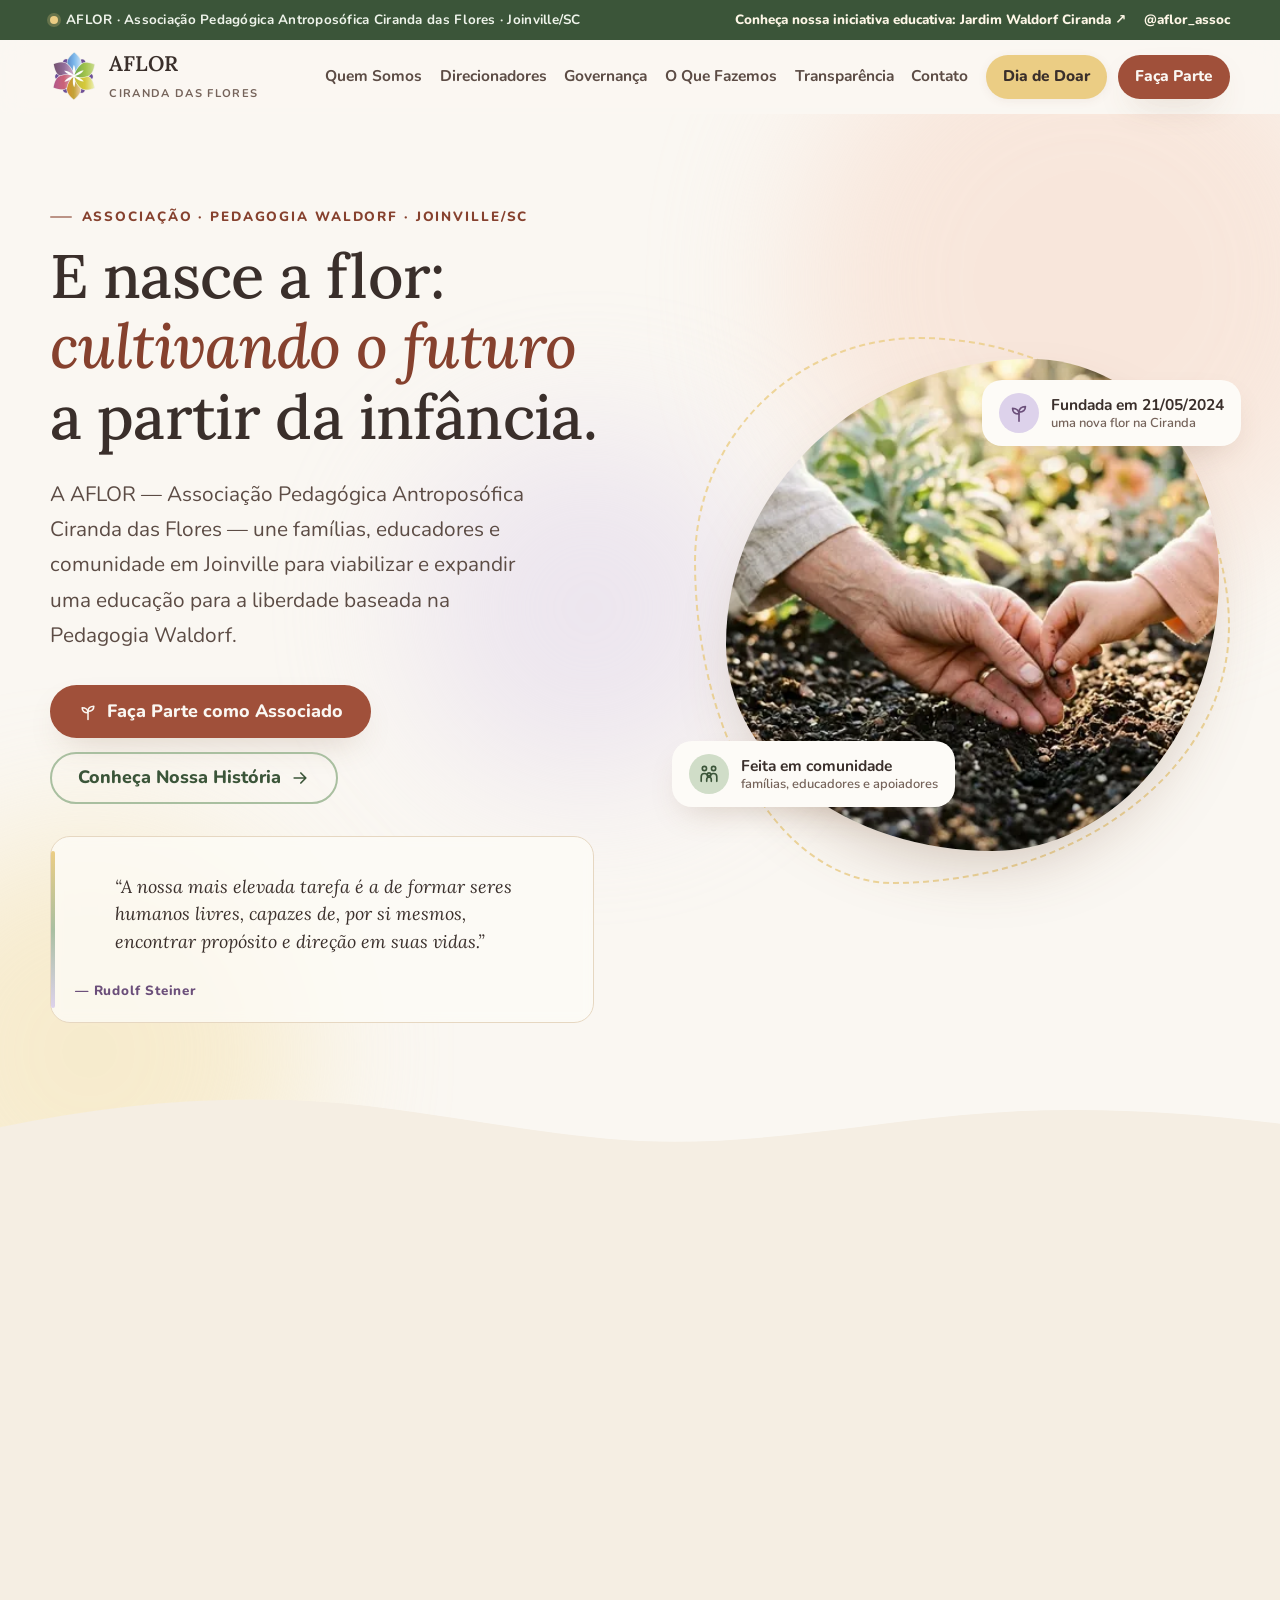
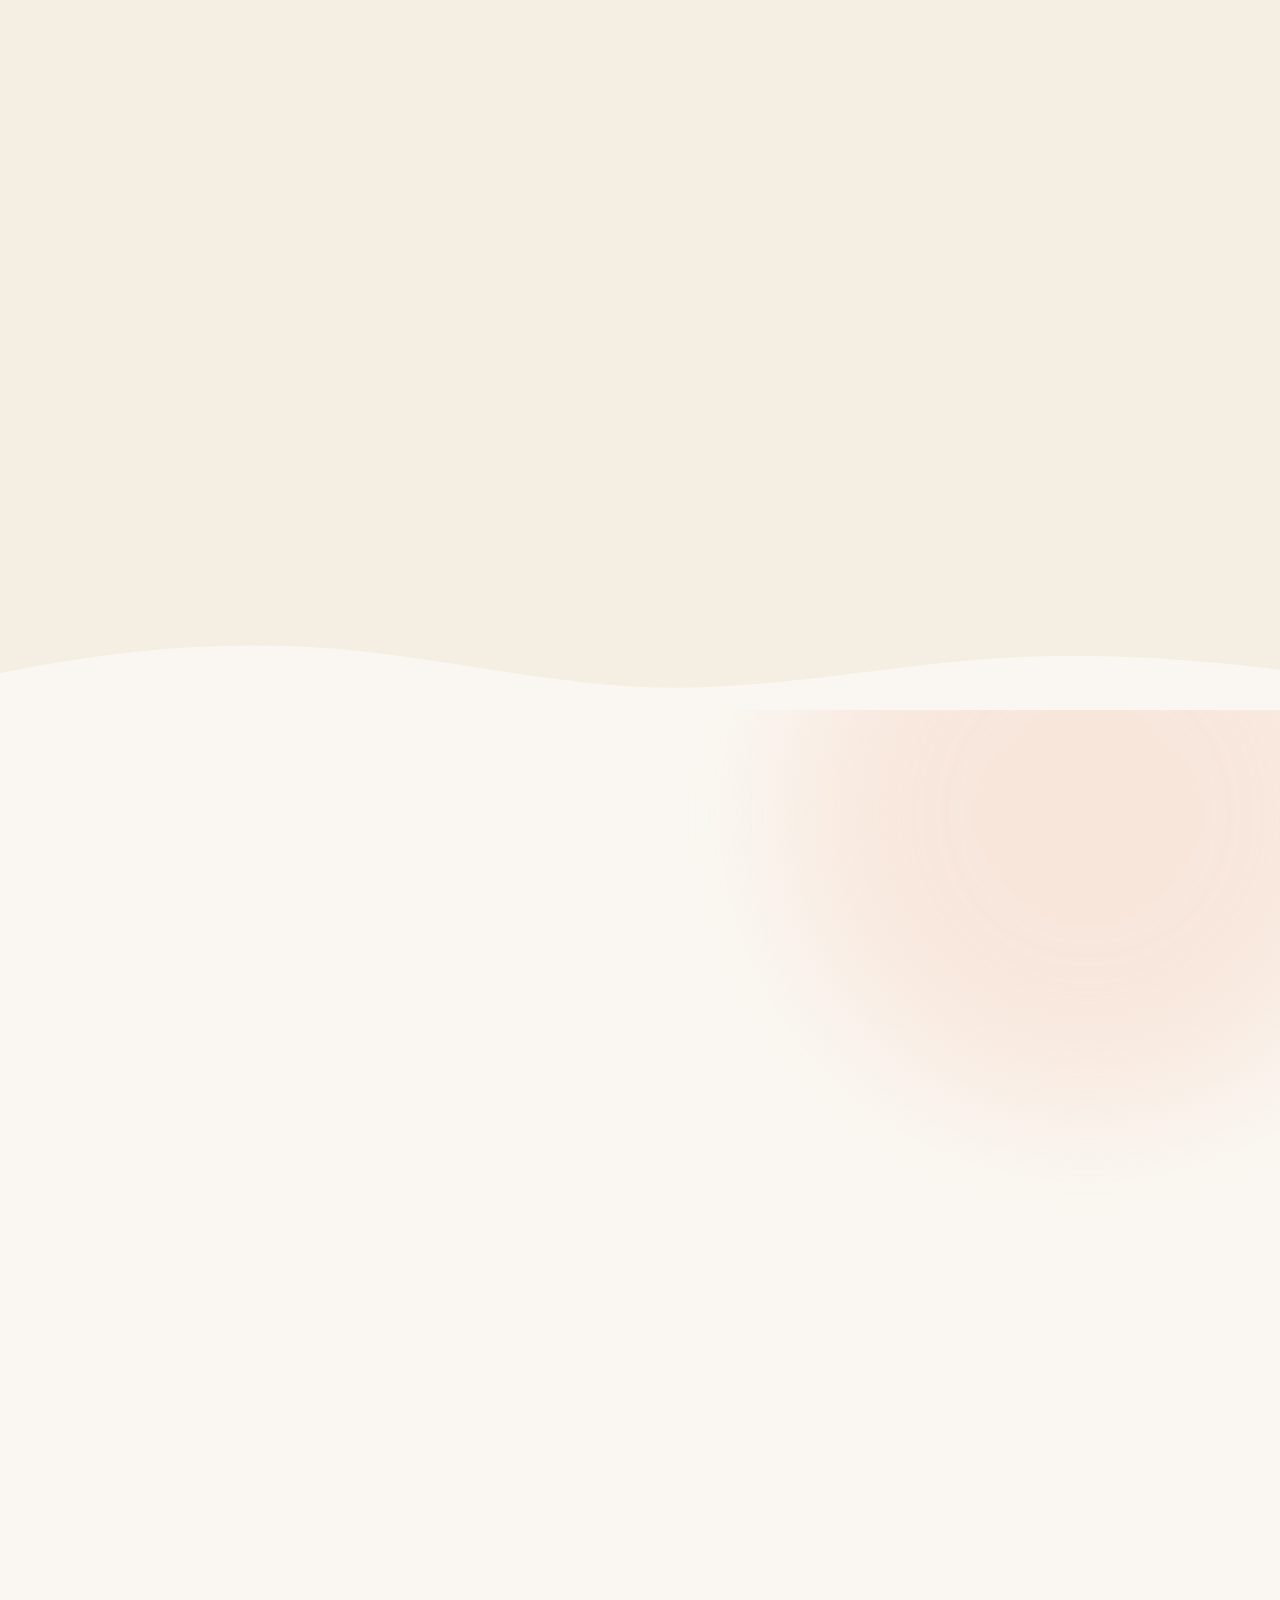
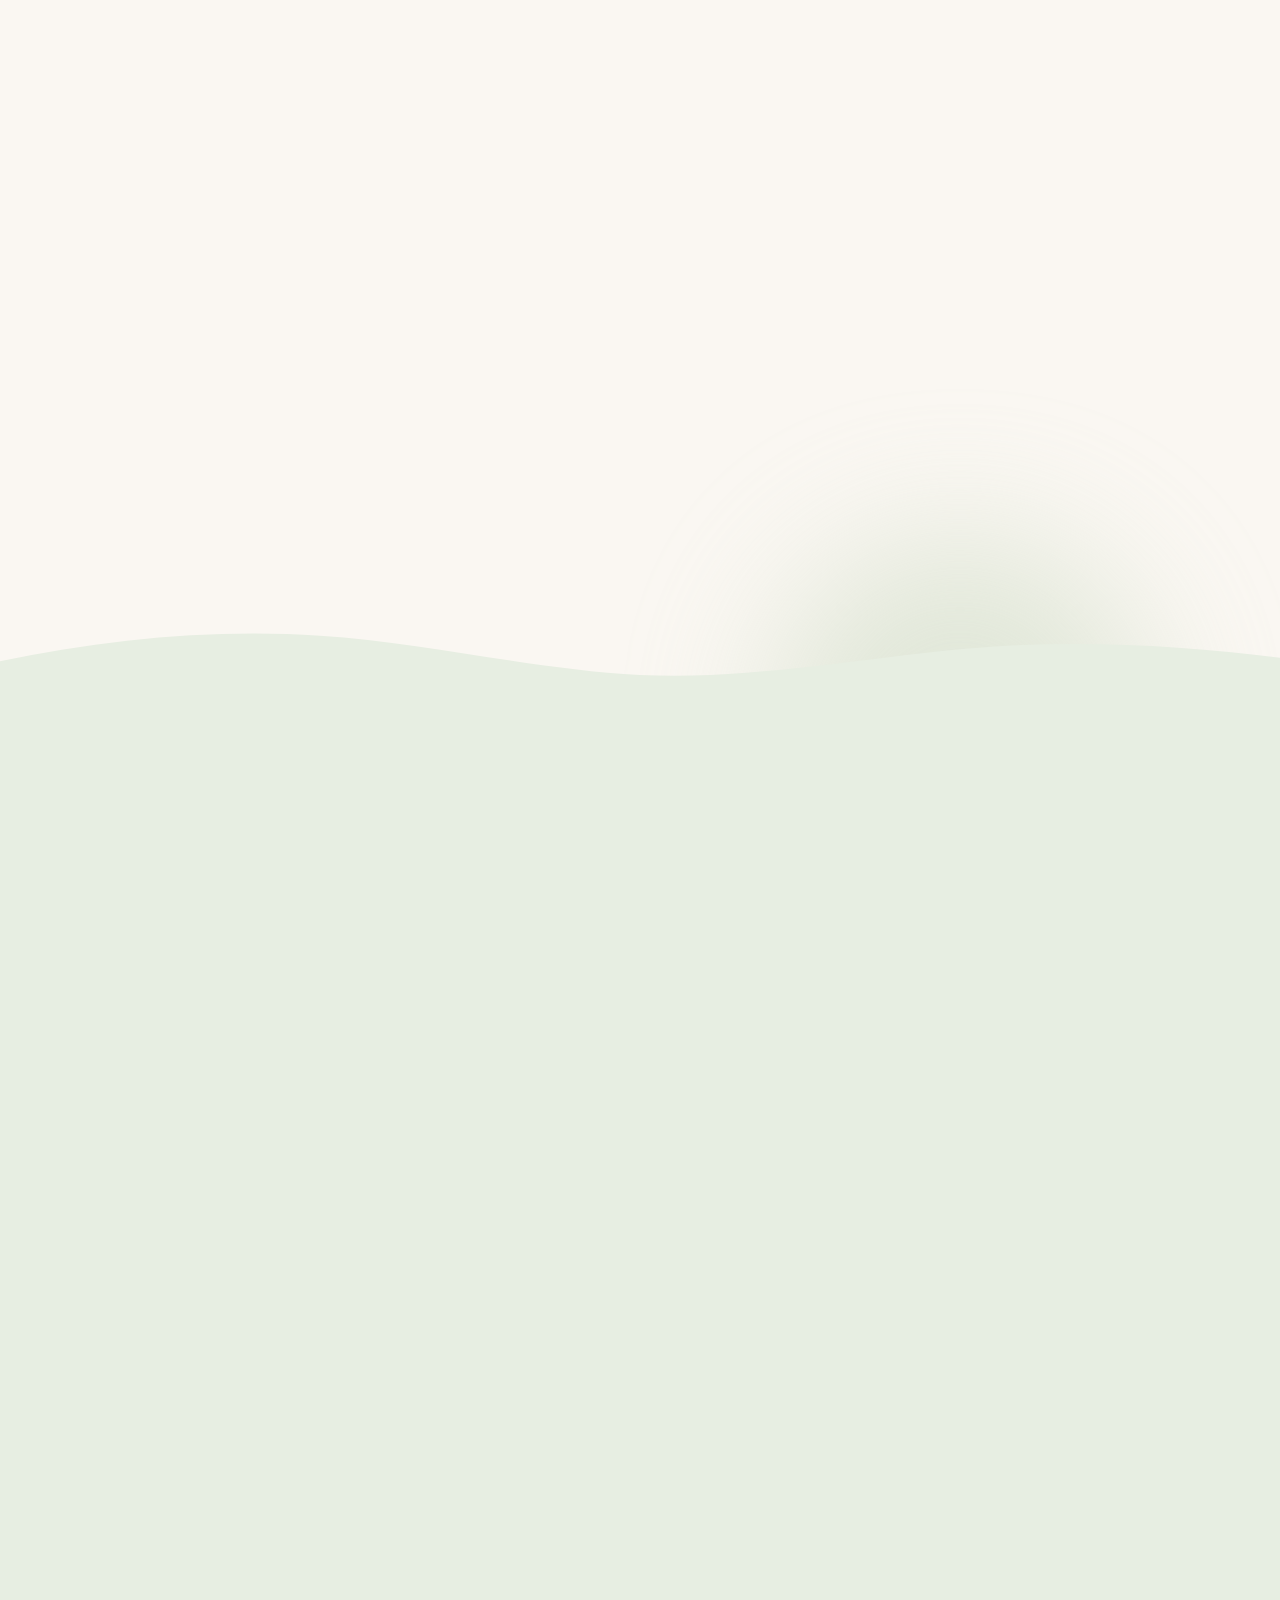
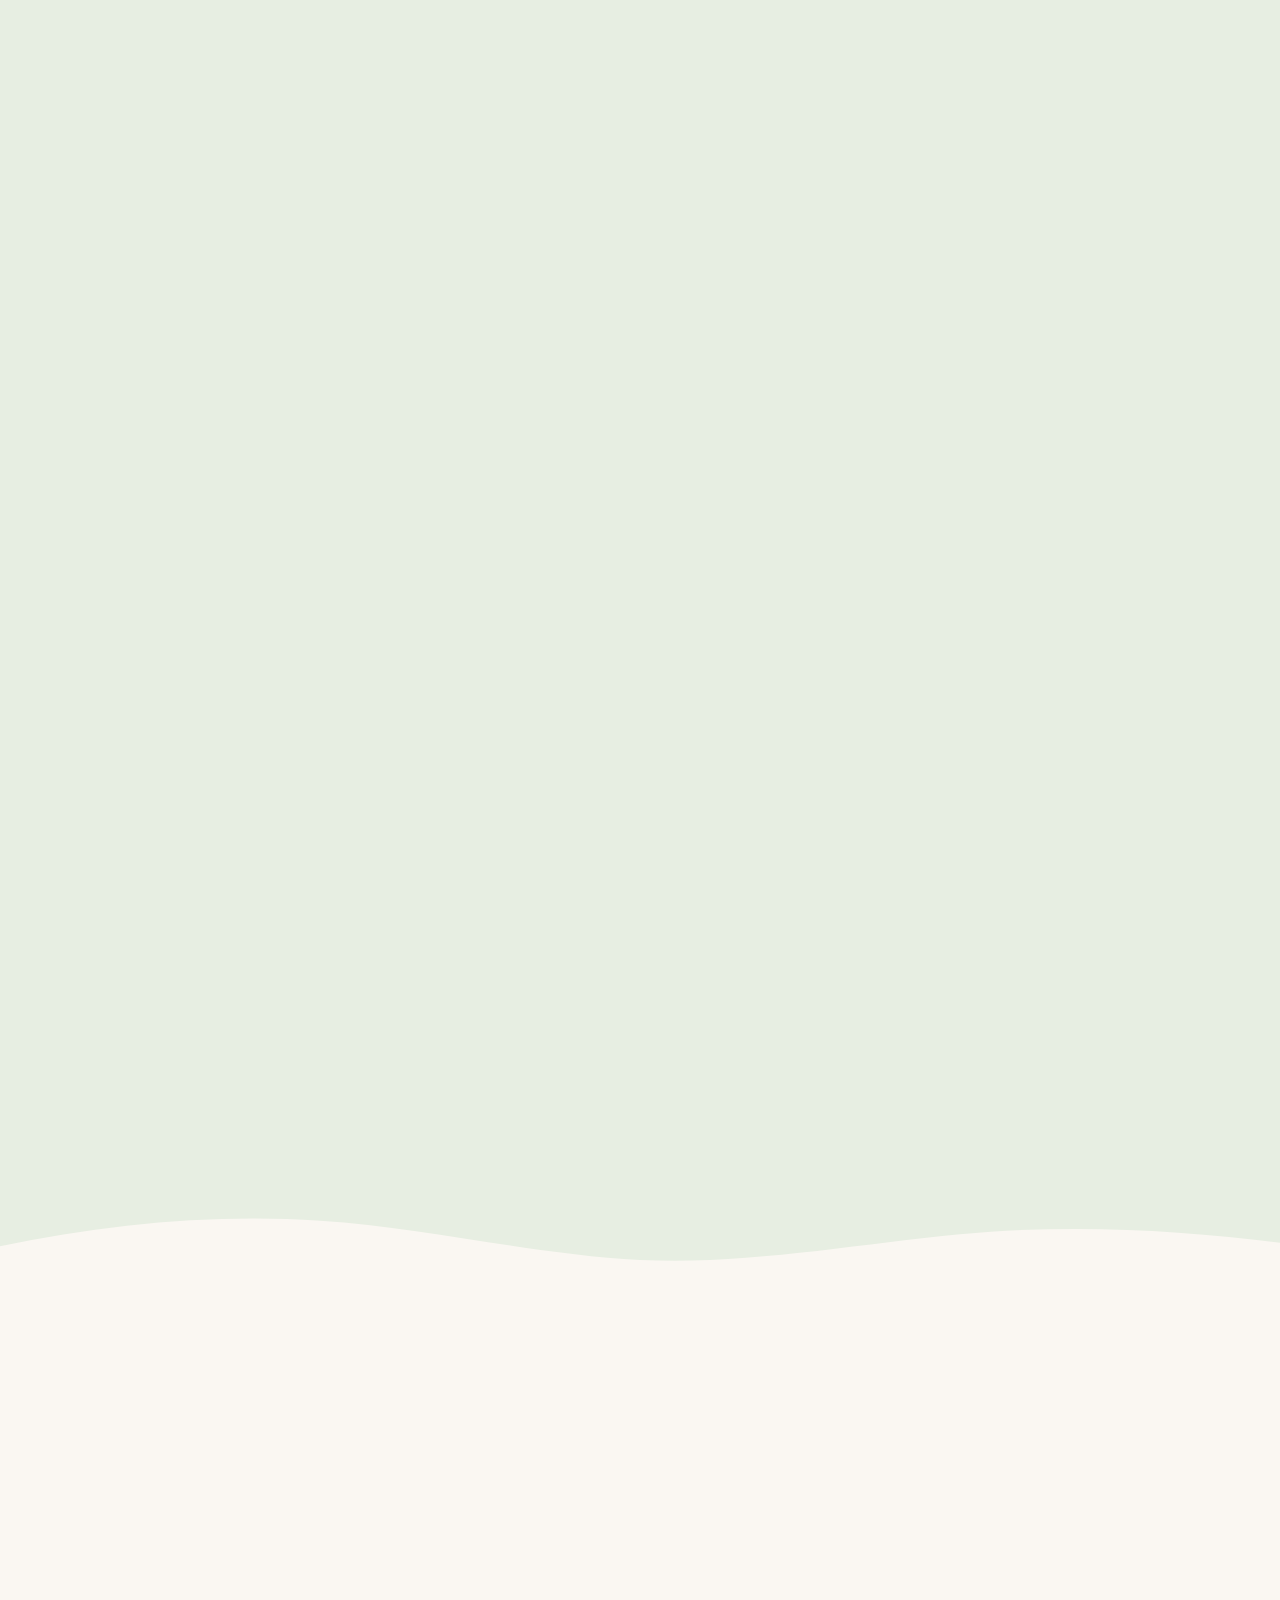
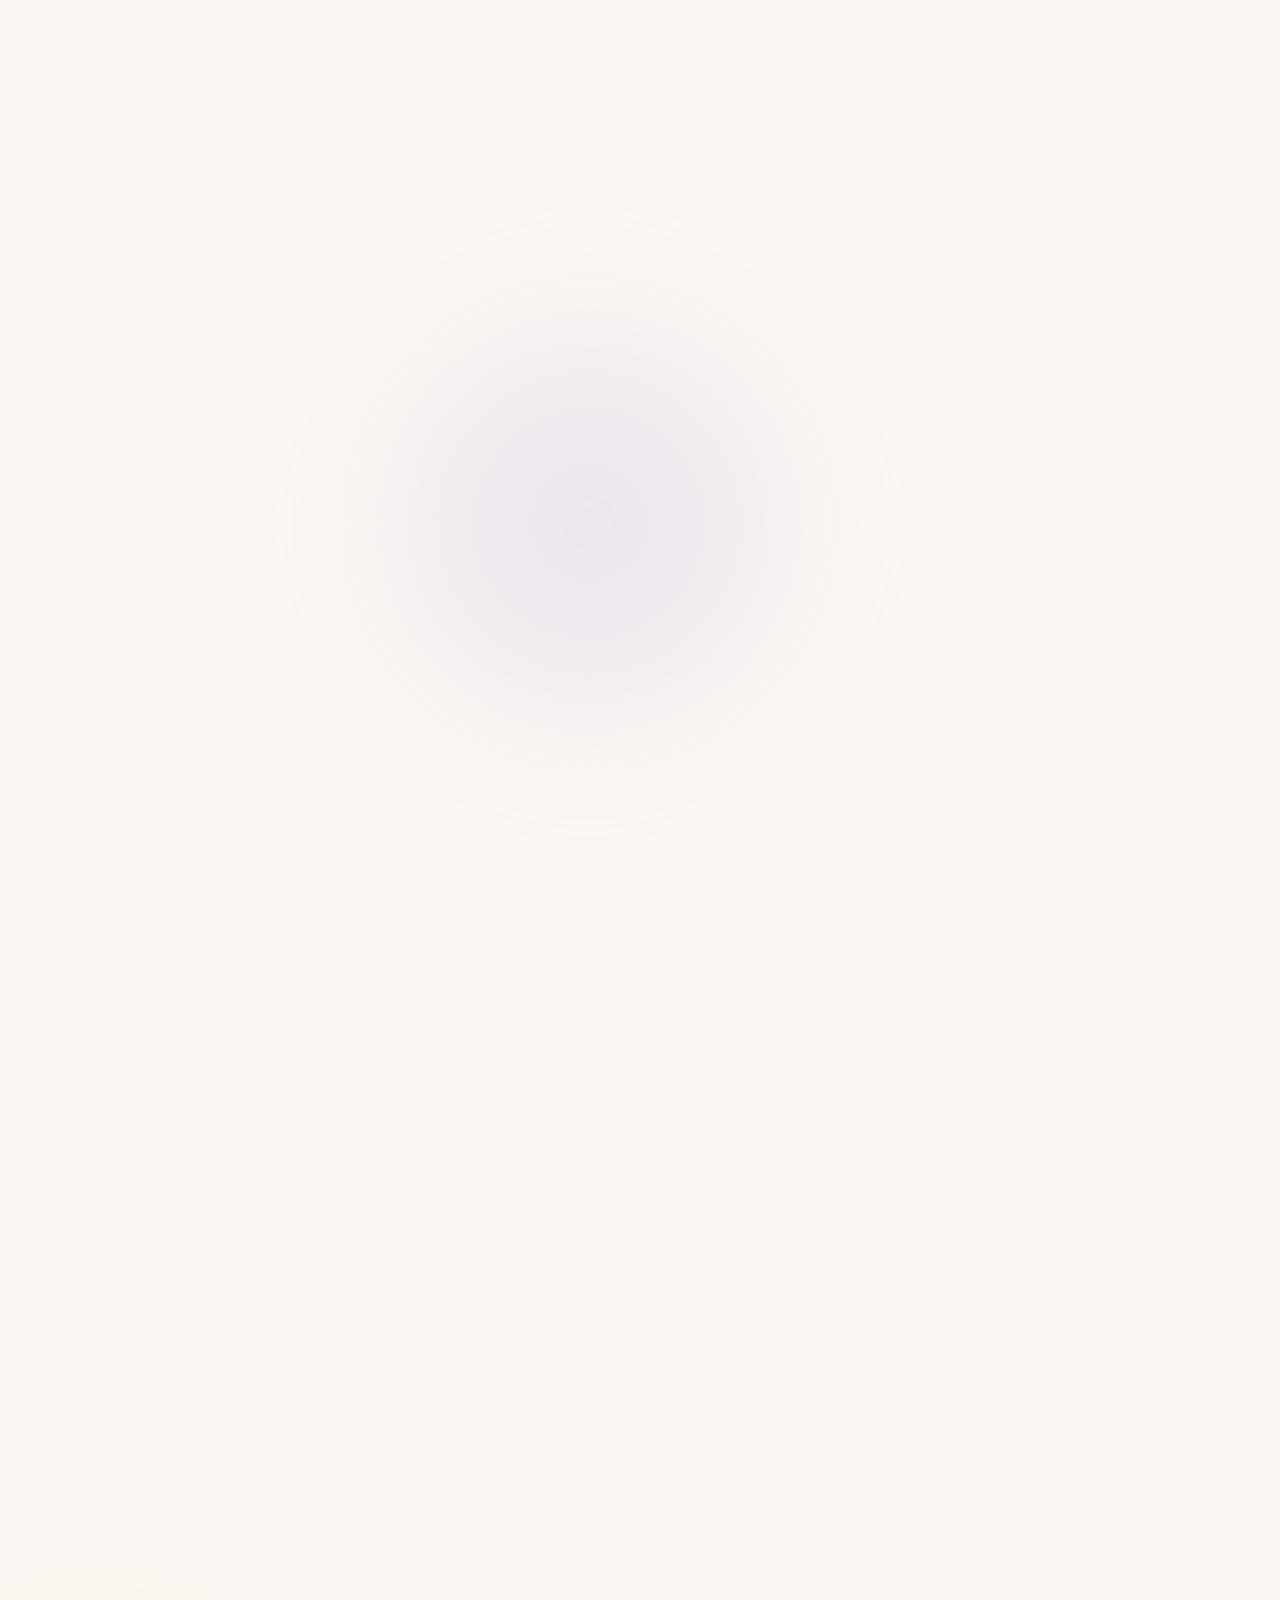
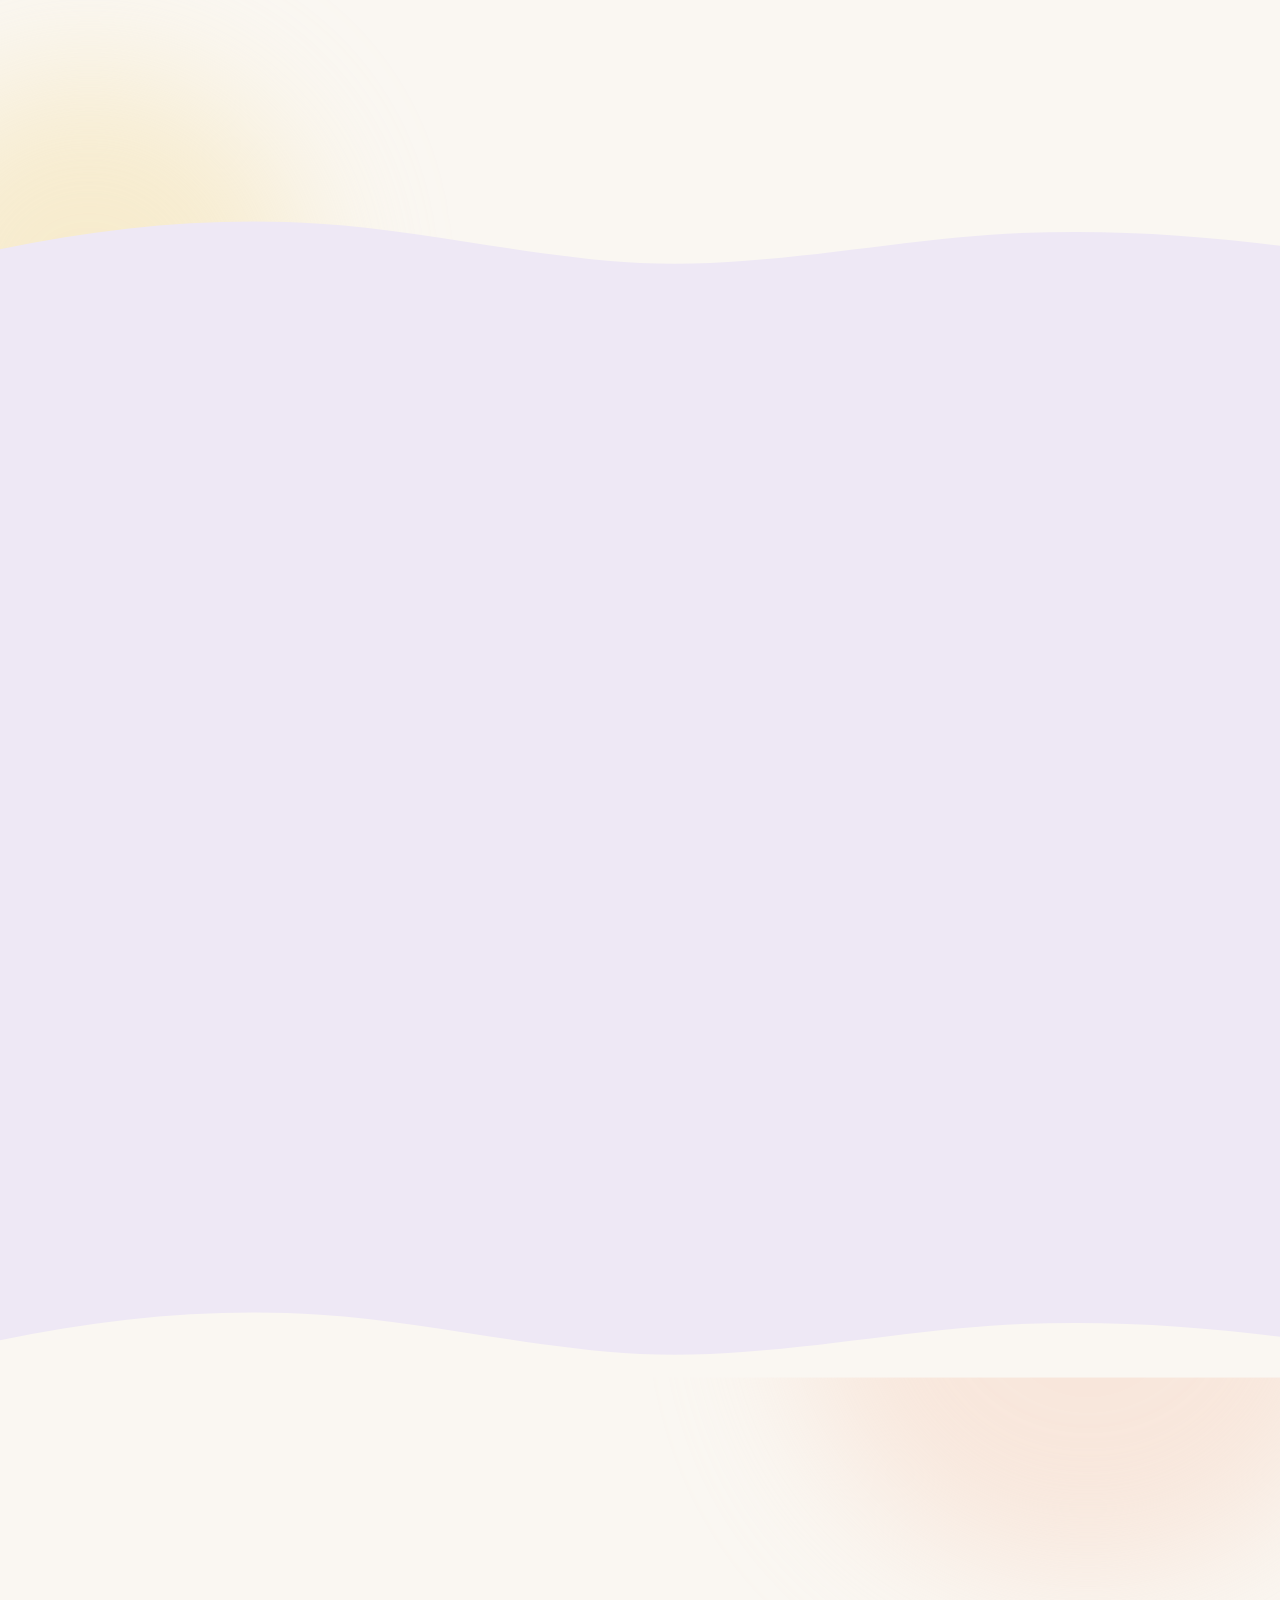
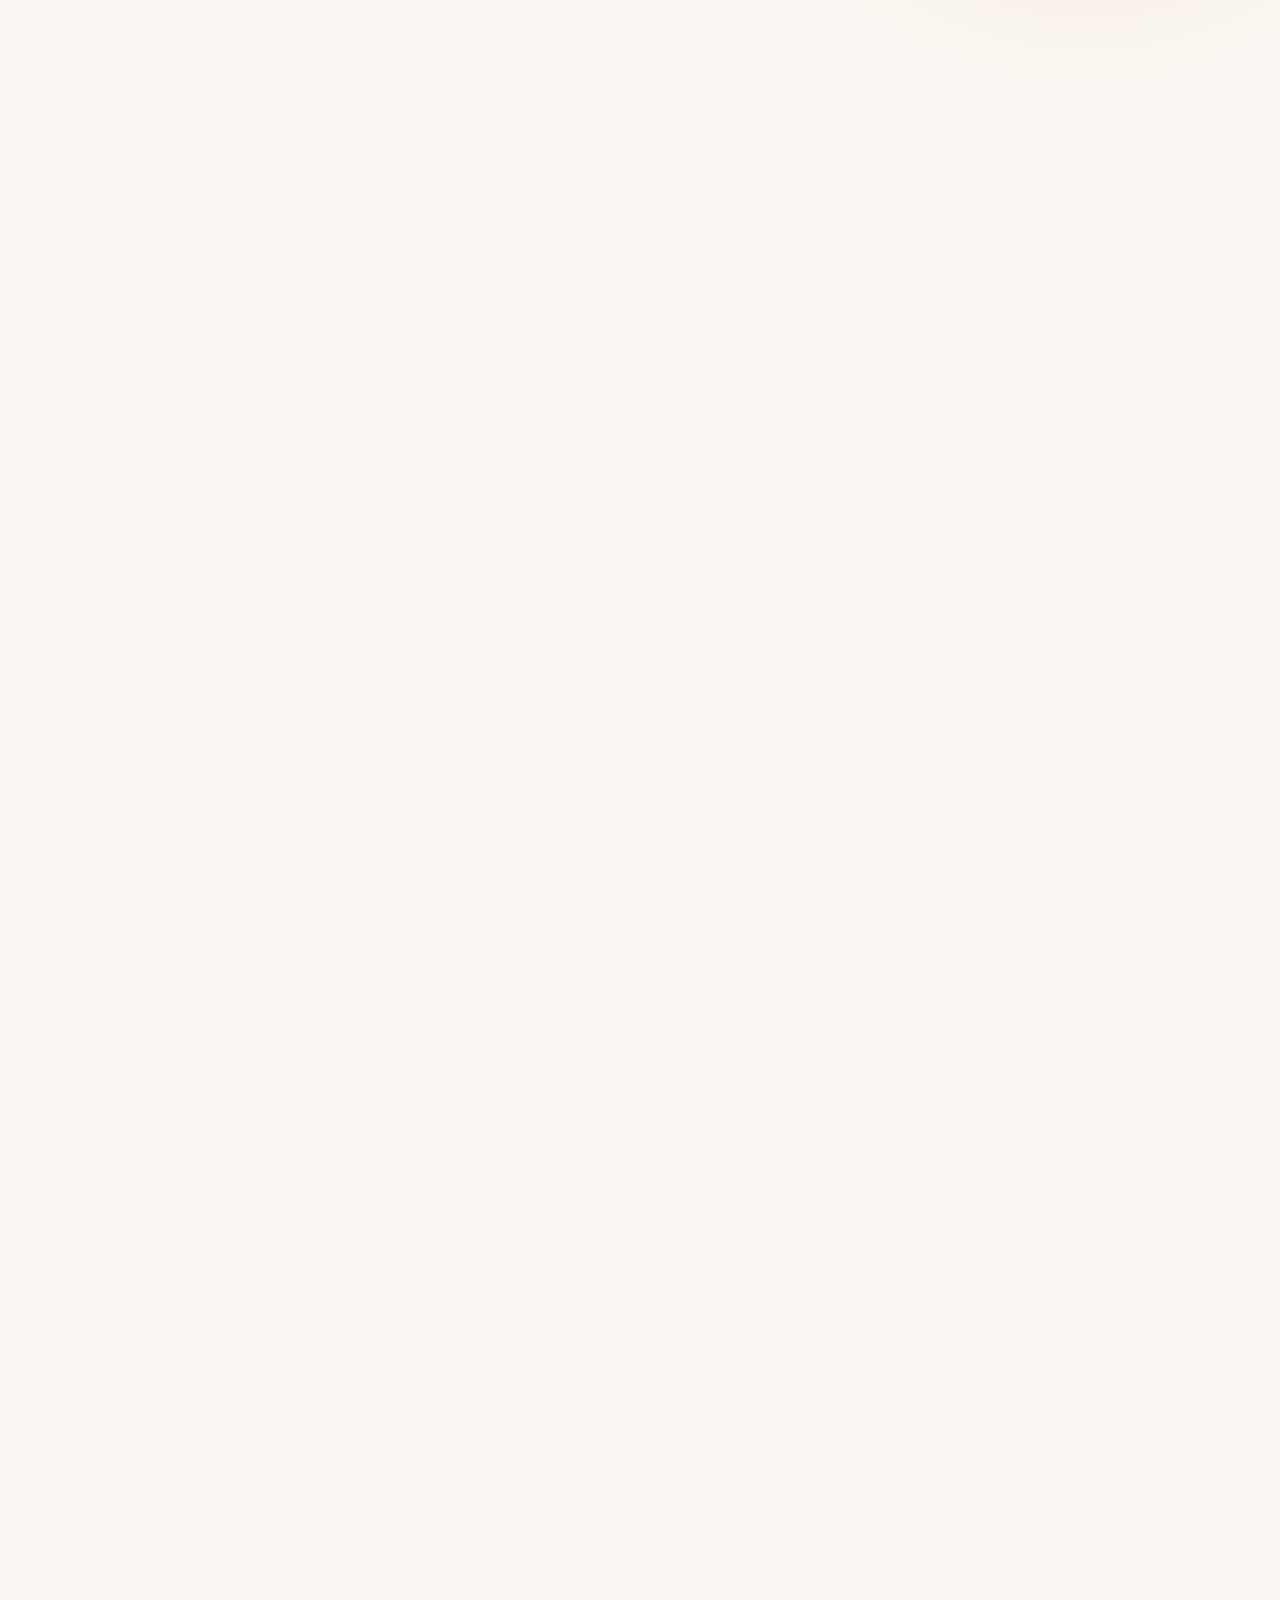
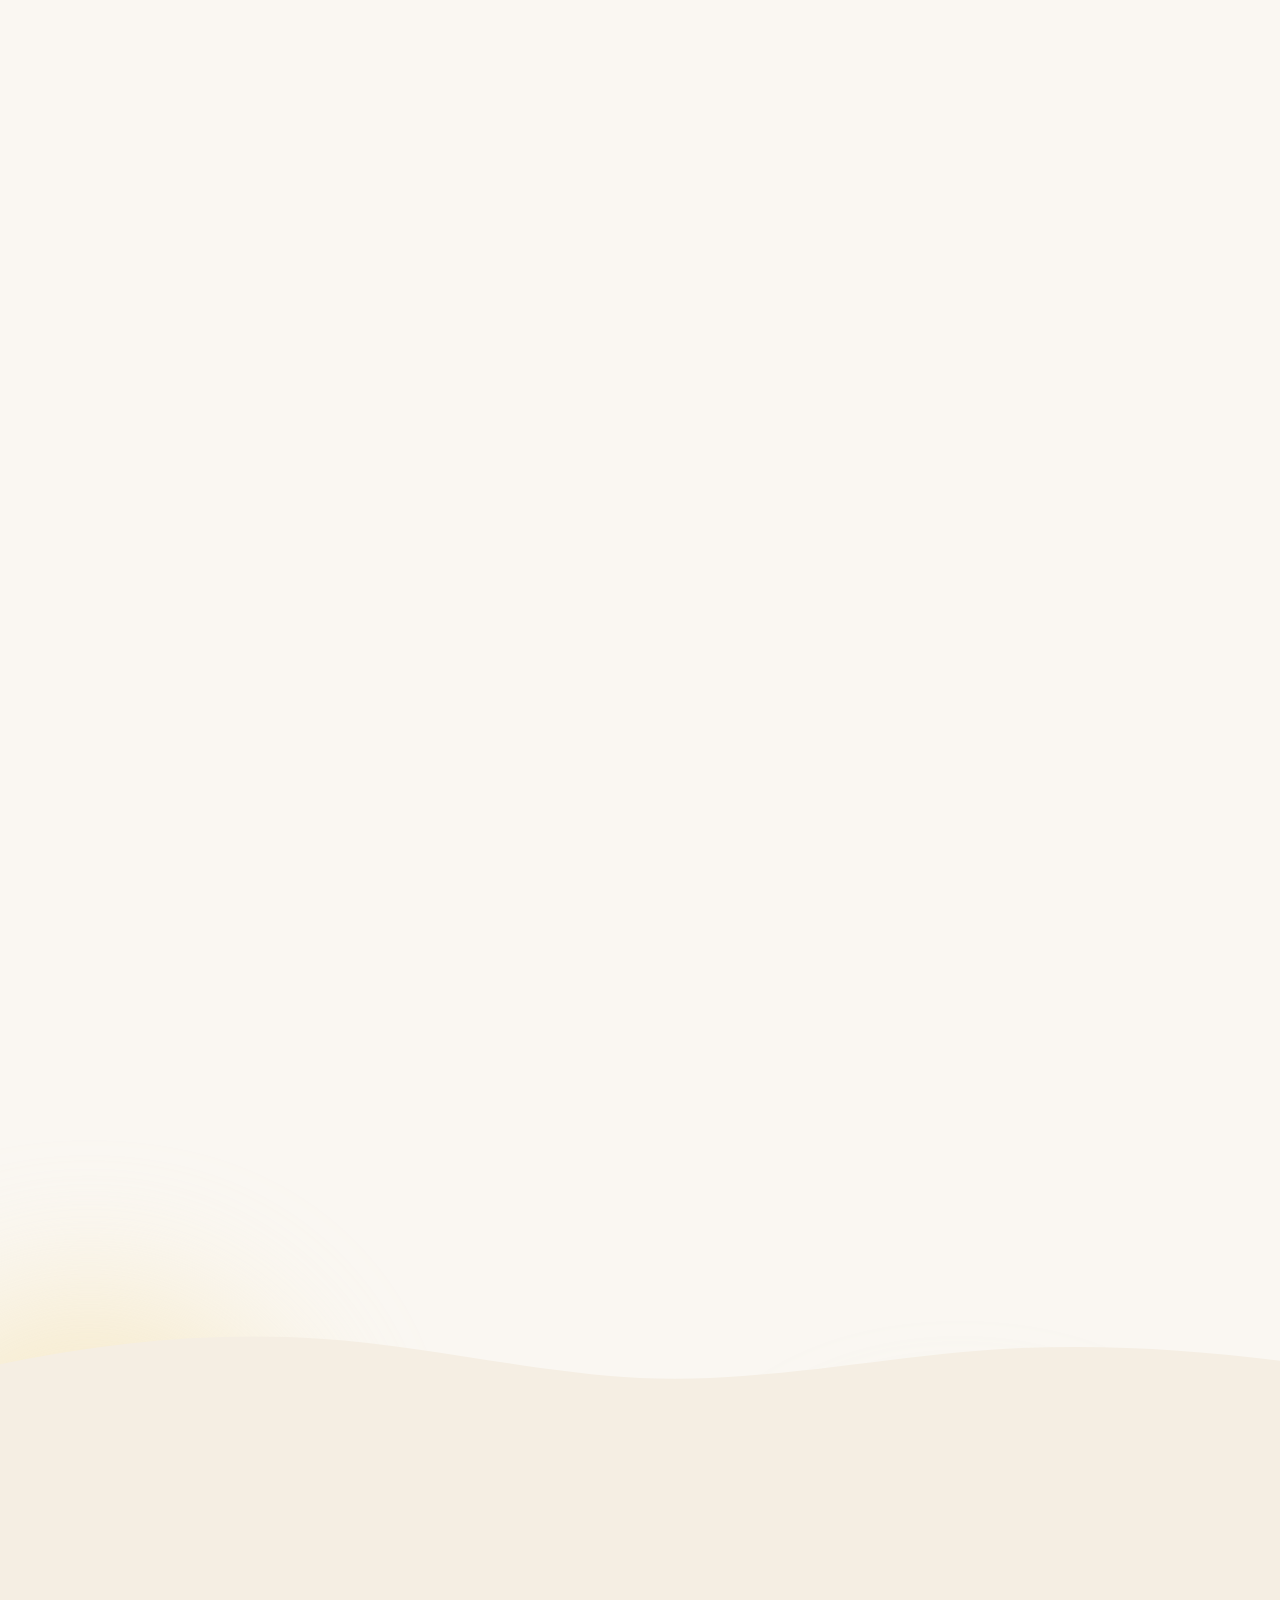
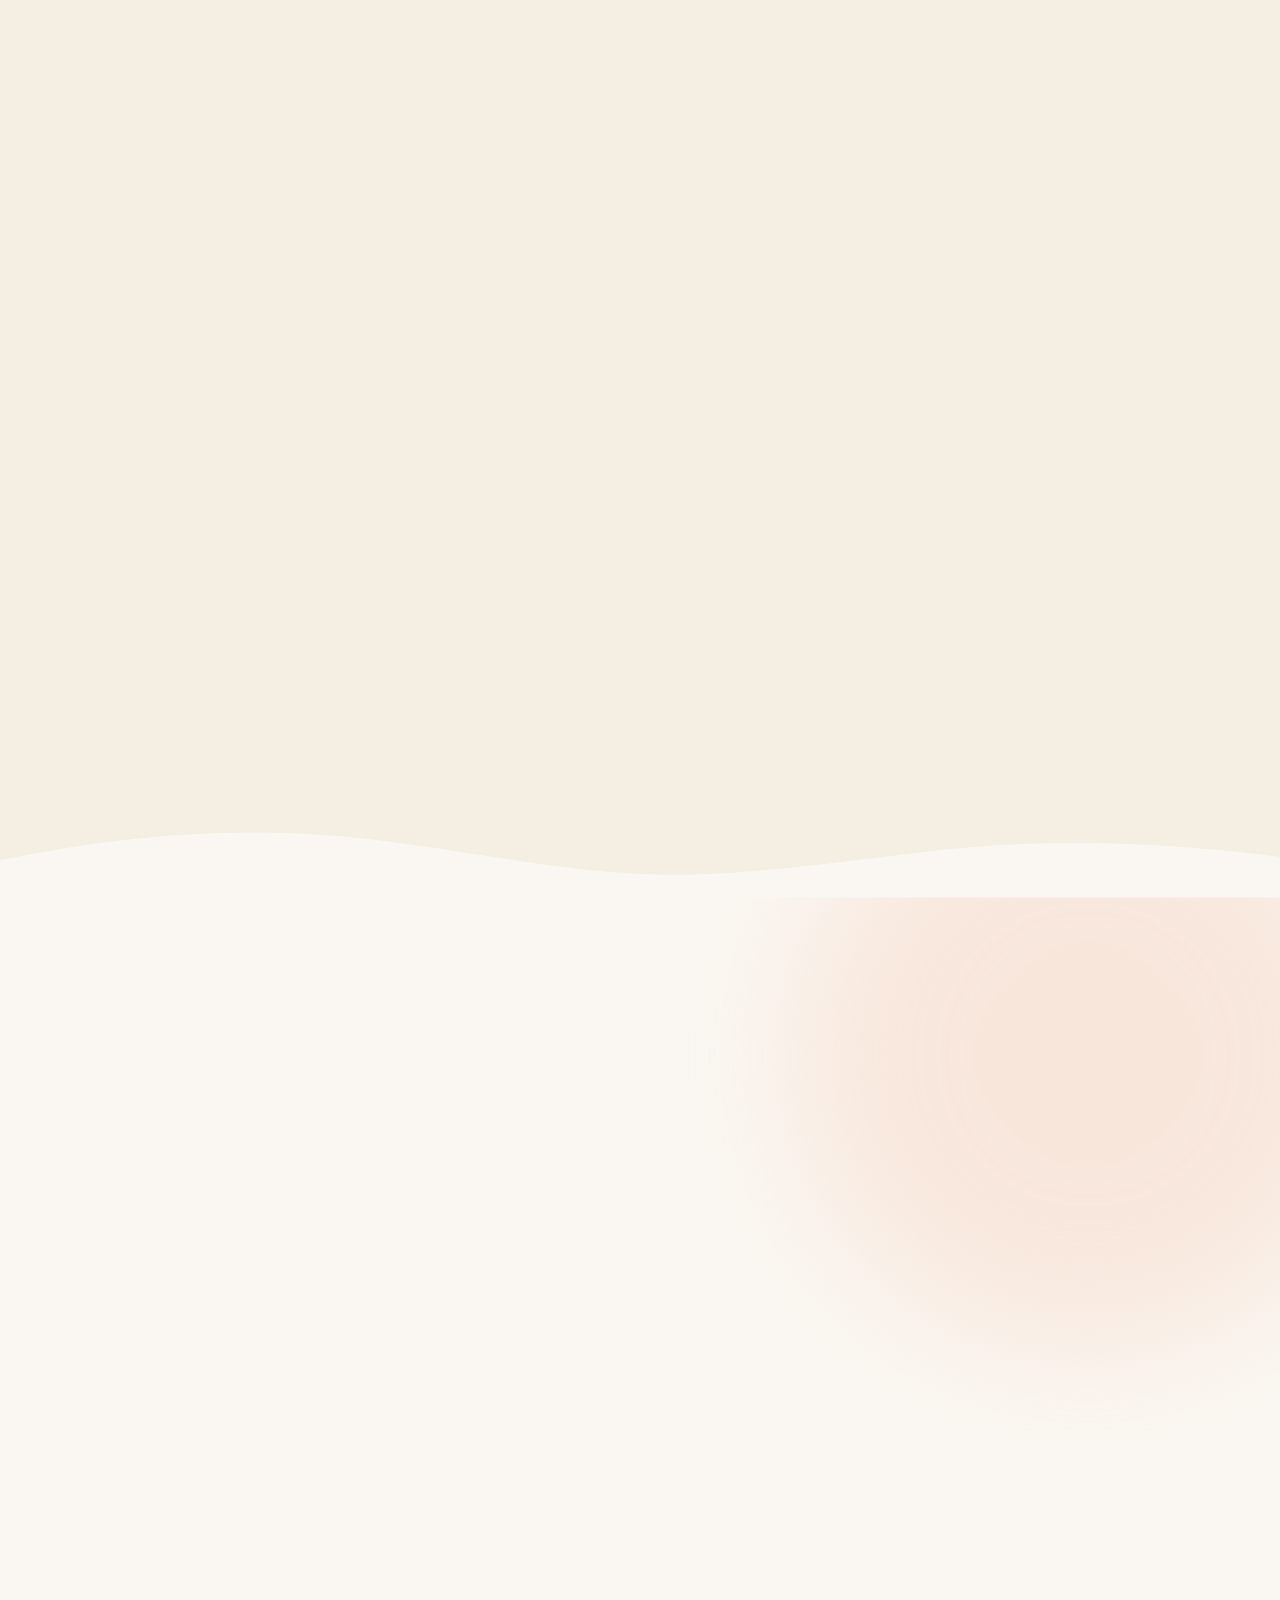
<file: index.html>
<!doctype html>
<html lang="pt-BR">

<head>
  <meta charset="utf-8">
  <meta name="viewport" content="width=device-width, initial-scale=1">

  <!-- =========================================================
       SEGURANÇA (GitHub Pages não permite cabeçalhos HTTP próprios)
       CSP estrita, idêntica à do Jardim Ciranda: nenhum script/estilo
       inline, nada de terceiros exceto o endpoint de formulário e os
       iframes de mapa carregados sob demanda.
       ========================================================= -->
  <meta http-equiv="Content-Security-Policy"
    content="default-src 'self'; script-src 'self'; style-src 'self'; img-src 'self' data:; font-src 'self'; connect-src 'self' https://api.web3forms.com https://formspree.io; frame-src https://www.openstreetmap.org; form-action 'self' https://api.web3forms.com https://formspree.io; base-uri 'self'; object-src 'none'; manifest-src 'self'; worker-src 'none'; upgrade-insecure-requests">
  <meta name="referrer" content="strict-origin-when-cross-origin">

  <!-- =========================== SEO =========================== -->
  <title>AFLOR | Associação Pedagógica Antroposófica Ciranda das Flores — Joinville/SC</title>
  <meta name="description"
    content="A AFLOR une famílias, educadores e comunidade em Joinville/SC para viabilizar e expandir uma educação para a liberdade baseada na Pedagogia Waldorf. Associe-se, doe ou seja voluntário.">
  <!-- ⚠️ Em produção (domínio próprio), atualize canonical, og:url e og:image. -->
  <link rel="canonical" href="https://donxergio.github.io/AFLOR/">
  <link rel="alternate" hreflang="pt-BR" href="https://donxergio.github.io/AFLOR/">
  <meta name="robots" content="index, follow, max-image-preview:large">
  <meta name="theme-color" content="#faf7f2">
  <meta name="color-scheme" content="light">
  <meta name="format-detection" content="telephone=no">
  <meta name="geo.region" content="BR-SC">
  <meta name="geo.placename" content="Joinville">

  <!-- Open Graph (pré-visualização no WhatsApp, Facebook, Instagram) -->
  <meta property="og:type" content="website">
  <meta property="og:locale" content="pt_BR">
  <meta property="og:site_name" content="AFLOR — Ciranda das Flores">
  <meta property="og:url" content="https://donxergio.github.io/AFLOR/">
  <meta property="og:title" content="AFLOR — E nasce a flor: cultivando o futuro a partir da infância">
  <meta property="og:description"
    content="Famílias, educadores e comunidade de Joinville unidos por uma educação para a liberdade baseada na Pedagogia Waldorf.">
  <meta property="og:image" content="https://donxergio.github.io/AFLOR/assets/img/og-aflor.jpg">
  <meta property="og:image:type" content="image/jpeg">
  <meta property="og:image:width" content="1200">
  <meta property="og:image:height" content="630">
  <meta property="og:image:alt" content="Mãos de um adulto e de uma criança plantando sementes na terra">
  <meta name="twitter:card" content="summary_large_image">
  <meta name="twitter:title" content="AFLOR — Associação Pedagógica Antroposófica Ciranda das Flores">
  <meta name="twitter:description" content="Cultivando o futuro a partir da infância, em Joinville/SC.">
  <meta name="twitter:image" content="https://donxergio.github.io/AFLOR/assets/img/og-aflor.jpg">

  <!-- Ícones e manifesto -->
  <link rel="icon" href="assets/img/favicon-32.png" type="image/png" sizes="32x32">
  <link rel="icon" href="assets/img/icon-192.png" type="image/png" sizes="192x192">
  <link rel="apple-touch-icon" href="assets/img/apple-touch-icon.png">
  <link rel="manifest" href="site.webmanifest">

  <!-- Performance: fontes e imagem LCP pré-carregadas (mesmo domínio) -->
  <link rel="preload" href="assets/fonts/lora-var.woff2" as="font" type="font/woff2" crossorigin>
  <link rel="preload" href="assets/fonts/nunito-var.woff2" as="font" type="font/woff2" crossorigin>
  <link rel="preload" as="image" type="image/webp"
    imagesrcset="assets/img/maos-semeando-640.webp 640w, assets/img/maos-semeando-1280.webp 1280w"
    imagesizes="(max-width: 900px) 90vw, 560px" fetchpriority="high">

  <link rel="stylesheet" href="assets/css/styles.css?v=3">
  <script src="assets/js/config.js?v=3" defer></script>
  <script src="assets/js/main.js?v=3" defer></script>
  <script src="assets/js/form.js?v=3" defer></script>

  <!-- Dados estruturados (Schema.org) — bloco de dados, não é executado pelo navegador -->
  <script type="application/ld+json">
  {
    "@context": "https://schema.org",
    "@graph": [
      {
        "@type": ["NGO", "EducationalOrganization"],
        "@id": "https://donxergio.github.io/AFLOR/#aflor",
        "name": "AFLOR — Associação Pedagógica Antroposófica Ciranda das Flores",
        "alternateName": ["AFLOR", "Ciranda das Flores"],
        "description": "Associação que une famílias, educadores e comunidade em Joinville para viabilizar e expandir uma educação para a liberdade baseada na Pedagogia Waldorf.",
        "url": "https://donxergio.github.io/AFLOR/",
        "logo": "https://donxergio.github.io/AFLOR/assets/img/logo-aflor.png",
        "image": "https://donxergio.github.io/AFLOR/assets/img/og-aflor.jpg",
        "foundingDate": "2024-05-21",
        "foundingLocation": { "@type": "Place", "name": "Joinville, SC, Brasil" },
        "email": "contato.aflor@gmail.com",
        "telephone": "+55-47-98891-6765",
        "address": {
          "@type": "PostalAddress",
          "streetAddress": "Rua General Andrade Neves, 462 - Sala 1 - América",
          "addressLocality": "Joinville",
          "addressRegion": "SC",
          "addressCountry": "BR"
        },
        "areaServed": { "@type": "City", "name": "Joinville" },
        "knowsAbout": ["Pedagogia Waldorf", "Antroposofia", "Sociocracia", "Trimembração Social", "Educação Infantil"],
        "sameAs": ["https://www.instagram.com/aflor_assoc"],
        "subOrganization": {
          "@type": "Preschool",
          "name": "Jardim Waldorf Ciranda",
          "url": "https://donxergio.github.io/JardimCiranda/"
        }
      },
      {
        "@type": "WebSite",
        "@id": "https://donxergio.github.io/AFLOR/#website",
        "url": "https://donxergio.github.io/AFLOR/",
        "name": "AFLOR",
        "inLanguage": "pt-BR",
        "publisher": { "@id": "https://donxergio.github.io/AFLOR/#aflor" }
      }
    ]
  }
  </script>
</head>

<body>
  <a class="skip-link" href="#conteudo">Pular para o conteúdo</a>

  <!-- Sprite de ícones (SVG inline é permitido pela CSP) -->
  <svg xmlns="http://www.w3.org/2000/svg" class="sr-only" aria-hidden="true" focusable="false">
    <!-- Logo do Jardim Ciranda (site irmão) -->
    <symbol id="i-logo-jardim" viewBox="0 0 48 48">
      <circle cx="24" cy="24" r="8" fill="#ebcd84" />
      <circle cx="24" cy="6" r="3.2" fill="#f0c3ab" />
      <circle cx="36.7" cy="11.3" r="3.2" fill="#a9bfa0" />
      <circle cx="42" cy="24" r="3.2" fill="#ddd2eb" />
      <circle cx="36.7" cy="36.7" r="3.2" fill="#f0c3ab" />
      <circle cx="24" cy="42" r="3.2" fill="#a9bfa0" />
      <circle cx="11.3" cy="36.7" r="3.2" fill="#ddd2eb" />
      <circle cx="6" cy="24" r="3.2" fill="#f0c3ab" />
      <circle cx="11.3" cy="11.3" r="3.2" fill="#a9bfa0" />
      <circle cx="24" cy="24" r="15" fill="none" stroke="#a0503a" stroke-width="2.4" stroke-linecap="round"
        stroke-dasharray="3 5.4" opacity=".55" />
    </symbol>
    <symbol id="i-whatsapp" viewBox="0 0 24 24">
      <path fill="currentColor"
        d="M12.04 2a9.9 9.9 0 0 0-8.5 15l-1.4 5.1 5.2-1.4A9.9 9.9 0 1 0 12.04 2Zm0 18.1a8.2 8.2 0 0 1-4.2-1.2l-.3-.2-3.1.8.8-3-.2-.3a8.2 8.2 0 1 1 7 3.9Zm4.5-6.1c-.2-.1-1.5-.7-1.7-.8-.2-.1-.4-.1-.6.1l-.8 1c-.1.2-.3.2-.5.1a6.7 6.7 0 0 1-3.3-2.9c-.3-.4.3-.4.7-1.3.1-.2 0-.3 0-.4l-.8-1.8c-.2-.5-.4-.4-.6-.4h-.5a1 1 0 0 0-.7.3 3 3 0 0 0-.9 2.2 5.2 5.2 0 0 0 1.1 2.7 11.8 11.8 0 0 0 4.5 4c1.7.7 2.3.8 3.2.6a2.7 2.7 0 0 0 1.8-1.2 2.2 2.2 0 0 0 .1-1.3c0-.1-.2-.2-.5-.3Z" />
    </symbol>
    <symbol id="i-arrow" viewBox="0 0 24 24" fill="none" stroke="currentColor" stroke-width="2" stroke-linecap="round"
      stroke-linejoin="round">
      <path d="M5 12h14M13 6l6 6-6 6" />
    </symbol>
    <symbol id="i-external" viewBox="0 0 24 24" fill="none" stroke="currentColor" stroke-width="2"
      stroke-linecap="round" stroke-linejoin="round">
      <path d="M14 4h6v6M20 4l-9 9" />
      <path d="M18 14v5a1 1 0 0 1-1 1H5a1 1 0 0 1-1-1V7a1 1 0 0 1 1-1h5" />
    </symbol>
    <symbol id="i-chevron" viewBox="0 0 24 24" fill="none" stroke="currentColor" stroke-width="2.4"
      stroke-linecap="round" stroke-linejoin="round">
      <path d="m6 9 6 6 6-6" />
    </symbol>
    <symbol id="i-leaf" viewBox="0 0 24 24" fill="none" stroke="currentColor" stroke-width="1.8" stroke-linecap="round"
      stroke-linejoin="round">
      <path d="M5 19c0-8 5-13 15-14-1 10-6 15-14 15" />
      <path d="M5 19 13 11" />
    </symbol>
    <symbol id="i-sprout" viewBox="0 0 24 24" fill="none" stroke="currentColor" stroke-width="1.8"
      stroke-linecap="round" stroke-linejoin="round">
      <path d="M12 21v-8" />
      <path d="M12 13C12 9 9 7 5 7c0 4 3 6 7 6Z" />
      <path d="M12 11c0-3.5 2.5-6 7-6 0 4-3 6-7 6Z" />
    </symbol>
    <symbol id="i-sun" viewBox="0 0 24 24" fill="none" stroke="currentColor" stroke-width="1.8" stroke-linecap="round">
      <circle cx="12" cy="12" r="4.2" />
      <path
        d="M12 2.5v2M12 19.5v2M2.5 12h2M19.5 12h2M5.3 5.3l1.4 1.4M17.3 17.3l1.4 1.4M5.3 18.7l1.4-1.4M17.3 6.7l1.4-1.4" />
    </symbol>
    <symbol id="i-tree" viewBox="0 0 24 24" fill="none" stroke="currentColor" stroke-width="1.8" stroke-linecap="round"
      stroke-linejoin="round">
      <path d="M12 21v-6" />
      <path
        d="M12 15c-4.5 0-7-2.4-7-5.6A5.3 5.3 0 0 1 9 4.4a4.6 4.6 0 0 1 6 0 5.3 5.3 0 0 1 4 5c0 3.2-2.5 5.6-7 5.6Z" />
    </symbol>
    <symbol id="i-heart" viewBox="0 0 24 24" fill="none" stroke="currentColor" stroke-width="1.8" stroke-linecap="round"
      stroke-linejoin="round">
      <path d="M12 20s-7.5-4.4-7.5-10A4.3 4.3 0 0 1 12 7.4 4.3 4.3 0 0 1 19.5 10c0 5.6-7.5 10-7.5 10Z" />
    </symbol>
    <symbol id="i-family" viewBox="0 0 24 24" fill="none" stroke="currentColor" stroke-width="1.8"
      stroke-linecap="round" stroke-linejoin="round">
      <circle cx="7" cy="6" r="2.3" />
      <circle cx="17" cy="6" r="2.3" />
      <circle cx="12" cy="12.5" r="1.8" />
      <path d="M3.5 20v-5a3.5 3.5 0 0 1 7 0M13.5 15a3.5 3.5 0 0 1 7 0v5M9.5 20v-2a2.5 2.5 0 0 1 5 0v2" />
    </symbol>
    <symbol id="i-circle" viewBox="0 0 24 24" fill="none" stroke="currentColor" stroke-width="1.8"
      stroke-linecap="round">
      <circle cx="12" cy="4.8" r="2" />
      <circle cx="19.2" cy="12" r="2" />
      <circle cx="12" cy="19.2" r="2" />
      <circle cx="4.8" cy="12" r="2" />
      <path d="M14 6.3 17.7 10M17.7 14 14 17.7M10 17.7 6.3 14M6.3 10 10 6.3" />
    </symbol>
    <symbol id="i-compass" viewBox="0 0 24 24" fill="none" stroke="currentColor" stroke-width="1.8"
      stroke-linecap="round" stroke-linejoin="round">
      <circle cx="12" cy="12" r="9" />
      <path d="m15.5 8.5-2 5-5 2 2-5Z" />
    </symbol>
    <symbol id="i-eye" viewBox="0 0 24 24" fill="none" stroke="currentColor" stroke-width="1.8" stroke-linecap="round"
      stroke-linejoin="round">
      <path d="M2.5 12S6 5.5 12 5.5 21.5 12 21.5 12 18 18.5 12 18.5 2.5 12 2.5 12Z" />
      <circle cx="12" cy="12" r="3" />
    </symbol>
    <symbol id="i-hands" viewBox="0 0 24 24" fill="none" stroke="currentColor" stroke-width="1.8" stroke-linecap="round"
      stroke-linejoin="round">
      <path d="M6 13h2.5l3 2.5H14a1.4 1.4 0 0 1 0 2.8h-3" />
      <path d="M3 12.5h3V20H3z" />
      <path d="m14 18.3 5.2-2.6a1.5 1.5 0 0 1 1.4 2.7L14.5 21H9.5L6 19.5" />
      <path d="M15.5 10S12 8.1 12 5.8A2 2 0 0 1 15.5 4.5 2 2 0 0 1 19 5.8C19 8.1 15.5 10 15.5 10Z" />
    </symbol>
    <symbol id="i-gift" viewBox="0 0 24 24" fill="none" stroke="currentColor" stroke-width="1.8" stroke-linecap="round"
      stroke-linejoin="round">
      <rect x="3.5" y="8" width="17" height="4" rx="1" />
      <path d="M5 12v8h14v-8M12 8v12M12 8S10.5 3.5 8 4.5 9 8 12 8Zm0 0s1.5-4.5 4-3.5S15 8 12 8Z" />
    </symbol>
    <symbol id="i-doc" viewBox="0 0 24 24" fill="none" stroke="currentColor" stroke-width="1.8" stroke-linecap="round"
      stroke-linejoin="round">
      <path d="M14 3H7a2 2 0 0 0-2 2v14a2 2 0 0 0 2 2h10a2 2 0 0 0 2-2V8Z" />
      <path d="M14 3v5h5M9 13h6M9 17h4" />
    </symbol>
    <symbol id="i-assembly" viewBox="0 0 24 24" fill="none" stroke="currentColor" stroke-width="1.8"
      stroke-linecap="round" stroke-linejoin="round">
      <circle cx="12" cy="7" r="2.5" />
      <circle cx="5" cy="11" r="2" />
      <circle cx="19" cy="11" r="2" />
      <path d="M8 20v-3a4 4 0 0 1 8 0v3M2.5 19v-1.5A2.5 2.5 0 0 1 5 15M21.5 19v-1.5A2.5 2.5 0 0 0 19 15" />
    </symbol>
    <symbol id="i-chart" viewBox="0 0 24 24" fill="none" stroke="currentColor" stroke-width="1.8" stroke-linecap="round"
      stroke-linejoin="round">
      <path d="M4 20V4M4 20h16" />
      <path d="M8 16v-4M12 16V8M16 16v-6" />
    </symbol>
    <symbol id="i-instagram" viewBox="0 0 24 24" fill="none" stroke="currentColor" stroke-width="1.8"
      stroke-linecap="round">
      <rect x="3.5" y="3.5" width="17" height="17" rx="5" />
      <circle cx="12" cy="12" r="4" />
      <circle cx="17.2" cy="6.8" r="1" fill="currentColor" stroke="none" />
    </symbol>
    <symbol id="i-palette" viewBox="0 0 24 24" fill="none" stroke="currentColor" stroke-width="1.8"
      stroke-linecap="round" stroke-linejoin="round">
      <path
        d="M12 3a9 9 0 1 0 0 18c1.2 0 1.8-.8 1.8-1.7 0-1.3-1-1.6-1-2.8 0-1 .8-1.7 1.8-1.7H17a4 4 0 0 0 4-4C21 6.6 17 3 12 3Z" />
      <circle cx="7.5" cy="11" r="1.2" />
      <circle cx="10" cy="7" r="1.2" />
      <circle cx="15" cy="7" r="1.2" />
    </symbol>
    <symbol id="i-scale" viewBox="0 0 24 24" fill="none" stroke="currentColor" stroke-width="1.8" stroke-linecap="round"
      stroke-linejoin="round">
      <path d="M12 3v18M7 21h10M4 7h16M6.5 7l-3 7a3 3 0 0 0 6 0Zm11 0-3 7a3 3 0 0 0 6 0Z" />
    </symbol>
    <symbol id="i-self" viewBox="0 0 24 24" fill="none" stroke="currentColor" stroke-width="1.8" stroke-linecap="round">
      <path d="M12 12a1.4 1.4 0 1 1 1.4-1.4 3 3 0 1 1-3 3 4.6 4.6 0 1 1 4.6-4.6 6.3 6.3 0 1 1-6.3 6.3" />
    </symbol>
    <symbol id="i-triad" viewBox="0 0 24 24" fill="none" stroke="currentColor" stroke-width="1.8">
      <circle cx="12" cy="8.5" r="4.6" />
      <circle cx="8.2" cy="15" r="4.6" />
      <circle cx="15.8" cy="15" r="4.6" />
    </symbol>
    <symbol id="i-flow" viewBox="0 0 24 24" fill="none" stroke="currentColor" stroke-width="1.8" stroke-linecap="round">
      <circle cx="5" cy="6" r="2.2" />
      <circle cx="19" cy="6" r="2.2" />
      <circle cx="12" cy="18.5" r="2.2" />
      <path d="M7.4 6h9.2M17.8 8.1l-4.6 8.3M6.2 8.1l4.6 8.3" />
    </symbol>
    <symbol id="i-school" viewBox="0 0 24 24" fill="none" stroke="currentColor" stroke-width="1.8"
      stroke-linecap="round" stroke-linejoin="round">
      <path d="M2.5 10 12 5l9.5 5-9.5 5Z" />
      <path d="M6.5 12.2V16c0 1.5 2.5 3 5.5 3s5.5-1.5 5.5-3v-3.8" />
    </symbol>
    <symbol id="i-chat" viewBox="0 0 24 24" fill="none" stroke="currentColor" stroke-width="1.8" stroke-linecap="round"
      stroke-linejoin="round">
      <path d="M4 5h16v11H9l-5 4Z" />
      <path d="M8 9.5h8M8 12.5h5" />
    </symbol>
    <symbol id="i-home" viewBox="0 0 24 24" fill="none" stroke="currentColor" stroke-width="1.8" stroke-linecap="round"
      stroke-linejoin="round">
      <path d="M3.5 11 12 4l8.5 7" />
      <path d="M5.5 9.5V20h13V9.5" />
      <path d="M10 20v-5h4v5" />
    </symbol>
    <symbol id="i-pin" viewBox="0 0 24 24" fill="none" stroke="currentColor" stroke-width="1.8" stroke-linecap="round"
      stroke-linejoin="round">
      <path d="M12 21s-7-6.1-7-11.5a7 7 0 0 1 14 0C19 14.9 12 21 12 21Z" />
      <circle cx="12" cy="9.5" r="2.5" />
    </symbol>
    <symbol id="i-mail" viewBox="0 0 24 24" fill="none" stroke="currentColor" stroke-width="1.8" stroke-linecap="round"
      stroke-linejoin="round">
      <rect x="3" y="5" width="18" height="14" rx="3.5" />
      <path d="m4 7 8 6 8-6" />
    </symbol>
    <symbol id="i-shield" viewBox="0 0 24 24" fill="none" stroke="currentColor" stroke-width="1.8"
      stroke-linecap="round" stroke-linejoin="round">
      <path d="M12 3 5 6v5.5c0 4.4 3 8 7 9.5 4-1.5 7-5.1 7-9.5V6Z" />
      <path d="m9 12 2 2 4-4" />
    </symbol>
    <symbol id="i-check" viewBox="0 0 24 24" fill="none" stroke="currentColor" stroke-width="1.8" stroke-linecap="round"
      stroke-linejoin="round">
      <circle cx="12" cy="12" r="9" />
      <path d="m8 12 3 3 5-6" />
    </symbol>
    <symbol id="i-plus" viewBox="0 0 24 24" fill="none" stroke="currentColor" stroke-width="1.8" stroke-linecap="round">
      <path d="M12 5v14M5 12h14" />
    </symbol>
    <symbol id="i-wave" viewBox="0 0 1440 90" preserveAspectRatio="none">
      <path d="M0 46c120-26 240-38 360-30s240 40 360 46 240-18 360-30 240-6 360 10V90H0Z" />
    </symbol>
  </svg>

  <!-- ===================== BARRA DO ECOSSISTEMA ===================== -->
  <div class="topbar">
    <div class="container">
      <p><span class="topbar__flower" aria-hidden="true"></span>AFLOR · Associação Pedagógica Antroposófica Ciranda das
        Flores · Joinville/SC</p>
      <div class="topbar__links">
        <!-- 🔗 Link do Jardim: valor definido em assets/js/config.js (jardimUrl). Em produção: https://www.jardimciranda.com.br -->
        <a href="https://donxergio.github.io/JardimCiranda/" data-jardim-link target="_blank" rel="noopener noreferrer"
          id="topbar-jardim">
          Conheça nossa iniciativa educativa: Jardim Waldorf Ciranda ↗
        </a>
        <a class="topbar__social" href="https://www.instagram.com/aflor_assoc" target="_blank" rel="noopener noreferrer"
          id="topbar-instagram">@aflor_assoc</a>
      </div>
    </div>
  </div>

  <!-- ============================ CABEÇALHO ============================ -->
  <header class="site-header" id="topo">
    <div class="container">
      <a class="brand" href="./" aria-label="AFLOR — página inicial">
        <img class="brand__logo" src="assets/img/logo-flor.webp" width="48" height="48" alt="" decoding="async">
        <span>
          <span class="brand__name">AFLOR</span>
          <span class="brand__tag">Ciranda das Flores</span>
        </span>
      </a>

      <button class="nav-toggle" type="button" aria-expanded="false" aria-controls="menu-principal"
        aria-label="Abrir menu" id="btn-menu">
        <span></span>
      </button>

      <nav class="nav" id="menu-principal" aria-label="Menu principal">
        <ul class="nav__list" role="list">
          <li><a href="#quem-somos">Quem Somos</a></li>
          <li><a href="#direcionadores">Direcionadores</a></li>
          <li><a href="#governanca">Governança</a></li>
          <li><a href="#atuacao">O Que Fazemos</a></li>
          <li><a href="#transparencia">Transparência</a></li>
          <li><a href="#contato">Contato</a></li>
        </ul>
        <!-- Campanha temporária: visível só até a data de config.js (diaDeDoar.encerraEm). Oculto por padrão. -->
        <a class="btn btn--sm btn--doar" href="dia-de-doar.html" id="nav-dia-de-doar" data-dia-de-doar hidden>
          <svg aria-hidden="true">
            <use href="#i-gift" />
          </svg>Dia de Doar
        </a>
        <a class="btn btn--sm" href="#faca-parte" id="nav-faca-parte">Faça Parte</a>
      </nav>
    </div>
  </header>

  <main id="conteudo" tabindex="-1">

    <!-- ============================ A. HERO ============================ -->
    <section class="hero hero--aflor" id="inicio" aria-labelledby="hero-titulo">
      <div class="lazur" aria-hidden="true"><span class="l1"></span><span class="l2"></span><span class="l3"></span>
      </div>

      <div class="container hero__grid">
        <div>
          <p class="eyebrow">Associação · Pedagogia Waldorf · Joinville/SC</p>
          <h1 id="hero-titulo">E nasce a flor: <em>cultivando o futuro</em> a partir da infância.</h1>
          <p class="hero__lead">
            A AFLOR — Associação Pedagógica Antroposófica Ciranda das Flores — une famílias, educadores e comunidade
            em Joinville para viabilizar e expandir uma educação para a liberdade baseada na Pedagogia Waldorf.
          </p>
          <div class="hero__ctas">
            <a class="btn" href="#associado" id="cta-hero-associado">
              <svg aria-hidden="true">
                <use href="#i-sprout" />
              </svg>
              Faça Parte como Associado
            </a>
            <a class="btn btn--ghost" href="#quem-somos" id="cta-hero-historia">
              Conheça Nossa História
              <svg aria-hidden="true">
                <use href="#i-arrow" />
              </svg>
            </a>
          </div>
          <figure class="hero__quote">
            <blockquote>
              <p>“A nossa mais elevada tarefa é a de formar seres humanos livres, capazes de, por si mesmos, encontrar
                propósito e direção em suas vidas.”</p>
            </blockquote>
            <figcaption><cite>— Rudolf Steiner</cite></figcaption>
          </figure>
        </div>

        <div class="hero__media">
          <span class="hero__ring" aria-hidden="true"></span>
          <div class="hero__blob">
            <!-- Sem rostos (ECA/LGPD): apenas mãos de adulto e criança semeando. LCP: sem lazy-loading -->
            <img src="assets/img/maos-semeando-1280.webp"
              srcset="assets/img/maos-semeando-640.webp 640w, assets/img/maos-semeando-1280.webp 1280w"
              sizes="(max-width: 900px) 90vw, 560px" width="1280" height="860"
              alt="Mão de um adulto e mão de uma criança colocando juntas uma semente na terra escura, ao lado de um broto"
              fetchpriority="high" decoding="async">
          </div>
          <div class="hero__card hero__card--a" aria-hidden="true">
            <span class="dot"><svg>
                <use href="#i-family" />
              </svg></span>
            <span>Feita em comunidade<small>famílias, educadores e apoiadores</small></span>
          </div>
          <div class="hero__card hero__card--b" aria-hidden="true">
            <span class="dot"><svg>
                <use href="#i-sprout" />
              </svg></span>
            <span>Fundada em 21/05/2024<small>uma nova flor na Ciranda</small></span>
          </div>
        </div>
      </div>

      <svg class="wave wave--bottom wave--to-alt" aria-hidden="true" viewBox="0 0 1440 90" preserveAspectRatio="none">
        <use href="#i-wave" />
      </svg>
    </section>

    <!-- ===================== B. QUEM SOMOS — "E NASCE A FLOR" ===================== -->
    <section class="section section--alt" id="quem-somos" aria-labelledby="quem-somos-titulo">
      <div class="container letter-wrap">
        <aside class="letter-aside reveal" aria-label="Linha do tempo da AFLOR">
          <img src="assets/img/aquarela-lazur-1280.webp"
            srcset="assets/img/aquarela-lazur-640.webp 640w, assets/img/aquarela-lazur-1280.webp 1280w"
            sizes="(max-width: 960px) 46vw, 400px" width="1280" height="948"
            alt="Aquarela em técnica Lazur com flores em tons de pêssego, rosa e ocre e uma semente germinando ao centro"
            loading="lazy" decoding="async">
          <span class="stamp" aria-hidden="true"><span><strong>21.05</strong>2024 · nasce a AFLOR</span></span>
          <ol class="timeline-mini">
            <li><b>2017</b><span>Começa a semeadura do Jardim Waldorf Ciranda em Joinville.</span></li>
            <li><b>2023</b><span>Familiares do Ciranda se reúnem para elaborar a associação.</span></li>
            <li><b>2024</b><span>21 de maio: assembleia de fundação da AFLOR.</span></li>
          </ol>
        </aside>

        <article class="letter reveal d1">
          <p class="eyebrow">Quem somos · Sobre a Associação</p>
          <h2 id="quem-somos-titulo">E nasce a <em>flor</em></h2>

          <p class="lead-drop">Só é possível falar do surgimento da AFLOR a partir da história do Jardim Waldorf
            Ciranda. E por aí começamos.</p>
          <p>O Jardim Waldorf Ciranda foi criado para trazer às crianças de Joinville uma educação baseada e inspirada
            na Pedagogia Waldorf, com o propósito de contribuir para a formação de seres humanos livres. Com espaço de
            contato com a natureza, brinquedos adequados à idade e a abertura e incentivo para engajamento das famílias
            no dia a dia do Ciranda.</p>
          <p>Foram 7 anos semeando, começando lá em 2017, a falar sobre a pedagogia Waldorf, sobre a Antroposofia e
            modelos de gestão associativos. Conceitos que ainda são inovadores e disruptivos para quem está acostumado
            com modelos tradicionais na área da educação.</p>
          <p class="pull">Estamos a serviço da criança, a serviço do desenvolvimento do ser humano, pensando no que esse
            ser poderá, conforme o que receber agora na infância, oferecer para o mundo no futuro. Essa é a NOSSA
            tarefa, não só do educador em sala de aula, mas da comunidade como um todo.</p>
          <p>A tarefa é do coletivo e não de um único ser. Precisamos atuar juntos, como comunidade na educação da
            criança, não só de nossos próprios filhos e filhas, mas também das crianças ao nosso entorno, pois elas irão
            conviver no futuro e farão parte da próxima geração.</p>
          <p>Quando assumimos a responsabilidade de olhar para a infância a partir de um olhar ampliado, como
            humanidade, iremos perceber que não existe nenhuma outra necessidade mais importante no mundo do que cuidar
            da infância. É lá que estão as sementes que irão dar flores e frutos no futuro. Cuidar da qualidade da
            semente, do solo, do germinar é o que irá garantir que essas flores e frutos possam alcançar todo seu
            potencial e, de fato, mudar o contexto em que vivemos.</p>
          <p>Esse propósito se fortaleceu ainda mais, consolidando a visão de comunidade com a abertura da AFLOR e
            ampliando o foco na educação da criança como ser do futuro.</p>
          <p>Durante todo o ano de 2023, um grupo de familiares de crianças do Ciranda juntou-se para elaborar a
            associação e formar o que seria esse germe de comunidade. Em 2024, no dia 21 de maio, é realizada a
            assembleia de fundação da AFLOR, contando com a presença de fundadores do Ciranda, familiares e demais
            apoiadores para fortalecer esse movimento.</p>
          <p class="welcome">Convidamos a vocês que também acreditam que é possível mudar o mundo a partir da infância.
            Queremos semear juntos para que a Ciranda das Flores seja cada vez mais linda. Hoje nasce uma nova flor.
            Sejam todas as pessoas bem-vindas à AFLOR.</p>

          <footer class="signatures">
            <p class="signatures__place">Joinville, 21 de maio de 2024</p>
            <ul role="list">
              <li><strong>Letícia Vilela</strong><span>Co-fundadora do Jardim Ciranda</span></li>
              <li><strong>Leonardo Bertoldi, Luciana Rosa, Patrícia Carneiro e Raphael Rodrigues</strong><span>Comissão
                  de Associação</span></li>
            </ul>
          </footer>
        </article>
      </div>
      <svg class="wave wave--bottom wave--to-cream" aria-hidden="true" viewBox="0 0 1440 90" preserveAspectRatio="none">
        <use href="#i-wave" />
      </svg>
    </section>

    <!-- ===================== C. DIRECIONADORES ESTRATÉGICOS ===================== -->
    <section class="section" id="direcionadores" aria-labelledby="direcionadores-titulo">
      <div class="lazur" aria-hidden="true"><span class="l1"></span><span class="l4"></span></div>
      <div class="container">
        <header class="section-head reveal">
          <p class="eyebrow">Direcionadores Estratégicos</p>
          <h2 id="direcionadores-titulo">Propósito, Imagem de Futuro e <em>Valores</em></h2>
          <p>Os direcionadores estratégicos foram elaborados pela Comissão da Associação em paralelo ao desenvolvimento
            do Estatuto da AFLOR e compõem o mesmo dada a importância que possuem. Este material foi resultado de
            profundas reflexões sobre o papel de uma associação como a AFLOR para os seres humanos em desenvolvimento e
            a comunidade.</p>
        </header>

        <div class="compass">
          <article class="compass__card tint-peach reveal">
            <span class="pillar__icon" aria-hidden="true"><svg>
                <use href="#i-compass" />
              </svg></span>
            <h3>Propósito</h3>
            <p>Viabilizar, promover e potencializar o desenvolvimento de seres humanos livres e conscientes, por meio da
              antroposofia e da pedagogia Waldorf, e, assim, contribuir para a evolução integral da humanidade.</p>
          </article>
          <article class="compass__card tint-lavender reveal d1">
            <span class="pillar__icon" aria-hidden="true"><svg>
                <use href="#i-eye" />
              </svg></span>
            <h3>Imagem de Futuro</h3>
            <p>Queremos um mundo onde os seres humanos possam conviver em harmonia, respeitando a individualidade de
              cada um, onde a empatia e a colaboração possam ser valores reais da vida em comunidade, e nós adultos
              possamos atuar como guardiões da infância e do ser humano em desenvolvimento.</p>
          </article>
        </div>

        <div class="principles-intro reveal">
          <h3>Os 7 Valores</h3>
        </div>

        <ol class="values-list" role="list">
          <li class="value-item tint-peach reveal">
            <span class="value-item__num" aria-hidden="true">1</span>
            <span class="value-item__name">Criança no centro</span>
          </li>
          <li class="value-item tint-ochre reveal d1">
            <span class="value-item__num" aria-hidden="true">2</span>
            <span class="value-item__name">Autoconhecimento e autoeducação</span>
          </li>
          <li class="value-item tint-rose reveal d2">
            <span class="value-item__num" aria-hidden="true">3</span>
            <span class="value-item__name">Liberdade, amor e verdade</span>
          </li>
          <li class="value-item tint-sage reveal d3">
            <span class="value-item__num" aria-hidden="true">4</span>
            <span class="value-item__name">Integração com a natureza</span>
          </li>
          <li class="value-item tint-lavender reveal">
            <span class="value-item__num" aria-hidden="true">5</span>
            <span class="value-item__name">Diversidade, inclusão e equidade</span>
          </li>
          <li class="value-item tint-sky reveal d1">
            <span class="value-item__num" aria-hidden="true">6</span>
            <span class="value-item__name">Colaboração e altruísmo</span>
          </li>
          <li class="value-item tint-peach reveal d2">
            <span class="value-item__num" aria-hidden="true">7</span>
            <span class="value-item__name">Transformação pela arte</span>
          </li>
        </ol>
      </div>
      <svg class="wave wave--bottom wave--to-sage" aria-hidden="true" viewBox="0 0 1440 90" preserveAspectRatio="none">
        <use href="#i-wave" />
      </svg>
    </section>

    <!-- ===================== D. FINALIDADES E GOVERNANÇA ===================== -->
    <section class="section section--sage" id="governanca" aria-labelledby="governanca-titulo">
      <div class="container">
        <header class="section-head reveal">
          <p class="eyebrow">Finalidades e Governança</p>
          <h2 id="governanca-titulo">Da intenção à <em>prática</em></h2>
          <p>Finalidades: o que será feito na prática para que o propósito da AFLOR floresça.</p>
        </header>

        <ol class="purposes" role="list">
          <li class="purpose tint-peach reveal">
            <p>Criar e sustentar um ambiente escolar onde sejam atendidas crianças, adolescentes e jovens, por uma
              educação baseada na Pedagogia Waldorf;</p>
          </li>
          <li class="purpose tint-ochre reveal d1">
            <p>Administrar as iniciativas sob sua tutela, garantindo sustentabilidade financeira, engajamento das
              pessoas associadas e equipe contratada, prezando pelos valores institucionais;</p>
          </li>
          <li class="purpose tint-lavender reveal d2">
            <p>Viabilizar a ampliação da oferta do atendimento escolar baseado na pedagogia Waldorf em Joinville e
              região incluindo educação infantil e ensino fundamental;</p>
          </li>
          <li class="purpose tint-rose reveal d3">
            <p>Oferecer atividades culturais, pedagógicas e que fomentem a divulgação da antroposofia e pedagogia
              Waldorf em Joinville e região;</p>
          </li>
          <li class="purpose tint-sky reveal">
            <p>Mobilizar ações de captação de recursos com a finalidade de viabilizar os objetivos institucionais;</p>
          </li>
          <li class="purpose tint-sage reveal d1">
            <p>Possibilitar a inclusão socioeconômica por meio de parcerias com instituições públicas e privadas;</p>
          </li>
          <li class="purpose tint-peach reveal d2">
            <p>Mobilizar ações para educação continuada de educadores em pedagogia Waldorf;</p>
          </li>
          <li class="purpose tint-ochre reveal d3">
            <p>Garantir o alinhamento das atividades realizadas pelas iniciativas sob sua tutela com os princípios da
              Antroposofia e Pedagogia Waldorf, bem como com a legislação vigente.</p>
          </li>
        </ol>

        <div class="subhead reveal">
          <h3>Direcionadores de Governança</h3>
          <p>Cinco pilares que orientam como a AFLOR se organiza, decide e cuida das pessoas.</p>
        </div>

        <ul class="gov" role="list">
          <li class="pillar tint-sage reveal">
            <span class="pillar__icon" aria-hidden="true"><svg>
                <use href="#i-circle" />
              </svg></span>
            <h3>Sociocracia</h3>
            <p>Trata-se de um sistema de governança e autogestão organizacional que utiliza princípios que olham tanto
              para o indivíduo quanto para o coletivo de forma sistêmica, buscando equivalência, transparência,
              equilíbrio entre eficiência e eficácia, ambiente aberto ao que emerge, feedback contínuo, onde a gestão é
              exercida coletivamente.</p>
          </li>
          <li class="pillar tint-peach reveal d1">
            <span class="pillar__icon" aria-hidden="true"><svg>
                <use href="#i-heart" />
              </svg></span>
            <h3>Servir à educação</h3>
            <p>Alinhado ao propósito da AFLOR, todas as pessoas associadas ou contratadas precisam colocar-se a serviço
              da educação das crianças e outras faixas etárias que sejam público-alvo das atividades que serão
              oferecidas. Com esse olhar, busca-se direcionar o processo decisório de forma objetiva.</p>
          </li>
          <li class="pillar tint-ochre reveal d2">
            <span class="pillar__icon" aria-hidden="true"><svg>
                <use href="#i-family" />
              </svg></span>
            <h3>Gestão Colaborativa</h3>
            <p>Prática que envolve todas as pessoas integrantes da comunidade escolar e possui um desenvolvimento
              contínuo. É a realização dos direcionadores estratégicos a partir de princípios como uma liderança
              apoiadora, a responsabilidade compartilhada, autonomia entre as partes, autoeducação dos participantes,
              clareza e processos bem definidos, reuniões eficazes e papéis e responsabilidades claros.</p>
          </li>
          <li class="pillar tint-lavender reveal">
            <span class="pillar__icon" aria-hidden="true"><svg>
                <use href="#i-triad" />
              </svg></span>
            <h3>Trimembração Social</h3>
            <p>Considerando a visão de liberdade, igualdade e fraternidade, atua em todos os ambientes da organização de
              igual maneira, partindo do princípio que cada célula do organismo possui sua vida cultural, política e
              econômica compartilhada e própria também. No dia a dia, revela-se na relação entre as necessidades reais
              da organização (aspectos culturais e educacionais), de que forma irá organizar-se para atendê-las
              (relações e acordos) e quais são as capacidades que possui para a realização (fraternidade dos recursos,
              materiais ou não).</p>
          </li>
          <li class="pillar tint-sky reveal d1">
            <span class="pillar__icon" aria-hidden="true"><svg>
                <use href="#i-flow" />
              </svg></span>
            <h3>Gestão por processos</h3>
            <p>Diante da definição da missão da AFLOR, o processo principal é a educação do ser humano em
              desenvolvimento, realizado com base na Antroposofia e pedagogia Waldorf. A partir dele, as necessidades de
              manutenção e estruturação que surgirem serão atendidas por processos essenciais ou de apoio, conforme suas
              características, e organizados a partir de processos de gestão.</p>
          </li>
        </ul>
      </div>
      <svg class="wave wave--bottom wave--to-cream" aria-hidden="true" viewBox="0 0 1440 90" preserveAspectRatio="none">
        <use href="#i-wave" />
      </svg>
    </section>

    <!-- ===================== E. O QUE FAZEMOS ===================== -->
    <!-- ⚠️ CONFIRMAR com a Comissão os textos descritivos de Contraturno, Consultoria e Projetos Sociais. -->
    <section class="section" id="atuacao" aria-labelledby="atuacao-titulo">
      <div class="lazur" aria-hidden="true"><span class="l2"></span><span class="l3"></span></div>
      <div class="container">
        <header class="section-head reveal">
          <p class="eyebrow">O que fazemos</p>
          <h2 id="atuacao-titulo">Atuação em <em>Educação</em></h2>
          <p>Iniciativas que tornam concreto o nosso propósito, sempre a serviço da criança e do ser humano em
            desenvolvimento.</p>
        </header>

        <ul class="services" role="list">
          <li class="service service--featured reveal">
            <div class="service__media">
              <img src="assets/img/caminho-no-jardim-1280.webp"
                srcset="assets/img/caminho-no-jardim-640.webp 640w, assets/img/caminho-no-jardim-1280.webp 1280w"
                sizes="(max-width: 960px) 92vw, 640px" width="1280" height="714"
                alt="Três crianças de costas, de mãos dadas, caminhando descalças por uma trilha de grama em direção a uma grande árvore ao entardecer"
                loading="lazy" decoding="async">
            </div>
            <div class="service__body">
              <span class="service__tag tint-peach">Nossa iniciativa educativa</span>
              <h3>Jardim Waldorf Ciranda</h3>
              <p>Educação infantil baseada e inspirada na Pedagogia Waldorf, com espaço de contato com a natureza,
                brinquedos adequados à idade e a abertura e incentivo para engajamento das famílias no dia a dia. Foi
                daqui que nasceu a AFLOR.</p>
              <div class="service__actions">
                <a class="btn" href="https://donxergio.github.io/JardimCiranda/" data-jardim-link target="_blank"
                  rel="noopener noreferrer" id="cta-jardim-site">
                  Conheça o Jardim Ciranda
                  <svg aria-hidden="true">
                    <use href="#i-external" />
                  </svg>
                </a>
              </div>
              <p class="service__url">www.jardimciranda.com.br</p>
            </div>
          </li>

          <li class="service reveal">
            <div class="service__media">
              <img src="assets/img/horta-colheita-640.webp"
                srcset="assets/img/horta-colheita-640.webp 640w, assets/img/horta-colheita-1280.webp 1200w"
                sizes="(max-width: 620px) 92vw, (max-width: 960px) 46vw, 380px" width="1200" height="896"
                alt="Mãos pequenas sujas de terra segurando cenouras e alface recém-colhidas na horta" loading="lazy"
                decoding="async">
            </div>
            <div class="service__body">
              <span class="service__tag tint-sage">Infância e juventude</span>
              <h3>Contraturno escolar</h3>
              <p>Atividades no período oposto ao escolar, com arte, natureza, movimento e trabalhos manuais inspirados
                na Pedagogia Waldorf.</p>
              <p class="service__note">Oferecido pelo Jardim Ciranda.</p>
            </div>
          </li>

          <li class="service reveal d1" id="projeto-raizes">
            <div class="service__media">
              <img src="assets/img/logo-projeto-raizes-640.webp"
                srcset="assets/img/logo-projeto-raizes-640.webp 640w, assets/img/logo-projeto-raizes-1280.webp 1280w"
                sizes="(max-width: 620px) 92vw, (max-width: 960px) 46vw, 560px" width="1280" height="800"
                alt="Logo em aquarela do Projeto Raízes do Aprender, com copa de árvore circular e raízes" loading="lazy" decoding="async">
            </div>
            <div class="service__body">
              <span class="service__tag tint-ochre">Gratuito</span>
              <h3>Projeto Raízes do Aprender</h3>
              <p>Contraturno escolar gratuito para crianças de 6 a 8 anos, matriculadas na rede pública de Joinville,
                inspirado na Pedagogia Waldorf.</p>
              <p class="service__note">Financiado em 2026 pela Fundação Fritz Müller.</p>
              <div class="service__actions">
                <a class="btn btn--sm" href="projeto-raizes.html" id="cta-raizes-conhecer">
                  Conhecer o projeto
                  <svg aria-hidden="true">
                    <use href="#i-arrow" />
                  </svg>
                </a>
                <a class="btn btn--sm btn--whatsapp" href="https://wa.me/5547988916765" target="_blank"
                  rel="noopener noreferrer" data-wa-link="raizes" id="cta-raizes-whatsapp-home">
                  <svg aria-hidden="true">
                    <use href="#i-whatsapp" />
                  </svg>
                  Inscrição pelo WhatsApp
                </a>
              </div>
            </div>
          </li>

          <li class="service reveal d1">
            <div class="service__media">
              <img src="assets/img/pintura-aquarela-640.webp"
                srcset="assets/img/pintura-aquarela-640.webp 640w, assets/img/pintura-aquarela-1280.webp 1200w"
                sizes="(max-width: 620px) 92vw, (max-width: 960px) 46vw, 380px" width="1200" height="896"
                alt="Pintura em aquarela úmido sobre úmido, com cores suaves se misturando no papel" loading="lazy"
                decoding="async">
            </div>
            <div class="service__body">
              <span class="service__tag tint-lavender">Formação</span>
              <h3>Consultoria em Pedagogia Waldorf</h3>
              <p>Apoio a escolas, educadores e iniciativas que desejam conhecer, implantar ou aprofundar a Pedagogia
                Waldorf e modelos de gestão associativos.</p>
            </div>
          </li>

          <li class="service reveal d2">
            <div class="service__media">
              <img src="assets/img/maos-amassando-pao-640.webp"
                srcset="assets/img/maos-amassando-pao-640.webp 640w, assets/img/maos-amassando-pao-1280.webp 1200w"
                sizes="(max-width: 620px) 92vw, (max-width: 960px) 46vw, 380px" width="1200" height="700"
                alt="Mãos amassando pão integral sobre mesa de madeira polvilhada de farinha" loading="lazy"
                decoding="async">
            </div>
            <div class="service__body">
              <span class="service__tag tint-ochre">Comunidade</span>
              <h3>Projetos Sociais</h3>
              <p>Ações e parcerias com instituições públicas e privadas para ampliar o acesso a uma educação Waldorf e
                possibilitar a inclusão socioeconômica.</p>
            </div>
          </li>
        </ul>
      </div>
      <svg class="wave wave--bottom wave--to-lavender" aria-hidden="true" viewBox="0 0 1440 90"
        preserveAspectRatio="none">
        <use href="#i-wave" />
      </svg>
    </section>

    <!-- ===================== F. TRANSPARÊNCIA E PARCEIROS ===================== -->
    <section class="section section--lavender" id="transparencia" aria-labelledby="transparencia-titulo">
      <div class="container">
        <header class="section-head reveal">
          <p class="eyebrow">Transparência e Parceiros</p>
          <h2 id="transparencia-titulo">Tudo à luz do <em>sol</em></h2>
          <p>Transparência é parte da nossa forma de existir: os documentos da associação ficam abertos a toda a
            comunidade.</p>
        </header>

        <div class="transp">
          <!-- Links dos documentos: edite em assets/js/config.js → docs. Vazio = botão "Em breve". -->
          <ul class="docs reveal" role="list">
            <li class="doc tint-sage">
              <span class="doc__icon" aria-hidden="true"><svg>
                  <use href="#i-doc" />
                </svg></span>
              <div>
                <h3>Estatuto Social da AFLOR</h3>
                <p>O documento que nos constitui, com os direcionadores estratégicos.</p>
              </div>
              <a class="btn btn--sm"
                href="https://drive.google.com/drive/folders/17uXQIuZGNfTxKL-hNsOTFFr9UEyERPCq?usp=drive_link"
                data-doc="estatuto" target="_blank" rel="noopener noreferrer" id="doc-estatuto">
                <span data-label>Abrir</span><svg aria-hidden="true">
                  <use href="#i-external" />
                </svg>
              </a>
            </li>
            <li class="doc tint-peach">
              <span class="doc__icon" aria-hidden="true"><svg>
                  <use href="#i-assembly" />
                </svg></span>
              <div>
                <h3>Última Assembleia</h3>
                <p>Ata e registros da assembleia mais recente das pessoas associadas.</p>
              </div>
              <a class="btn btn--sm is-pending" href="#transparencia" data-doc="assembleia" data-label-ready="Abrir"
                aria-disabled="true" id="doc-assembleia">
                <span data-label>Em breve</span>
              </a>
            </li>
            <li class="doc tint-ochre">
              <span class="doc__icon" aria-hidden="true"><svg>
                  <use href="#i-chart" />
                </svg></span>
              <div>
                <h3>Orçamento</h3>
                <p>Como os recursos da associação são planejados e aplicados.</p>
              </div>
              <a class="btn btn--sm is-pending" href="#transparencia" data-doc="orcamento" data-label-ready="Abrir"
                aria-disabled="true" id="doc-orcamento">
                <span data-label>Em breve</span>
              </a>
            </li>
          </ul>

          <aside class="partners reveal d1" aria-labelledby="parceiros-titulo">
            <p class="eyebrow">Parceiros</p>
            <h3 id="parceiros-titulo">Alianças que fazem florescer</h3>
            <p>Agradecemos às instituições que confiam em nossa causa e caminham conosco para levar a Pedagogia Waldorf a mais crianças em Joinville e região.</p>

            <div class="partners__list">
              <article class="partner-card">
                <a class="partner-card__brand" href="https://www.fundacaofritzmuller.com.br/sobre-a-fritzmuller/" target="_blank"
                  rel="noopener noreferrer" aria-label="Visitar site da Fundação Fritz Müller (abre em nova aba)">
                  <picture>
                    <source srcset="assets/img/logo-fundacao-fritz-muller.webp 1x, assets/img/logo-fundacao-fritz-muller@2x.webp 2x" type="image/webp">
                    <img src="assets/img/logo-fundacao-fritz-muller.png" srcset="assets/img/logo-fundacao-fritz-muller.png 1x, assets/img/logo-fundacao-fritz-muller@2x.png 2x"
                      width="200" height="40" alt="Logo da Fundação Fritz Müller" loading="lazy" decoding="async">
                  </picture>
                </a>
                <div class="partner-card__body">
                  <span class="partner-card__tag">Financiamento 2026</span>
                  <h4 class="partner-card__name">
                    <a href="https://www.fundacaofritzmuller.com.br/sobre-a-fritzmuller/" target="_blank" rel="noopener noreferrer">
                      Fundação Fritz Müller
                      <svg aria-hidden="true"><use href="#i-arrow" /></svg>
                    </a>
                  </h4>
                  <p class="partner-card__desc">Apoio financeiro integral à edição 2026 do <a href="projeto-raizes.html">Projeto Raízes do Aprender</a>, proporcionando contraturno escolar gratuito para turmas da rede pública.</p>
                </div>
              </article>
            </div>

            <div class="partners__invite">
              <div class="partners__invite-text">
                <span class="partners__invite-sprout" aria-hidden="true">
                  <svg><use href="#i-sprout" /></svg>
                </span>
                <p>O canteiro segue aberto: sua instituição também pode semear conosco.</p>
              </div>
              <a class="btn btn--ghost btn--sm" href="#contato" id="cta-parceiro">
                Quero ser parceiro
                <svg aria-hidden="true">
                  <use href="#i-arrow" />
                </svg>
              </a>
            </div>
          </aside>
        </div>
      </div>
      <svg class="wave wave--bottom wave--to-cream" aria-hidden="true" viewBox="0 0 1440 90" preserveAspectRatio="none">
        <use href="#i-wave" />
      </svg>
    </section>

    <!-- ===================== G. FAÇA PARTE ===================== -->
    <section class="section" id="faca-parte" aria-labelledby="faca-parte-titulo">
      <div class="lazur" aria-hidden="true"><span class="l1"></span><span class="l2"></span><span class="l4"></span>
      </div>
      <div class="container">
        <header class="section-head reveal">
          <p class="eyebrow">Faça Parte</p>
          <h2 id="faca-parte-titulo">Há muitas formas de <em>semear</em> junto</h2>
          <p>Associe-se, doe ou seja voluntário: cada gesto ajuda a Ciranda das Flores a ser cada vez mais linda.</p>
        </header>

        <ul class="paths" role="list">
          <li class="path tint-peach reveal">
            <span class="pillar__icon" aria-hidden="true"><svg>
                <use href="#i-sprout" />
              </svg></span>
            <h3>Associado</h3>
            <p>Faça parte da comunidade que sustenta e decide os caminhos da AFLOR, em uma das quatro categorias do
              Estatuto.</p>
            <a class="btn btn--sm" href="#associado" id="path-associado">Quero me associar <svg aria-hidden="true">
                <use href="#i-arrow" />
              </svg></a>
          </li>
          <li class="path tint-ochre reveal d1">
            <span class="pillar__icon" aria-hidden="true"><svg>
                <use href="#i-gift" />
              </svg></span>
            <h3>Doação</h3>
            <p>Faça uma doação livre, pontual ou periódica, para viabilizar nossos
              objetivos.</p>
            <a class="btn btn--sm" href="#doacao" id="path-doacao">Quero doar <svg aria-hidden="true">
                <use href="#i-arrow" />
              </svg></a>
          </li>
          <li class="path tint-sage reveal d2">
            <span class="pillar__icon" aria-hidden="true"><svg>
                <use href="#i-hands" />
              </svg></span>
            <h3>Voluntariado</h3>
            <p>Dedique seu tempo e seus talentos junto às crianças, adolescentes e jovens e à vida da comunidade.</p>
            <a class="btn btn--sm" href="#voluntariado" id="path-voluntariado">Quero ser voluntário <svg
                aria-hidden="true">
                <use href="#i-arrow" />
              </svg></a>
          </li>
        </ul>

        <!-- -------- 1. Associado -------- -->
        <div class="join-block" id="associado">
          <div class="join-block__head reveal">
            <p class="eyebrow">1 · Associado</p>
            <h3>Faça parte como associado</h3>
            <p>Ficamos felizes com seu interesse em fazer parte da AFLOR - Associação Pedagógica Antroposófica Ciranda
              das Flores.</p>
          </div>

          <div class="welcome-card reveal">
            <blockquote>
              <b>Nosso Propósito</b>
              <p>Viabilizar, promover e potencializar o desenvolvimento de seres humanos livres e conscientes, por meio
                da antroposofia e da pedagogia Waldorf, e, assim, contribuir para a evolução integral da humanidade.</p>
            </blockquote>
            <blockquote>
              <b>Nossa Imagem de Futuro</b>
              <p>Queremos um mundo onde os seres humanos possam conviver em harmonia, respeitando a individualidade de
                cada um, onde a empatia e a colaboração possam ser valores reais da vida em comunidade, e nós adultos
                possamos atuar como guardiões da infância e do ser humano em desenvolvimento.</p>
            </blockquote>
            <p class="welcome-card__close">Que bom que você está aqui para fazer parte disso. Preencha o formulário
              abaixo e em breve entraremos em contato. <strong>Bem-vinda! Bem-vindo!</strong></p>
          </div>

          <div class="statute">
            <div class="reveal">
              <div class="article">
                <span class="article__num">ART. 6º</span>
                <p>A AFLOR é constituída por número ilimitado de pessoas físicas juridicamente capazes.</p>
              </div>
              <div class="article">
                <span class="article__num">ART. 8º</span>
                <p>Visando ao fortalecimento da comunidade, a admissão, nas categorias “b” e “c”, acontecerá por meio de
                  ficha de inscrição, preferencialmente no momento da matrícula ou contratação; nas demais, mediante
                  solicitação escrita da pessoa interessada, em formulário específico, submetido à apreciação do
                  Conselho de Guardiões.</p>
              </div>
              <div class="article">
                <span class="article__num">ART. 9º</span>
                <p>Nas categorias “b” e “c”, a demissão acontecerá automaticamente ao encerrar o vínculo com o
                  respectivo núcleo de trabalho da AFLOR, e, nas demais, mediante comunicação por escrito pelo menos 30
                  (trinta) dias antes da saída.</p>
              </div>
              <div class="statute__link">
                <a class="btn btn--ghost btn--sm"
                  href="https://drive.google.com/drive/folders/17uXQIuZGNfTxKL-hNsOTFFr9UEyERPCq?usp=drive_link"
                  data-doc="estatuto" target="_blank" rel="noopener noreferrer" id="estatuto-integra">
                  <svg aria-hidden="true">
                    <use href="#i-doc" />
                  </svg>Ler o Estatuto na íntegra
                </a>
                <small>Abre no Google Drive</small>
              </div>
            </div>

            <div class="reveal d1">
              <h4 class="categories-title"><span class="article__num">ART. 7º</span> As 4 categorias de associados</h4>
              <ul class="categories" role="list">
                <li class="category tint-peach">
                  <span class="category__letter" aria-hidden="true">a</span>
                  <h4>Empreendedora</h4>
                  <p>quem participa como voluntário regular, tendo ou não crianças, adolescentes ou jovens matriculados
                    em núcleos de trabalho da AFLOR, ou seja, quem trabalha pelo propósito voluntariamente;</p>
                  <span class="category__essence">Trabalha pelo propósito</span>
                  <a class="btn btn--ghost btn--sm" href="#formulario" data-motivo="associar" data-categoria="a"
                    id="cat-a">Quero ser Empreendedora</a>
                </li>
                <li class="category tint-sage">
                  <span class="category__letter" aria-hidden="true">b</span>
                  <h4>Essencial</h4>
                  <p>quem atua como profissional contratado pela AFLOR ou suas filiais, em qualquer modalidade jurídica,
                    prestando serviços diretamente relacionados às atividades fim, ou seja, quem trabalha no propósito;
                  </p>
                  <span class="category__essence">Trabalha no propósito</span>
                  <a class="btn btn--ghost btn--sm" href="#formulario" data-motivo="associar" data-categoria="b"
                    id="cat-b">Quero ser Essencial</a>
                </li>
                <li class="category tint-lavender">
                  <span class="category__letter" aria-hidden="true">c</span>
                  <h4>Apoiadora</h4>
                  <p>quem não participa como voluntário regular ou participa pontualmente em atividades da AFLOR e tem
                    crianças, adolescentes ou jovens matriculados em algum de seus núcleos de trabalho, ou seja, é
                    atendido e apoia o propósito;</p>
                  <span class="category__essence">É atendida e apoia o propósito</span>
                  <a class="btn btn--ghost btn--sm" href="#formulario" data-motivo="associar" data-categoria="c"
                    id="cat-c">Quero ser Apoiadora</a>
                </li>
                <li class="category tint-ochre">
                  <span class="category__letter" aria-hidden="true">d</span>
                  <h4>Entusiasta</h4>
                  <p>quem realiza apenas doação financeira periódica ou pontual, ou seja, apoia o propósito.</p>
                  <span class="category__essence">Apoia o propósito</span>
                  <a class="btn btn--ghost btn--sm" href="#formulario" data-motivo="associar" data-categoria="d"
                    id="cat-d">Quero ser Entusiasta</a>
                </li>
              </ul>
            </div>
          </div>
        </div>

        <!-- -------- 2. Doação + 3. Voluntariado -------- -->
        <div class="join-block" id="doacao-voluntariado">
          <div class="join-block__head reveal">
            <p class="eyebrow">2 · Doação &nbsp;·&nbsp; 3 · Voluntariado</p>
            <h3>Doe recursos, doe tempo</h3>
            <p>Toda contribuição, do tamanho que for, rega o mesmo jardim.</p>
          </div>

          <div class="give" id="doacao">
            <!-- Campanha temporária (some após diaDeDoar.encerraEm em config.js) -->
            <article class="give-card give-card--campanha tint-ochre reveal" id="dia-de-doar-card" data-dia-de-doar hidden>
              <span class="pillar__icon" aria-hidden="true"><svg>
                  <use href="#i-gift" />
                </svg></span>
              <h3>Dia de Doar</h3>
              <p>O Dia de Doar é a versão brasileira do movimento global de generosidade #GivingTuesday. Participe da
                campanha da AFLOR e ajude a semear uma educação para a liberdade em Joinville.</p>
              <a class="btn btn--sm" href="dia-de-doar.html" id="cta-dia-de-doar">Conheça a campanha <svg aria-hidden="true">
                  <use href="#i-arrow" />
                </svg></a>
            </article>

            <article class="give-card tint-rose reveal d1" id="doacao-livre">
              <span class="pillar__icon" aria-hidden="true"><svg>
                  <use href="#i-heart" />
                </svg></span>
              <h3>Doação Livre</h3>
              <p>Contribua com o valor e a frequência que fizerem sentido para você — pontual ou periódica. Os recursos
                captados viabilizam os objetivos institucionais da AFLOR.</p>
              <!-- 💡 Quando houver chave PIX/dados bancários oficiais, inclua-os aqui. -->
              <p class="give-card__note">Quem doa periodicamente pode se associar como Entusiasta (categoria d).</p>
              <a class="btn btn--sm" href="#formulario" data-motivo="doacao" data-doacao="livre"
                id="cta-doacao-livre">Quero doar <svg aria-hidden="true">
                  <use href="#i-arrow" />
                </svg></a>
            </article>

            <article class="give-card give-card--volunteer reveal d2" id="voluntariado">
              <img src="assets/img/flor-ao-sol-640.webp"
                srcset="assets/img/flor-ao-sol-640.webp 640w, assets/img/flor-ao-sol-1280.webp 1280w"
                sizes="(max-width: 1000px) 92vw, 420px" width="1280" height="956"
                alt="Flor desabrochando ao sol, símbolo do florescer comunitário e do voluntariado na AFLOR" loading="lazy"
                decoding="async">
              <div class="give-card__body">
                <h3>Voluntariado</h3>
                <p>Seja um voluntário da AFLOR. Buscamos pessoas que tenham interesse em atuar junto à criança,
                  adolescentes e jovens, com abertura para aprender e disponível para colaborar.</p>
                <a class="btn btn--sm" href="#formulario" data-motivo="voluntariado" id="cta-voluntariado">Quero ser
                  voluntário <svg aria-hidden="true">
                    <use href="#i-arrow" />
                  </svg></a>
              </div>
            </article>
          </div>
        </div>
      </div>
      <svg class="wave wave--bottom wave--to-alt" aria-hidden="true" viewBox="0 0 1440 90" preserveAspectRatio="none">
        <use href="#i-wave" />
      </svg>
    </section>

    <!-- ===================== FORMULÁRIO UNIFICADO ===================== -->
    <section class="section section--alt" id="formulario" aria-labelledby="formulario-titulo">
      <div class="container join-form">
        <div class="join-form__aside reveal">
          <img src="assets/img/roda-comunitaria-640.webp"
            srcset="assets/img/roda-comunitaria-640.webp 640w, assets/img/roda-comunitaria-1280.webp 1280w"
            sizes="420px" width="1280" height="714"
            alt="Vista distante de uma grande roda de adultos e crianças de mãos dadas sob uma árvore, ao entardecer"
            loading="lazy" decoding="async">
          <p class="eyebrow">Formulário</p>
          <h2 id="formulario-titulo">Vamos dar as mãos?</h2>
          <p>Conte como você quer participar. Respondemos com carinho pelo canal que você preferir.</p>
          <ul class="check-list" role="list">
            <li><svg aria-hidden="true">
                <use href="#i-check" />
              </svg>Envie pelo WhatsApp ou por e-mail (contato.aflor@gmail.com).</li>
            <li><svg aria-hidden="true">
                <use href="#i-check" />
              </svg>Seus dados não ficam armazenados neste site.</li>
            <li><svg aria-hidden="true">
                <use href="#i-check" />
              </svg>Sem compromisso: conversamos antes de qualquer passo.</li>
          </ul>
        </div>

        <div class="form-card reveal d1">
          <h3>Quero fazer parte</h3>
          <p>Os campos marcados como opcionais podem ficar em branco.</p>

          <!--
            Sem JavaScript, o formulário é enviado nativamente ao Web3Forms (fallback).
            Com JavaScript, form.js intercepta o envio: valida, sanitiza e
            (a) abre o WhatsApp com mensagem pronta, ou (b) envia via fetch() sem recarregar.
          -->
          <form id="form-faca-parte" action="https://api.web3forms.com/submit" method="POST" accept-charset="UTF-8"
            autocomplete="on">
            <!-- Chave pública do Web3Forms (é segura no front-end; restrinja o domínio no painel). Mesma de config.js. -->
            <input type="hidden" name="access_key" value="8ec07629-2668-4e26-a514-a80079ef59cd">
            <input type="hidden" name="subject" value="Faça Parte — novo contato pelo site da AFLOR">
            <input type="hidden" name="from_name" value="Site AFLOR">

            <!-- Honeypot anti-spam: invisível para humanos (classe CSS, sem style inline por causa da CSP) -->
            <div class="hp-field" aria-hidden="true">
              <label for="botcheck">Não marque este campo</label>
              <input type="checkbox" name="botcheck" id="botcheck" class="hidden" tabindex="-1" autocomplete="off">
            </div>

            <div class="form-grid">
              <div class="field field--full">
                <label for="motivo">Como você quer participar?</label>
                <select id="motivo" name="motivo" required aria-describedby="motivo-erro">
                  <option value="">Selecione…</option>
                  <option value="associar">Quero me associar</option>
                  <option value="voluntariado">Voluntariado</option>
                  <option value="doacao">Doação Livre</option>
                </select>
                <span class="field__error" id="motivo-erro" role="alert"></span>
              </div>

              <fieldset class="field conditional" data-show-when="associar" aria-describedby="categoria-erro">
                <legend>Categoria de associado (Art. 7º)</legend>
                <div class="choice-grid" id="campo-categoria">
                  <div class="choice">
                    <input type="radio" id="categoria-a" name="categoria" value="a">
                    <label for="categoria-a">a) Empreendedora<small>trabalha pelo propósito</small></label>
                  </div>
                  <div class="choice">
                    <input type="radio" id="categoria-b" name="categoria" value="b">
                    <label for="categoria-b">b) Essencial<small>trabalha no propósito</small></label>
                  </div>
                  <div class="choice">
                    <input type="radio" id="categoria-c" name="categoria" value="c">
                    <label for="categoria-c">c) Apoiadora<small>é atendida e apoia</small></label>
                  </div>
                  <div class="choice">
                    <input type="radio" id="categoria-d" name="categoria" value="d">
                    <label for="categoria-d">d) Entusiasta<small>apoia com doações</small></label>
                  </div>
                </div>
                <span class="field__error" id="categoria-erro" role="alert"></span>
              </fieldset>

              <!-- Dia de Doar tem página e formulário próprios (dia-de-doar.html); aqui só Doação Livre. -->
              <input type="hidden" name="doacao" value="livre">

              <div class="field field--full">
                <label for="nome">Seu nome</label>
                <input id="nome" name="nome" type="text" required minlength="3" maxlength="80"
                  pattern="[A-Za-zÀ-ÖØ-öø-ÿ' .\-]{3,80}" autocomplete="name" placeholder="Ex.: Ana Souza"
                  aria-describedby="nome-erro">
                <span class="field__error" id="nome-erro" role="alert"></span>
              </div>

              <div class="field">
                <label for="telefone">WhatsApp <span class="opt">(opcional)</span></label>
                <input id="telefone" name="telefone" type="tel" inputmode="tel" maxlength="16"
                  pattern="\(?[1-9]{2}\)? ?9?[0-9]{4}-?[0-9]{4}" autocomplete="tel-national"
                  placeholder="(47) 99999-9999" aria-describedby="telefone-erro">
                <span class="field__error" id="telefone-erro" role="alert"></span>
              </div>

              <div class="field">
                <label for="email">E-mail <span class="opt">(p/ envio por e-mail)</span></label>
                <input id="email" name="email" type="email" maxlength="120" autocomplete="email"
                  placeholder="voce@email.com" aria-describedby="email-erro">
                <span class="field__error" id="email-erro" role="alert"></span>
              </div>

              <div class="field field--full">
                <label for="mensagem">Quer contar algo? <span class="opt">(opcional)</span></label>
                <textarea id="mensagem" name="mensagem" maxlength="600" rows="3"
                  placeholder="Ex.: como conheceu a AFLOR, talentos que deseja compartilhar, dúvidas…"
                  aria-describedby="mensagem-dica"></textarea>
                <span class="field__hint" id="mensagem-dica"><span data-counter="mensagem">0</span>/600 caracteres. Não
                  inclua dados de saúde, documentos ou dados de crianças.</span>
              </div>

              <div class="field field--full">
                <div class="consent">
                  <input id="consentimento" name="consentimento" type="checkbox" value="sim" required
                    aria-describedby="consentimento-erro">
                  <label for="consentimento">
                    Li e concordo com a <a href="politica-de-privacidade.html">Política de Privacidade</a> e autorizo a
                    AFLOR a usar estes dados apenas para responder ao meu contato.
                  </label>
                </div>
                <span class="field__error" id="consentimento-erro" role="alert"></span>
              </div>
            </div>

            <div class="form-actions">
              <button class="btn btn--whatsapp" type="submit" name="canal" value="whatsapp" id="btn-enviar-whatsapp">
                <svg aria-hidden="true">
                  <use href="#i-whatsapp" />
                </svg>
                Enviar pelo WhatsApp
              </button>
              <button class="btn btn--ghost" type="submit" name="canal" value="email" id="btn-enviar-email">
                <svg aria-hidden="true">
                  <use href="#i-mail" />
                </svg>
                Enviar por e-mail
              </button>
            </div>

            <p class="form-secure">
              <svg aria-hidden="true">
                <use href="#i-shield" />
              </svg>
              Seus dados não são armazenados neste site nem compartilhados com terceiros.
            </p>

            <div class="form-status" id="form-status" role="status" aria-live="polite" hidden></div>
          </form>
        </div>
      </div>
      <svg class="wave wave--bottom wave--to-cream" aria-hidden="true" viewBox="0 0 1440 90" preserveAspectRatio="none">
        <use href="#i-wave" />
      </svg>
    </section>

    <!-- ===================== H. ONDE ESTAMOS E CONTATO ===================== -->
    <section class="section" id="contato" aria-labelledby="contato-titulo">
      <div class="lazur" aria-hidden="true"><span class="l1"></span><span class="l4"></span></div>
      <div class="container">
        <header class="section-head reveal">
          <p class="eyebrow">Onde estamos e contato</p>
          <h2 id="contato-titulo">Venha nos <em>conhecer</em></h2>
          <p>Será uma alegria receber você, sua família ou sua organização.</p>
        </header>

        <div class="places">
          <article class="place reveal">
            <header>
              <span class="doc__icon tint-peach" aria-hidden="true"><svg>
                  <use href="#i-home" />
                </svg></span>
              <div>
                <h3>Sede Administrativa</h3>
                <p>AFLOR — Ciranda das Flores</p>
              </div>
            </header>
            <address>Rua General Andrade Neves, 462 - Sala 1, América, Joinville - SC</address>
            <!-- Mapa: só carrega o iframe do OpenStreetMap após clique ou consentimento (privacidade + desempenho) -->
            <div class="map" data-map-box="sede" id="mapa-sede">
              <div class="map__facade">
                <svg class="map__pin" aria-hidden="true">
                  <use href="#i-pin" />
                </svg>
                <button type="button" class="btn btn--sm" data-map-load="sede" id="btn-mapa-sede">Ver mapa
                  interativo</button>
                <p>O mapa é fornecido pelo OpenStreetMap e só é carregado com a sua permissão.</p>
              </div>
            </div>
            <div class="place__links">
              <a class="btn btn--ghost btn--sm"
                href="https://www.google.com/maps/dir/?api=1&amp;destination=Rua%20General%20Andrade%20Neves%2C%20462%2C%20Am%C3%A9rica%2C%20Joinville%20-%20SC"
                target="_blank" rel="noopener noreferrer" id="rota-sede">
                <svg aria-hidden="true">
                  <use href="#i-pin" />
                </svg>Como chegar
              </a>
            </div>
          </article>

          <article class="place reveal d1">
            <header>
              <span class="doc__icon tint-sage" aria-hidden="true"><svg>
                  <use href="#i-logo-jardim" />
                </svg></span>
              <div>
                <h3>Jardim Waldorf Ciranda</h3>
                <p>Nossa iniciativa educativa</p>
              </div>
            </header>
            <!-- ⚠️ CONFIRMAR endereço do Jardim (no site do Jardim consta: Rua General Andrade Neves, 462 — América). -->
            <address>Rua General Andrade Neves, 462 — América, Joinville - SC</address>
            <div class="map" data-map-box="jardim" id="mapa-jardim">
              <div class="map__facade">
                <svg class="map__pin" aria-hidden="true">
                  <use href="#i-pin" />
                </svg>
                <button type="button" class="btn btn--sm" data-map-load="jardim" id="btn-mapa-jardim">Ver mapa
                  interativo</button>
                <p>O mapa é fornecido pelo OpenStreetMap e só é carregado com a sua permissão.</p>
              </div>
            </div>
            <div class="place__links">
              <a class="btn btn--sm" href="https://donxergio.github.io/JardimCiranda/" data-jardim-link target="_blank"
                rel="noopener noreferrer" id="local-jardim-site">
                Site do Jardim Ciranda<svg aria-hidden="true">
                  <use href="#i-external" />
                </svg>
              </a>
              <a class="btn btn--ghost btn--sm"
                href="https://www.google.com/maps/dir/?api=1&amp;destination=Rua%20General%20Andrade%20Neves%2C%20462%2C%20Am%C3%A9rica%2C%20Joinville%20-%20SC"
                target="_blank" rel="noopener noreferrer" id="rota-jardim">
                <svg aria-hidden="true">
                  <use href="#i-pin" />
                </svg>Como chegar
              </a>
            </div>
          </article>
        </div>

        <ul class="contact-strip" role="list">
          <li class="reveal">
            <a href="mailto:contato.aflor@gmail.com" class="tint-peach" id="contato-email">
              <span class="ic" aria-hidden="true"><svg>
                  <use href="#i-mail" />
                </svg></span>
              <span><b>E-mail</b><span>contato.aflor@gmail.com</span></span>
            </a>
          </li>
          <li class="reveal d1">
            <a href="https://wa.me/5547988916765" data-wa-link target="_blank" rel="noopener noreferrer"
              class="tint-sage" id="contato-whatsapp">
              <span class="ic" aria-hidden="true"><svg>
                  <use href="#i-whatsapp" />
                </svg></span>
              <span><b>WhatsApp / Telefone</b><span>47 9 8891 6765</span></span>
            </a>
          </li>
          <li class="reveal d2">
            <a href="https://www.instagram.com/aflor_assoc" target="_blank" rel="noopener noreferrer"
              class="tint-lavender" id="contato-instagram">
              <span class="ic" aria-hidden="true"><svg>
                  <use href="#i-instagram" />
                </svg></span>
              <span><b>Instagram</b><span>@aflor_assoc</span></span>
            </a>
          </li>
        </ul>
      </div>
    </section>

    <!-- ============================ CTA FINAL ============================ -->
    <section class="final-cta" aria-labelledby="cta-final-titulo">
      <div class="lazur" aria-hidden="true"><span class="l2"></span><span class="l3"></span></div>
      <div class="container">
        <h2 id="cta-final-titulo" class="reveal">Hoje nasce uma nova flor. 🌸</h2>
        <p class="reveal d1">Convidamos a vocês que também acreditam que é possível mudar o mundo a partir da infância.
        </p>
        <div class="hero__ctas reveal d2">
          <a class="btn" href="#faca-parte" id="cta-final-faca-parte"><svg aria-hidden="true">
              <use href="#i-sprout" />
            </svg>Faça Parte</a>
          <a class="btn btn--whatsapp" href="https://wa.me/5547988916765" target="_blank" rel="noopener noreferrer"
            data-wa-link id="cta-final-whatsapp"><svg aria-hidden="true">
              <use href="#i-whatsapp" />
            </svg>Conversar no WhatsApp</a>
        </div>
      </div>
      <svg class="wave wave--bottom wave--to-ink" aria-hidden="true" viewBox="0 0 1440 90" preserveAspectRatio="none">
        <use href="#i-wave" />
      </svg>
    </section>
  </main>

  <!-- ============================ RODAPÉ ============================ -->
  <footer class="site-footer">
    <div class="container">
      <div class="footer-grid footer-grid--aflor">
        <div>
          <a class="brand" href="./" aria-label="AFLOR — voltar ao topo">
            <img class="brand__logo" src="assets/img/logo-flor.webp" width="48" height="48" alt="" loading="lazy"
              decoding="async">
            <span><span class="brand__name">AFLOR</span><span class="brand__tag">Ciranda das Flores</span></span>
          </a>
          <p>Associação Pedagógica Antroposófica Ciranda das Flores. Famílias, educadores e comunidade de Joinville
            cultivando uma educação para a liberdade.</p>
          <a class="footer-sister" href="https://donxergio.github.io/JardimCiranda/" data-jardim-link target="_blank"
            rel="noopener noreferrer" id="footer-jardim">
            <svg aria-hidden="true">
              <use href="#i-logo-jardim" />
            </svg>
            Jardim Waldorf Ciranda ↗
          </a>
        </div>
        <div>
          <h2>A Associação</h2>
          <ul role="list">
            <li><a href="#quem-somos">Quem Somos</a></li>
            <li><a href="#direcionadores">Direcionadores Estratégicos</a></li>
            <li><a href="#governanca">Finalidades e Governança</a></li>
            <li><a href="#atuacao">O Que Fazemos</a></li>
            <li><a href="projeto-raizes.html">Projeto Raízes do Aprender</a></li>
            <li><a href="#transparencia">Transparência</a></li>
          </ul>
        </div>
        <div>
          <h2>Participe</h2>
          <ul role="list">
            <li><a href="#associado">Seja associado</a></li>
            <li data-dia-de-doar hidden><a href="dia-de-doar.html">Dia de Doar</a></li>
            <li><a href="#doacao-livre">Doação Livre</a></li>
            <li><a href="#voluntariado">Voluntariado</a></li>
            <li><a href="politica-de-privacidade.html">Política de Privacidade</a></li>
          </ul>
        </div>
        <div>
          <h2>Contato</h2>
          <ul role="list">
            <li><a href="mailto:contato.aflor@gmail.com">contato.aflor@gmail.com</a></li>
            <li><a href="https://wa.me/5547988916765" target="_blank" rel="noopener noreferrer" data-wa-link>WhatsApp 47
                9 8891 6765</a></li>
            <li><a href="https://www.instagram.com/aflor_assoc" target="_blank" rel="noopener noreferrer">Instagram
                @aflor_assoc</a></li>
            <li>Rua General Andrade Neves, 462 - Sala 1<br>América — Joinville/SC</li>
          </ul>
        </div>
      </div>
      <div class="footer-bottom">
        <p>© <span data-year>2026</span> AFLOR — Associação Pedagógica Antroposófica Ciranda das Flores. Feito com
          carinho, sem rastreadores.</p>
        <p><button type="button" data-open-consent>Preferências de privacidade</button></p>
      </div>
    </div>
  </footer>

  <!-- Botão flutuante de WhatsApp -->
  <a class="wa-float" href="https://wa.me/5547988916765" target="_blank" rel="noopener noreferrer" data-wa-link
    id="whatsapp-flutuante" aria-label="Conversar com a AFLOR pelo WhatsApp (abre em nova aba)">
    <svg aria-hidden="true">
      <use href="#i-whatsapp" />
    </svg>
    <span class="wa-float__label">Fale conosco</span>
  </a>

  <!-- Aviso de privacidade (LGPD) — exibido por main.js -->
  <div class="consent-banner" id="aviso-privacidade" role="dialog" aria-modal="false" aria-labelledby="aviso-titulo"
    aria-describedby="aviso-texto" hidden>
    <h2 id="aviso-titulo">🌿 Sua privacidade importa</h2>
    <p id="aviso-texto">
      Este site <strong>não usa cookies nem rastreadores</strong>. Conteúdos externos (como os mapas do OpenStreetMap)
      só são carregados se você permitir. Saiba mais na <a href="politica-de-privacidade.html">Política de
        Privacidade</a>.
    </p>
    <div class="consent-banner__actions">
      <button type="button" class="btn btn--sm" data-consent="externos">Permitir conteúdos externos</button>
      <button type="button" class="btn btn--ghost btn--sm" data-consent="essencial">Apenas o essencial</button>
    </div>
  </div>
</body>

</html>
</file>
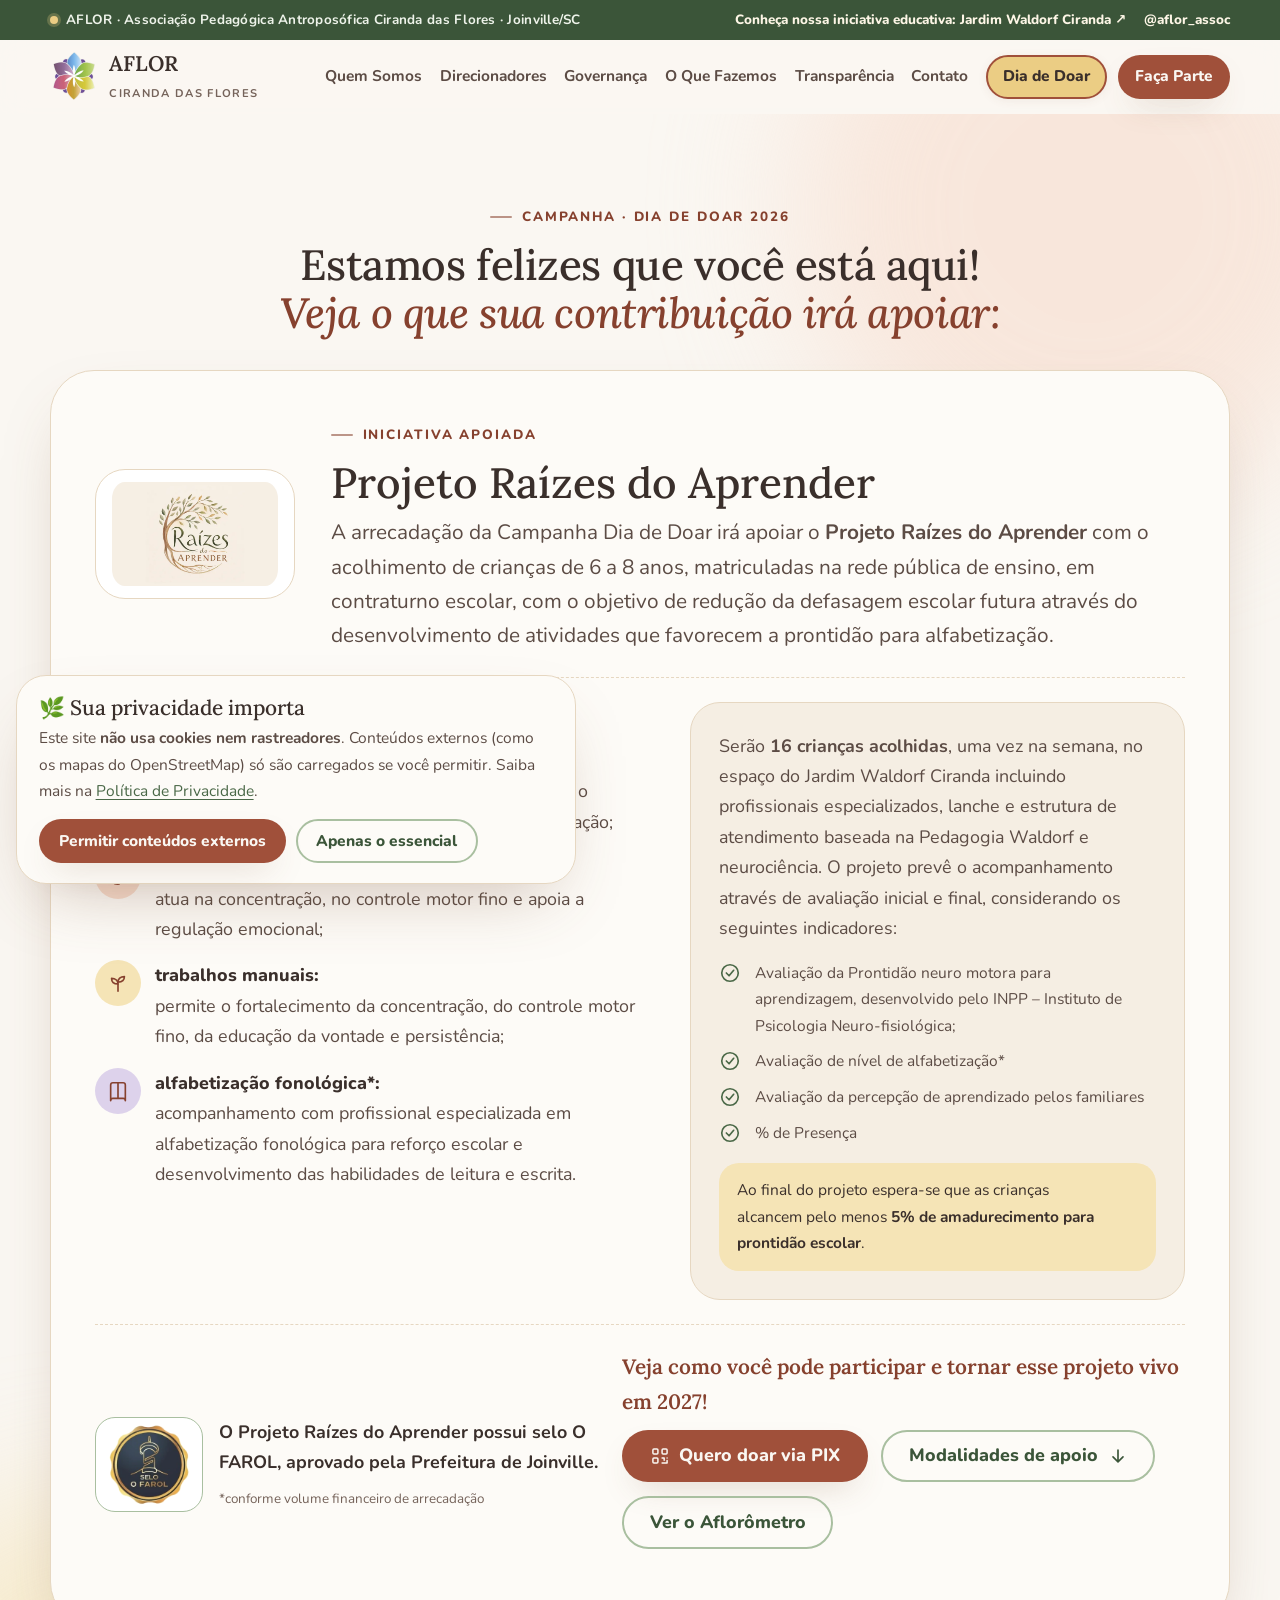
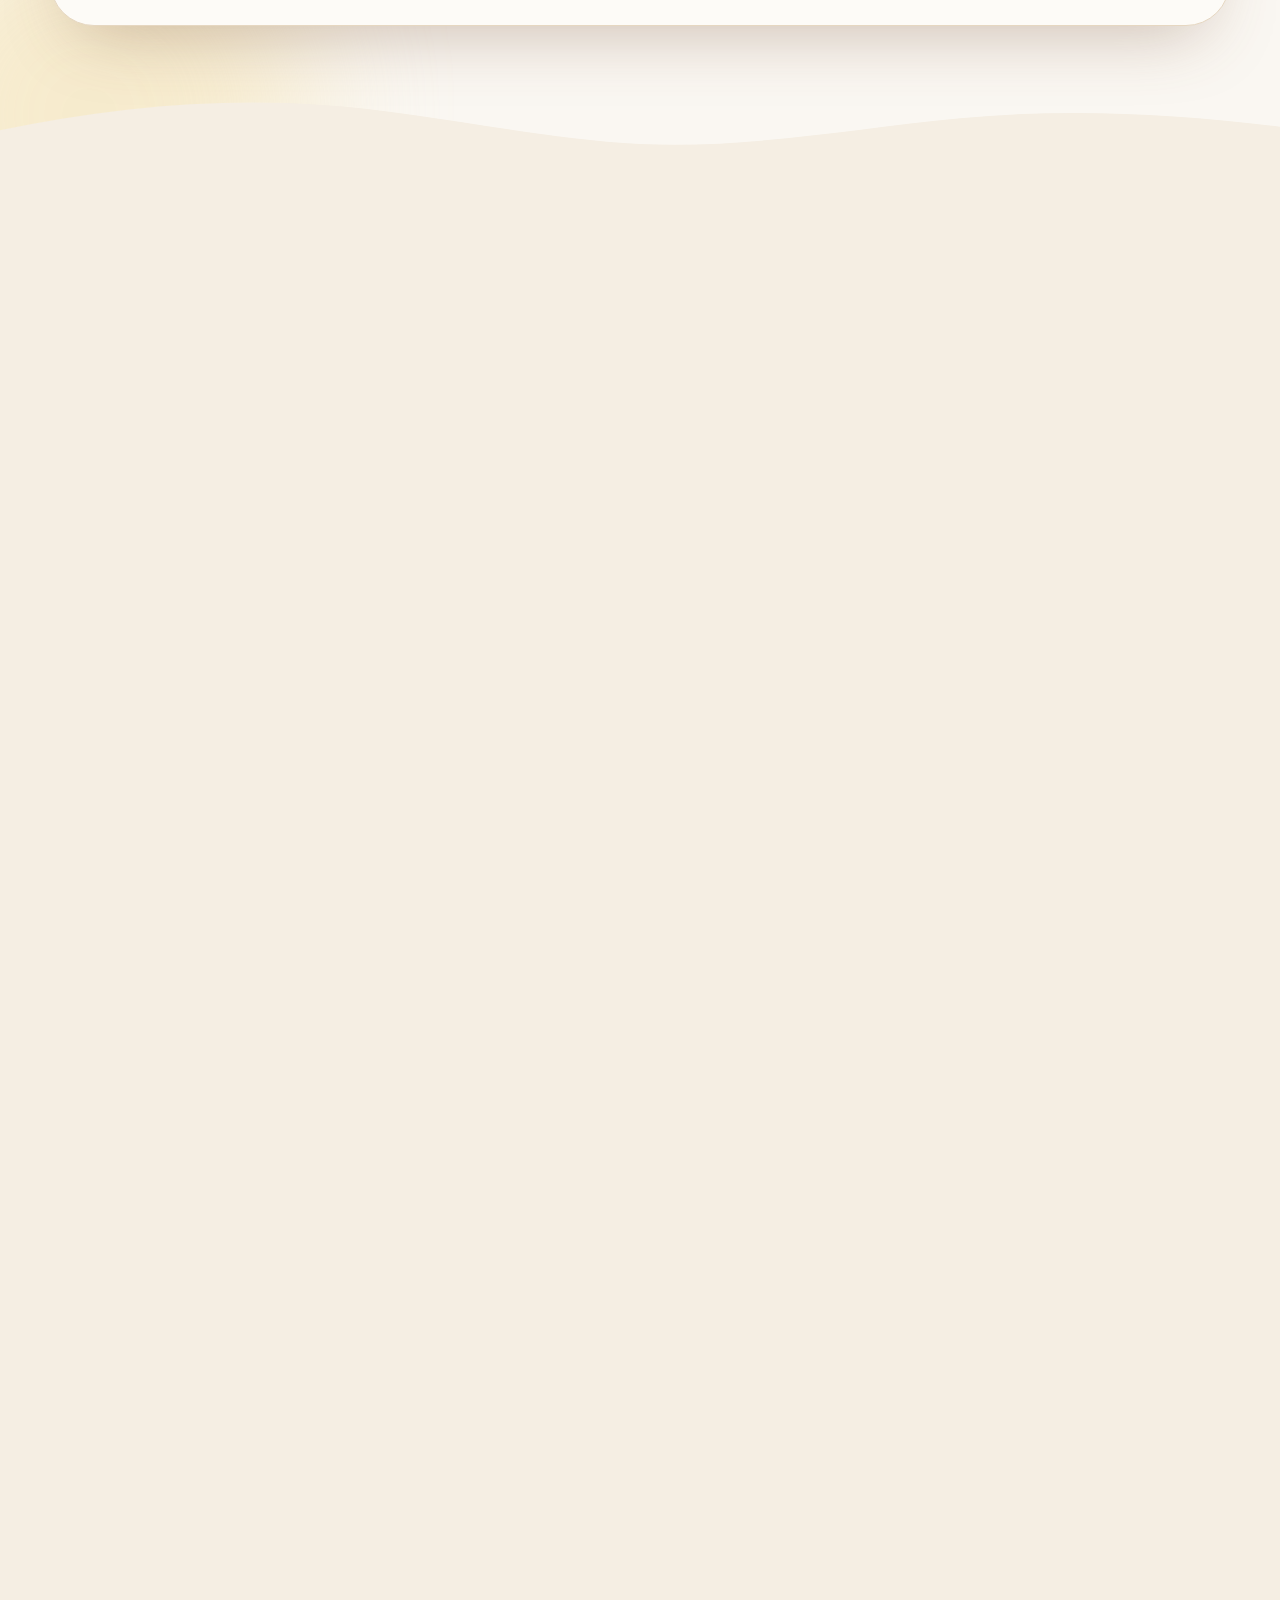
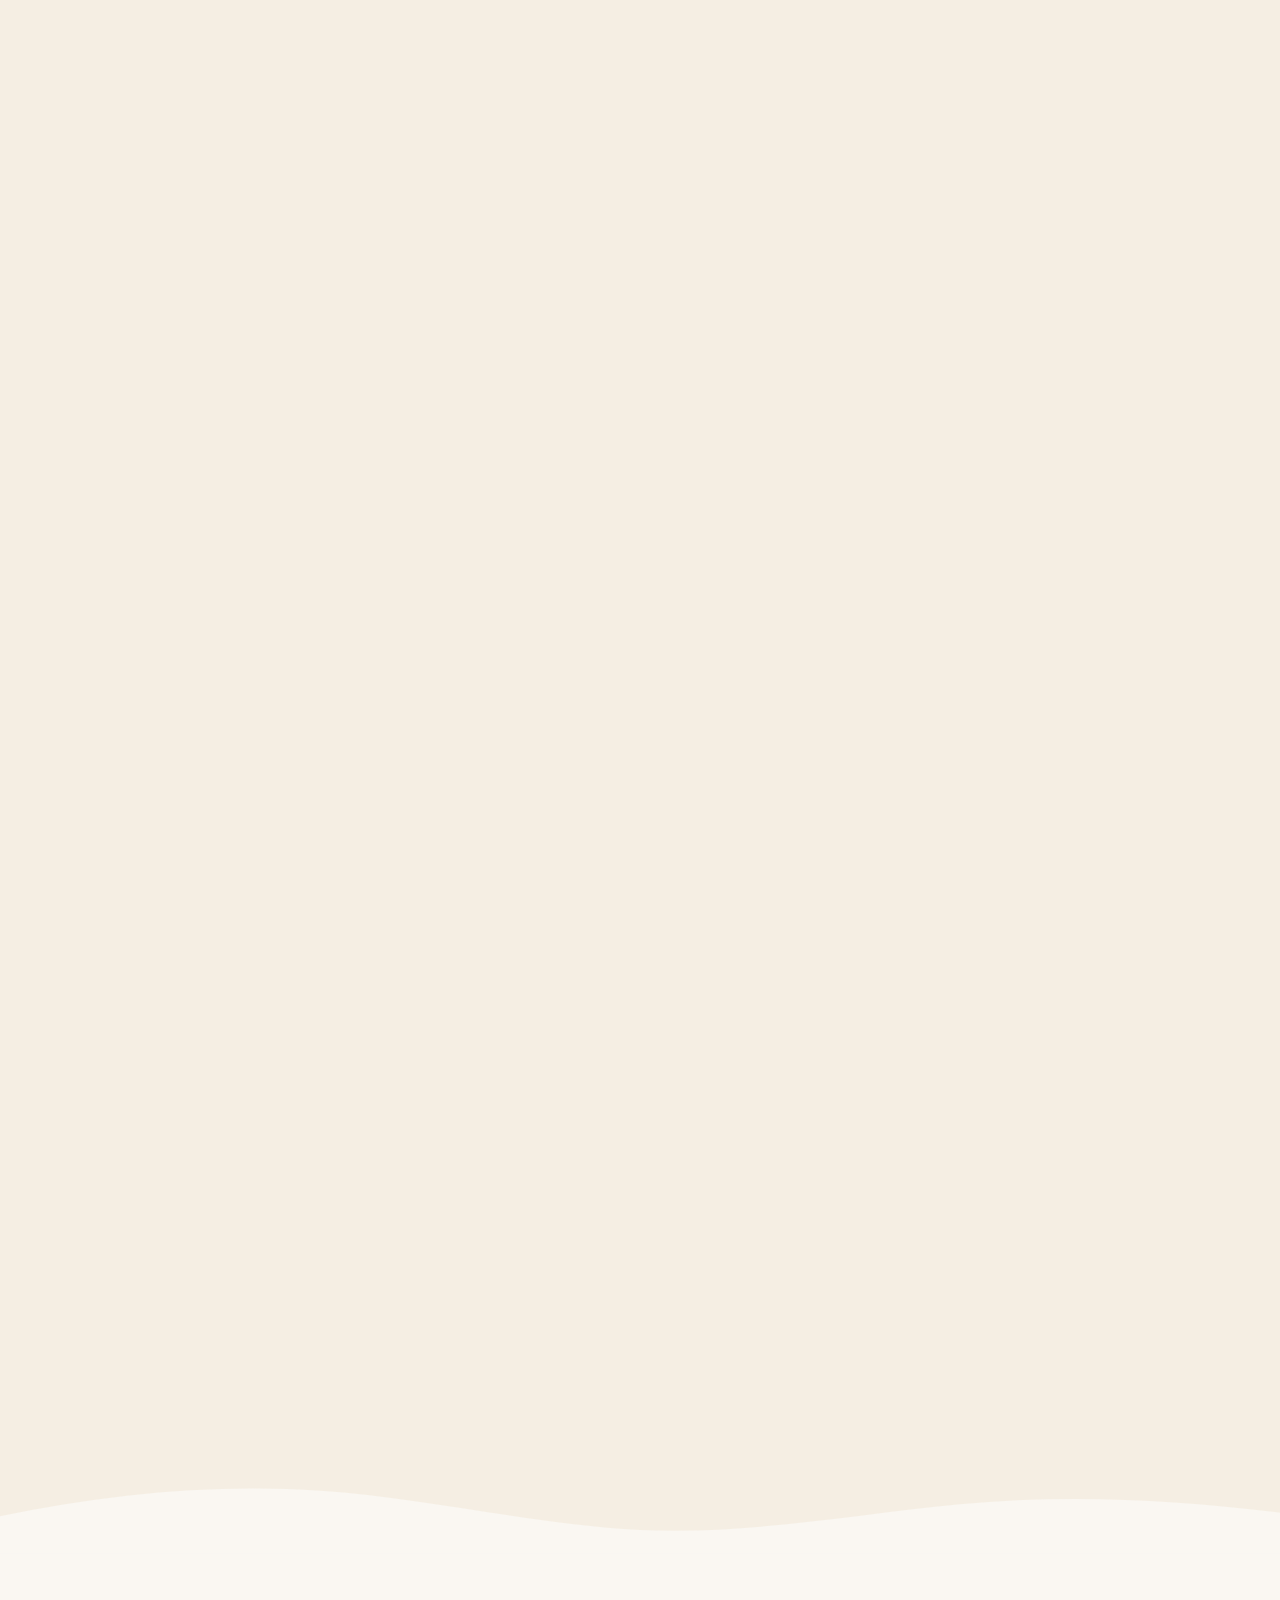
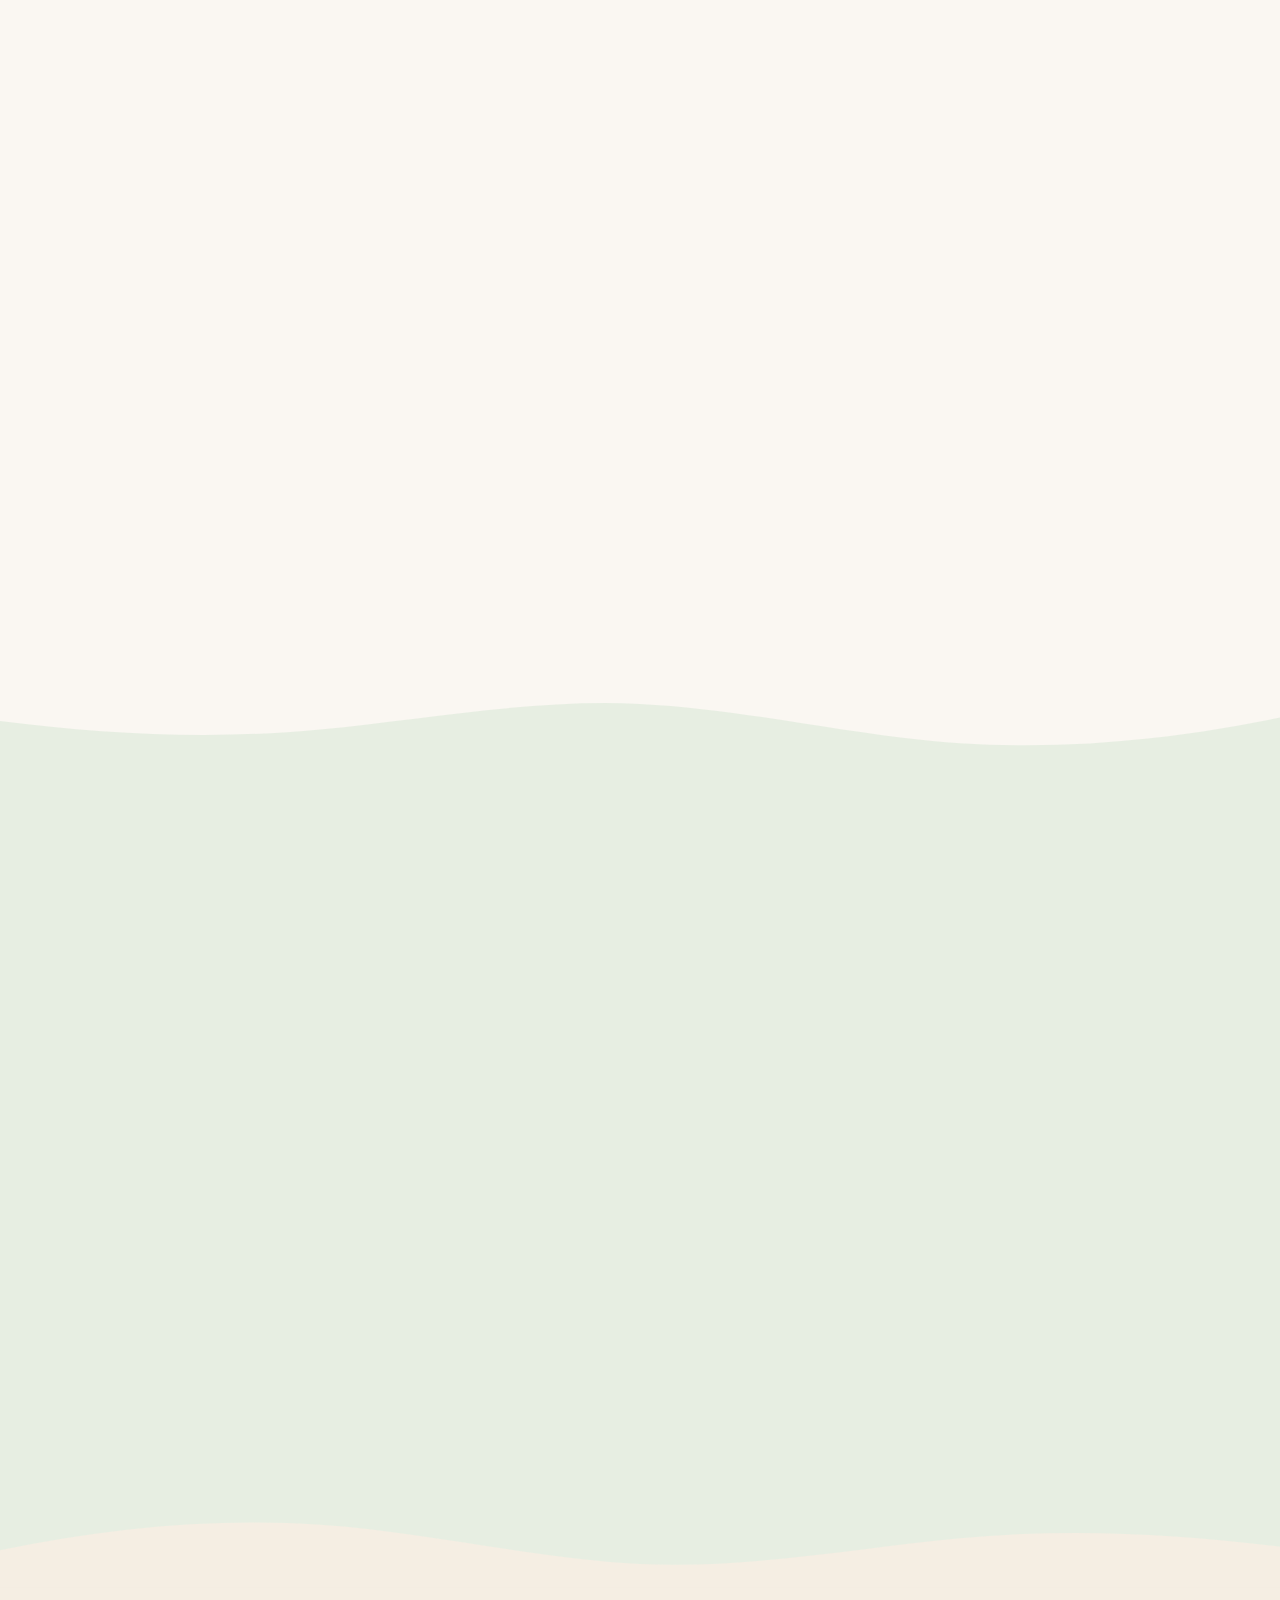
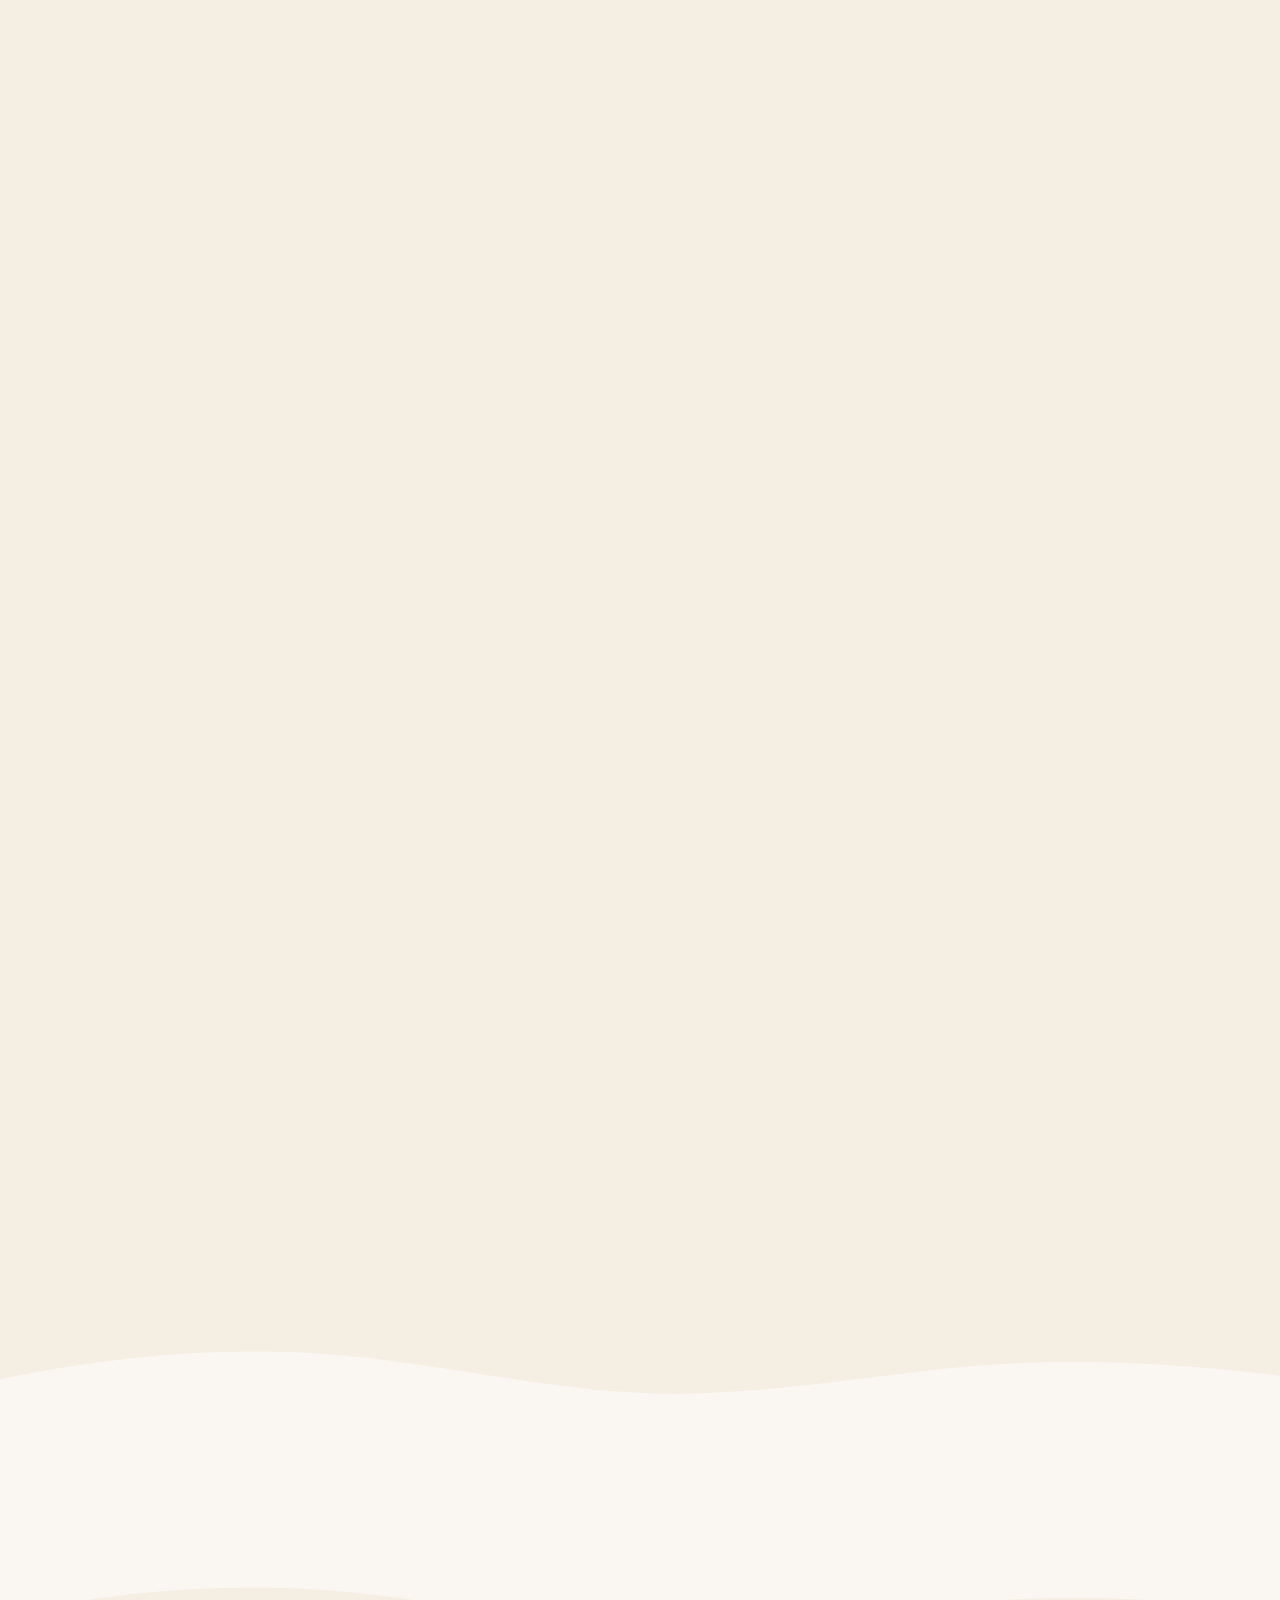
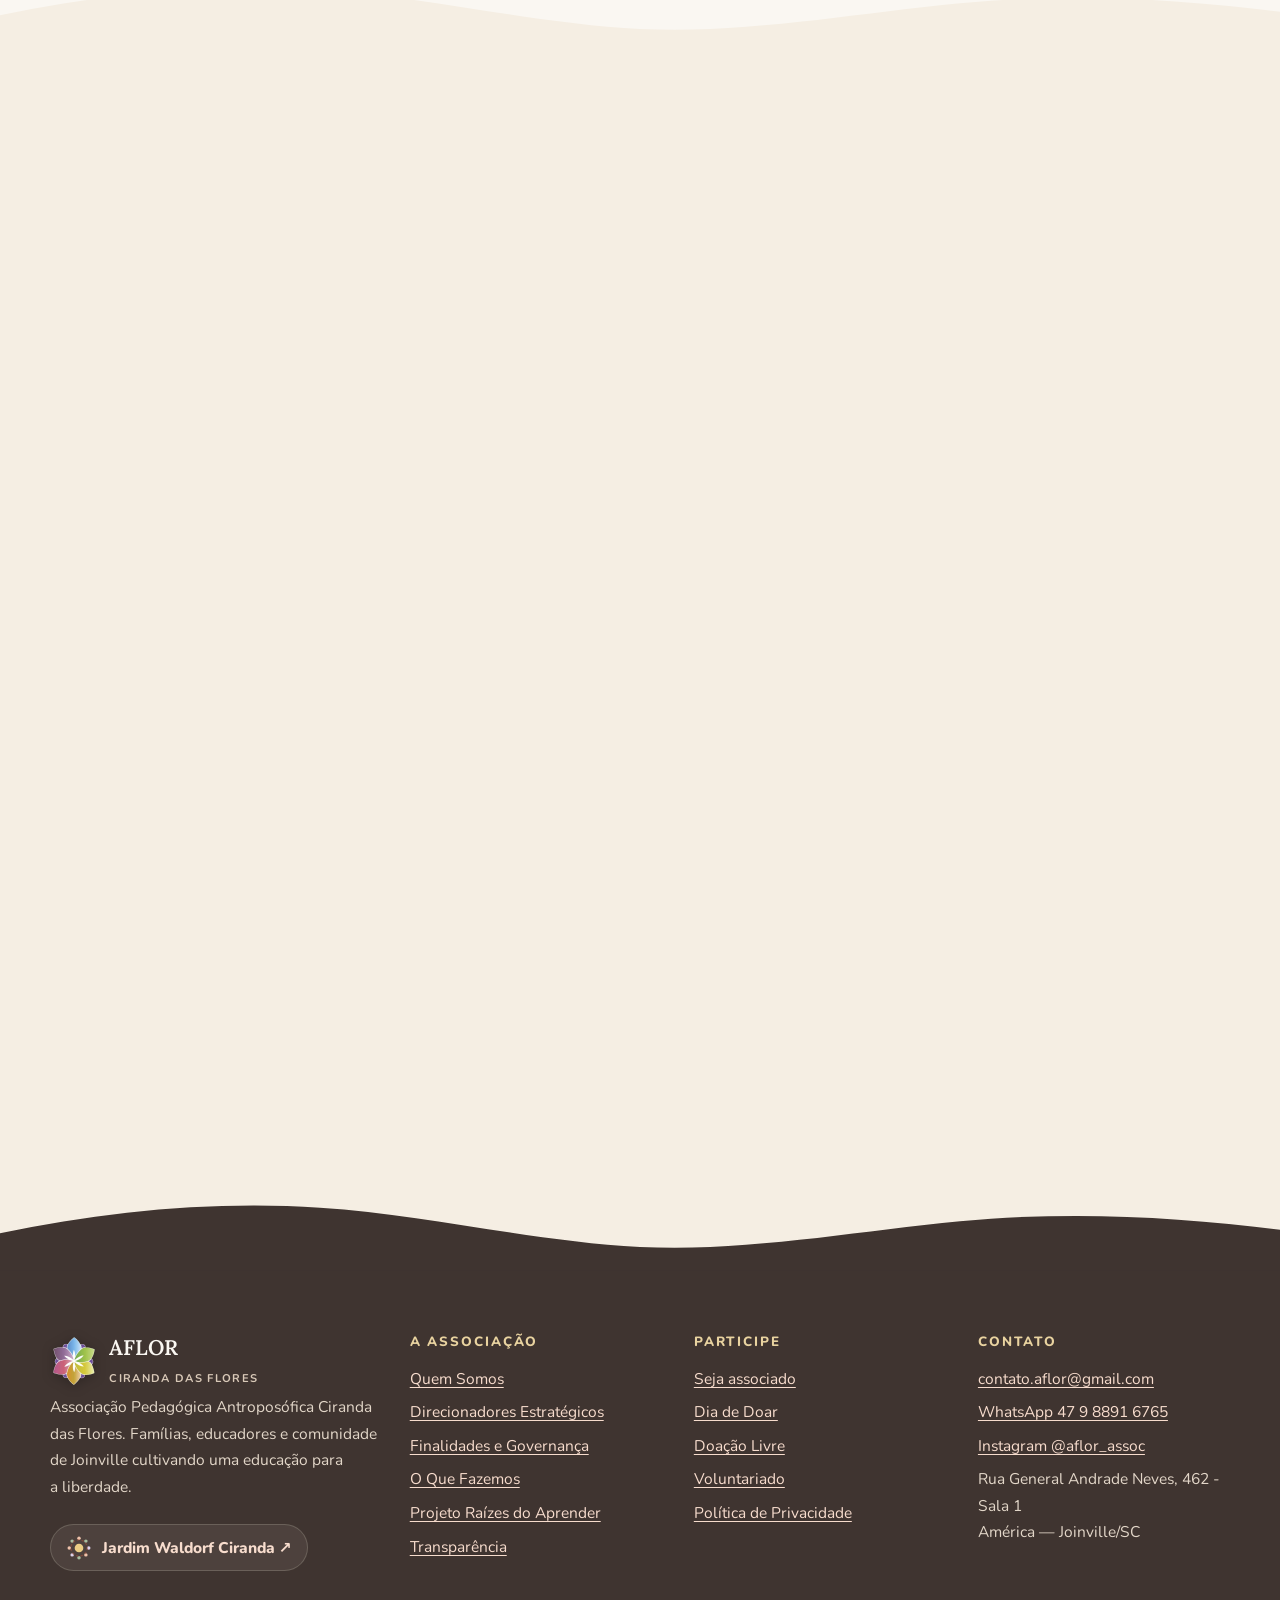
<file: dia-de-doar.html>
<!doctype html>
<html lang="pt-BR">

<head>
  <meta charset="utf-8">
  <meta name="viewport" content="width=device-width, initial-scale=1">

  <!-- Mesma CSP estrita de index.html (sem scripts/estilos inline). -->
  <meta http-equiv="Content-Security-Policy"
    content="default-src 'self'; script-src 'self'; style-src 'self'; img-src 'self' data:; font-src 'self'; connect-src 'self' https://api.web3forms.com https://formspree.io; frame-src https://www.openstreetmap.org; form-action 'self' https://api.web3forms.com https://formspree.io; base-uri 'self'; object-src 'none'; manifest-src 'self'; worker-src 'none'; upgrade-insecure-requests">
  <meta name="referrer" content="strict-origin-when-cross-origin">

  <title>Dia de Doar 2026 | AFLOR — Projeto Raízes do Aprender, Joinville/SC</title>
  <meta name="description"
    content="Participe da Campanha Dia de Doar com a AFLOR e apoie o Projeto Raízes do Aprender em Joinville/SC: acolhimento no contraturno escolar com Pedagogia Waldorf e neurociência.">
  <!-- ⚠️ Em produção (domínio próprio), atualize canonical, og:url e og:image. -->
  <link rel="canonical" href="https://donxergio.github.io/AFLOR/dia-de-doar.html">
  <meta name="robots" content="index, follow, max-image-preview:large">
  <meta name="theme-color" content="#faf7f2">
  <meta name="color-scheme" content="light">
  <meta name="format-detection" content="telephone=no">

  <meta property="og:type" content="website">
  <meta property="og:locale" content="pt_BR">
  <meta property="og:site_name" content="AFLOR — Ciranda das Flores">
  <meta property="og:url" content="https://donxergio.github.io/AFLOR/dia-de-doar.html">
  <meta property="og:title" content="Dia de Doar com a AFLOR — apoie o Projeto Raízes do Aprender">
  <meta property="og:description"
    content="A arrecadação da Campanha Dia de Doar irá apoiar o Projeto Raízes do Aprender com o acolhimento de crianças de 6 a 8 anos da rede pública em Joinville/SC.">
  <meta property="og:image" content="https://donxergio.github.io/AFLOR/assets/img/og-aflor.jpg">
  <meta property="og:image:width" content="1200">
  <meta property="og:image:height" content="630">
  <meta name="twitter:card" content="summary_large_image">

  <link rel="icon" href="assets/img/favicon-32.png" type="image/png" sizes="32x32">
  <link rel="icon" href="assets/img/icon-192.png" type="image/png" sizes="192x192">
  <link rel="apple-touch-icon" href="assets/img/apple-touch-icon.png">
  <link rel="manifest" href="site.webmanifest">

  <link rel="preload" href="assets/fonts/lora-var.woff2" as="font" type="font/woff2" crossorigin>
  <link rel="preload" href="assets/fonts/nunito-var.woff2" as="font" type="font/woff2" crossorigin>

  <link rel="stylesheet" href="assets/css/styles.css?v=5">
  <script src="assets/js/config.js?v=6" defer></script>
  <script src="assets/js/main.js?v=6" defer></script>
  <script src="assets/js/form.js?v=6" defer></script>
</head>

<body>
  <a class="skip-link" href="#conteudo">Pular para o conteúdo</a>

  <!-- Sprite de ícones -->
  <svg xmlns="http://www.w3.org/2000/svg" class="sr-only" aria-hidden="true" focusable="false">
    <symbol id="i-logo-jardim" viewBox="0 0 48 48">
      <circle cx="24" cy="24" r="8" fill="#ebcd84" />
      <circle cx="24" cy="6" r="3.2" fill="#f0c3ab" />
      <circle cx="36.7" cy="11.3" r="3.2" fill="#a9bfa0" />
      <circle cx="42" cy="24" r="3.2" fill="#ddd2eb" />
      <circle cx="36.7" cy="36.7" r="3.2" fill="#f0c3ab" />
      <circle cx="24" cy="42" r="3.2" fill="#a9bfa0" />
      <circle cx="11.3" cy="36.7" r="3.2" fill="#ddd2eb" />
      <circle cx="6" cy="24" r="3.2" fill="#f0c3ab" />
      <circle cx="11.3" cy="11.3" r="3.2" fill="#a9bfa0" />
      <circle cx="24" cy="24" r="15" fill="none" stroke="#a0503a" stroke-width="2.4" stroke-linecap="round"
        stroke-dasharray="3 5.4" opacity=".55" />
    </symbol>
    <symbol id="i-whatsapp" viewBox="0 0 24 24">
      <path fill="currentColor"
        d="M12.04 2a9.9 9.9 0 0 0-8.5 15l-1.4 5.1 5.2-1.4A9.9 9.9 0 1 0 12.04 2Zm0 18.1a8.2 8.2 0 0 1-4.2-1.2l-.3-.2-3.1.8.8-3-.2-.3a8.2 8.2 0 1 1 7 3.9Zm4.5-6.1c-.2-.1-1.5-.7-1.7-.8-.2-.1-.4-.1-.6.1l-.8 1c-.1.2-.3.2-.5.1a6.7 6.7 0 0 1-3.3-2.9c-.3-.4.3-.4.7-1.3.1-.2 0-.3 0-.4l-.8-1.8c-.2-.5-.4-.4-.6-.4h-.5a1 1 0 0 0-.7.3 3 3 0 0 0-.9 2.2 5.2 5.2 0 0 0 1.1 2.7 11.8 11.8 0 0 0 4.5 4c1.7.7 2.3.8 3.2.6a2.7 2.7 0 0 0 1.8-1.2 2.2 2.2 0 0 0 .1-1.3c0-.1-.2-.2-.5-.3Z" />
    </symbol>
    <symbol id="i-instagram" viewBox="0 0 24 24" fill="none" stroke="currentColor" stroke-width="1.8"
      stroke-linecap="round" stroke-linejoin="round">
      <rect x="3" y="3" width="18" height="18" rx="5" />
      <circle cx="12" cy="12" r="4" />
      <circle cx="17.5" cy="6.5" r="1" fill="currentColor" stroke="none" />
    </symbol>
    <symbol id="i-arrow" viewBox="0 0 24 24" fill="none" stroke="currentColor" stroke-width="2" stroke-linecap="round"
      stroke-linejoin="round">
      <path d="M5 12h14M13 6l6 6-6 6" />
    </symbol>
    <symbol id="i-down" viewBox="0 0 24 24" fill="none" stroke="currentColor" stroke-width="2" stroke-linecap="round"
      stroke-linejoin="round">
      <path d="M12 5v14M6 13l6 6 6-6" />
    </symbol>
    <symbol id="i-external" viewBox="0 0 24 24" fill="none" stroke="currentColor" stroke-width="2"
      stroke-linecap="round" stroke-linejoin="round">
      <path d="M14 4h6v6M20 4l-9 9" />
      <path d="M18 14v5a1 1 0 0 1-1 1H5a1 1 0 0 1-1-1V7a1 1 0 0 1 1-1h5" />
    </symbol>
    <symbol id="i-sprout" viewBox="0 0 24 24" fill="none" stroke="currentColor" stroke-width="1.8"
      stroke-linecap="round" stroke-linejoin="round">
      <path d="M12 21v-8" />
      <path d="M12 13C12 9 9 7 5 7c0 4 3 6 7 6Z" />
      <path d="M12 11c0-3.5 2.5-6 7-6 0 4-3 6-7 6Z" />
    </symbol>
    <symbol id="i-heart" viewBox="0 0 24 24" fill="none" stroke="currentColor" stroke-width="1.8" stroke-linecap="round"
      stroke-linejoin="round">
      <path d="M12 20s-7.5-4.4-7.5-10A4.3 4.3 0 0 1 12 7.4 4.3 4.3 0 0 1 19.5 10c0 5.6-7.5 10-7.5 10Z" />
    </symbol>
    <symbol id="i-gift" viewBox="0 0 24 24" fill="none" stroke="currentColor" stroke-width="1.8" stroke-linecap="round"
      stroke-linejoin="round">
      <rect x="3.5" y="8" width="17" height="4" rx="1" />
      <path d="M5 12v8h14v-8M12 8v12M12 8S10.5 3.5 8 4.5 9 8 12 8Zm0 0s1.5-4.5 4-3.5S15 8 12 8Z" />
    </symbol>
    <symbol id="i-globe" viewBox="0 0 24 24" fill="none" stroke="currentColor" stroke-width="1.8"
      stroke-linecap="round" stroke-linejoin="round">
      <circle cx="12" cy="12" r="9" />
      <path d="M3 12h18M12 3c2.5 2.6 3.8 5.6 3.8 9s-1.3 6.4-3.8 9c-2.5-2.6-3.8-5.6-3.8-9S9.5 5.6 12 3Z" />
    </symbol>
    <symbol id="i-calendar" viewBox="0 0 24 24" fill="none" stroke="currentColor" stroke-width="1.8"
      stroke-linecap="round" stroke-linejoin="round">
      <rect x="3.5" y="5" width="17" height="15" rx="3" />
      <path d="M3.5 10h17M8 3v4M16 3v4" />
      <path d="M12 13.2s-2.2-1.3-2.2-2.7a1.2 1.2 0 0 1 2.2-.6 1.2 1.2 0 0 1 2.2.6c0 1.4-2.2 2.7-2.2 2.7Z"
        transform="translate(0 2.6)" />
    </symbol>
    <symbol id="i-pin" viewBox="0 0 24 24" fill="none" stroke="currentColor" stroke-width="1.8" stroke-linecap="round"
      stroke-linejoin="round">
      <path d="M12 21s-7-6.1-7-11.5a7 7 0 0 1 14 0C19 14.9 12 21 12 21Z" />
      <circle cx="12" cy="9.5" r="2.5" />
    </symbol>
    <symbol id="i-tree" viewBox="0 0 24 24" fill="none" stroke="currentColor" stroke-width="1.8" stroke-linecap="round"
      stroke-linejoin="round">
      <path d="M12 21v-6" />
      <path
        d="M12 15c-4.5 0-7-2.4-7-5.6A5.3 5.3 0 0 1 9 4.4a4.6 4.6 0 0 1 6 0 5.3 5.3 0 0 1 4 5c0 3.2-2.5 5.6-7 5.6Z" />
    </symbol>
    <symbol id="i-palette" viewBox="0 0 24 24" fill="none" stroke="currentColor" stroke-width="1.8"
      stroke-linecap="round" stroke-linejoin="round">
      <path
        d="M12 3a9 9 0 1 0 0 18c1.2 0 1.8-.8 1.8-1.7 0-1.3-1-1.6-1-2.8 0-1 .8-1.7 1.8-1.7H17a4 4 0 0 0 4-4C21 6.6 17 3 12 3Z" />
      <circle cx="7.5" cy="11" r="1.2" />
      <circle cx="10" cy="7" r="1.2" />
      <circle cx="15" cy="7" r="1.2" />
    </symbol>
    <symbol id="i-home" viewBox="0 0 24 24" fill="none" stroke="currentColor" stroke-width="1.8" stroke-linecap="round"
      stroke-linejoin="round">
      <path d="M3.5 11 12 4l8.5 7" />
      <path d="M5.5 9.5V20h13V9.5" />
      <path d="M10 20v-5h4v5" />
    </symbol>
    <symbol id="i-family" viewBox="0 0 24 24" fill="none" stroke="currentColor" stroke-width="1.8"
      stroke-linecap="round" stroke-linejoin="round">
      <circle cx="7" cy="6" r="2.3" />
      <circle cx="17" cy="6" r="2.3" />
      <circle cx="12" cy="12.5" r="1.8" />
      <path d="M3.5 20v-5a3.5 3.5 0 0 1 7 0M13.5 15a3.5 3.5 0 0 1 7 0v5M9.5 20v-2a2.5 2.5 0 0 1 5 0v2" />
    </symbol>
    <symbol id="i-book" viewBox="0 0 24 24" fill="none" stroke="currentColor" stroke-width="1.8"
      stroke-linecap="round" stroke-linejoin="round">
      <path d="M4 5.5A2.5 2.5 0 0 1 6.5 3H12v17H6.5A2.5 2.5 0 0 0 4 22.5v-17Zm16 0A2.5 2.5 0 0 0 17.5 3H12v17h5.5a2.5 2.5 0 0 1 2.5 2.5v-17Z" />
    </symbol>
    <symbol id="i-qr" viewBox="0 0 24 24" fill="none" stroke="currentColor" stroke-width="1.8" stroke-linecap="round"
      stroke-linejoin="round">
      <rect x="3.5" y="3.5" width="6" height="6" rx="1.2" />
      <rect x="14.5" y="3.5" width="6" height="6" rx="1.2" />
      <rect x="3.5" y="14.5" width="6" height="6" rx="1.2" />
      <path d="M14.5 14.5h2.5v2.5M20.5 14.5v0M14.5 20.5h6v-3" />
    </symbol>
    <symbol id="i-mail" viewBox="0 0 24 24" fill="none" stroke="currentColor" stroke-width="1.8" stroke-linecap="round"
      stroke-linejoin="round">
      <rect x="3" y="5" width="18" height="14" rx="3.5" />
      <path d="m4 7 8 6 8-6" />
    </symbol>
    <symbol id="i-shield" viewBox="0 0 24 24" fill="none" stroke="currentColor" stroke-width="1.8"
      stroke-linecap="round" stroke-linejoin="round">
      <path d="M12 3 5 6v5.5c0 4.4 3 8 7 9.5 4-1.5 7-5.1 7-9.5V6Z" />
      <path d="m9 12 2 2 4-4" />
    </symbol>
    <symbol id="i-check" viewBox="0 0 24 24" fill="none" stroke="currentColor" stroke-width="1.8" stroke-linecap="round"
      stroke-linejoin="round">
      <circle cx="12" cy="12" r="9" />
      <path d="m8 12 3 3 5-6" />
    </symbol>
    <symbol id="i-wave" viewBox="0 0 1440 90" preserveAspectRatio="none">
      <path d="M0 46c120-26 240-38 360-30s240 40 360 46 240-18 360-30 240-6 360 10V90H0Z" />
    </symbol>
  </svg>

  <!-- ===================== BARRA DO ECOSSISTEMA ===================== -->
  <div class="topbar">
    <div class="container">
      <p><span class="topbar__flower" aria-hidden="true"></span>AFLOR · Associação Pedagógica Antroposófica Ciranda das
        Flores · Joinville/SC</p>
      <div class="topbar__links">
        <a href="https://donxergio.github.io/JardimCiranda/" data-jardim-link target="_blank" rel="noopener noreferrer"
          id="topbar-jardim">
          Conheça nossa iniciativa educativa: Jardim Waldorf Ciranda ↗
        </a>
        <a class="topbar__social" href="https://www.instagram.com/aflor_assoc" target="_blank" rel="noopener noreferrer"
          id="topbar-instagram">@aflor_assoc</a>
      </div>
    </div>
  </div>

  <!-- ============================ CABEÇALHO ============================ -->
  <header class="site-header" id="topo">
    <div class="container">
      <a class="brand" href="./" aria-label="AFLOR — página inicial">
        <img class="brand__logo" src="assets/img/logo-flor.webp" width="48" height="48" alt="" decoding="async">
        <span>
          <span class="brand__name">AFLOR</span>
          <span class="brand__tag">Ciranda das Flores</span>
        </span>
      </a>

      <button class="nav-toggle" type="button" aria-expanded="false" aria-controls="menu-principal"
        aria-label="Abrir menu" id="btn-menu">
        <span></span>
      </button>

      <nav class="nav" id="menu-principal" aria-label="Menu principal">
        <ul class="nav__list" role="list">
          <li><a href="./#quem-somos">Quem Somos</a></li>
          <li><a href="./#direcionadores">Direcionadores</a></li>
          <li><a href="./#governanca">Governança</a></li>
          <li><a href="./#atuacao">O Que Fazemos</a></li>
          <li><a href="./#transparencia">Transparência</a></li>
          <li><a href="./#contato">Contato</a></li>
        </ul>
        <a class="btn btn--sm btn--doar" href="dia-de-doar.html" id="nav-dia-de-doar" aria-current="page"
          data-dia-de-doar hidden>
          <svg aria-hidden="true">
            <use href="#i-gift" />
          </svg>Dia de Doar
        </a>
        <a class="btn btn--sm" href="./#faca-parte" id="nav-faca-parte">Faça Parte</a>
      </nav>
    </div>
  </header>

  <main id="conteudo" tabindex="-1">

    <!-- ============================ ABERTURA + PROJETO RAÍZES DO APRENDER ============================ -->
    <section class="hero hero--aflor hero--ddd" id="inicio" aria-labelledby="ddd-titulo">
      <div class="lazur" aria-hidden="true"><span class="l1"></span><span class="l2"></span><span class="l3"></span>
      </div>

      <div class="container">
        <div class="ddd-intro">
          <p class="eyebrow">Campanha · Dia de Doar 2026</p>
          <h1 id="ddd-titulo">Estamos felizes que você está aqui! <em>Veja o que sua contribuição irá apoiar:</em></h1>

          <!-- Campanha encerrada (exibido por main.js após a data) -->
          <div class="ddd-closed" data-dia-de-doar-encerrado hidden>
            <p><strong>A campanha Dia de Doar 2026 foi encerrada.</strong> Muito obrigado a cada pessoa que semeou
              conosco! 🌸</p>
            <p>Você ainda pode apoiar a AFLOR durante todo o ano com uma doação livre, pontual ou periódica.</p>
            <a class="btn btn--sm" href="./#doacao-livre" id="cta-ddd-encerrado">
              Fazer uma doação livre
              <svg aria-hidden="true">
                <use href="#i-arrow" />
              </svg>
            </a>
          </div>
        </div>

        <!-- Bloco principal: Projeto Raízes do Aprender -->
        <article class="ddd-raizes-card" id="projeto-raizes" aria-labelledby="ddd-raizes-titulo">
          <header class="ddd-raizes-card__head">
            <img class="ddd-raizes-card__logo" src="assets/img/logo-projeto-raizes-640.webp"
              srcset="assets/img/logo-projeto-raizes-640.webp 640w, assets/img/logo-projeto-raizes-1280.webp 1280w"
              sizes="180px" width="640" height="349" alt="Logo do Projeto Raízes do Aprender" fetchpriority="high"
              decoding="async">
            <div>
              <p class="eyebrow">Iniciativa apoiada</p>
              <h2 id="ddd-raizes-titulo">Projeto Raízes do Aprender</h2>
              <p class="ddd-raizes-card__lead">
                A arrecadação da Campanha Dia de Doar irá apoiar o <strong>Projeto Raízes do Aprender</strong> com o
                acolhimento de crianças de 6 a 8 anos, matriculadas na rede pública de ensino, em contraturno escolar,
                com o objetivo de redução da defasagem escolar futura através do desenvolvimento de atividades que
                favorecem a prontidão para alfabetização.
              </p>
            </div>
          </header>

          <div class="ddd-raizes-card__body">
            <div class="ddd-raizes-how">
              <h3>Como fazemos isso:</h3>
              <ul class="ddd-reasons" role="list">
                <li>
                  <span class="ic tint-sage" aria-hidden="true"><svg>
                      <use href="#i-tree" />
                    </svg></span>
                  <span><b>brincar livre e contato com a Natureza:</b> apoia o desenvolvimento neuro motor, contribui
                    para o equilíbrio do sistema nervoso e amadurece a socialização;</span>
                </li>
                <li>
                  <span class="ic tint-peach" aria-hidden="true"><svg>
                      <use href="#i-palette" />
                    </svg></span>
                  <span><b>pintura em aquarela:</b> atua na concentração, no controle motor fino e apoia a regulação
                    emocional;</span>
                </li>
                <li>
                  <span class="ic tint-ochre" aria-hidden="true"><svg>
                      <use href="#i-sprout" />
                    </svg></span>
                  <span><b>trabalhos manuais:</b> permite o fortalecimento da concentração, do controle motor fino, da
                    educação da vontade e persistência;</span>
                </li>
                <li>
                  <span class="ic tint-lavender" aria-hidden="true"><svg>
                      <use href="#i-book" />
                    </svg></span>
                  <span><b>alfabetização fonológica*:</b> acompanhamento com profissional especializada em alfabetização
                    fonológica para reforço escolar e desenvolvimento das habilidades de leitura e escrita.</span>
                </li>
              </ul>
            </div>

            <div class="ddd-raizes-eval">
              <p>
                Serão <strong>16 crianças acolhidas</strong>, uma vez na semana, no espaço do Jardim Waldorf Ciranda
                incluindo profissionais especializados, lanche e estrutura de atendimento baseada na Pedagogia Waldorf e
                neurociência. O projeto prevê o acompanhamento através de avaliação inicial e final, considerando os
                seguintes indicadores:
              </p>
              <ul class="check-list" role="list">
                <li>
                  <svg aria-hidden="true">
                    <use href="#i-check" />
                  </svg>
                  <span>Avaliação da Prontidão neuro motora para aprendizagem, desenvolvido pelo INPP – Instituto de
                    Psicologia Neuro-fisiológica;</span>
                </li>
                <li>
                  <svg aria-hidden="true">
                    <use href="#i-check" />
                  </svg>
                  <span>Avaliação de nível de alfabetização*</span>
                </li>
                <li>
                  <svg aria-hidden="true">
                    <use href="#i-check" />
                  </svg>
                  <span>Avaliação da percepção de aprendizado pelos familiares</span>
                </li>
                <li>
                  <svg aria-hidden="true">
                    <use href="#i-check" />
                  </svg>
                  <span>% de Presença</span>
                </li>
              </ul>
              <p class="ddd-raizes-goal">
                Ao final do projeto espera-se que as crianças alcancem pelo menos <strong>5% de amadurecimento para
                  prontidão escolar</strong>.
              </p>
            </div>
          </div>

          <!-- Selo O FAROL + nota de rodapé + chamada para ação -->
          <footer class="ddd-raizes-card__foot">
            <div class="ddd-farol">
              <div class="ddd-farol__seal is-ready" data-ddd-selo-farol>
                <img src="assets/img/selo-o-farol.webp" width="96" height="96"
                  alt="Selo O FAROL — Prefeitura de Joinville" loading="lazy" decoding="async">
              </div>
              <div class="ddd-farol__text">
                <p><strong>O Projeto Raízes do Aprender possui selo O FAROL, aprovado pela Prefeitura de
                    Joinville.</strong></p>
                <small>*conforme volume financeiro de arrecadação</small>
              </div>
            </div>

            <div class="ddd-raizes-cta" data-dia-de-doar hidden>
              <p class="ddd-raizes-cta__title">Veja como você pode participar e tornar esse projeto vivo em 2027!</p>
              <div class="hero__ctas">
                <a class="btn" href="#pix" id="cta-ddd-pix">
                  <svg aria-hidden="true">
                    <use href="#i-qr" />
                  </svg>
                  Quero doar via PIX
                </a>
                <a class="btn btn--ghost" href="#como-apoiar" id="cta-ddd-modalidades">
                  Modalidades de apoio
                  <svg aria-hidden="true">
                    <use href="#i-down" />
                  </svg>
                </a>
                <a class="btn btn--ghost" href="#aflorometro" id="cta-ddd-aflorometro">
                  Ver o Aflorômetro
                </a>
              </div>
            </div>
          </footer>
        </article>
      </div>

      <svg class="wave wave--bottom wave--to-alt" aria-hidden="true" viewBox="0 0 1440 90" preserveAspectRatio="none">
        <use href="#i-wave" />
      </svg>
    </section>

    <!-- ===================== VEJA COMO APOIAR NOSSA CAMPANHA ===================== -->
    <section class="section section--alt" id="como-apoiar" aria-labelledby="como-apoiar-titulo">
      <div class="container">
        <header class="section-head reveal">
          <p class="eyebrow">Rede de generosidade · O Farol Joinville</p>
          <h2 id="como-apoiar-titulo">Veja como apoiar nossa campanha e <em>quem já semeia com a gente</em></h2>
          <p>
            A Campanha Dia de Doar é organizada pela Prefeitura de Joinville, através de “O Farol” para apoiar as
            organizações do terceiro setor no desenvolvimento de suas ações sociais. Este ano a AFLOR foi selecionada
            para participar da campanha e mobilizar a comunidade para apoiar seus projetos.
          </p>
          <p class="ddd-sublead">Aqui estão as modalidades de apoio e quem já faz parte dessa rede.</p>
        </header>

        <!-- 1. Embaixadores AFLOR -->
        <div class="ddd-modality reveal" id="embaixadores" aria-labelledby="mod-embaixadores-titulo">
          <div class="ddd-modality__head">
            <span class="pillar__icon tint-peach" aria-hidden="true"><svg>
                <use href="#i-heart" />
              </svg></span>
            <div>
              <h3 id="mod-embaixadores-titulo">Embaixadores AFLOR</h3>
              <p>Pessoas que acreditam no potencial do nosso projeto, apoiam e contribuem para que mais gente venha
                participar.</p>
            </div>
          </div>

          <ul class="ddd-ambassadors" role="list" data-ddd-embaixadores>
            <li class="ddd-partner-feature ddd-ambassador--featured">
              <div class="ddd-partner-feature__media">
                <img src="assets/img/embaixadora-taisa-rodrigues-640.webp"
                  srcset="assets/img/embaixadora-taisa-rodrigues-640.webp 640w, assets/img/embaixadora-taisa-rodrigues-1280.webp 1280w"
                  sizes="(max-width: 760px) 88vw, 260px" width="640" height="800"
                  alt="Taísa Rodrigues — Embaixadora AFLOR" loading="lazy" decoding="async">
              </div>

              <div class="ddd-partner-feature__body">
                <h4 class="ddd-partner-feature__person">TAÍSA RODRIGUES</h4>

                <blockquote class="ddd-partner-feature__quote">
                  <p>
                    “Existe um olhar muito atento para a individualidade de cada criança e, ao mesmo tempo, para o
                    fazer coletivo. A horta, os brinquedos naturais, a cozinha onde as elas ajudam a fazer biscoito e a
                    preparar o pão, a marcenaria, o brincar livre. Tudo isso tem um propósito. Minhas duas filhas
                    vivenciaram isso no Jardim Waldorf Ciranda e é por isso que eu apoio a AFLOR, e em especial o
                    Projeto Raízes do Aprender, porque acredito que a educação precisa olhar para a criança inteira: o
                    pensar, o sentir e o querer. No Dia de Doar apoie esse projeto e contribua para que mais crianças
                    tenham acesso.”
                  </p>
                  <cite>Taísa Rodrigues, da Anima Comunicação Viva</cite>
                </blockquote>

                <div class="ddd-partner-feature__business">
                  <p>
                    Jornalista e diretora da Anima Comunicação Viva. Há mais de 20 anos tece diálogos. Pós-graduada em
                    criatividade, une comunicação, cultura e sustentabilidade com um olhar sistêmico. Uma aprendiz da
                    arte que acredita que toda técnica é, no fundo, um gesto de presença. Mãe Waldorf e mãe-fundadora do
                    Jardim Ciranda, em Joinville. Hoje mora em Floripa e as filhas seguem a caminhada escolar baseada na
                    Antroposofia.
                  </p>
                </div>

                <ul class="ddd-partner-feature__contacts" role="list">
                  <li>
                    <svg aria-hidden="true">
                      <use href="#i-instagram" />
                    </svg>
                    <span><strong>Instagram:</strong> <a href="https://www.instagram.com/taicomunica" target="_blank"
                        rel="noopener noreferrer" id="link-insta-taisa">@taicomunica</a></span>
                  </li>
                  <li>
                    <svg aria-hidden="true">
                      <use href="#i-whatsapp" />
                    </svg>
                    <span><strong>Whatsapp:</strong> <a href="https://wa.me/5547988643373" target="_blank"
                        rel="noopener noreferrer" id="link-wa-taisa">47988643373</a></span>
                  </li>
                </ul>
              </div>
            </li>

            <li class="ddd-partner-feature ddd-ambassador--featured">
              <div class="ddd-partner-feature__media">
                <img src="assets/img/embaixadora-andreia-baldissera-640.webp"
                  srcset="assets/img/embaixadora-andreia-baldissera-640.webp 640w, assets/img/embaixadora-andreia-baldissera-1280.webp 854w"
                  sizes="(max-width: 760px) 88vw, 260px" width="640" height="800"
                  alt="Andréia Baldissera — Embaixadora AFLOR" loading="lazy" decoding="async">
              </div>

              <div class="ddd-partner-feature__body">
                <h4 class="ddd-partner-feature__person">ANDREIA BALDISSERA</h4>

                <blockquote class="ddd-partner-feature__quote">
                  <p>
                    “Eu sou Andréia, médica pediatra e mãe de 4 meninas. Nasci e morei, até aos 17 anos, na zona rural,
                    de uma cidade no interior do estado de Santa Catarina. Sou filha de pai e mãe pedagogos e eles
                    acreditavam que a educação poderia transformar vidas e acreditavam em mim. 3 das minhas filhas são
                    adotivas e se antes delas eu já tinha noção de desigualdade social, de injustiça, de preconceito e
                    de que nem todo mundo tem as mesmas oportunidades… agora, tenho certeza. Eu sinto que preciso criar
                    seres humanos melhores para esse mundo e ao mesmo tempo preciso criar um mundo melhor para as minhas
                    pequenas humaninhas. Toda criança merece: segurança, amor, respeito, oportunidades… é por esse
                    motivo que eu apoio a AFLOR e o Projeto Raízes do aprender.”
                  </p>
                  <cite>Andréia Baldissera, pediatra</cite>
                </blockquote>

                <div class="ddd-partner-feature__business">
                  <p>
                    Andreia é pediatra, fundadora da Clínica Pediatria do Bem, com mais de 10 anos de experiência em
                    pronto-atendimento pediátrico e o acolhimento de quem também vive a maternidade todos os dias.
                  </p>
                </div>

                <ul class="ddd-partner-feature__contacts" role="list">
                  <li>
                    <svg aria-hidden="true">
                      <use href="#i-instagram" />
                    </svg>
                    <span><strong>Instagram:</strong> <a href="https://www.instagram.com/pediatriadobem" target="_blank"
                        rel="noopener noreferrer" id="link-insta-andreia">@pediatriadobem</a></span>
                  </li>
                  <li>
                    <svg aria-hidden="true">
                      <use href="#i-whatsapp" />
                    </svg>
                    <span><strong>WhatsApp:</strong> <a href="https://wa.me/5547992902763" target="_blank"
                        rel="noopener noreferrer" id="link-wa-andreia">47-992902763</a></span>
                  </li>
                  <li>
                    <svg aria-hidden="true">
                      <use href="#i-mail" />
                    </svg>
                    <span><strong>E-mail:</strong> <a href="mailto:pediatriadobem@gmail.com"
                        id="link-mail-andreia">pediatriadobem@gmail.com</a></span>
                  </li>
                </ul>
              </div>
            </li>
          </ul>
        </div>

        <!-- 2. Patrocínio Frutificar -->
        <div class="ddd-modality reveal" id="patrocinio-frutificar" aria-labelledby="mod-patrocinio-titulo">
          <div class="ddd-modality__head">
            <span class="pillar__icon tint-ochre" aria-hidden="true"><svg>
                <use href="#i-tree" />
              </svg></span>
            <div>
              <h3 id="mod-patrocinio-titulo">Patrocínio Frutificar</h3>
              <p>Empreendedores que dedicam uma parte do seu faturamento para financiar o Projeto Raízes do Aprender
                porque acreditam no potencial da infância.</p>
            </div>
          </div>

          <h4 class="ddd-modality__sub">Nossos patrocinadores:</h4>
          <div class="ddd-supporters" data-ddd-supporters="patrocinadores">
            <article class="ddd-partner-feature" aria-labelledby="patrocinio-lase-titulo">
              <div class="ddd-partner-feature__media ddd-partner-feature__media--contain">
                <img src="assets/img/patrocinador-lase-do-brasil-640.webp"
                  srcset="assets/img/patrocinador-lase-do-brasil-640.webp 496w, assets/img/patrocinador-lase-do-brasil-1280.webp 992w"
                  sizes="(max-width: 760px) 88vw, 260px" width="496" height="372"
                  alt="LASE do Brasil — Sistemas de medição a laser e automação industrial" loading="lazy"
                  decoding="async">
              </div>

              <div class="ddd-partner-feature__body">
                <h5 class="ddd-partner-feature__person" id="patrocinio-lase-titulo">LASE DO BRASIL</h5>

                <blockquote class="ddd-partner-feature__quote">
                  <p>
                    “Tecnologia e desenvolvimento caminham juntos! A LASE do Brasil apoia o Projeto Raízes do Aprender
                    da AFLOR, no Dia de Doar Joinville, cultivando um futuro mais humano e sustentável.”
                  </p>
                  <cite>Suelen, proprietária da Lase do Brasil</cite>
                </blockquote>

                <div class="ddd-partner-feature__business">
                  <h6>LASE DO BRASIL</h6>
                  <p>
                    A LASE do Brasil, parceira da alemã LASE GmbH, fornece sistemas inovadores de medição a laser e
                    automação industrial para portos, mineração, siderurgia e logística com alta precisão.
                  </p>
                </div>

                <ul class="ddd-partner-feature__contacts" role="list">
                  <li>
                    <svg aria-hidden="true">
                      <use href="#i-instagram" />
                    </svg>
                    <span><strong>Instagram:</strong> <a
                        href="https://www.instagram.com/lase_industrielle_lasertechnik" target="_blank"
                        rel="noopener noreferrer" id="link-insta-lase">@lase_industrielle_lasertechnik</a></span>
                  </li>
                  <li>
                    <svg aria-hidden="true">
                      <use href="#i-external" />
                    </svg>
                    <span><strong>LinkedIn:</strong> <a
                        href="https://www.linkedin.com/company/lase-industrielle-lasertechnik-gmbh/" target="_blank"
                        rel="noopener noreferrer" id="link-linkedin-lase">LASE Industrielle Lasertechnik GmbH</a></span>
                  </li>
                  <li>
                    <svg aria-hidden="true">
                      <use href="#i-globe" />
                    </svg>
                    <span><strong>Site Oficial:</strong> <a href="https://www.lasedobrasil.com" target="_blank"
                        rel="noopener noreferrer" id="link-site-lase">www.lasedobrasil.com</a></span>
                  </li>
                  <li>
                    <svg aria-hidden="true">
                      <use href="#i-whatsapp" />
                    </svg>
                    <span><strong>WhatsApp / Telefone (Brasil):</strong> <a href="https://wa.me/5547997522074"
                        target="_blank" rel="noopener noreferrer" id="link-wa-lase">(47) 99752-2074</a></span>
                  </li>
                  <li>
                    <svg aria-hidden="true">
                      <use href="#i-mail" />
                    </svg>
                    <span><strong>E-mail:</strong> <a href="mailto:lasedobrasil@lasedobrasil.com"
                        id="link-mail-lase">lasedobrasil@lasedobrasil.com</a></span>
                  </li>
                </ul>
              </div>
            </article>

            <article class="ddd-partner-feature" aria-labelledby="patrocinio-jwc-titulo">
              <div class="ddd-partner-feature__media ddd-partner-feature__media--contain">
                <img src="assets/img/patrocinador-jwc-640.webp"
                  srcset="assets/img/patrocinador-jwc-640.webp 399w, assets/img/patrocinador-jwc-1280.webp 798w"
                  sizes="(max-width: 760px) 88vw, 260px" width="399" height="768"
                  alt="Jardim Waldorf Ciranda — Educação infantil em Joinville" loading="lazy" decoding="async">
              </div>

              <div class="ddd-partner-feature__body">
                <h5 class="ddd-partner-feature__person" id="patrocinio-jwc-titulo">JARDIM WALDORF CIRANDA</h5>

                <blockquote class="ddd-partner-feature__quote">
                  <p>
                    “Apoiar o Projeto Raízes do Aprender é acreditar em uma educação viva, que olha para o ser humano e
                    entende e respeita as necessidades de desenvolvimento em cada etapa da vida.”
                  </p>
                  <cite>Letícia Vilela, fundadora do Jardim Waldorf Ciranda</cite>
                </blockquote>

                <div class="ddd-partner-feature__business">
                  <h6>JARDIM WALDORF CIRANDA</h6>
                  <p>
                    O Jardim Waldorf Ciranda atua com a educação de crianças de 1 a 6 anos, baseado na Pedagogia
                    Waldorf, oferecendo um espaço acolhedor, com alimentação saudável, contato com a natureza e a
                    preservação e cuidado da infância conforme suas necessidades essenciais.
                  </p>
                </div>

                <ul class="ddd-partner-feature__contacts" role="list">
                  <li>
                    <svg aria-hidden="true">
                      <use href="#i-instagram" />
                    </svg>
                    <span><strong>Instagram:</strong> <a href="https://www.instagram.com/jardimciranda" target="_blank"
                        rel="noopener noreferrer" id="link-insta-jwc">@jardimciranda</a></span>
                  </li>
                  <li>
                    <svg aria-hidden="true">
                      <use href="#i-globe" />
                    </svg>
                    <span><strong>Site:</strong> <a href="https://jardimciranda.com.br/" target="_blank"
                        rel="noopener noreferrer" id="link-site-jwc">https://jardimciranda.com.br/</a></span>
                  </li>
                  <li>
                    <svg aria-hidden="true">
                      <use href="#i-whatsapp" />
                    </svg>
                    <span><strong>WhatsApp:</strong> <a href="https://wa.me/5547988916765" target="_blank"
                        rel="noopener noreferrer" id="link-wa-jwc">(47) 98891 6765</a></span>
                  </li>
                  <li>
                    <svg aria-hidden="true">
                      <use href="#i-mail" />
                    </svg>
                    <span><strong>E-mail:</strong> <a href="mailto:contato@jardimciranda.com.br"
                        id="link-mail-jwc">contato@jardimciranda.com.br</a></span>
                  </li>
                </ul>
              </div>
            </article>

            <article class="ddd-partner-feature" aria-labelledby="patrocinio-tie-titulo">
              <div class="ddd-partner-feature__media ddd-partner-feature__media--contain">
                <img src="assets/img/patrocinador-tie-paes-640.webp"
                  srcset="assets/img/patrocinador-tie-paes-640.webp 385w, assets/img/patrocinador-tie-paes-1280.webp 770w"
                  sizes="(max-width: 760px) 88vw, 260px" width="385" height="771"
                  alt="Tiê Pães Artesanais — Pães artesanais em Joinville" loading="lazy" decoding="async">
              </div>

              <div class="ddd-partner-feature__body">
                <h5 class="ddd-partner-feature__person" id="patrocinio-tie-titulo">TIÊ PÃES ARTESANAIS</h5>

                <blockquote class="ddd-partner-feature__quote">
                  <p>
                    “No Tiê, acreditamos nos processos artesanais da vida, assim como nos das infâncias. Defendemos que
                    todas as crianças possam existir em espaços como o Ciranda, com um propósito entrelaçado à
                    valorização do ser humano e da natureza.”
                  </p>
                  <cite>Marcos, proprietário e idealizador do Tiê Pães Artesanais</cite>
                </blockquote>

                <div class="ddd-partner-feature__business">
                  <h6>TIÊ PÃES ARTESANAIS</h6>
                  <p>
                    Tiê Pães Artesanais nasce da observação das aves do quintal e da cozinha artesanal. Frescor, carinho
                    e qualidade em cada fornada. Conheça os sabores disponíveis no instagram.
                  </p>
                </div>

                <ul class="ddd-partner-feature__contacts" role="list">
                  <li>
                    <svg aria-hidden="true">
                      <use href="#i-instagram" />
                    </svg>
                    <span><strong>Instagram:</strong> <a href="https://www.instagram.com/tiepaesartesanais"
                        target="_blank" rel="noopener noreferrer" id="link-insta-tie">@tiepaesartesanais</a></span>
                  </li>
                  <li>
                    <svg aria-hidden="true">
                      <use href="#i-mail" />
                    </svg>
                    <span><strong>E-mail:</strong> <a href="mailto:tiepaesartesanais@gmail.com"
                        id="link-mail-tie">tiepaesartesanais@gmail.com</a></span>
                  </li>
                  <li>
                    <svg aria-hidden="true">
                      <use href="#i-whatsapp" />
                    </svg>
                    <span><strong>WhatsApp:</strong> <a href="https://wa.me/5547988948046" target="_blank"
                        rel="noopener noreferrer" id="link-wa-tie">47 98894-8046</a></span>
                  </li>
                </ul>
              </div>
            </article>

            <article class="ddd-partner-feature" aria-labelledby="patrocinio-gamma-titulo">
              <div class="ddd-partner-feature__media ddd-partner-feature__media--contain">
                <img src="assets/img/patrocinador-gamma-musical-640.webp"
                  srcset="assets/img/patrocinador-gamma-musical-640.webp 397w, assets/img/patrocinador-gamma-musical-1280.webp 794w"
                  sizes="(max-width: 760px) 88vw, 260px" width="397" height="745"
                  alt="Gamma Musical — Educação musical e musicalização infantil em Joinville" loading="lazy"
                  decoding="async">
              </div>

              <div class="ddd-partner-feature__body">
                <h5 class="ddd-partner-feature__person" id="patrocinio-gamma-titulo">GAMMA MUSICAL</h5>

                <blockquote class="ddd-partner-feature__quote">
                  <p>
                    “Apoio a campanha Dia de Doar da AFLOR porque acreditamos que a música é uma sementinha que
                    transforma vidas, estimula o desenvolvimento e amplia oportunidades de aprendizagem, expressão e
                    inclusão.”
                  </p>
                  <cite>Lenoy, proprietária e idealizadora da Gamma Musical</cite>
                </blockquote>

                <div class="ddd-partner-feature__business">
                  <h6>GAMMA MUSICAL</h6>
                  <p>
                    A Gamma Musical oferece aulas de musicalização infantil a partir de vivências lúdicas com canto,
                    movimento, escuta, exploração de sons, instrumentos pedagógicos, jogos rítmicos e brincadeiras
                    musicais, adequadas à faixa etária e ao desenvolvimento das crianças. Também oferece aulas
                    individuais de música incluindo piano/teclado, violão, ukulele, violino ou técnica vocal. Educação
                    musical com acolhimento, criatividade e propósito.
                  </p>
                </div>

                <ul class="ddd-partner-feature__contacts" role="list">
                  <li>
                    <svg aria-hidden="true">
                      <use href="#i-instagram" />
                    </svg>
                    <span><strong>Instagram:</strong> <a href="https://www.instagram.com/gammusicjoin" target="_blank"
                        rel="noopener noreferrer" id="link-insta-gamma">@gammusicjoin</a></span>
                  </li>
                  <li>
                    <svg aria-hidden="true">
                      <use href="#i-whatsapp" />
                    </svg>
                    <span><strong>WhatsApp:</strong> <a href="https://wa.me/5547984213038" target="_blank"
                        rel="noopener noreferrer" id="link-wa-gamma">47 98421-3038</a></span>
                  </li>
                </ul>
              </div>
            </article>

            <article class="ddd-partner-feature" aria-labelledby="patrocinio-amarelinha-titulo">
              <div class="ddd-partner-feature__media ddd-partner-feature__media--contain">
                <img src="assets/img/patrocinador-amarelinha-640.webp" width="396" height="715"
                  alt="Centro de Habilidades Amarelinha — Renata Leite, fonoaudióloga" loading="lazy" decoding="async">
              </div>

              <div class="ddd-partner-feature__body">
                <h5 class="ddd-partner-feature__person" id="patrocinio-amarelinha-titulo">CENTRO DE HABILIDADES AMARELINHA</h5>

                <blockquote class="ddd-partner-feature__quote">
                  <p>
                    “O Projeto Raízes do Aprender compartilha o mesmo propósito da Amarelinha: apoiar o desenvolvimento de
                    cada criança para que conquiste autonomia, descubra suas capacidades e possa ser o que quiser.”
                  </p>
                  <cite>Renata Leite, fonoaudióloga e idealizadora do Centro de Habilidades Amarelinha</cite>
                </blockquote>

                <div class="ddd-partner-feature__business">
                  <h6>CENTRO DE HABILIDADES AMARELINHA</h6>
                  <p>
                    Com 11 anos de experiência, o Centro de Habilidades Amarelinha atua com foco no bem estar da criança
                    e de sua evolução constante, promovendo o desenvolvimento infantil na fala, comunicação, leitura e
                    escrita, ajudando cada criança a conquistar mais autonomia. Renata Leite Lindoso é fonoaudióloga
                    formada pela UNIVALI e que desde os 15 anos tinha certeza da sua profissão. Sempre gostou de música,
                    português, leitura e escrita e encontrou na fonoaudiologia tudo aquilo que procurava.
                  </p>
                </div>

                <ul class="ddd-partner-feature__contacts" role="list">
                  <li>
                    <svg aria-hidden="true">
                      <use href="#i-instagram" />
                    </svg>
                    <span><strong>Instagram:</strong> <a href="https://www.instagram.com/fonorenataleite" target="_blank"
                        rel="noopener noreferrer" id="link-insta-amarelinha">@fonorenataleite</a></span>
                  </li>
                  <li>
                    <svg aria-hidden="true">
                      <use href="#i-globe" />
                    </svg>
                    <span><strong>Site:</strong> <a href="https://www.chamarelinha.com.br" target="_blank"
                        rel="noopener noreferrer" id="link-site-amarelinha">www.chamarelinha.com.br</a></span>
                  </li>
                  <li>
                    <svg aria-hidden="true">
                      <use href="#i-whatsapp" />
                    </svg>
                    <span><strong>WhatsApp:</strong> <a href="https://wa.me/5547988368516" target="_blank"
                        rel="noopener noreferrer" id="link-wa-amarelinha">(47) 98836-8516</a></span>
                  </li>
                  <li>
                    <svg aria-hidden="true">
                      <use href="#i-mail" />
                    </svg>
                    <span><strong>E-mail:</strong> <a href="mailto:chamarelinha@gmail.com"
                        id="link-email-amarelinha">chamarelinha@gmail.com</a></span>
                  </li>
                </ul>
              </div>
            </article>

            <article class="ddd-partner-feature" aria-labelledby="patrocinio-aptom-titulo">
              <div class="ddd-partner-feature__media ddd-partner-feature__media--contain">
                <img src="assets/img/patrocinador-aptom-640.webp"
                  srcset="assets/img/patrocinador-aptom-640.webp 640w, assets/img/patrocinador-aptom-1280.webp 1280w"
                  sizes="(max-width: 760px) 88vw, 260px" width="640" height="372"
                  alt="Logo APTOM Imóveis — Patrocinador Frutificar da Campanha Dia de Doar" loading="lazy"
                  decoding="async">
              </div>

              <div class="ddd-partner-feature__body">
                <h5 class="ddd-partner-feature__person" id="patrocinio-aptom-titulo">APTOM IMÓVEIS</h5>

                <blockquote class="ddd-partner-feature__quote">
                  <p>
                    “A APTOM acredita que transformar o futuro começa pelas oportunidades que oferecemos às crianças no
                    presente, que a educação vai muito além da sala de aula e que o desenvolvimento de habilidades,
                    valores, criatividade, autonomia e pensamento crítico é fundamental para formar pessoas mais
                    preparadas para a vida e para os desafios do futuro. Essas oportunidades não devem ser privilégio de
                    poucos, por isso, apoiamos a AFLOR e o Projeto Raízes do Aprender. Investir no desenvolvimento de
                    uma criança é contribuir para uma sociedade mais justa, com mais oportunidades e um futuro melhor
                    para todos.”
                  </p>
                  <cite>Aptom Imóveis</cite>
                </blockquote>

                <div class="ddd-partner-feature__business">
                  <h6>APTOM IMÓVEIS</h6>
                  <p>
                    A Aptom Imóveis é uma empresa movida pela precisão técnica, inteligência de mercado e um profundo
                    respeito pelas conquistas humanas. Nascemos com o propósito de redefinir a intermediação imobiliária,
                    conectando de forma estratégica clientes finais, investidores e construtoras. Acreditamos que o
                    mercado imobiliário não se resume a transações comerciais, mas sim à viabilização de grandes passos
                    de vida e consolidações patrimoniais.
                  </p>
                </div>

                <ul class="ddd-partner-feature__contacts" role="list">
                  <li>
                    <svg aria-hidden="true">
                      <use href="#i-instagram" />
                    </svg>
                    <span><strong>Instagram:</strong> <a href="https://www.instagram.com/aptomimoveis" target="_blank"
                        rel="noopener noreferrer" id="link-insta-aptom">@aptomimoveis</a></span>
                  </li>
                  <li>
                    <svg aria-hidden="true">
                      <use href="#i-whatsapp" />
                    </svg>
                    <span><strong>WhatsApp:</strong> <a href="https://wa.me/5547997940039" target="_blank"
                        rel="noopener noreferrer" id="link-wa-aptom">(47) 99794-0039</a></span>
                  </li>
                  <li>
                    <svg aria-hidden="true">
                      <use href="#i-globe" />
                    </svg>
                    <span><strong>Site:</strong> <a href="https://aptom.com.br/" target="_blank"
                        rel="noopener noreferrer" id="link-site-aptom">aptom.com.br</a></span>
                  </li>
                </ul>
              </div>
            </article>
          </div>

          <div class="ddd-modality__cta">
            <p>Entre em contato conosco para saber como ser um Patrocinador que frutifica nossas ações.</p>
            <a class="btn btn--whatsapp btn--sm" href="https://wa.me/5547988916765" target="_blank"
              rel="noopener noreferrer" data-wa-link="patrocinador" id="cta-wa-patrocinador">
              <svg aria-hidden="true">
                <use href="#i-whatsapp" />
              </svg>
              Quero ser Patrocinador Frutificar
            </a>
          </div>
        </div>

        <!-- 3. Parceria que Germinar -->
        <div class="ddd-modality reveal" id="parceria-germinar" aria-labelledby="mod-parceria-titulo">
          <div class="ddd-modality__head">
            <span class="pillar__icon tint-sage" aria-hidden="true"><svg>
                <use href="#i-sprout" />
              </svg></span>
            <div>
              <h3 id="mod-parceria-titulo">Parceria que Germinar</h3>
              <p>Empreendedores que apoiam a divulgação da campanha, contribuem e incentivam nosso caminhar!</p>
            </div>
          </div>

          <h4 class="ddd-modality__sub">Nossas Parcerias:</h4>
          <div class="ddd-supporters" data-ddd-supporters="parcerias">
            <article class="ddd-partner-feature" aria-labelledby="parceria-sarah-titulo">
              <div class="ddd-partner-feature__media">
                <img src="assets/img/parceria-sarah-pinnow-640.webp"
                  srcset="assets/img/parceria-sarah-pinnow-640.webp 640w, assets/img/parceria-sarah-pinnow-1280.webp 1280w"
                  sizes="(max-width: 760px) 88vw, 260px" width="640" height="800"
                  alt="Sarah Pinnow segurando um pacote artesanal da Felici Granola e Poesia" loading="lazy"
                  decoding="async">
              </div>

              <div class="ddd-partner-feature__body">
                <h5 class="ddd-partner-feature__person" id="parceria-sarah-titulo">SARAH PINNOW</h5>

                <blockquote class="ddd-partner-feature__quote">
                  <p>
                    “Apoiar a AFLOR é uma forma de honrar uma história que também faz parte da minha família. O Jardim
                    Ciranda foi a primeira escola que acolheu minhas filhas, Flora e Alice, e foi ali que conheci a
                    Antroposofia e descobri um olhar singular para a infância e o desenvolvimento humano. Naquele
                    quintal encontrei muito mais do que uma escola: uma casa que acolhe, uma comunidade que pensa, sente
                    e faz a infância de um jeito único. Foi também um lugar onde abri gavetas em mim. Sou profundamente
                    grata por tudo o que essa experiência semeou em nós e sigo parceira da AFLOR por acreditar na força
                    de projetos que cultivam vínculos, fortalecem comunidades e fazem germinar novos futuros.”
                  </p>
                  <cite>Sarah Pinnow, da Felici Granola e Poesia</cite>
                </blockquote>

                <div class="ddd-partner-feature__business">
                  <h6>FELICI GRANOLA E POESIA</h6>
                  <p>
                    Granolas artesanais em pequenos lotes, produzidas com ingredientes naturais e selecionados, sem
                    conservantes, corantes, aditivos químicos ou de origem animal e acompanhadas de um verso, uma poesia
                    ou uma indicação musical, criando uma experiência que busca nutrir não apenas o corpo, mas também a
                    alma e a imaginação.
                  </p>
                </div>

                <ul class="ddd-partner-feature__contacts" role="list">
                  <li>
                    <svg aria-hidden="true">
                      <use href="#i-instagram" />
                    </svg>
                    <span><strong>Instagram:</strong> <a href="https://www.instagram.com/felicigranolaepoesia"
                        target="_blank" rel="noopener noreferrer"
                        id="link-insta-felice">@felicigranolaepoesia</a></span>
                  </li>
                  <li>
                    <svg aria-hidden="true">
                      <use href="#i-whatsapp" />
                    </svg>
                    <span><strong>Whatsapp:</strong> <a href="https://wa.me/5547999645414" target="_blank"
                        rel="noopener noreferrer" id="link-wa-felice">47999645414</a></span>
                  </li>
                </ul>
              </div>
            </article>

            <article class="ddd-partner-feature" aria-labelledby="parceria-luana-titulo">
              <div class="ddd-partner-feature__media">
                <img src="assets/img/parceria-luana-pereira-640.webp"
                  srcset="assets/img/parceria-luana-pereira-640.webp 640w, assets/img/parceria-luana-pereira-1280.webp 1024w"
                  sizes="(max-width: 760px) 88vw, 260px" width="640" height="800"
                  alt="Luana Pereira — Fisioterapeuta parceira da AFLOR" loading="lazy" decoding="async">
              </div>

              <div class="ddd-partner-feature__body">
                <h5 class="ddd-partner-feature__person" id="parceria-luana-titulo">LUANA PEREIRA</h5>

                <blockquote class="ddd-partner-feature__quote">
                  <p>
                    “Apoio a AFLOR por acreditar que toda criança merece oportunidades para crescer, aprender e
                    florescer. Semear na infância é transformar o futuro!”
                  </p>
                  <cite>Luana Pereira, fisioterapeuta</cite>
                </blockquote>

                <div class="ddd-partner-feature__business">
                  <p>
                    Fisioterapeuta há 15 anos, especialista em Terapia Manual, Ortopedia e Pilates. Atendimento
                    domiciliar personalizado, com excelência técnica, cuidado humanizado e foco na qualidade de vida.
                  </p>
                </div>

                <ul class="ddd-partner-feature__contacts" role="list">
                  <li>
                    <svg aria-hidden="true">
                      <use href="#i-instagram" />
                    </svg>
                    <span><strong>Instagram:</strong> <a href="https://www.instagram.com/lp_fisiodomiciliar"
                        target="_blank" rel="noopener noreferrer" id="link-insta-luana">@lp_fisiodomiciliar</a></span>
                  </li>
                  <li>
                    <svg aria-hidden="true">
                      <use href="#i-whatsapp" />
                    </svg>
                    <span><strong>WhatsApp:</strong> <a href="https://wa.me/5547988490061" target="_blank"
                        rel="noopener noreferrer" id="link-wa-luana">(47) 98849-0061</a></span>
                  </li>
                </ul>
              </div>
            </article>
          </div>

          <div class="ddd-modality__cta">
            <p>Entre em contato conosco para saber como ser uma Parceria que germina nossas ações.</p>
            <a class="btn btn--whatsapp btn--sm" href="https://wa.me/5547988916765" target="_blank"
              rel="noopener noreferrer" data-wa-link="parceria" id="cta-wa-parceria">
              <svg aria-hidden="true">
                <use href="#i-whatsapp" />
              </svg>
              Quero ser uma Parceria que Germina
            </a>
          </div>
        </div>

        <!-- 4. Vizinho Amigo Dá Flor -->
        <div class="ddd-modality reveal" id="vizinho-amigo" aria-labelledby="mod-vizinho-titulo">
          <div class="ddd-modality__head">
            <span class="pillar__icon tint-lavender" aria-hidden="true"><svg>
                <use href="#i-home" />
              </svg></span>
            <div>
              <h3 id="mod-vizinho-titulo">Vizinho Amigo Dá Flor</h3>
              <p>Empreendedores que estão nos arredores da sede de AFLOR, que conhecem e apoiam o nosso trabalho.</p>
            </div>
          </div>

          <h4 class="ddd-modality__sub">Nossos Vizinhos Amigos:</h4>
          <div class="ddd-supporters" data-ddd-supporters="vizinhos">
            <article class="ddd-partner-feature" aria-labelledby="vizinho-alejandro-titulo">
              <div class="ddd-partner-feature__media">
                <img src="assets/img/vizinho-empanadas-alejandro-640.webp"
                  srcset="assets/img/vizinho-empanadas-alejandro-640.webp 640w, assets/img/vizinho-empanadas-alejandro-1280.webp 1024w"
                  sizes="(max-width: 760px) 88vw, 260px" width="640" height="800"
                  alt="Alejandro Empanadas Argentinas — Empanadas artesanais em Joinville" loading="lazy"
                  decoding="async">
              </div>

              <div class="ddd-partner-feature__body">
                <h5 class="ddd-partner-feature__person" id="vizinho-alejandro-titulo">ALEJANDRO EMPANADAS ARGENTINAS</h5>

                <blockquote class="ddd-partner-feature__quote">
                  <p>
                    “Alejandro Empanadas Argentinas apoia a Campanha Dia de Doar da AFLOR, contribuindo com a doação de
                    empanadas para fortalecer o Projeto Raízes do Aprender e incentivar uma comunidade mais solidária.”
                  </p>
                  <cite>Alejandro, proprietário</cite>
                </blockquote>

                <div class="ddd-partner-feature__business">
                  <h6>ALEJANDRO EMPANADAS ARGENTINAS</h6>
                  <p>
                    Empanadas artesanais, receita tradicional argentina, com massa crocante por fora, macia por dentro e
                    recheios selecionados.
                  </p>
                </div>

                <ul class="ddd-partner-feature__contacts" role="list">
                  <li>
                    <svg aria-hidden="true">
                      <use href="#i-whatsapp" />
                    </svg>
                    <span><strong>WhatsApp:</strong> <a href="https://wa.me/5547989110347" target="_blank"
                        rel="noopener noreferrer" id="link-wa-alejandro">(47) 98911-0347</a></span>
                  </li>
                  <li>
                    <svg aria-hidden="true">
                      <use href="#i-instagram" />
                    </svg>
                    <span><strong>Instagram:</strong> <a href="https://www.instagram.com/empanadasale" target="_blank"
                        rel="noopener noreferrer" id="link-insta-alejandro">@empanadasale</a></span>
                  </li>
                  <li>
                    <svg aria-hidden="true">
                      <use href="#i-pin" />
                    </svg>
                    <span><strong>Endereço:</strong> <a href="https://maps.app.goo.gl/NJz93BfySgKJboMf7?g_st=ic"
                        target="_blank" rel="noopener noreferrer" id="link-maps-alejandro">Rua Visconde de Mauá, 1420
                        (Google Maps)</a></span>
                  </li>
                </ul>
              </div>
            </article>
          </div>

          <div class="ddd-modality__cta">
            <p>Entre em contato conosco para saber como ser uma Parceria que germina nossas ações.</p>
            <a class="btn btn--whatsapp btn--sm" href="https://wa.me/5547988916765" target="_blank"
              rel="noopener noreferrer" data-wa-link="vizinho" id="cta-wa-vizinho">
              <svg aria-hidden="true">
                <use href="#i-whatsapp" />
              </svg>
              Falar no WhatsApp
            </a>
          </div>
        </div>

        <!-- 5. Doação Semente -->
        <div class="ddd-modality ddd-modality--semente reveal" id="doacao-semente"
          aria-labelledby="mod-semente-titulo">
          <div class="ddd-modality__head">
            <span class="pillar__icon tint-peach" aria-hidden="true"><svg>
                <use href="#i-gift" />
              </svg></span>
            <div>
              <h3 id="mod-semente-titulo">Doação Semente</h3>
              <p>Aqui é seu espaço para doar livremente a quantia que você acredita ser viável para você e que, com
                certeza, irá apoiar o Projeto Raízes do Aprender. <strong>Todo valor conta!</strong></p>
            </div>
          </div>

          <h4 class="ddd-modality__sub">Escolha a sua modalidade:</h4>

          <div class="ddd-semente-options">
            <!-- Modalidade 1: Doação Livre -->
            <div class="ddd-semente-option">
              <div class="ddd-semente-option__body">
                <h5>Doação Livre</h5>
                <p>Quero doar um valor livre, sem ter nada em troca. Desejo que o Projeto Raízes do Aprender aconteça
                  em 2027!</p>
              </div>
              <div class="ddd-semente-option__actions" data-dia-de-doar hidden>
                <button type="button" class="btn btn--sm" data-ddd-modal-open id="cta-semente-pix">
                  <svg aria-hidden="true">
                    <use href="#i-qr" />
                  </svg>
                  Doe Aqui
                </button>
              </div>
            </div>

            <!-- Modalidade 2: Doe e ganhe -->
            <div class="ddd-semente-option ddd-semente-option--gifts">
              <div class="ddd-semente-option__head">
                <h5>Doe e ganhe</h5>
                <p>Adorei os brindes, quero doar e incentivar os parceiros da AFLOR:</p>
              </div>

              <div class="ddd-semente-gifts">
                <!-- Brinde 1: Tapete Kapazi -->
                <div class="ddd-semente-gift">
                  <img class="ddd-semente-gift__thumb" src="assets/img/brinde-tapete-kapazi-640.webp"
                    srcset="assets/img/brinde-tapete-kapazi-640.webp 640w, assets/img/brinde-tapete-kapazi-1280.webp 1280w"
                    sizes="120px" width="640" height="273" alt="Tapete de cozinha Kapazi (medidas 43x65cm)"
                    loading="lazy" decoding="async">
                  <div class="ddd-semente-gift__info">
                    <p><strong>Doe R$ 30,00</strong> e ganhe um tapete de cozinha Kapazi (medidas 43x65cm)</p>
                    <div class="ddd-semente-gift__actions" data-dia-de-doar hidden>
                      <button type="button" class="btn btn--sm" data-ddd-modal-open id="cta-semente-pix-30">
                        <svg aria-hidden="true">
                          <use href="#i-qr" />
                        </svg>
                        Doar via PIX
                      </button>
                      <a class="btn btn--ghost btn--sm" href="#seus-dados" id="cta-semente-cadastro-30">
                        Cadastrar contato e enviar comprovante
                        <svg aria-hidden="true">
                          <use href="#i-down" />
                        </svg>
                      </a>
                    </div>
                  </div>
                </div>

                <!-- Brinde 2: Ecobag Jardim Waldorf Ciranda -->
                <div class="ddd-semente-gift">
                  <img class="ddd-semente-gift__thumb" src="assets/img/brinde-ecobag-jardim-640.webp"
                    width="640" height="800" alt="Ecobag do Jardim Waldorf Ciranda" loading="lazy" decoding="async">
                  <div class="ddd-semente-gift__info">
                    <p><strong>Doe R$ 80,00</strong> e ganhe uma ecobag do Jardim Waldorf Ciranda</p>
                    <div class="ddd-semente-gift__actions" data-dia-de-doar hidden>
                      <button type="button" class="btn btn--sm" data-ddd-modal-open id="cta-semente-pix-80">
                        <svg aria-hidden="true">
                          <use href="#i-qr" />
                        </svg>
                        Doar via PIX
                      </button>
                      <a class="btn btn--ghost btn--sm" href="#seus-dados" id="cta-semente-cadastro-80">
                        Cadastrar contato e enviar comprovante
                        <svg aria-hidden="true">
                          <use href="#i-down" />
                        </svg>
                      </a>
                    </div>
                  </div>
                </div>

                <!-- Brinde 3: Pão artesanal Tiê Pães Artesanais -->
                <div class="ddd-semente-gift">
                  <img class="ddd-semente-gift__thumb" src="assets/img/brinde-pao-tie-paes-640.webp"
                    srcset="assets/img/brinde-pao-tie-paes-640.webp 640w, assets/img/brinde-pao-tie-paes-1280.webp 1280w"
                    sizes="120px" width="640" height="561" alt="Pão artesanal da Tiê Pães Artesanais"
                    loading="lazy" decoding="async">
                  <div class="ddd-semente-gift__info">
                    <p><strong>Doe R$ 25,00</strong> e ganhe um pão artesanal da Tiê Pães Artesanais</p>
                    <div class="ddd-semente-gift__actions" data-dia-de-doar hidden>
                      <button type="button" class="btn btn--sm" data-ddd-modal-open id="cta-semente-pix-25">
                        <svg aria-hidden="true">
                          <use href="#i-qr" />
                        </svg>
                        Doar via PIX
                      </button>
                      <a class="btn btn--ghost btn--sm" href="#seus-dados" id="cta-semente-cadastro-25">
                        Cadastrar contato e enviar comprovante
                        <svg aria-hidden="true">
                          <use href="#i-down" />
                        </svg>
                      </a>
                    </div>
                  </div>
                </div>

                <!-- Brinde 4: 8 aulas de musicalização infantil Gamma Musical -->
                <div class="ddd-semente-gift">
                  <img class="ddd-semente-gift__thumb ddd-semente-gift__thumb--contain"
                    src="assets/img/brinde-gamma-musical-640.webp" width="500" height="500"
                    alt="Gamma Musical — 8 aulas de musicalização infantil" loading="lazy" decoding="async">
                  <div class="ddd-semente-gift__info">
                    <p><strong>Doe R$ 600,00</strong> e ganhe 8 aulas de musicalização infantil com Gamma Musical</p>
                    <div class="ddd-semente-gift__actions" data-dia-de-doar hidden>
                      <button type="button" class="btn btn--sm" data-ddd-modal-open id="cta-semente-pix-600">
                        <svg aria-hidden="true">
                          <use href="#i-qr" />
                        </svg>
                        Doar via PIX
                      </button>
                      <a class="btn btn--ghost btn--sm" href="#seus-dados" id="cta-semente-cadastro-600">
                        Cadastrar contato e enviar comprovante
                        <svg aria-hidden="true">
                          <use href="#i-down" />
                        </svg>
                      </a>
                    </div>
                  </div>
                </div>

                <!-- Brinde 5: 4 empanadas congeladas Alejandro Empanadas -->
                <div class="ddd-semente-gift">
                  <img class="ddd-semente-gift__thumb" src="assets/img/vizinho-empanadas-alejandro-640.webp"
                    srcset="assets/img/vizinho-empanadas-alejandro-640.webp 640w, assets/img/vizinho-empanadas-alejandro-1280.webp 1024w"
                    sizes="120px" width="640" height="800"
                    alt="Empanadas congeladas do Alejandro Empanadas Argentinas" loading="lazy" decoding="async">
                  <div class="ddd-semente-gift__info">
                    <p><strong>Doe R$ 45,00</strong> e ganhe 4 empanadas congeladas do Alejandro Empanadas</p>
                    <div class="ddd-semente-gift__actions" data-dia-de-doar hidden>
                      <button type="button" class="btn btn--sm" data-ddd-modal-open id="cta-semente-pix-45">
                        <svg aria-hidden="true">
                          <use href="#i-qr" />
                        </svg>
                        Doar via PIX
                      </button>
                      <a class="btn btn--ghost btn--sm" href="#seus-dados" id="cta-semente-cadastro-45">
                        Cadastrar contato e enviar comprovante
                        <svg aria-hidden="true">
                          <use href="#i-down" />
                        </svg>
                      </a>
                    </div>
                  </div>
                </div>

                <!-- Brinde 6: 10 sessões de fonoaudiologia infantil Renata Leite / Amarelinha -->
                <div class="ddd-semente-gift">
                  <img class="ddd-semente-gift__thumb ddd-semente-gift__thumb--contain"
                    src="assets/img/brinde-amarelinha-640.webp" width="634" height="280"
                    alt="Centro de Habilidades Amarelinha — 10 sessões de fonoaudiologia infantil com Renata Leite"
                    loading="lazy" decoding="async">
                  <div class="ddd-semente-gift__info">
                    <p><strong>Doe R$ 1.500,00</strong> e ganhe 10 sessões de fonoaudiologia infantil com Renata Leite</p>
                    <div class="ddd-semente-gift__actions" data-dia-de-doar hidden>
                      <button type="button" class="btn btn--sm" data-ddd-modal-open id="cta-semente-pix-1500">
                        <svg aria-hidden="true">
                          <use href="#i-qr" />
                        </svg>
                        Doar via PIX
                      </button>
                      <a class="btn btn--ghost btn--sm" href="#seus-dados" id="cta-semente-cadastro-1500">
                        Cadastrar contato e enviar comprovante
                        <svg aria-hidden="true">
                          <use href="#i-down" />
                        </svg>
                      </a>
                    </div>
                  </div>
                </div>
              </div>
            </div>
          </div>
        </div>
      </div>

      <svg class="wave wave--bottom wave--to-cream" aria-hidden="true" viewBox="0 0 1440 90" preserveAspectRatio="none">
        <use href="#i-wave" />
      </svg>
    </section>

    <!-- ===================== AFLORÔMETRO ===================== -->
    <section class="section" id="aflorometro" aria-labelledby="aflorometro-titulo">
      <div class="container">
        <div class="aflorometro-card reveal" data-aflorometro>
          <div class="aflorometro-gauge">
            <!-- Velocímetro / hodômetro semicircular compacto em SVG puro (sem estilos inline, 100% compatível com a CSP) -->
            <svg class="aflorometro-svg" width="200" height="120" viewBox="0 0 320 190" role="img"
              aria-labelledby="aflorometro-svg-titulo aflorometro-svg-desc">
              <title id="aflorometro-svg-titulo">Hodômetro de arrecadação da Campanha Dia de Doar</title>
              <desc id="aflorometro-svg-desc">Gráfico semicircular indicando o valor arrecadado rumo aos 5 marcos da
                campanha, até R$ 250.000,00.</desc>

              <!-- Trilha de fundo (semicírculo raio 120, centro 160,155; comprimento = pi * 120 ≈ 377) -->
              <path class="aflorometro-svg__track" d="M 40 155 A 120 120 0 0 1 280 155" fill="none" stroke-width="22"
                stroke-linecap="round" />

              <!-- Arco preenchido (controlado por stroke-dashoffset via JS) -->
              <path class="aflorometro-svg__fill" d="M 40 155 A 120 120 0 0 1 280 155" fill="none" stroke-width="22"
                stroke-linecap="round" stroke-dasharray="377" stroke-dashoffset="377" data-aflorometro-arc />

              <!-- Marcações dos 5 marcos ao redor do arco -->
              <g class="aflorometro-svg__ticks" aria-hidden="true">
                <!-- 1º Marco -->
                <circle cx="55" cy="96" r="4.5" />
                <text x="33" y="96" text-anchor="end" class="aflorometro-svg__tick-label">1º</text>
                <!-- 2º Marco -->
                <circle cx="96" cy="53" r="4.5" />
                <text x="80" y="40" text-anchor="end" class="aflorometro-svg__tick-label">2º</text>
                <!-- 3º Marco -->
                <circle cx="160" cy="35" r="4.5" />
                <text x="160" y="19" text-anchor="middle" class="aflorometro-svg__tick-label">3º</text>
                <!-- 4º Marco -->
                <circle cx="224" cy="53" r="4.5" />
                <text x="240" y="40" text-anchor="start" class="aflorometro-svg__tick-label">4º</text>
                <!-- 5º Marco -->
                <circle cx="265" cy="96" r="4.5" />
                <text x="287" y="96" text-anchor="start" class="aflorometro-svg__tick-label">5º</text>
              </g>

              <!-- Setinha / ponteiro do hodômetro (-90° = R$ 0; +90° = R$ 250.000) -->
              <g transform="rotate(-90 160 155)" data-aflorometro-needle>
                <polygon class="aflorometro-svg__needle" points="160,50 154,155 166,155" />
                <circle class="aflorometro-svg__hub" cx="160" cy="155" r="12" />
                <circle class="aflorometro-svg__hub-inner" cx="160" cy="155" r="4.5" />
              </g>

              <text x="34" y="182" class="aflorometro-svg__label">R$ 0</text>
              <text x="286" y="182" text-anchor="end" class="aflorometro-svg__label">R$ 250 mil</text>
            </svg>

            <div class="aflorometro-readout">
              <span class="aflorometro-readout__label">Arrecadado até o momento</span>
              <strong class="aflorometro-readout__value" data-aflorometro-valor>R$ 770,00</strong>
              <span class="aflorometro-readout__next" data-aflorometro-proximo>Próximo marco: R$ 42.463,85</span>
              <small class="aflorometro-readout__date" data-aflorometro-data hidden></small>
            </div>
          </div>

          <div class="aflorometro-milestones">
            <header class="aflorometro-head">
              <p class="eyebrow">Nossa meta de arrecadação</p>
              <h2 id="aflorometro-titulo"><em>Aflorômetro</em></h2>
              <p>Veja como estamos no alcance da nossa meta de arrecadação!</p>
            </header>
            <ol class="aflorometro-list" role="list" data-aflorometro-lista>
              <li class="aflorometro-item" data-marco-valor="42463.85">
                <span class="aflorometro-item__step">1º Marco</span>
                <strong class="aflorometro-item__amount">R$ 42.463,85</strong>
                <p>6 meses de Projeto Raízes do Aprender</p>
              </li>
              <li class="aflorometro-item" data-marco-valor="74927.70">
                <span class="aflorometro-item__step">2º Marco</span>
                <strong class="aflorometro-item__amount">R$ 74.927,70</strong>
                <p>1 ano de Projeto Raízes do Aprender</p>
              </li>
              <li class="aflorometro-item" data-marco-valor="89012.70">
                <span class="aflorometro-item__step">3º Marco</span>
                <strong class="aflorometro-item__amount">R$ 89.012,70</strong>
                <p>1 ano de Projeto Raízes do Aprender com atendimento fonológico</p>
              </li>
              <li class="aflorometro-item" data-marco-valor="178025.40">
                <span class="aflorometro-item__step">4º Marco</span>
                <strong class="aflorometro-item__amount">R$ 178.025,40</strong>
                <p>Atendimento para 32 crianças por 1 ano, com atendimento fonológico</p>
              </li>
              <li class="aflorometro-item" data-marco-valor="250000">
                <span class="aflorometro-item__step">5º Marco</span>
                <strong class="aflorometro-item__amount">R$ 250.000,00</strong>
                <p>ampliação do espaço físico para possibilitar o atendimento de 48 crianças por dia da semana</p>
              </li>
            </ol>
          </div>
        </div>
      </div>
    </section>

    <!-- ===================== COMO DOAR (PIX) — só durante a campanha ===================== -->
    <section class="section section--sage" id="pix" aria-labelledby="pix-titulo" data-dia-de-doar hidden>
      <svg class="wave wave--top wave--to-cream" aria-hidden="true" viewBox="0 0 1440 90" preserveAspectRatio="none">
        <use href="#i-wave" />
      </svg>
      <div class="container ddd-pix">
        <div class="reveal">
          <p class="eyebrow">Como doar</p>
          <h2 id="pix-titulo">Doe pelo PIX em <em>três passos</em></h2>
          <p>Qualquer valor faz diferença. Doações pontuais ou mensais são igualmente bem-vindas.</p>
          <ol class="ddd-steps" role="list">
            <li><b>Abra o app do seu banco</b>Escolha a opção “Pagar com PIX” ou “Ler QR Code”.</li>
            <li><b>Escaneie o QR Code ao lado</b>Ou, se preferir, copie a chave PIX da AFLOR.</li>
            <li><b>Preencha seu cadastro abaixo</b>Deixe seus dados logo abaixo para agradecermos sua doação, manter
              você por perto e, na modalidade <em>Doe e ganhe</em>, combinarmos a entrega do seu brinde.</li>
          </ol>
        </div>

        <aside class="pix-card reveal d1" aria-labelledby="pix-card-titulo">
          <!-- O QR Code é definido em config.js (diaDeDoar.pixQr). -->
          <div class="pix-card__qr is-ready" data-pix-qr>
            <img src="assets/img/pix-aflor.png?v=2" width="260" height="260" alt="QR Code PIX para doar à AFLOR"
              decoding="async">
          </div>
          <h3 id="pix-card-titulo">PIX da AFLOR</h3>
          <p class="pix-card__fav" data-pix-favorecido>AFLOR — Associação Pedagógica Antroposófica Ciranda das Flores</p>

          <div class="pix-key" data-pix-chave hidden>
            <span>Chave PIX (CNPJ):</span>
            <code data-pix-chave-valor></code>
            <button type="button" class="btn btn--ghost btn--sm" data-pix-copiar id="btn-copiar-pix">Copiar
              chave</button>
          </div>

          <div class="pix-card__next">
            <p>Já fez sua doação?</p>
            <a class="btn btn--sm" href="#seus-dados" id="cta-ddd-dados">
              Ir para o cadastro
              <svg aria-hidden="true">
                <use href="#i-down" />
              </svg>
            </a>
          </div>
        </aside>
      </div>
      <svg class="wave wave--bottom wave--to-alt" aria-hidden="true" viewBox="0 0 1440 90" preserveAspectRatio="none">
        <use href="#i-wave" />
      </svg>
    </section>

    <!-- ===================== CADASTRO DA CAMPANHA — só durante a campanha ===================== -->
    <section class="section section--alt" id="seus-dados" aria-labelledby="seus-dados-titulo" data-dia-de-doar hidden>
      <div class="container join-form">
        <div class="join-form__aside reveal">
          <img src="assets/img/flor-ao-sol-640.webp"
            srcset="assets/img/flor-ao-sol-640.webp 640w, assets/img/flor-ao-sol-1280.webp 1280w" sizes="420px"
            width="1280" height="956" alt="Flor desabrochando ao sol, símbolo do carinho e do florescer coletivo"
            loading="lazy" decoding="async">
          <p class="eyebrow">Cadastro · Dia de Doar</p>
          <h2 id="seus-dados-titulo">Cadastre sua participação</h2>
          <p>Preencha seus dados para agradecermos seu apoio, combinarmos o envio do comprovante e a entrega do brinde
            (na modalidade <em>Doe e ganhe</em>) e mantermos você perto da nossa comunidade.</p>
          <ul class="check-list" role="list">
            <li><svg aria-hidden="true">
                <use href="#i-check" />
              </svg>Envie pelo WhatsApp ou por e-mail (contato.aflor@gmail.com).</li>
            <li><svg aria-hidden="true">
                <use href="#i-check" />
              </svg>Não envie dados bancários sensíveis nem dados de crianças.</li>
            <li><svg aria-hidden="true">
                <use href="#i-check" />
              </svg>Em conformidade com a LGPD, seus dados não ficam armazenados neste site.</li>
          </ul>
        </div>

        <div class="form-card reveal d1" id="cadastro">
          <h3>Cadastro da Campanha Dia de Doar</h3>
          <p>Conte um pouco sobre você para seguirmos cultivando essa rede.</p>

          <form id="form-faca-parte" action="https://api.web3forms.com/submit" method="POST" accept-charset="UTF-8"
            autocomplete="on">
            <input type="hidden" name="access_key" value="8ec07629-2668-4e26-a514-a80079ef59cd">
            <input type="hidden" name="subject" value="Cadastro Dia de Doar — novo contato pelo site da AFLOR">
            <input type="hidden" name="from_name" value="Site AFLOR">
            <input type="hidden" name="motivo" value="doacao">
            <input type="hidden" name="doacao" value="dia-de-doar">

            <!-- Honeypot anti-spam -->
            <div class="hp-field" aria-hidden="true">
              <label for="botcheck">Não marque este campo</label>
              <input type="checkbox" name="botcheck" id="botcheck" class="hidden" tabindex="-1" autocomplete="off">
            </div>

            <div class="form-grid">
              <div class="field field--full">
                <label for="nome">Nome completo</label>
                <input id="nome" name="nome" type="text" required minlength="3" maxlength="80"
                  pattern="[A-Za-zÀ-ÖØ-öø-ÿ' .\-]{3,80}" autocomplete="name" placeholder="Ex.: Ana Carolina Souza"
                  aria-describedby="nome-erro">
                <span class="field__error" id="nome-erro" role="alert"></span>
              </div>

              <div class="field">
                <label for="instagram">Instagram</label>
                <input id="instagram" name="instagram" type="text" maxlength="60" placeholder="Ex.: @seu_perfil"
                  aria-describedby="instagram-erro">
                <span class="field__error" id="instagram-erro" role="alert"></span>
              </div>

              <div class="field">
                <label for="email">E-mail</label>
                <input id="email" name="email" type="email" maxlength="120" autocomplete="email"
                  placeholder="voce@email.com" aria-describedby="email-erro">
                <span class="field__error" id="email-erro" role="alert"></span>
              </div>

              <div class="field field--full">
                <label for="telefone">WhatsApp</label>
                <input id="telefone" name="telefone" type="tel" inputmode="tel" maxlength="16"
                  pattern="\(?[1-9]{2}\)? ?9?[0-9]{4}-?[0-9]{4}" autocomplete="tel-national"
                  placeholder="(47) 99999-9999" aria-describedby="telefone-erro">
                <span class="field__error" id="telefone-erro" role="alert"></span>
              </div>

              <div class="field field--full">
                <label for="como_soube">Como ficou sabendo da Campanha Dia de Doar</label>
                <select id="como_soube" name="como_soube" required aria-describedby="como_soube-erro">
                  <option value="">Selecione uma opção…</option>
                  <option value="whatsapp">whatsapp</option>
                  <option value="embaixadores">indicação dos Embaixadores da Campanha</option>
                  <option value="empresa-patrocinadora">trabalho na empresa patrocinadora</option>
                  <option value="instagram-aflor">acompanho o instagram da AFLOR</option>
                  <option value="dia-de-doar-joinville">vi no site/insta do dia de doar Joinville</option>
                  <option value="parceiros-amigos">indicação de parceiros / amigos</option>
                  <option value="comunidade-jardim-aflor">faço parte da comunidade do Jardim Waldorf Ciranda / AFLOR
                  </option>
                  <option value="outros">outros</option>
                </select>
                <span class="field__error" id="como_soube-erro" role="alert"></span>
              </div>

              <fieldset class="field field--full" id="campo-filhos_netos" aria-describedby="filhos_netos-erro">
                <legend>Possui filhos ou netos em idade escolar? <span class="opt">(pode marcar mais de uma
                    opção)</span></legend>
                <div class="choice-grid choice-grid--checks">
                  <div class="choice">
                    <input type="checkbox" id="fn-nao" name="filhos_netos" value="nao" data-fn-none>
                    <label for="fn-nao">não</label>
                  </div>
                  <div class="choice">
                    <input type="checkbox" id="fn-0-3" name="filhos_netos" value="0-3" data-fn-age>
                    <label for="fn-0-3">sim, entre 0 e 3 anos</label>
                  </div>
                  <div class="choice">
                    <input type="checkbox" id="fn-3-6" name="filhos_netos" value="3-6" data-fn-age>
                    <label for="fn-3-6">sim, entre 3 e 6 anos</label>
                  </div>
                  <div class="choice">
                    <input type="checkbox" id="fn-7-9" name="filhos_netos" value="7-9" data-fn-age>
                    <label for="fn-7-9">sim, entre 7 e 9 anos</label>
                  </div>
                  <div class="choice">
                    <input type="checkbox" id="fn-9-mais" name="filhos_netos" value="9-mais" data-fn-age>
                    <label for="fn-9-mais">sim, acima de 9 anos</label>
                  </div>
                </div>
                <span class="field__error" id="filhos_netos-erro" role="alert"></span>
              </fieldset>

              <fieldset class="field field--full" id="campo-novidades" aria-describedby="novidades-erro">
                <legend>Aceito receber novidades sobre a AFLOR e Jardim Waldorf Ciranda?</legend>
                <div class="choice-grid choice-grid--two">
                  <div class="choice">
                    <input type="radio" id="nov-sim" name="novidades" value="sim" checked>
                    <label for="nov-sim">sim</label>
                  </div>
                  <div class="choice">
                    <input type="radio" id="nov-nao" name="novidades" value="nao">
                    <label for="nov-nao">não</label>
                  </div>
                </div>
                <span class="field__error" id="novidades-erro" role="alert"></span>
              </fieldset>

              <div class="field field--full">
                <label for="brinde_desejado">Se você realizou uma doação-semente com brinde, indique abaixo o brinde
                  desejado: <span class="opt">(opcional)</span></label>
                <input id="brinde_desejado" name="brinde_desejado" type="text" maxlength="200"
                  placeholder="Ex.: Tapete Kapazi, Ecobag, Pão artesanal, Empanadas…"
                  aria-describedby="brinde_desejado-erro">
                <span class="field__error" id="brinde_desejado-erro" role="alert"></span>
              </div>

              <div class="field field--full">
                <div class="consent">
                  <input id="consentimento" name="consentimento" type="checkbox" value="sim" required
                    aria-describedby="consentimento-erro">
                  <label for="consentimento">
                    <strong>Proteção de Dados (LGPD):</strong> Li e concordo com a <a
                      href="politica-de-privacidade.html">Política de Privacidade</a> e autorizo a AFLOR a utilizar
                    estes dados exclusivamente para o contato referente à Campanha Dia de Doar e conforme minha escolha
                    acima.
                  </label>
                </div>
                <span class="field__error" id="consentimento-erro" role="alert"></span>
              </div>
            </div>

            <div class="form-actions">
              <button class="btn btn--whatsapp" type="submit" name="canal" value="whatsapp" id="btn-enviar-whatsapp">
                <svg aria-hidden="true">
                  <use href="#i-whatsapp" />
                </svg>
                Enviar pelo WhatsApp
              </button>
              <button class="btn btn--ghost" type="submit" name="canal" value="email" id="btn-enviar-email">
                <svg aria-hidden="true">
                  <use href="#i-mail" />
                </svg>
                Enviar por e-mail
              </button>
            </div>

            <p class="form-secure">
              <svg aria-hidden="true">
                <use href="#i-shield" />
              </svg>
              Seus dados não são armazenados neste site nem compartilhados com terceiros.
            </p>

            <div class="form-status" id="form-status" role="status" aria-live="polite" hidden></div>
          </form>
        </div>
      </div>
      <svg class="wave wave--bottom wave--to-cream" aria-hidden="true" viewBox="0 0 1440 90" preserveAspectRatio="none">
        <use href="#i-wave" />
      </svg>
    </section>

    <!-- ===================== SOBRE A AFLOR ===================== -->
    <section class="section ddd-about-aflor-section" id="sobre-aflor" aria-labelledby="sobre-aflor-titulo">
      <div class="container">
        <div class="ddd-about-aflor reveal">
          <div class="ddd-about-aflor__brand">
            <img src="assets/img/logo-flor.webp" width="64" height="64" alt="" loading="lazy" decoding="async">
            <div>
              <h2 id="sobre-aflor-titulo">Sobre a AFLOR</h2>
              <p>Para saber mais sobre a AFLOR, <a href="./#quem-somos" id="link-sobre-aflor">clique aqui</a>.</p>
            </div>
          </div>
          <a class="btn" href="./#quem-somos" id="cta-sobre-aflor">
            Clique aqui
            <svg aria-hidden="true">
              <use href="#i-arrow" />
            </svg>
          </a>
        </div>
      </div>
      <svg class="wave wave--bottom wave--to-alt" aria-hidden="true" viewBox="0 0 1440 90" preserveAspectRatio="none">
        <use href="#i-wave" />
      </svg>
    </section>

    <!-- ===================== SOBRE A CAMPANHA DO DIA DE DOAR ===================== -->
    <section class="section section--alt" id="o-que-e" aria-labelledby="o-que-e-titulo">
      <div class="container">
        <header class="section-head reveal">
          <p class="eyebrow">Sobre a campanha do Dia de Doar</p>
          <h2 id="o-que-e-titulo">O que é o <em>Dia de Doar</em>?</h2>
          <p>Uma ideia simples, mas com um poder gigantesco: impulsionar o espírito de generosidade nas pessoas, para
            que se tornem cada vez mais doadoras, tornando nossa sociedade mais justa, solidária e igualitária.</p>
        </header>

        <ul class="ddd-movement" role="list">
          <li class="pillar tint-sky reveal">
            <span class="pillar__icon" aria-hidden="true"><svg>
                <use href="#i-globe" />
              </svg></span>
            <h3>Um movimento global</h3>
            <p>O #diadedoar faz parte do movimento global #GivingTuesday e, ao longo dos anos, tem mobilizado pessoas,
              empresas, organizações e governos em todo o Brasil.</p>
          </li>
          <li class="pillar tint-ochre reveal d1">
            <span class="pillar__icon" aria-hidden="true"><svg>
                <use href="#i-calendar" />
              </svg></span>
            <h3>Uma data para todo o Brasil</h3>
            <p>É celebrado todos os anos na primeira terça-feira após a Black Friday — em 2026, no dia 1º de dezembro.
              O convite é fazer o bem não só em um único dia, mas como prática cotidiana.</p>
          </li>
          <li class="pillar tint-sage reveal d2">
            <span class="pillar__icon" aria-hidden="true"><svg>
                <use href="#i-pin" />
              </svg></span>
            <h3>Joinville também doa</h3>
            <p>A cultura de doação ganha força na nossa cidade. Conheça o projeto de lei que trata do Dia de Doar em
              Joinville.</p>
            <a class="ddd-link" href="https://drive.google.com/file/d/1LBCp_MuI-EzhxjHc07WRKV4lO-S5rnJe/view"
              target="_blank" rel="noopener noreferrer" id="ddd-pl-joinville">
              Ler o PL de Joinville (PDF)
              <svg aria-hidden="true">
                <use href="#i-external" />
              </svg>
            </a>
          </li>
        </ul>

        <figure class="ddd-stats reveal" aria-labelledby="ddd-stats-titulo">
          <figcaption id="ddd-stats-titulo">O Dia de Doar em 2024, no Brasil</figcaption>
          <ul class="ddd-stats__list" role="list">
            <li><strong>80</strong><span>campanhas comunitárias em todas as regiões do país</span></li>
            <li><strong>+ R$ 5 mi</strong><span>registrados em doações</span></li>
            <li><strong>62</strong><span>empresas engajadas</span></li>
            <li><strong>63</strong><span>pontos iluminados, como o Cristo Redentor e o Maracanã</span></li>
          </ul>
          <small>Fonte: movimento Dia de Doar — #GivingTuesday Brasil.</small>
        </figure>

        <p class="ddd-more reveal">
          <a class="btn btn--ghost btn--sm" href="https://diadedoar.org.br/home" target="_blank"
            rel="noopener noreferrer" id="ddd-site-oficial">
            Saiba mais em diadedoar.org.br
            <svg aria-hidden="true">
              <use href="#i-external" />
            </svg>
          </a>
        </p>
      </div>
      <svg class="wave wave--bottom wave--to-ink" aria-hidden="true" viewBox="0 0 1440 90" preserveAspectRatio="none">
        <use href="#i-wave" />
      </svg>
    </section>
  </main>

  <!-- ============================ RODAPÉ ============================ -->
  <footer class="site-footer">
    <div class="container">
      <div class="footer-grid footer-grid--aflor">
        <div>
          <a class="brand" href="./" aria-label="AFLOR — página inicial">
            <img class="brand__logo" src="assets/img/logo-flor.webp" width="48" height="48" alt="" loading="lazy"
              decoding="async">
            <span><span class="brand__name">AFLOR</span><span class="brand__tag">Ciranda das Flores</span></span>
          </a>
          <p>Associação Pedagógica Antroposófica Ciranda das Flores. Famílias, educadores e comunidade de Joinville
            cultivando uma educação para a liberdade.</p>
          <a class="footer-sister" href="https://donxergio.github.io/JardimCiranda/" data-jardim-link target="_blank"
            rel="noopener noreferrer" id="footer-jardim">
            <svg aria-hidden="true">
              <use href="#i-logo-jardim" />
            </svg>
            Jardim Waldorf Ciranda ↗
          </a>
        </div>
        <div>
          <h2>A Associação</h2>
          <ul role="list">
            <li><a href="./#quem-somos">Quem Somos</a></li>
            <li><a href="./#direcionadores">Direcionadores Estratégicos</a></li>
            <li><a href="./#governanca">Finalidades e Governança</a></li>
            <li><a href="./#atuacao">O Que Fazemos</a></li>
            <li><a href="projeto-raizes.html">Projeto Raízes do Aprender</a></li>
            <li><a href="./#transparencia">Transparência</a></li>
          </ul>
        </div>
        <div>
          <h2>Participe</h2>
          <ul role="list">
            <li><a href="./#associado">Seja associado</a></li>
            <li data-dia-de-doar hidden><a href="dia-de-doar.html" aria-current="page">Dia de Doar</a></li>
            <li><a href="./#doacao-livre">Doação Livre</a></li>
            <li><a href="./#voluntariado">Voluntariado</a></li>
            <li><a href="politica-de-privacidade.html">Política de Privacidade</a></li>
          </ul>
        </div>
        <div>
          <h2>Contato</h2>
          <ul role="list">
            <li><a href="mailto:contato.aflor@gmail.com">contato.aflor@gmail.com</a></li>
            <li><a href="https://wa.me/5547988916765" target="_blank" rel="noopener noreferrer" data-wa-link>WhatsApp 47
                9 8891 6765</a></li>
            <li><a href="https://www.instagram.com/aflor_assoc" target="_blank" rel="noopener noreferrer">Instagram
                @aflor_assoc</a></li>
            <li>Rua General Andrade Neves, 462 - Sala 1<br>América — Joinville/SC</li>
          </ul>
        </div>
      </div>
      <div class="footer-bottom">
        <p>© <span data-year>2026</span> AFLOR — Associação Pedagógica Antroposófica Ciranda das Flores. Feito com
          carinho, sem rastreadores.</p>
        <p><button type="button" data-open-consent>Preferências de privacidade</button></p>
      </div>
    </div>
  </footer>

  <!-- ===================== BARRA FLUTUANTE DO AFLORÔMETRO ===================== -->
  <aside class="aflorometro-bar" id="aflorometro-fixo" aria-label="Aflorômetro — progresso da meta de arrecadação"
    data-dia-de-doar data-aflorometro-bar hidden>
    <a class="aflorometro-bar__info" href="#aflorometro" id="link-barra-aflorometro">
      <span class="aflorometro-bar__tag">🌸 Aflorômetro</span>
      <strong class="aflorometro-bar__val" data-aflorometro-valor>R$ 770,00</strong>
      <span class="aflorometro-bar__next" data-aflorometro-proximo>Meta 1: R$ 42.463,85</span>
    </a>
    <a class="btn btn--sm btn--doar" href="#pix" id="cta-barra-doar">Doar PIX</a>
  </aside>

  <a class="wa-float" href="https://wa.me/5547988916765" target="_blank" rel="noopener noreferrer" data-wa-link
    id="whatsapp-flutuante" aria-label="Conversar com a AFLOR pelo WhatsApp (abre em nova aba)">
    <svg aria-hidden="true">
      <use href="#i-whatsapp" />
    </svg>
    <span class="wa-float__label">Fale conosco</span>
  </a>

  <!-- ===================== POPUP PIX (sob demanda ao clicar em "Doar via PIX") ===================== -->
  <div class="ddd-modal" id="modal-dia-de-doar" role="dialog" aria-modal="true" aria-labelledby="modal-ddd-titulo"
    aria-describedby="modal-ddd-desc" data-ddd-modal hidden>
    <div class="ddd-modal__backdrop" data-ddd-modal-close aria-hidden="true"></div>
    <div class="ddd-modal__dialog" role="document">
      <button type="button" class="ddd-modal__close" data-ddd-modal-close aria-label="Fechar janela de doação"
        id="btn-fechar-modal-pix">
        <svg viewBox="0 0 24 24" fill="none" stroke="currentColor" stroke-width="2.2" stroke-linecap="round"
          stroke-linejoin="round" aria-hidden="true">
          <path d="M18 6 6 18M6 6l12 12" />
        </svg>
      </button>

      <p class="eyebrow">Campanha · Dia de Doar 2026</p>
      <h2 id="modal-ddd-titulo">Doe pelo PIX e <em>cultive</em> essa semente</h2>
      <p class="ddd-modal__lead" id="modal-ddd-desc">
        Escaneie o QR Code no app do seu banco ou copie a chave PIX abaixo para apoiar o Projeto Raízes do Aprender.
      </p>

      <div class="pix-card__qr ddd-modal__qr is-ready" data-pix-qr>
        <img src="assets/img/pix-aflor.png?v=2" width="260" height="260" alt="QR Code PIX para doar à AFLOR"
          decoding="async">
      </div>

      <p class="pix-card__fav" data-pix-favorecido>AFLOR — Associação Pedagógica Antroposófica Ciranda das Flores</p>

      <div class="pix-key ddd-modal__key" data-pix-chave hidden>
        <span>Chave PIX (CNPJ):</span>
        <code data-pix-chave-valor></code>
        <button type="button" class="btn btn--ghost btn--sm" data-pix-copiar id="btn-copiar-pix-modal">Copiar
          chave</button>
      </div>

      <div class="ddd-modal__actions">
        <a class="btn btn--sm" href="#seus-dados" data-ddd-modal-close id="cta-modal-dados">
          Já doei · ir para o cadastro
          <svg aria-hidden="true">
            <use href="#i-down" />
          </svg>
        </a>
        <button type="button" class="btn btn--ghost btn--sm" data-ddd-modal-close id="btn-modal-ver-pagina">
          Ver a página da campanha
        </button>
      </div>
    </div>
  </div>

  <div class="consent-banner" id="aviso-privacidade" role="dialog" aria-modal="false" aria-labelledby="aviso-titulo"
    aria-describedby="aviso-texto" hidden>
    <h2 id="aviso-titulo">🌿 Sua privacidade importa</h2>
    <p id="aviso-texto">
      Este site <strong>não usa cookies nem rastreadores</strong>. Conteúdos externos (como os mapas do OpenStreetMap)
      só são carregados se você permitir. Saiba mais na <a href="politica-de-privacidade.html">Política de
        Privacidade</a>.
    </p>
    <div class="consent-banner__actions">
      <button type="button" class="btn btn--sm" data-consent="externos">Permitir conteúdos externos</button>
      <button type="button" class="btn btn--ghost btn--sm" data-consent="essencial">Apenas o essencial</button>
    </div>
  </div>
</body>

</html>
</file>
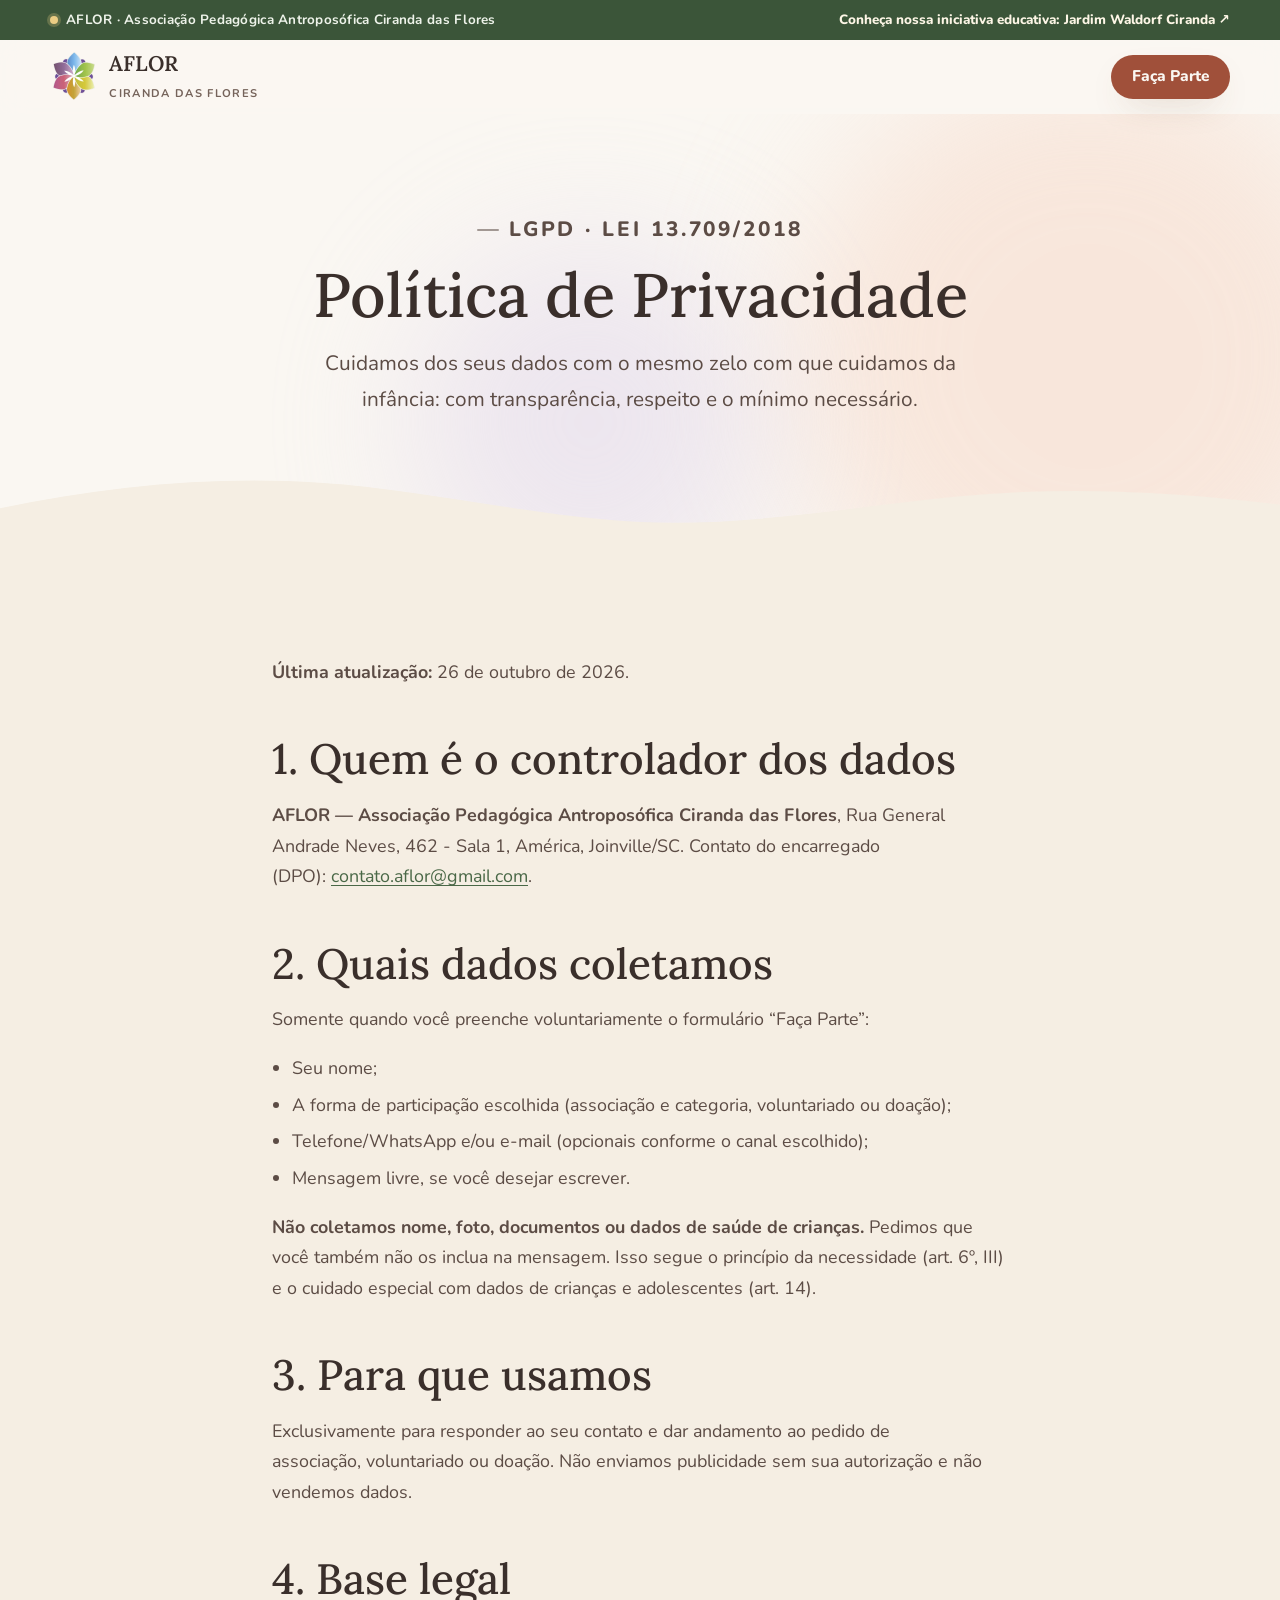
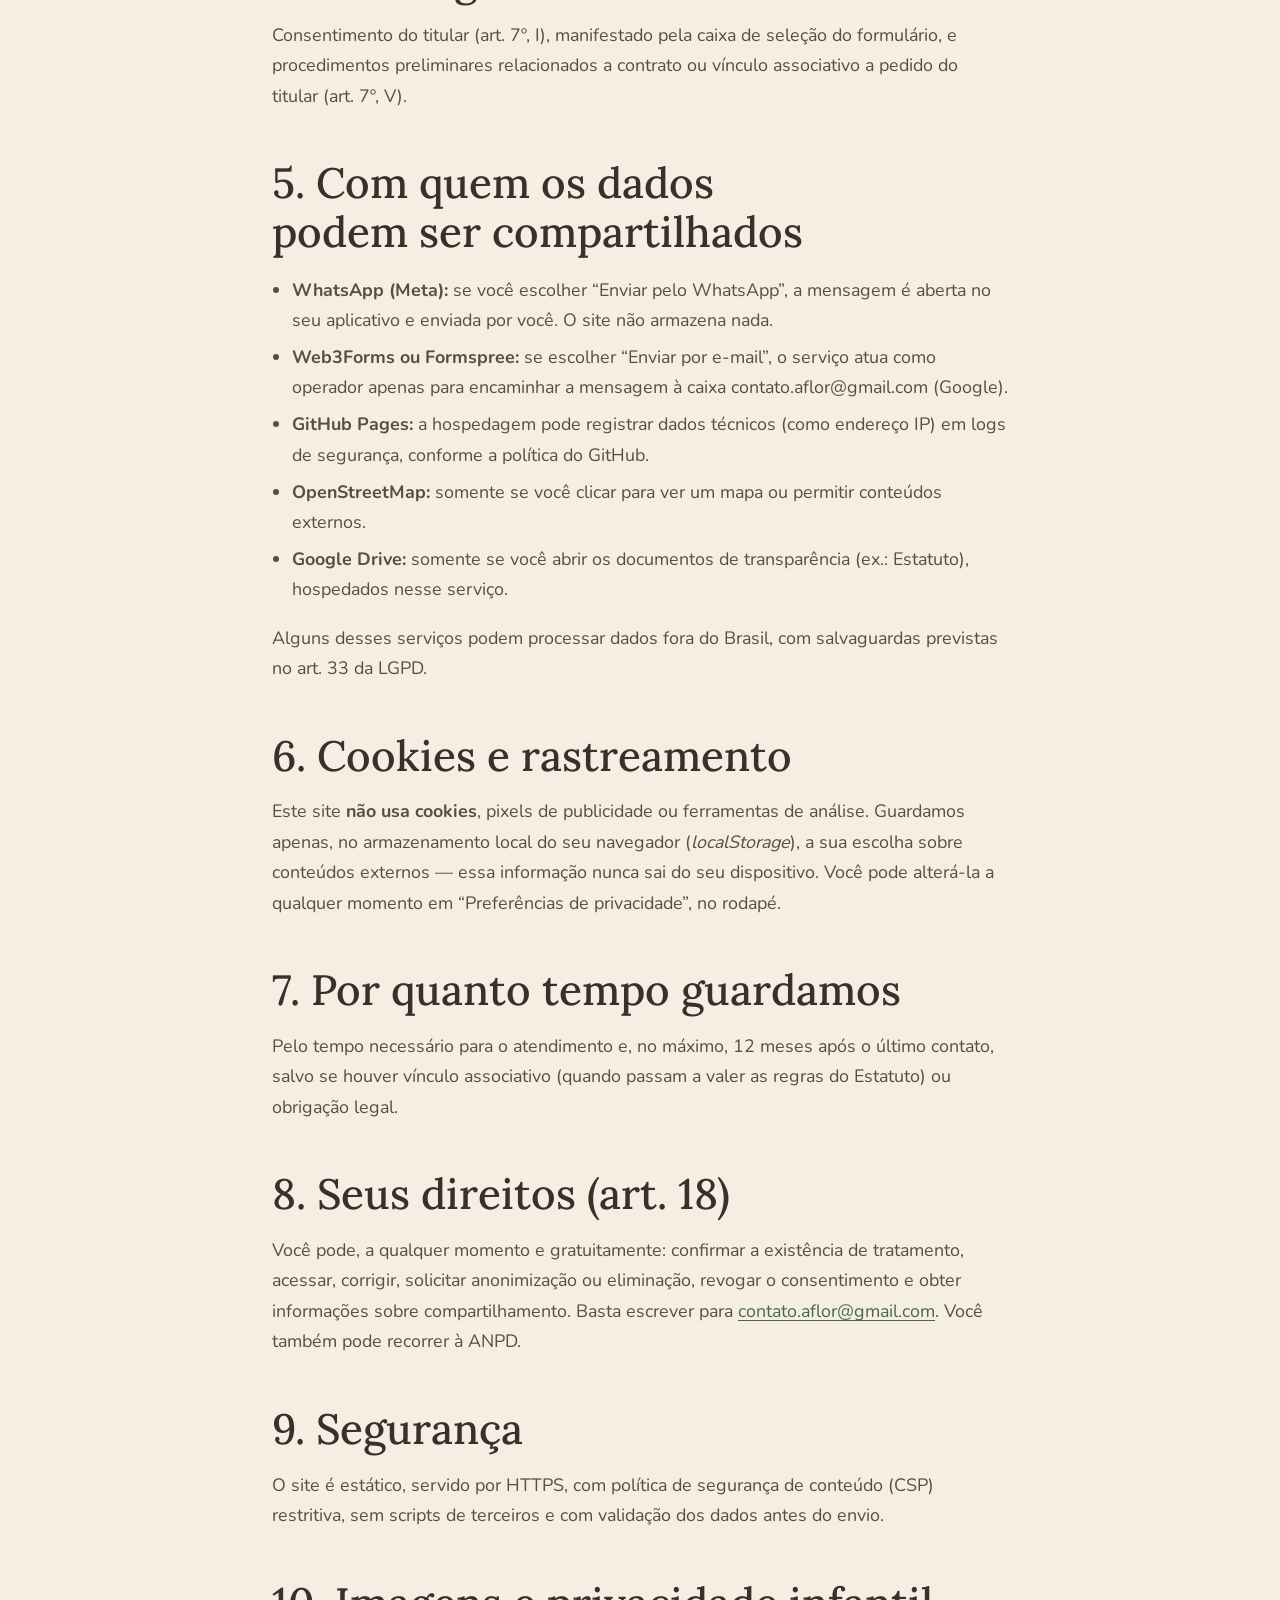
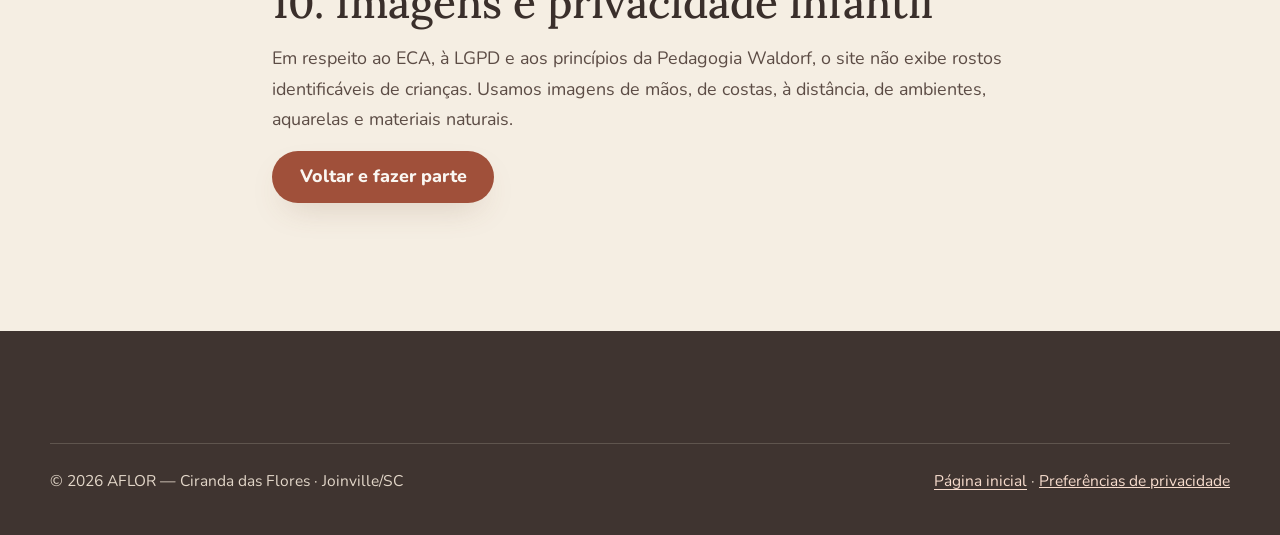
<file: politica-de-privacidade.html>
<!doctype html>
<html lang="pt-BR">
<head>
  <meta charset="utf-8">
  <meta name="viewport" content="width=device-width, initial-scale=1">
  <meta http-equiv="Content-Security-Policy" content="default-src 'self'; script-src 'self'; style-src 'self'; img-src 'self' data:; font-src 'self'; connect-src 'self'; frame-src 'none'; form-action 'self'; base-uri 'self'; object-src 'none'; manifest-src 'self'; upgrade-insecure-requests">
  <meta name="referrer" content="strict-origin-when-cross-origin">
  <title>Política de Privacidade | AFLOR — Ciranda das Flores</title>
  <meta name="description" content="Como a AFLOR trata os dados pessoais enviados pelo site, em conformidade com a LGPD (Lei 13.709/2018).">
  <link rel="canonical" href="https://donxergio.github.io/AFLOR/politica-de-privacidade.html">
  <meta name="robots" content="index, follow">
  <meta name="theme-color" content="#faf7f2">
  <meta property="og:type" content="article">
  <meta property="og:locale" content="pt_BR">
  <meta property="og:title" content="Política de Privacidade — AFLOR">
  <meta property="og:description" content="Transparência sobre o uso dos seus dados, conforme a LGPD.">
  <meta property="og:url" content="https://donxergio.github.io/AFLOR/politica-de-privacidade.html">
  <meta property="og:image" content="https://donxergio.github.io/AFLOR/assets/img/og-aflor.jpg">
  <link rel="icon" href="assets/img/favicon-32.png" type="image/png" sizes="32x32">
  <link rel="apple-touch-icon" href="assets/img/apple-touch-icon.png">
  <link rel="preload" href="assets/fonts/lora-var.woff2" as="font" type="font/woff2" crossorigin>
  <link rel="preload" href="assets/fonts/nunito-var.woff2" as="font" type="font/woff2" crossorigin>
  <link rel="stylesheet" href="assets/css/styles.css">
  <script src="assets/js/config.js" defer></script>
  <script src="assets/js/main.js" defer></script>
</head>
<body>
  <a class="skip-link" href="#conteudo">Pular para o conteúdo</a>
  <svg xmlns="http://www.w3.org/2000/svg" class="sr-only" aria-hidden="true" focusable="false">
    <symbol id="i-whatsapp" viewBox="0 0 24 24"><path fill="currentColor" d="M12.04 2a9.9 9.9 0 0 0-8.5 15l-1.4 5.1 5.2-1.4A9.9 9.9 0 1 0 12.04 2Zm0 18.1a8.2 8.2 0 0 1-4.2-1.2l-.3-.2-3.1.8.8-3-.2-.3a8.2 8.2 0 1 1 7 3.9Zm4.5-6.1c-.2-.1-1.5-.7-1.7-.8-.2-.1-.4-.1-.6.1l-.8 1c-.1.2-.3.2-.5.1a6.7 6.7 0 0 1-3.3-2.9c-.3-.4.3-.4.7-1.3.1-.2 0-.3 0-.4l-.8-1.8c-.2-.5-.4-.4-.6-.4h-.5a1 1 0 0 0-.7.3 3 3 0 0 0-.9 2.2 5.2 5.2 0 0 0 1.1 2.7 11.8 11.8 0 0 0 4.5 4c1.7.7 2.3.8 3.2.6a2.7 2.7 0 0 0 1.8-1.2 2.2 2.2 0 0 0 .1-1.3c0-.1-.2-.2-.5-.3Z"/></symbol>
    <symbol id="i-wave" viewBox="0 0 1440 90" preserveAspectRatio="none"><path d="M0 46c120-26 240-38 360-30s240 40 360 46 240-18 360-30 240-6 360 10V90H0Z"/></symbol>
  </svg>

  <div class="topbar">
    <div class="container">
      <p><span class="topbar__flower" aria-hidden="true"></span>AFLOR · Associação Pedagógica Antroposófica Ciranda das Flores</p>
      <div class="topbar__links">
        <a href="https://donxergio.github.io/JardimCiranda/" data-jardim-link target="_blank" rel="noopener noreferrer">Conheça nossa iniciativa educativa: Jardim Waldorf Ciranda ↗</a>
      </div>
    </div>
  </div>

  <header class="site-header">
    <div class="container">
      <a class="brand" href="./" aria-label="AFLOR — página inicial">
        <img class="brand__logo" src="assets/img/logo-flor.webp" width="48" height="48" alt="" decoding="async">
        <span><span class="brand__name">AFLOR</span><span class="brand__tag">Ciranda das Flores</span></span>
      </a>
      <a class="btn btn--sm" href="./#faca-parte">Faça Parte</a>
    </div>
  </header>

  <main id="conteudo" tabindex="-1">
    <section class="page-hero">
      <div class="lazur" aria-hidden="true"><span class="l1"></span><span class="l3"></span></div>
      <div class="container">
        <p class="eyebrow">LGPD · Lei 13.709/2018</p>
        <h1>Política de Privacidade</h1>
        <p>Cuidamos dos seus dados com o mesmo zelo com que cuidamos da infância: com transparência, respeito e o mínimo necessário.</p>
      </div>
      <svg class="wave wave--bottom wave--to-alt" aria-hidden="true" viewBox="0 0 1440 90" preserveAspectRatio="none"><use href="#i-wave"/></svg>
    </section>

    <section class="section section--alt">
      <article class="container prose">
        <p><strong>Última atualização:</strong> 26 de outubro de 2026.</p>

        <h2>1. Quem é o controlador dos dados</h2>
        <p>
          <strong>AFLOR — Associação Pedagógica Antroposófica Ciranda das Flores</strong>, Rua General Andrade Neves, 462 - Sala 1,
          América, Joinville/SC. Contato do encarregado (DPO): <a href="mailto:contato.aflor@gmail.com">contato.aflor@gmail.com</a>.
          <!-- ⚠️ Inserir CNPJ da associação antes de publicar em produção. -->
        </p>

        <h2>2. Quais dados coletamos</h2>
        <p>Somente quando você preenche voluntariamente o formulário “Faça Parte”:</p>
        <ul>
          <li>Seu nome;</li>
          <li>A forma de participação escolhida (associação e categoria, voluntariado ou doação);</li>
          <li>Telefone/WhatsApp e/ou e-mail (opcionais conforme o canal escolhido);</li>
          <li>Mensagem livre, se você desejar escrever.</li>
        </ul>
        <p>
          <strong>Não coletamos nome, foto, documentos ou dados de saúde de crianças.</strong> Pedimos que você também não os inclua
          na mensagem. Isso segue o princípio da necessidade (art. 6º, III) e o cuidado especial com dados de crianças e adolescentes (art. 14).
        </p>

        <h2>3. Para que usamos</h2>
        <p>Exclusivamente para responder ao seu contato e dar andamento ao pedido de associação, voluntariado ou doação. Não enviamos publicidade sem sua autorização e não vendemos dados.</p>

        <h2>4. Base legal</h2>
        <p>Consentimento do titular (art. 7º, I), manifestado pela caixa de seleção do formulário, e procedimentos preliminares relacionados a contrato ou vínculo associativo a pedido do titular (art. 7º, V).</p>

        <h2>5. Com quem os dados podem ser compartilhados</h2>
        <ul>
          <li><strong>WhatsApp (Meta):</strong> se você escolher “Enviar pelo WhatsApp”, a mensagem é aberta no seu aplicativo e enviada por você. O site não armazena nada.</li>
          <li><strong>Web3Forms ou Formspree:</strong> se escolher “Enviar por e-mail”, o serviço atua como operador apenas para encaminhar a mensagem à caixa contato.aflor@gmail.com (Google).</li>
          <li><strong>GitHub Pages:</strong> a hospedagem pode registrar dados técnicos (como endereço IP) em logs de segurança, conforme a política do GitHub.</li>
          <li><strong>OpenStreetMap:</strong> somente se você clicar para ver um mapa ou permitir conteúdos externos.</li>
          <li><strong>Google Drive:</strong> somente se você abrir os documentos de transparência (ex.: Estatuto), hospedados nesse serviço.</li>
        </ul>
        <p>Alguns desses serviços podem processar dados fora do Brasil, com salvaguardas previstas no art. 33 da LGPD.</p>

        <h2>6. Cookies e rastreamento</h2>
        <p>
          Este site <strong>não usa cookies</strong>, pixels de publicidade ou ferramentas de análise. Guardamos apenas, no armazenamento
          local do seu navegador (<em>localStorage</em>), a sua escolha sobre conteúdos externos — essa informação nunca sai do seu dispositivo.
          Você pode alterá-la a qualquer momento em “Preferências de privacidade”, no rodapé.
        </p>

        <h2>7. Por quanto tempo guardamos</h2>
        <p>Pelo tempo necessário para o atendimento e, no máximo, 12 meses após o último contato, salvo se houver vínculo associativo (quando passam a valer as regras do Estatuto) ou obrigação legal.</p>

        <h2>8. Seus direitos (art. 18)</h2>
        <p>Você pode, a qualquer momento e gratuitamente: confirmar a existência de tratamento, acessar, corrigir, solicitar anonimização ou eliminação, revogar o consentimento e obter informações sobre compartilhamento. Basta escrever para <a href="mailto:contato.aflor@gmail.com">contato.aflor@gmail.com</a>. Você também pode recorrer à ANPD.</p>

        <h2>9. Segurança</h2>
        <p>O site é estático, servido por HTTPS, com política de segurança de conteúdo (CSP) restritiva, sem scripts de terceiros e com validação dos dados antes do envio.</p>

        <h2>10. Imagens e privacidade infantil</h2>
        <p>Em respeito ao ECA, à LGPD e aos princípios da Pedagogia Waldorf, o site não exibe rostos identificáveis de crianças. Usamos imagens de mãos, de costas, à distância, de ambientes, aquarelas e materiais naturais.</p>

        <p><a class="btn" href="./#faca-parte">Voltar e fazer parte</a></p>
      </article>
    </section>
  </main>

  <footer class="site-footer">
    <div class="container">
      <div class="footer-bottom">
        <p>© <span data-year>2026</span> AFLOR — Ciranda das Flores · Joinville/SC</p>
        <p><a href="./">Página inicial</a> · <button type="button" data-open-consent>Preferências de privacidade</button></p>
      </div>
    </div>
  </footer>

  <a class="wa-float" href="https://wa.me/5547988916765" target="_blank" rel="noopener noreferrer" data-wa-link aria-label="Conversar com a AFLOR pelo WhatsApp (abre em nova aba)">
    <svg aria-hidden="true"><use href="#i-whatsapp"/></svg><span class="wa-float__label">Fale conosco</span>
  </a>

  <div class="consent-banner" id="aviso-privacidade" role="dialog" aria-modal="false" aria-labelledby="aviso-titulo" hidden>
    <h2 id="aviso-titulo">🌿 Sua privacidade importa</h2>
    <p>Este site não usa cookies nem rastreadores. Conteúdos externos (como os mapas) só são carregados se você permitir.</p>
    <div class="consent-banner__actions">
      <button type="button" class="btn btn--sm" data-consent="externos">Permitir conteúdos externos</button>
      <button type="button" class="btn btn--ghost btn--sm" data-consent="essencial">Apenas o essencial</button>
    </div>
  </div>
</body>
</html>
</file>
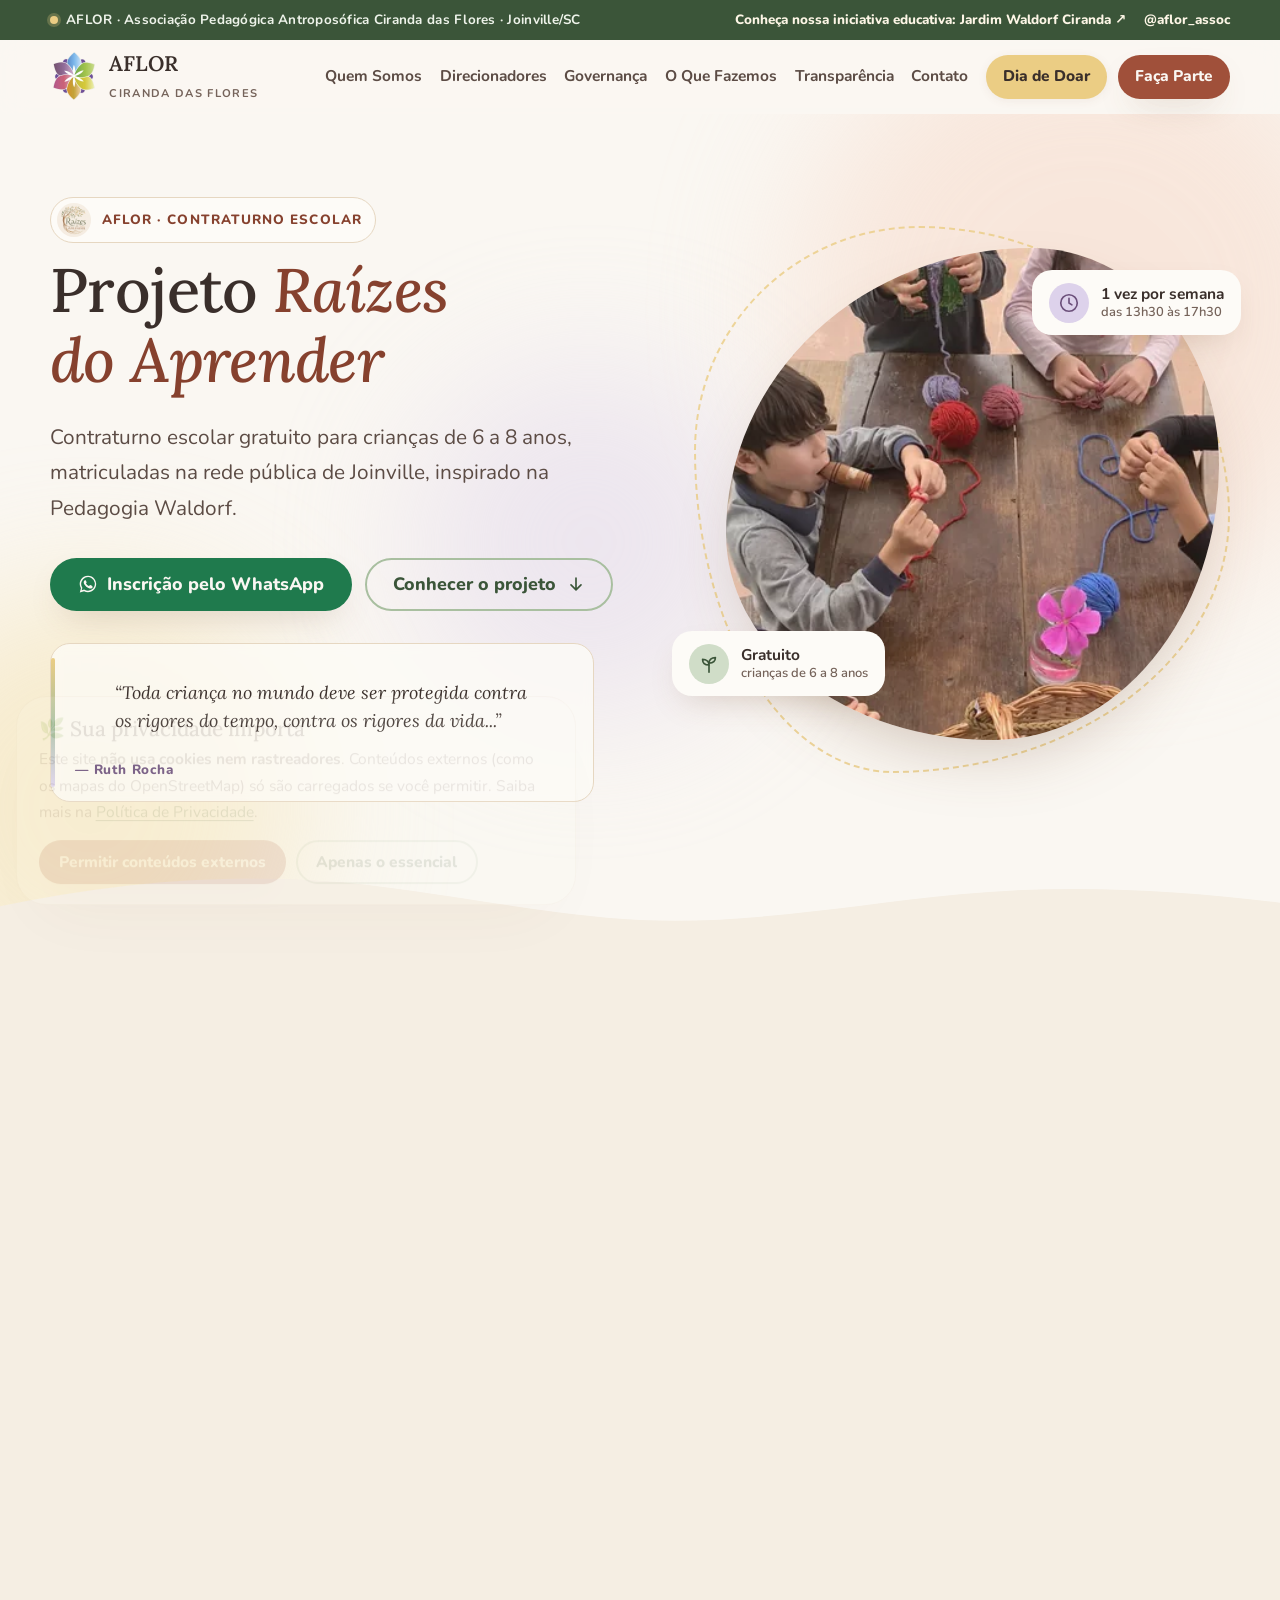
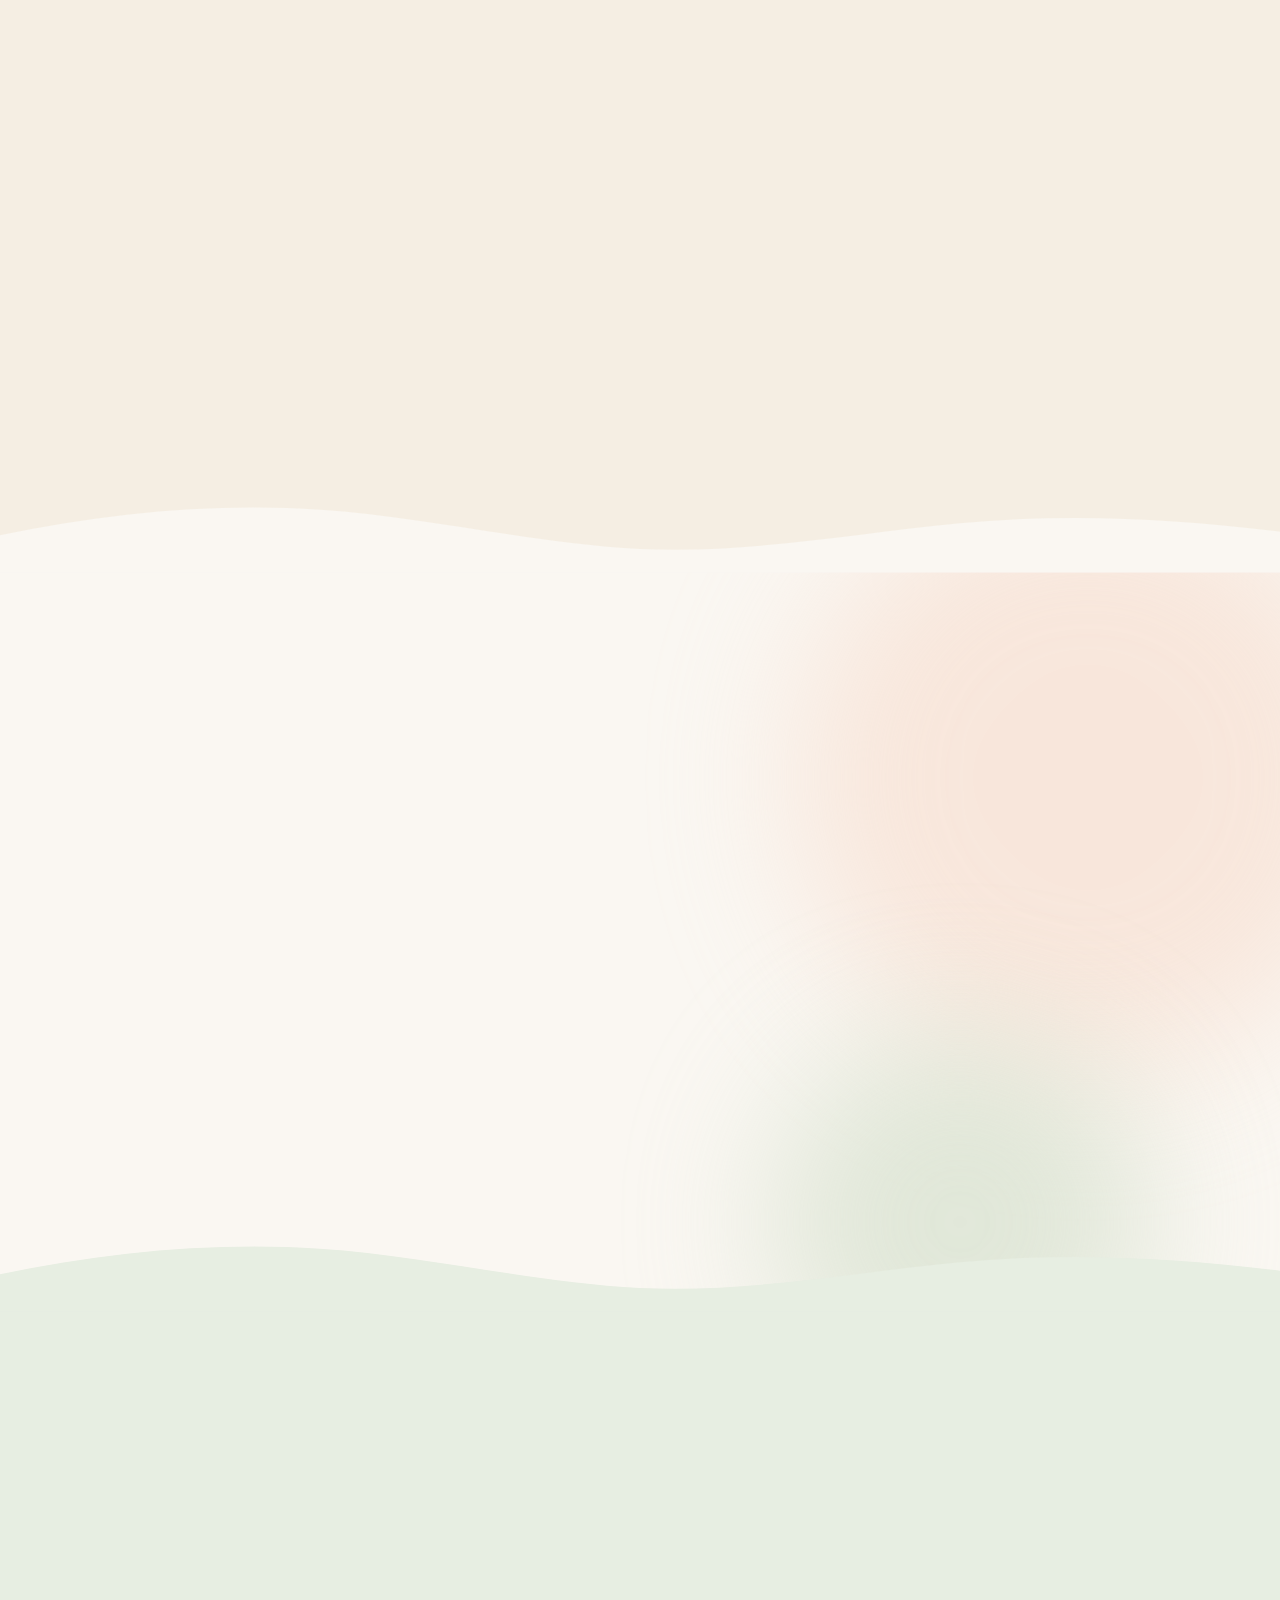
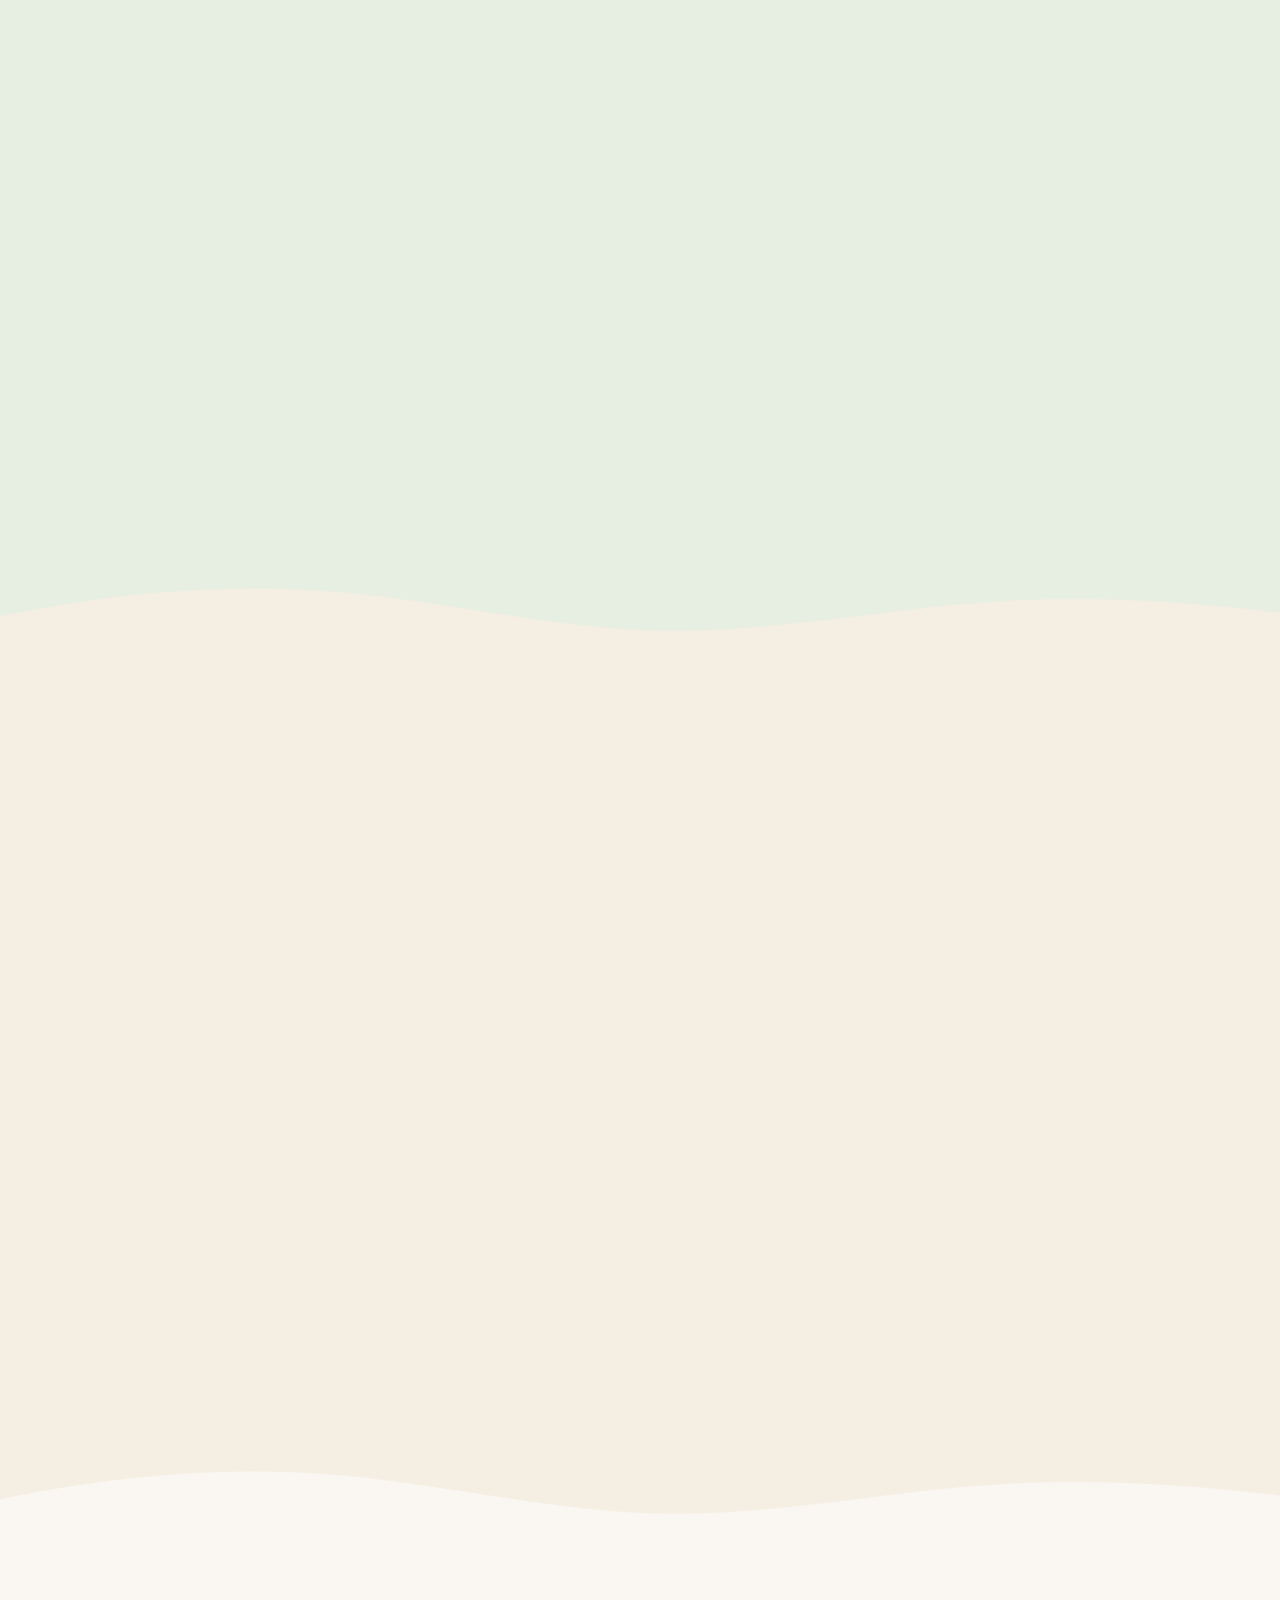
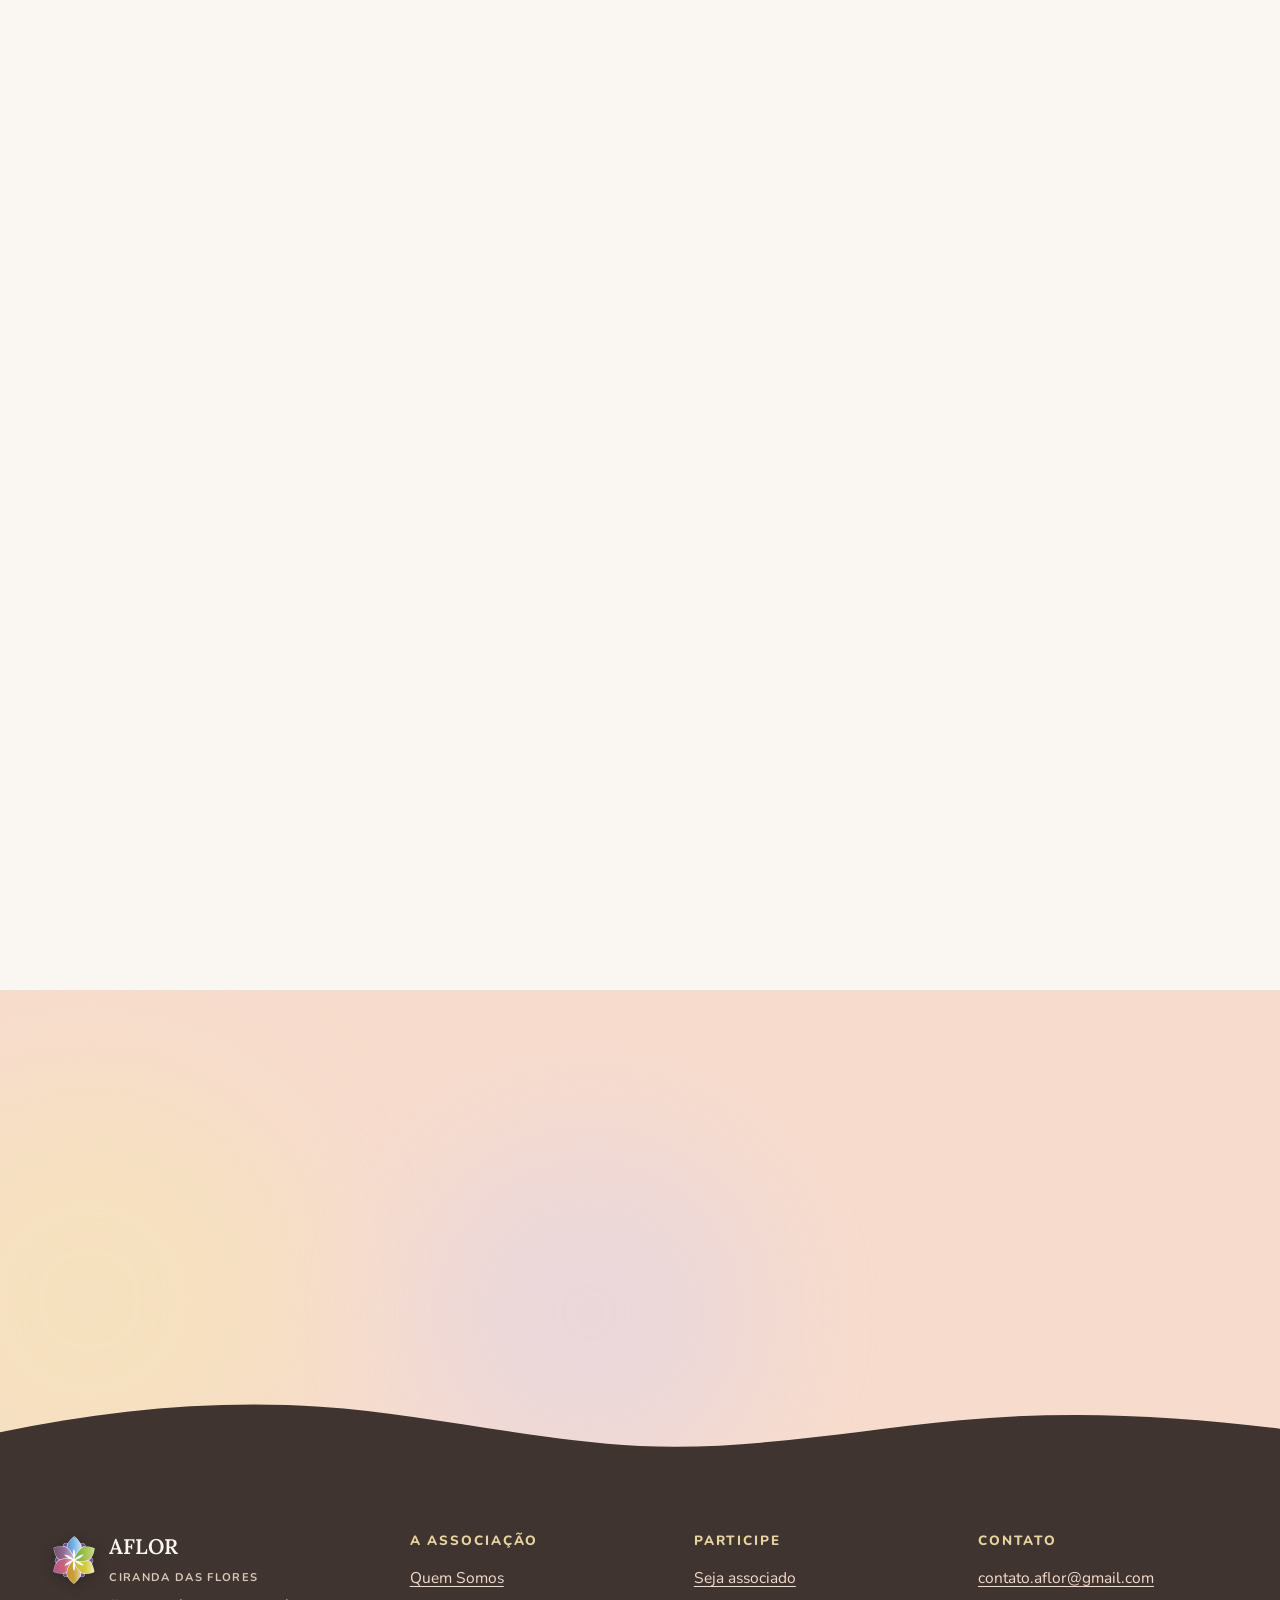
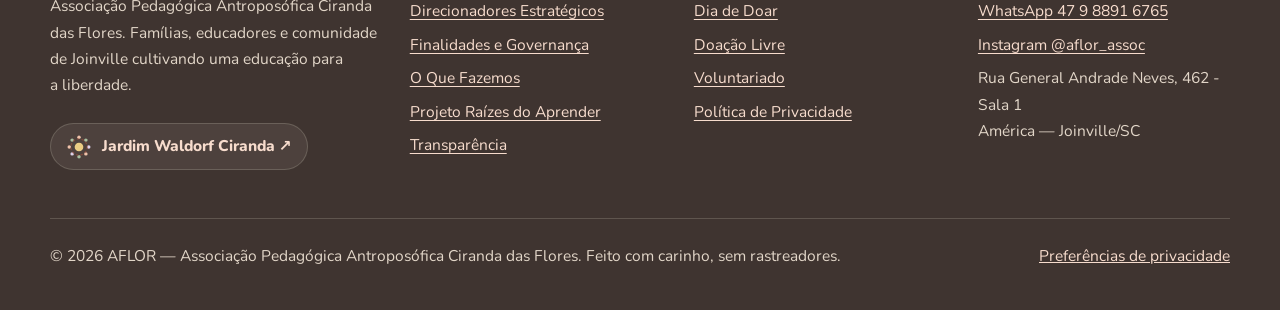
<file: projeto-raizes.html>
<!doctype html>
<html lang="pt-BR">

<head>
  <meta charset="utf-8">
  <meta name="viewport" content="width=device-width, initial-scale=1">

  <!-- Mesma CSP estrita de index.html (sem scripts/estilos inline). -->
  <meta http-equiv="Content-Security-Policy"
    content="default-src 'self'; script-src 'self'; style-src 'self'; img-src 'self' data:; font-src 'self'; connect-src 'self' https://api.web3forms.com https://formspree.io; frame-src https://www.openstreetmap.org; form-action 'self' https://api.web3forms.com https://formspree.io; base-uri 'self'; object-src 'none'; manifest-src 'self'; worker-src 'none'; upgrade-insecure-requests">
  <meta name="referrer" content="strict-origin-when-cross-origin">

  <title>Projeto Raízes do Aprender | Contraturno gratuito — AFLOR, Joinville/SC</title>
  <meta name="description"
    content="Contraturno escolar gratuito para crianças de 6 a 8 anos da rede pública de Joinville, inspirado na Pedagogia Waldorf: trabalhos manuais, aquarela e brincar livre na natureza.">
  <!-- ⚠️ Em produção (domínio próprio), atualize canonical, og:url e og:image. -->
  <link rel="canonical" href="https://donxergio.github.io/AFLOR/projeto-raizes.html">
  <meta name="robots" content="index, follow, max-image-preview:large">
  <meta name="theme-color" content="#faf7f2">
  <meta name="color-scheme" content="light">
  <meta name="format-detection" content="telephone=no">

  <meta property="og:type" content="website">
  <meta property="og:locale" content="pt_BR">
  <meta property="og:site_name" content="AFLOR — Ciranda das Flores">
  <meta property="og:url" content="https://donxergio.github.io/AFLOR/projeto-raizes.html">
  <meta property="og:title" content="Projeto Raízes do Aprender — contraturno escolar gratuito da AFLOR">
  <meta property="og:description"
    content="Para crianças de 6 a 8 anos da rede pública de Joinville, inspirado na Pedagogia Waldorf.">
  <meta property="og:image" content="https://donxergio.github.io/AFLOR/assets/img/og-aflor.jpg">
  <meta property="og:image:width" content="1200">
  <meta property="og:image:height" content="630">
  <meta name="twitter:card" content="summary_large_image">

  <link rel="icon" href="assets/img/favicon-32.png" type="image/png" sizes="32x32">
  <link rel="icon" href="assets/img/icon-192.png" type="image/png" sizes="192x192">
  <link rel="apple-touch-icon" href="assets/img/apple-touch-icon.png">
  <link rel="manifest" href="site.webmanifest">

  <link rel="preload" href="assets/fonts/lora-var.woff2" as="font" type="font/woff2" crossorigin>
  <link rel="preload" href="assets/fonts/nunito-var.woff2" as="font" type="font/woff2" crossorigin>
  <link rel="preload" as="image" type="image/webp"
    imagesrcset="assets/img/raizes-trico-mesa-640.webp 640w, assets/img/raizes-trico-mesa-1280.webp 1200w"
    imagesizes="(max-width: 900px) 90vw, 560px" fetchpriority="high">

  <link rel="stylesheet" href="assets/css/styles.css">
  <script src="assets/js/config.js" defer></script>
  <script src="assets/js/main.js" defer></script>

  <!-- Dados estruturados (Schema.org) — bloco de dados, não é executado pelo navegador -->
  <script type="application/ld+json">
  {
    "@context": "https://schema.org",
    "@type": "WebPage",
    "@id": "https://donxergio.github.io/AFLOR/projeto-raizes.html#pagina",
    "url": "https://donxergio.github.io/AFLOR/projeto-raizes.html",
    "name": "Projeto Raízes do Aprender",
    "description": "Contraturno escolar gratuito para crianças de 6 a 8 anos, matriculadas na rede pública de Joinville, inspirado na Pedagogia Waldorf.",
    "inLanguage": "pt-BR",
    "isPartOf": { "@id": "https://donxergio.github.io/AFLOR/#website" },
    "publisher": { "@id": "https://donxergio.github.io/AFLOR/#aflor" }
  }
  </script>
</head>

<body>
  <a class="skip-link" href="#conteudo">Pular para o conteúdo</a>

  <!-- Sprite de ícones (subconjunto do index.html + ícones da ficha técnica) -->
  <svg xmlns="http://www.w3.org/2000/svg" class="sr-only" aria-hidden="true" focusable="false">
    <symbol id="i-logo-jardim" viewBox="0 0 48 48">
      <circle cx="24" cy="24" r="8" fill="#ebcd84" />
      <circle cx="24" cy="6" r="3.2" fill="#f0c3ab" />
      <circle cx="36.7" cy="11.3" r="3.2" fill="#a9bfa0" />
      <circle cx="42" cy="24" r="3.2" fill="#ddd2eb" />
      <circle cx="36.7" cy="36.7" r="3.2" fill="#f0c3ab" />
      <circle cx="24" cy="42" r="3.2" fill="#a9bfa0" />
      <circle cx="11.3" cy="36.7" r="3.2" fill="#ddd2eb" />
      <circle cx="6" cy="24" r="3.2" fill="#f0c3ab" />
      <circle cx="11.3" cy="11.3" r="3.2" fill="#a9bfa0" />
      <circle cx="24" cy="24" r="15" fill="none" stroke="#a0503a" stroke-width="2.4" stroke-linecap="round"
        stroke-dasharray="3 5.4" opacity=".55" />
    </symbol>
    <symbol id="i-whatsapp" viewBox="0 0 24 24">
      <path fill="currentColor"
        d="M12.04 2a9.9 9.9 0 0 0-8.5 15l-1.4 5.1 5.2-1.4A9.9 9.9 0 1 0 12.04 2Zm0 18.1a8.2 8.2 0 0 1-4.2-1.2l-.3-.2-3.1.8.8-3-.2-.3a8.2 8.2 0 1 1 7 3.9Zm4.5-6.1c-.2-.1-1.5-.7-1.7-.8-.2-.1-.4-.1-.6.1l-.8 1c-.1.2-.3.2-.5.1a6.7 6.7 0 0 1-3.3-2.9c-.3-.4.3-.4.7-1.3.1-.2 0-.3 0-.4l-.8-1.8c-.2-.5-.4-.4-.6-.4h-.5a1 1 0 0 0-.7.3 3 3 0 0 0-.9 2.2 5.2 5.2 0 0 0 1.1 2.7 11.8 11.8 0 0 0 4.5 4c1.7.7 2.3.8 3.2.6a2.7 2.7 0 0 0 1.8-1.2 2.2 2.2 0 0 0 .1-1.3c0-.1-.2-.2-.5-.3Z" />
    </symbol>
    <symbol id="i-arrow" viewBox="0 0 24 24" fill="none" stroke="currentColor" stroke-width="2" stroke-linecap="round"
      stroke-linejoin="round">
      <path d="M5 12h14M13 6l6 6-6 6" />
    </symbol>
    <symbol id="i-down" viewBox="0 0 24 24" fill="none" stroke="currentColor" stroke-width="2" stroke-linecap="round"
      stroke-linejoin="round">
      <path d="M12 5v14M6 13l6 6 6-6" />
    </symbol>
    <symbol id="i-sprout" viewBox="0 0 24 24" fill="none" stroke="currentColor" stroke-width="1.8"
      stroke-linecap="round" stroke-linejoin="round">
      <path d="M12 21v-8" />
      <path d="M12 13C12 9 9 7 5 7c0 4 3 6 7 6Z" />
      <path d="M12 11c0-3.5 2.5-6 7-6 0 4-3 6-7 6Z" />
    </symbol>
    <symbol id="i-leaf" viewBox="0 0 24 24" fill="none" stroke="currentColor" stroke-width="1.8" stroke-linecap="round"
      stroke-linejoin="round">
      <path d="M5 19c0-8 5-13 15-14-1 10-6 15-14 15" />
      <path d="M5 19 13 11" />
    </symbol>
    <symbol id="i-heart" viewBox="0 0 24 24" fill="none" stroke="currentColor" stroke-width="1.8" stroke-linecap="round"
      stroke-linejoin="round">
      <path d="M12 20s-7.5-4.4-7.5-10A4.3 4.3 0 0 1 12 7.4 4.3 4.3 0 0 1 19.5 10c0 5.6-7.5 10-7.5 10Z" />
    </symbol>
    <symbol id="i-family" viewBox="0 0 24 24" fill="none" stroke="currentColor" stroke-width="1.8"
      stroke-linecap="round" stroke-linejoin="round">
      <circle cx="7" cy="6" r="2.3" />
      <circle cx="17" cy="6" r="2.3" />
      <circle cx="12" cy="12.5" r="1.8" />
      <path d="M3.5 20v-5a3.5 3.5 0 0 1 7 0M13.5 15a3.5 3.5 0 0 1 7 0v5M9.5 20v-2a2.5 2.5 0 0 1 5 0v2" />
    </symbol>
    <symbol id="i-calendar" viewBox="0 0 24 24" fill="none" stroke="currentColor" stroke-width="1.8"
      stroke-linecap="round" stroke-linejoin="round">
      <rect x="3.5" y="5" width="17" height="15" rx="3" />
      <path d="M3.5 10h17M8 3v4M16 3v4" />
    </symbol>
    <symbol id="i-clock" viewBox="0 0 24 24" fill="none" stroke="currentColor" stroke-width="1.8" stroke-linecap="round"
      stroke-linejoin="round">
      <circle cx="12" cy="12" r="9" />
      <path d="M12 7v5l3.2 2" />
    </symbol>
    <symbol id="i-apple" viewBox="0 0 24 24" fill="none" stroke="currentColor" stroke-width="1.8" stroke-linecap="round"
      stroke-linejoin="round">
      <path d="M12 8.2c-1.6-1.3-5.8-1.6-6.9 2.2-1 3.6 1.4 9.6 4.4 9.6 1.1 0 1.6-.6 2.5-.6s1.4.6 2.5.6c3 0 5.4-6 4.4-9.6-1.1-3.8-5.3-3.5-6.9-2.2Z" />
      <path d="M12 8.2c0-2 .8-3.6 2.6-4.7M12 6.5c-1.2-1.8-3-2.2-4.3-1.8.4 1.5 2.1 2.4 4.3 1.8Z" />
    </symbol>
    <symbol id="i-school" viewBox="0 0 24 24" fill="none" stroke="currentColor" stroke-width="1.8"
      stroke-linecap="round" stroke-linejoin="round">
      <path d="M2.5 10 12 5l9.5 5-9.5 5Z" />
      <path d="M6.5 12.2V16c0 1.5 2.5 3 5.5 3s5.5-1.5 5.5-3v-3.8" />
    </symbol>
    <symbol id="i-eye" viewBox="0 0 24 24" fill="none" stroke="currentColor" stroke-width="1.8" stroke-linecap="round"
      stroke-linejoin="round">
      <path d="M2.5 12S6 5.5 12 5.5 21.5 12 21.5 12 18 18.5 12 18.5 2.5 12 2.5 12Z" />
      <circle cx="12" cy="12" r="3" />
    </symbol>
    <symbol id="i-bus" viewBox="0 0 24 24" fill="none" stroke="currentColor" stroke-width="1.8" stroke-linecap="round"
      stroke-linejoin="round">
      <rect x="4" y="3.5" width="16" height="14" rx="3" />
      <path d="M4 11h16M8 17.5V20M16 17.5V20" />
      <circle cx="8" cy="14.3" r=".6" fill="currentColor" />
      <circle cx="16" cy="14.3" r=".6" fill="currentColor" />
    </symbol>
    <symbol id="i-chart" viewBox="0 0 24 24" fill="none" stroke="currentColor" stroke-width="1.8" stroke-linecap="round"
      stroke-linejoin="round">
      <path d="M4 20V4M4 20h16" />
      <path d="M8 16v-4M12 16V8M16 16v-6" />
    </symbol>
    <symbol id="i-check" viewBox="0 0 24 24" fill="none" stroke="currentColor" stroke-width="1.8" stroke-linecap="round"
      stroke-linejoin="round">
      <circle cx="12" cy="12" r="9" />
      <path d="m8 12 3 3 5-6" />
    </symbol>
    <symbol id="i-chat" viewBox="0 0 24 24" fill="none" stroke="currentColor" stroke-width="1.8" stroke-linecap="round"
      stroke-linejoin="round">
      <path d="M4 5h16v11H9l-5 4Z" />
      <path d="M8 9.5h8M8 12.5h5" />
    </symbol>
    <symbol id="i-gift" viewBox="0 0 24 24" fill="none" stroke="currentColor" stroke-width="1.8" stroke-linecap="round"
      stroke-linejoin="round">
      <rect x="3.5" y="8" width="17" height="4" rx="1" />
      <path d="M5 12v8h14v-8M12 8v12M12 8S10.5 3.5 8 4.5 9 8 12 8Zm0 0s1.5-4.5 4-3.5S15 8 12 8Z" />
    </symbol>
    <symbol id="i-wave" viewBox="0 0 1440 90" preserveAspectRatio="none">
      <path d="M0 46c120-26 240-38 360-30s240 40 360 46 240-18 360-30 240-6 360 10V90H0Z" />
    </symbol>
  </svg>

  <!-- ===================== BARRA DO ECOSSISTEMA ===================== -->
  <div class="topbar">
    <div class="container">
      <p><span class="topbar__flower" aria-hidden="true"></span>AFLOR · Associação Pedagógica Antroposófica Ciranda das
        Flores · Joinville/SC</p>
      <div class="topbar__links">
        <a href="https://donxergio.github.io/JardimCiranda/" data-jardim-link target="_blank" rel="noopener noreferrer"
          id="topbar-jardim">
          Conheça nossa iniciativa educativa: Jardim Waldorf Ciranda ↗
        </a>
        <a class="topbar__social" href="https://www.instagram.com/aflor_assoc" target="_blank" rel="noopener noreferrer"
          id="topbar-instagram">@aflor_assoc</a>
      </div>
    </div>
  </div>

  <!-- ============================ CABEÇALHO ============================ -->
  <header class="site-header" id="topo">
    <div class="container">
      <a class="brand" href="./" aria-label="AFLOR — página inicial">
        <img class="brand__logo" src="assets/img/logo-flor.webp" width="48" height="48" alt="" decoding="async">
        <span>
          <span class="brand__name">AFLOR</span>
          <span class="brand__tag">Ciranda das Flores</span>
        </span>
      </a>

      <button class="nav-toggle" type="button" aria-expanded="false" aria-controls="menu-principal"
        aria-label="Abrir menu" id="btn-menu">
        <span></span>
      </button>

      <nav class="nav" id="menu-principal" aria-label="Menu principal">
        <ul class="nav__list" role="list">
          <li><a href="./#quem-somos">Quem Somos</a></li>
          <li><a href="./#direcionadores">Direcionadores</a></li>
          <li><a href="./#governanca">Governança</a></li>
          <li><a href="./#atuacao">O Que Fazemos</a></li>
          <li><a href="./#transparencia">Transparência</a></li>
          <li><a href="./#contato">Contato</a></li>
        </ul>
        <a class="btn btn--sm btn--doar" href="dia-de-doar.html" id="nav-dia-de-doar" data-dia-de-doar hidden>
          <svg aria-hidden="true">
            <use href="#i-gift" />
          </svg>Dia de Doar
        </a>
        <a class="btn btn--sm" href="./#faca-parte" id="nav-faca-parte">Faça Parte</a>
      </nav>
    </div>
  </header>

  <main id="conteudo" tabindex="-1">

    <!-- ============================ HERO ============================ -->
    <section class="hero hero--aflor" id="inicio" aria-labelledby="raizes-titulo">
      <div class="lazur" aria-hidden="true"><span class="l1"></span><span class="l2"></span><span class="l3"></span>
      </div>

      <div class="container hero__grid">
        <div>
          <div class="raizes-badge">
            <img class="raizes-badge__logo" src="assets/img/logo-projeto-raizes-square-640.webp" width="34" height="34" alt="" aria-hidden="true" decoding="async">
            <span class="raizes-badge__text">AFLOR · Contraturno Escolar</span>
          </div>
          <h1 id="raizes-titulo">Projeto <em>Raízes do Aprender</em></h1>
          <p class="hero__lead">
            Contraturno escolar gratuito para crianças de 6 a 8 anos, matriculadas na rede pública de Joinville,
            inspirado na Pedagogia Waldorf.
          </p>
          <div class="hero__ctas">
            <a class="btn btn--whatsapp" href="https://wa.me/5547988916765" target="_blank" rel="noopener noreferrer"
              data-wa-link="raizes" id="cta-raizes-whatsapp-hero">
              <svg aria-hidden="true">
                <use href="#i-whatsapp" />
              </svg>
              Inscrição pelo WhatsApp
            </a>
            <a class="btn btn--ghost" href="#o-que-oferecemos" id="cta-raizes-saiba-mais">
              Conhecer o projeto
              <svg aria-hidden="true">
                <use href="#i-down" />
              </svg>
            </a>
          </div>
          <figure class="hero__quote">
            <blockquote>
              <p>“Toda criança no mundo deve ser protegida contra os rigores do tempo, contra os rigores da vida...”</p>
            </blockquote>
            <figcaption><cite>— Ruth Rocha</cite></figcaption>
          </figure>
        </div>

        <div class="hero__media">
          <span class="hero__ring" aria-hidden="true"></span>
          <div class="hero__blob">
            <!-- Privacidade preservada (ECA/LGPD): rostos suavizados com filtro sutil. LCP: sem lazy-loading -->
            <img src="assets/img/raizes-trico-mesa-1280.webp"
              srcset="assets/img/raizes-trico-mesa-640.webp 640w, assets/img/raizes-trico-mesa-1280.webp 1200w"
              sizes="(max-width: 900px) 90vw, 560px" width="1200" height="750"
              alt="Crianças reunidas em torno da mesa de madeira com cesto de lãs coloridas fazendo tricô manual"
              fetchpriority="high" decoding="async">
          </div>
          <div class="hero__card hero__card--a" aria-hidden="true">
            <span class="dot"><svg>
                <use href="#i-sprout" />
              </svg></span>
            <span>Gratuito<small>crianças de 6 a 8 anos</small></span>
          </div>
          <div class="hero__card hero__card--b" aria-hidden="true">
            <span class="dot"><svg>
                <use href="#i-clock" />
              </svg></span>
            <span>1 vez por semana<small>das 13h30 às 17h30</small></span>
          </div>
        </div>
      </div>

      <svg class="wave wave--bottom wave--to-alt" aria-hidden="true" viewBox="0 0 1440 90" preserveAspectRatio="none">
        <use href="#i-wave" />
      </svg>
    </section>

    <!-- ===================== O QUE OFERECEMOS ===================== -->
    <section class="section section--alt" id="o-que-oferecemos" aria-labelledby="oferecemos-titulo">
      <div class="container">
        <header class="section-head reveal">
          <p class="eyebrow">O projeto</p>
          <h2 id="oferecemos-titulo">O que <em>oferecemos</em></h2>
        </header>

        <div class="raizes-offer">
          <div class="reveal">
            <article class="raizes-goal tint-sage">
              <h3><span class="ic" aria-hidden="true"><svg>
                    <use href="#i-sprout" />
                  </svg></span>Objetivo geral</h3>
              <p>Fortalecer a prontidão escolar da criança de 6 a 8 anos que ingressa no 1º ano do Ensino Fundamental,
                com atividades que integram pensar, sentir e agir, permitindo sua inclusão no fluxo regular de
                aprendizado e reduzindo a defasagem escolar futura.</p>
            </article>
            <article class="raizes-goal tint-peach">
              <h3><span class="ic" aria-hidden="true"><svg>
                    <use href="#i-leaf" />
                  </svg></span>Objetivo específico</h3>
              <p>Oferecemos contraturno escolar gratuito com metodologias ativas inspiradas na Pedagogia Waldorf
                (trabalhos manuais, aquarela e brincar livre), em um ambiente seguro, acolhedor e conectado à natureza,
                na sede da AFLOR (Joinville/SC), voltado especialmente a crianças em situação de vulnerabilidade.</p>
            </article>
          </div>

          <aside class="raizes-sheet reveal d1" aria-labelledby="ficha-titulo">
            <h3 id="ficha-titulo">Ficha técnica</h3>
            <ul class="raizes-facts" role="list">
              <li>
                <span class="ic tint-ochre" aria-hidden="true"><svg>
                    <use href="#i-heart" />
                  </svg></span>
                <span><b>Financiamento (2026)</b><a href="https://www.fundacaofritzmuller.com.br/sobre-a-fritzmuller/" target="_blank" rel="noopener noreferrer">Fundação Fritz Müller</a></span>
              </li>
              <li>
                <span class="ic tint-sage" aria-hidden="true"><svg>
                    <use href="#i-family" />
                  </svg></span>
                <span><b>Público</b>16 crianças por turma, matriculadas no 1º ano do Ensino Fundamental da rede
                  pública</span>
              </li>
              <li>
                <span class="ic tint-ochre" aria-hidden="true"><svg>
                    <use href="#i-calendar" />
                  </svg></span>
                <span><b>Duração</b>11 meses · 40 encontros</span>
              </li>
              <li>
                <span class="ic tint-lavender" aria-hidden="true"><svg>
                    <use href="#i-clock" />
                  </svg></span>
                <span><b>Horário</b>1 vez por semana, das 13h30 às 17h30 (4 horas)</span>
              </li>
              <li>
                <span class="ic tint-peach" aria-hidden="true"><svg>
                    <use href="#i-apple" />
                  </svg></span>
                <span><b>Alimentação</b>Lanche saudável, gratuito</span>
              </li>
              <li>
                <span class="ic tint-sky" aria-hidden="true"><svg>
                    <use href="#i-school" />
                  </svg></span>
                <span><b>Equipe e estrutura</b>2 educadoras (regente e auxiliar), material pedagógico de qualidade e
                  espaço em contato com a natureza, adequado à idade</span>
              </li>
              <li>
                <span class="ic tint-rose" aria-hidden="true"><svg>
                    <use href="#i-eye" />
                  </svg></span>
                <span><b>Acompanhamento</b>Avaliação especializada da prontidão escolar e visitas à escola de origem
                  para trocas sobre o desenvolvimento</span>
              </li>
              <li>
                <span class="ic tint-sage" aria-hidden="true"><svg>
                    <use href="#i-bus" />
                  </svg></span>
                <span><b>Transporte</b>Escola → AFLOR, conforme disponibilidade / captação de recursos</span>
              </li>
            </ul>
            <a class="btn btn--whatsapp btn--block" href="https://wa.me/5547988916765" target="_blank"
              rel="noopener noreferrer" data-wa-link="raizes" id="cta-raizes-whatsapp-ficha">
              <svg aria-hidden="true">
                <use href="#i-whatsapp" />
              </svg>
              Inscrição pelo WhatsApp
            </a>
          </aside>
        </div>
      </div>
      <svg class="wave wave--bottom wave--to-cream" aria-hidden="true" viewBox="0 0 1440 90" preserveAspectRatio="none">
        <use href="#i-wave" />
      </svg>
    </section>

    <!-- ===================== POR QUE ESTE PROJETO IMPORTA ===================== -->
    <section class="section" id="por-que" aria-labelledby="por-que-titulo">
      <div class="lazur" aria-hidden="true"><span class="l1"></span><span class="l4"></span></div>
      <div class="container">
        <header class="section-head reveal">
          <p class="eyebrow">Contexto</p>
          <h2 id="por-que-titulo">Por que este projeto <em>importa</em></h2>
        </header>

        <ul class="raizes-stats" role="list">
          <li class="raizes-stat tint-peach reveal">
            <strong>37%</strong>
            <p>das crianças que ingressaram no 1º ano em 2025 não estavam prontas — baixa prontidão motora, cognitiva e
              emocional, o que dificulta a alfabetização.</p>
          </li>
          <li class="raizes-stat tint-ochre reveal d1">
            <strong>4,2 milhões</strong>
            <p>de estudantes (12,5% das matrículas da educação básica em 2024) são atingidos pela defasagem escolar no
              Brasil — problema que começa quando a alfabetização no 1º ano não se completa.</p>
          </li>
          <li class="raizes-stat tint-lavender reveal d2">
            <strong>60%</strong>
            <p>das mães no Brasil estão fora do mercado de trabalho, com jornadas triplas, menor remuneração e
              dificuldade de recolocação. O contraturno mantém as crianças em ambiente seguro enquanto as famílias
              trabalham, prevenindo o tempo ocioso e riscos sociais.</p>
          </li>
          <li class="raizes-stat tint-sage reveal d3">
            <strong>ODS 4<small>Educação de Qualidade (ONU) · Meta 4.1</small></strong>
            <p>Até 2030, garantir que todas as meninas e meninos completem o ensino primário e secundário livre,
              equitativo e de qualidade, que conduza a resultados de aprendizagem relevantes e eficazes.</p>
          </li>
        </ul>
      </div>
      <svg class="wave wave--bottom wave--to-sage" aria-hidden="true" viewBox="0 0 1440 90" preserveAspectRatio="none">
        <use href="#i-wave" />
      </svg>
    </section>

    <!-- ===================== COMO TRABALHAMOS ===================== -->
    <section class="section section--sage" id="como-trabalhamos" aria-labelledby="como-titulo">
      <div class="container">
        <header class="section-head reveal">
          <p class="eyebrow">Metodologia</p>
          <h2 id="como-titulo">Como <em>trabalhamos</em></h2>
          <p>Três pilares semanais, inspirados na Pedagogia Waldorf.</p>
        </header>

        <ul class="services raizes-pillars" role="list">
          <li class="service reveal">
            <div class="service__media">
              <img src="assets/img/raizes-tecelagem-640.webp"
                srcset="assets/img/raizes-tecelagem-640.webp 640w, assets/img/raizes-tecelagem-1280.webp 899w"
                sizes="(max-width: 620px) 92vw, (max-width: 1000px) 46vw, 380px" width="899" height="562"
                alt="Mão tecendo fios de lã coloridos em um pequeno tear artesanal de madeira" loading="lazy" decoding="async">
            </div>
            <div class="service__body">
              <span class="service__tag tint-peach">Pilar 1</span>
              <h3>Trabalhos manuais</h3>
              <p>Tricô de dedo, tricô com agulha e produção de brinquedos.</p>
              <p class="raizes-acts"><b>Atua em:</b> pensar estruturado, concentração, matemática, motricidade fina e
                propriocepção.</p>
            </div>
          </li>
          <li class="service reveal d1">
            <div class="service__media">
              <img src="assets/img/raizes-aquarela-640.webp"
                srcset="assets/img/raizes-aquarela-640.webp 640w, assets/img/raizes-aquarela-1280.webp 1280w"
                sizes="(max-width: 620px) 92vw, (max-width: 1000px) 46vw, 380px" width="1280" height="800"
                alt="Pintura em aquarela úmido sobre úmido com pincel sobre papel molhado" loading="lazy"
                decoding="async">
            </div>
            <div class="service__body">
              <span class="service__tag tint-lavender">Pilar 2</span>
              <h3>Aquarela</h3>
              <p>Pintura em aquarela molhada, com pincel.</p>
              <p class="raizes-acts"><b>Atua em:</b> elaboração do sentir, resiliência e percepção das cores.</p>
            </div>
          </li>
          <li class="service reveal d2">
            <div class="service__media">
              <img src="assets/img/raizes-brincar-patio-640.webp"
                srcset="assets/img/raizes-brincar-patio-640.webp 640w, assets/img/raizes-brincar-patio-1280.webp 1280w"
                sizes="(max-width: 620px) 92vw, (max-width: 1000px) 92vw, 380px" width="1280" height="576"
                alt="Crianças brincando livremente no pátio gramado com monte de terra e árvores"
                loading="lazy" decoding="async">
            </div>
            <div class="service__body">
              <span class="service__tag tint-sage">Pilar 3</span>
              <h3>Brincar livre</h3>
              <p>Nos espaços interno e externo, em contato com a natureza.</p>
              <p class="raizes-acts"><b>Atua em:</b> motricidade ampla, socialização, criatividade, propriocepção e
                equilíbrio das funções orgânicas.</p>
            </div>
          </li>
        </ul>
      </div>
      <svg class="wave wave--bottom wave--to-alt" aria-hidden="true" viewBox="0 0 1440 90" preserveAspectRatio="none">
        <use href="#i-wave" />
      </svg>
    </section>

    <!-- ===================== VIVÊNCIAS NO DIA A DIA ===================== -->
    <section class="section section--alt" id="vivencias" aria-labelledby="vivencias-titulo">
      <div class="container">
        <header class="section-head reveal">
          <p class="eyebrow">Vivências</p>
          <h2 id="vivencias-titulo">O dia a dia no <em>Raízes do Aprender</em></h2>
          <p>Registros reais das atividades de arte, natureza, trabalhos manuais e acolhimento.</p>
        </header>

        <div class="gallery reveal d1">
          <figure class="wide">
            <img src="assets/img/raizes-trico-mesa-640.webp"
              srcset="assets/img/raizes-trico-mesa-640.webp 640w, assets/img/raizes-trico-mesa-1280.webp 1200w"
              sizes="(max-width: 860px) 92vw, 600px" width="1200" height="750"
              alt="Crianças reunidas ao redor da mesa com cesto de novelos de lã coloridos fazendo tricô manual"
              loading="lazy" decoding="async">
          </figure>

          <figure>
            <img src="assets/img/raizes-aquarela-640.webp"
              srcset="assets/img/raizes-aquarela-640.webp 640w, assets/img/raizes-aquarela-1280.webp 1280w"
              sizes="(max-width: 860px) 46vw, 300px" width="1280" height="800"
              alt="Pintura em aquarela úmido sobre úmido no papel molhado" loading="lazy" decoding="async">
          </figure>

          <figure>
            <img src="assets/img/raizes-brincar-sementes-640.webp"
              srcset="assets/img/raizes-brincar-sementes-640.webp 640w, assets/img/raizes-brincar-sementes-1280.webp 1280w"
              sizes="(max-width: 860px) 46vw, 300px" width="1280" height="800"
              alt="Crianças brincando na grama com sementes e elementos naturais" loading="lazy" decoding="async">
          </figure>

          <figure>
            <img src="assets/img/raizes-tecelagem-640.webp"
              srcset="assets/img/raizes-tecelagem-640.webp 640w, assets/img/raizes-tecelagem-1280.webp 899w"
              sizes="(max-width: 860px) 46vw, 300px" width="899" height="562"
              alt="Mão tecendo em pequeno tear de madeira com lãs coloridas" loading="lazy" decoding="async">
          </figure>

          <figure class="wide">
            <img src="assets/img/raizes-brincar-patio-640.webp"
              srcset="assets/img/raizes-brincar-patio-640.webp 640w, assets/img/raizes-brincar-patio-1280.webp 1280w"
              sizes="(max-width: 860px) 92vw, 600px" width="1280" height="576"
              alt="Crianças em brincar livre no pátio gramado com monte de terra e árvores" loading="lazy" decoding="async">
          </figure>

          <figure>
            <img src="assets/img/raizes-sala-circulo-640.webp"
              srcset="assets/img/raizes-sala-circulo-640.webp 640w, assets/img/raizes-sala-circulo-1280.webp 1280w"
              sizes="(max-width: 860px) 46vw, 300px" width="1280" height="576"
              alt="Crianças reunidas em roda na sala acolhedora com cabana de tecidos" loading="lazy" decoding="async">
          </figure>
        </div>
      </div>
      <svg class="wave wave--bottom wave--to-cream" aria-hidden="true" viewBox="0 0 1440 90" preserveAspectRatio="none">
        <use href="#i-wave" />
      </svg>
    </section>

    <!-- ===================== RESULTADOS E INDICADORES ===================== -->
    <section class="section" id="resultados" aria-labelledby="resultados-titulo">
      <div class="container">
        <header class="section-head reveal">
          <p class="eyebrow">Resultados</p>
          <h2 id="resultados-titulo">Resultados esperados e <em>indicadores</em></h2>
        </header>
        <p class="raizes-results-lead reveal">Melhora da concentração, das habilidades motoras amplas e finas e da
          regulação emocional, para uma alfabetização mais fluida.</p>

        <ul class="raizes-indicators" role="list">
          <li class="pillar tint-peach reveal">
            <span class="pillar__icon" aria-hidden="true"><svg>
                <use href="#i-chart" />
              </svg></span>
            <h3>+5% de prontidão escolar</h3>
            <p>Medida antes e depois pela Avaliação de Prontidão Neuromotora para Aprendizagem, desenvolvida pelo INPP
              (Instituto de Psicologia Neuro-Fisiológica).</p>
          </li>
          <li class="pillar tint-ochre reveal d1">
            <span class="pillar__icon" aria-hidden="true"><svg>
                <use href="#i-check" />
              </svg></span>
            <h3>75% de frequência</h3>
            <p>Acompanhada por lista de presença.</p>
          </li>
          <li class="pillar tint-lavender reveal d2">
            <span class="pillar__icon" aria-hidden="true"><svg>
                <use href="#i-chat" />
              </svg></span>
            <h3>Aceitação familiar</h3>
            <p>Questionário com as famílias sobre a percepção do comportamento da criança.</p>
          </li>
          <li class="pillar tint-sage reveal d3">
            <span class="pillar__icon" aria-hidden="true"><svg>
                <use href="#i-school" />
              </svg></span>
            <h3>Desempenho escolar</h3>
            <p>Avaliação experimental, em parceria com a escola pública, do processo de alfabetização dos participantes.
            </p>
          </li>
        </ul>
      </div>
    </section>

    <!-- ============================ PARCEIRO FINANCIADOR ============================ -->
    <section class="section section--compact raizes-partner-section" aria-labelledby="parceiro-raizes-titulo">
      <div class="container">
        <div class="raizes-partner-box reveal">
          <div class="raizes-partner-box__brand">
            <span class="eyebrow">Financiamento 2026</span>
            <a href="https://www.fundacaofritzmuller.com.br/sobre-a-fritzmuller/" target="_blank" rel="noopener noreferrer"
              aria-label="Conheça a Fundação Fritz Müller (abre em nova aba)">
              <picture>
                <source srcset="assets/img/logo-fundacao-fritz-muller.webp 1x, assets/img/logo-fundacao-fritz-muller@2x.webp 2x" type="image/webp">
                <img src="assets/img/logo-fundacao-fritz-muller.png" srcset="assets/img/logo-fundacao-fritz-muller.png 1x, assets/img/logo-fundacao-fritz-muller@2x.png 2x"
                  width="220" height="44" alt="Logo da Fundação Fritz Müller" loading="lazy" decoding="async">
              </picture>
            </a>
          </div>
          <div class="raizes-partner-box__content">
            <h2 id="parceiro-raizes-titulo">Realização viabilizada pela <em>Fundação Fritz Müller</em></h2>
            <p>Em 2026, a edição do Projeto Raízes do Aprender é integralmente financiada pela <a href="https://www.fundacaofritzmuller.com.br/sobre-a-fritzmuller/" target="_blank" rel="noopener noreferrer">Fundação Fritz Müller</a>, unindo propósitos para proporcionar contraturno escolar Waldorf gratuito a crianças de escolas públicas em Joinville.</p>
          </div>
        </div>
      </div>
    </section>

    <!-- ============================ CTA FINAL ============================ -->
    <!-- ⚠️ Texto do parágrafo redigido para o site: validar com a AFLOR. -->
    <section class="final-cta" aria-labelledby="cta-final-titulo">
      <div class="lazur" aria-hidden="true"><span class="l2"></span><span class="l3"></span></div>
      <div class="container">
        <h2 id="cta-final-titulo" class="reveal">Inscrições pelo WhatsApp 🌱</h2>
        <p class="reveal d1">Fale com a AFLOR para inscrever uma criança no Projeto Raízes do Aprender — ou apoie o
          projeto para que mais crianças possam participar.</p>
        <div class="hero__ctas reveal d2">
          <a class="btn btn--whatsapp" href="https://wa.me/5547988916765" target="_blank" rel="noopener noreferrer"
            data-wa-link="raizes" id="cta-raizes-whatsapp-final">
            <svg aria-hidden="true">
              <use href="#i-whatsapp" />
            </svg>
            Inscrição pelo WhatsApp
          </a>
          <a class="btn btn--ghost" href="./#doacao-livre" id="cta-raizes-apoie">
            <svg aria-hidden="true">
              <use href="#i-heart" />
            </svg>
            Apoie o Projeto Raízes
          </a>
        </div>
      </div>
      <svg class="wave wave--bottom wave--to-ink" aria-hidden="true" viewBox="0 0 1440 90" preserveAspectRatio="none">
        <use href="#i-wave" />
      </svg>
    </section>
  </main>

  <!-- ============================ RODAPÉ ============================ -->
  <footer class="site-footer">
    <div class="container">
      <div class="footer-grid footer-grid--aflor">
        <div>
          <a class="brand" href="./" aria-label="AFLOR — página inicial">
            <img class="brand__logo" src="assets/img/logo-flor.webp" width="48" height="48" alt="" loading="lazy"
              decoding="async">
            <span><span class="brand__name">AFLOR</span><span class="brand__tag">Ciranda das Flores</span></span>
          </a>
          <p>Associação Pedagógica Antroposófica Ciranda das Flores. Famílias, educadores e comunidade de Joinville
            cultivando uma educação para a liberdade.</p>
          <a class="footer-sister" href="https://donxergio.github.io/JardimCiranda/" data-jardim-link target="_blank"
            rel="noopener noreferrer" id="footer-jardim">
            <svg aria-hidden="true">
              <use href="#i-logo-jardim" />
            </svg>
            Jardim Waldorf Ciranda ↗
          </a>
        </div>
        <div>
          <h2>A Associação</h2>
          <ul role="list">
            <li><a href="./#quem-somos">Quem Somos</a></li>
            <li><a href="./#direcionadores">Direcionadores Estratégicos</a></li>
            <li><a href="./#governanca">Finalidades e Governança</a></li>
            <li><a href="./#atuacao">O Que Fazemos</a></li>
            <li><a href="projeto-raizes.html" aria-current="page">Projeto Raízes do Aprender</a></li>
            <li><a href="./#transparencia">Transparência</a></li>
          </ul>
        </div>
        <div>
          <h2>Participe</h2>
          <ul role="list">
            <li><a href="./#associado">Seja associado</a></li>
            <li data-dia-de-doar hidden><a href="dia-de-doar.html">Dia de Doar</a></li>
            <li><a href="./#doacao-livre">Doação Livre</a></li>
            <li><a href="./#voluntariado">Voluntariado</a></li>
            <li><a href="politica-de-privacidade.html">Política de Privacidade</a></li>
          </ul>
        </div>
        <div>
          <h2>Contato</h2>
          <ul role="list">
            <li><a href="mailto:contato.aflor@gmail.com">contato.aflor@gmail.com</a></li>
            <li><a href="https://wa.me/5547988916765" target="_blank" rel="noopener noreferrer" data-wa-link>WhatsApp 47
                9 8891 6765</a></li>
            <li><a href="https://www.instagram.com/aflor_assoc" target="_blank" rel="noopener noreferrer">Instagram
                @aflor_assoc</a></li>
            <li>Rua General Andrade Neves, 462 - Sala 1<br>América — Joinville/SC</li>
          </ul>
        </div>
      </div>
      <div class="footer-bottom">
        <p>© <span data-year>2026</span> AFLOR — Associação Pedagógica Antroposófica Ciranda das Flores. Feito com
          carinho, sem rastreadores.</p>
        <p><button type="button" data-open-consent>Preferências de privacidade</button></p>
      </div>
    </div>
  </footer>

  <a class="wa-float" href="https://wa.me/5547988916765" target="_blank" rel="noopener noreferrer"
    data-wa-link="raizes" id="whatsapp-flutuante" aria-label="Conversar com a AFLOR pelo WhatsApp (abre em nova aba)">
    <svg aria-hidden="true">
      <use href="#i-whatsapp" />
    </svg>
    <span class="wa-float__label">Fale conosco</span>
  </a>

  <div class="consent-banner" id="aviso-privacidade" role="dialog" aria-modal="false" aria-labelledby="aviso-titulo"
    aria-describedby="aviso-texto" hidden>
    <h2 id="aviso-titulo">🌿 Sua privacidade importa</h2>
    <p id="aviso-texto">
      Este site <strong>não usa cookies nem rastreadores</strong>. Conteúdos externos (como os mapas do OpenStreetMap)
      só são carregados se você permitir. Saiba mais na <a href="politica-de-privacidade.html">Política de
        Privacidade</a>.
    </p>
    <div class="consent-banner__actions">
      <button type="button" class="btn btn--sm" data-consent="externos">Permitir conteúdos externos</button>
      <button type="button" class="btn btn--ghost btn--sm" data-consent="essencial">Apenas o essencial</button>
    </div>
  </div>
</body>

</html>
</file>
<file: assets/css/styles.css>
/* ==========================================================================
   AFLOR — styles.css
   Seções 1–20: design system IDÊNTICO ao do site irmão Jardim Ciranda
   (mesmos tokens, fontes, ondas, botões e cartões). Mantenha-os sincronizados.
   Seção 21+: componentes próprios da AFLOR (associação / comunidade).
   Design system inspirado na Pedagogia Waldorf (paleta "Lazur").
   Sem frameworks. Sem estilos inline (compatível com CSP style-src 'self').
   Contrastes verificados para WCAG 2.1 AA.
   ========================================================================== */

/* ---------- 1. Fontes self-hosted (sem requisições a terceiros → LGPD) ---------- */
@font-face {
  font-family: 'Lora';
  src: url('../fonts/lora-var.woff2') format('woff2');
  font-weight: 400 700;
  font-style: normal;
  font-display: swap;
}
@font-face {
  font-family: 'Lora';
  src: url('../fonts/lora-var-italic.woff2') format('woff2');
  font-weight: 400 700;
  font-style: italic;
  font-display: swap;
}
@font-face {
  font-family: 'Nunito';
  src: url('../fonts/nunito-var.woff2') format('woff2');
  font-weight: 300 900;
  font-style: normal;
  font-display: swap;
}

/* ---------- 2. Design tokens ---------- */
:root {
  /* Fundos (blanco-hueso) */
  --c-cream-50: #faf7f2;
  --c-cream-100: #f5eee3;
  --c-cream-200: #eee2cf;
  --c-surface: #fdfbf7;

  /* Pastéis Waldorf */
  --c-peach-200: #f7dccd;
  --c-peach-300: #f0c3ab;
  --c-rose-200: #f2d6d3;
  --c-ochre-200: #f5e4b6;
  --c-ochre-300: #ebcd84;
  --c-sage-100: #e7eee2;
  --c-sage-200: #d0ddc8;
  --c-sage-300: #a9bfa0;
  --c-lavender-100: #eee8f5;
  --c-lavender-200: #ddd2eb;
  --c-sky-200: #d7e6ed;

  /* Profundos — texto e CTAs (contraste sobre --c-cream-50) */
  --c-ink-900: #3a2f2b;        /* 12.4:1 */
  --c-ink-700: #5c4c45;        /*  8.0:1 */
  --c-ink-500: #75635a;        /*  5.5:1 */
  --c-terracotta-600: #a0503a; /*  5.4:1 (texto cream sobre ele) */
  --c-terracotta-700: #86412e;
  --c-sage-700: #4a6847;       /*  6.0:1 */
  --c-sage-800: #3b5539;
  --c-plum-700: #6b4f7a;

  /* Semânticos */
  --bg: var(--c-cream-50);
  --bg-alt: var(--c-cream-100);
  --text: var(--c-ink-900);
  --text-muted: var(--c-ink-700);
  --text-subtle: var(--c-ink-500);
  --primary: var(--c-terracotta-600);
  --primary-hover: var(--c-terracotta-700);
  --on-primary: var(--c-cream-50);
  --accent: var(--c-sage-700);
  --border: #e6d7c1;
  --focus: var(--c-plum-700);
  --success: #3d6a3a;
  --error: #9a2f22;
  --whatsapp: #1f7a4d; /* verde WhatsApp escurecido para AA com texto claro */

  /* Tipografia */
  --font-serif: 'Lora', 'Iowan Old Style', Georgia, serif;
  --font-sans: 'Nunito', 'Segoe UI', system-ui, -apple-system, sans-serif;
  --fs-xs: clamp(0.78rem, 0.76rem + 0.1vw, 0.84rem);
  --fs-sm: clamp(0.9rem, 0.87rem + 0.15vw, 0.97rem);
  --fs-base: clamp(1.02rem, 0.98rem + 0.2vw, 1.12rem);
  --fs-lg: clamp(1.14rem, 1.06rem + 0.35vw, 1.3rem);
  --fs-xl: clamp(1.35rem, 1.2rem + 0.7vw, 1.75rem);
  --fs-2xl: clamp(1.8rem, 1.45rem + 1.5vw, 2.65rem);
  --fs-3xl: clamp(2.25rem, 1.6rem + 2.8vw, 3.85rem);

  /* Espaços */
  --sp-1: 0.25rem;
  --sp-2: 0.5rem;
  --sp-3: 0.75rem;
  --sp-4: 1rem;
  --sp-5: 1.5rem;
  --sp-6: 2rem;
  --sp-7: 3rem;
  --sp-8: 4rem;
  --section-y: clamp(4.25rem, 3rem + 5vw, 7.5rem);

  /* Formas orgânicas */
  --r-sm: 12px;
  --r-md: 20px;
  --r-lg: 30px;
  --r-xl: 44px;
  --r-pill: 999px;
  --r-blob-1: 62% 38% 46% 54% / 58% 44% 56% 42%;
  --r-blob-2: 42% 58% 63% 37% / 41% 53% 47% 59%;
  --r-blob-3: 55% 45% 38% 62% / 49% 61% 39% 51%;

  /* Sombras quentes */
  --shadow-sm: 0 2px 10px rgba(122, 82, 54, 0.08);
  --shadow-md: 0 14px 34px -14px rgba(122, 82, 54, 0.28);
  --shadow-lg: 0 30px 70px -28px rgba(122, 82, 54, 0.38);

  /* Movimento gentil */
  --ease: cubic-bezier(0.33, 1, 0.68, 1);
  --t-fast: 180ms;
  --t-base: 320ms;
  --t-slow: 800ms;

  --container: 1180px;
  --header-h: 74px;
}

/* ---------- 3. Base ---------- */
*,
*::before,
*::after { box-sizing: border-box; }

html {
  -webkit-text-size-adjust: 100%;
  text-size-adjust: 100%;
  scroll-behavior: smooth;
  scroll-padding-top: calc(var(--header-h) + 16px);
}

body {
  margin: 0;
  font-family: var(--font-sans);
  font-size: var(--fs-base);
  line-height: 1.7;
  color: var(--text);
  background: var(--bg);
  -webkit-font-smoothing: antialiased;
  overflow-x: hidden;
}

img, svg, iframe { display: block; max-width: 100%; }
img { height: auto; }

h1, h2, h3, h4 {
  font-family: var(--font-serif);
  font-weight: 500;
  line-height: 1.15;
  margin: 0 0 var(--sp-4);
  text-wrap: balance;
}
h1 em, h2 em { font-style: italic; color: var(--c-terracotta-700); }
p { margin: 0 0 var(--sp-4); text-wrap: pretty; }

a {
  color: var(--accent);
  text-underline-offset: 3px;
  text-decoration-thickness: 1px;
  transition: color var(--t-fast) ease;
}
a:hover { color: var(--c-sage-800); }

button, input, select, textarea { font: inherit; color: inherit; }
ul[role='list'], ol[role='list'] { list-style: none; margin: 0; padding: 0; }
::selection { background: var(--c-ochre-200); color: var(--c-ink-900); }

:focus-visible {
  outline: 3px solid var(--focus);
  outline-offset: 3px;
  border-radius: 8px;
}

.skip-link {
  position: absolute;
  left: 1rem;
  top: -120px;
  z-index: 1000;
  padding: 0.75rem 1.25rem;
  background: var(--c-ink-900);
  color: var(--c-cream-50);
  border-radius: var(--r-pill);
  font-weight: 800;
  text-decoration: none;
}
.skip-link:focus { top: 1rem; color: var(--c-cream-50); }

.sr-only {
  position: absolute !important;
  width: 1px; height: 1px;
  padding: 0; margin: -1px;
  overflow: hidden; clip: rect(0, 0, 0, 0);
  white-space: nowrap; border: 0;
}

/* Honeypot: invisível para humanos e leitores de tela, visível para bots */
.hidden, .hp-field {
  position: absolute !important;
  left: -9999px !important;
  width: 1px; height: 1px;
  overflow: hidden;
  opacity: 0;
}
[hidden] { display: none !important; }

/* ---------- 4. Layout ---------- */
.container { width: min(100% - 2.5rem, var(--container)); margin-inline: auto; }
.section { position: relative; padding-block: var(--section-y); }
.section--alt { background: var(--bg-alt); }
.section--sage { background: var(--c-sage-100); }
.section--lavender { background: var(--c-lavender-100); }

.section-head { max-width: 46rem; margin: 0 auto var(--sp-7); text-align: center; position: relative; z-index: 1; }
.section-head h2 { font-size: var(--fs-2xl); }
.section-head p { color: var(--text-muted); font-size: var(--fs-lg); }

.eyebrow {
  display: inline-flex; align-items: center; gap: 0.6rem;
  font-size: var(--fs-xs); font-weight: 800; letter-spacing: 0.14em; text-transform: uppercase;
  color: var(--c-terracotta-700);
  margin-bottom: var(--sp-3);
}
.eyebrow::before, .section-head .eyebrow::after {
  content: ''; width: 22px; height: 2px; border-radius: 2px; background: currentColor; opacity: 0.55;
}

/* Fundo aquarelado Lazur */
.lazur { position: absolute; inset: 0; overflow: hidden; pointer-events: none; z-index: 0; }
.lazur span { position: absolute; border-radius: 50%; filter: blur(70px); opacity: 0.6; }
.lazur .l1 { width: 46vw; height: 46vw; max-width: 620px; max-height: 620px; background: var(--c-peach-200); top: -12%; right: -8%; }
.lazur .l2 { width: 34vw; height: 34vw; max-width: 460px; max-height: 460px; background: var(--c-ochre-200); bottom: -10%; left: -10%; }
.lazur .l3 { width: 28vw; height: 28vw; max-width: 380px; max-height: 380px; background: var(--c-lavender-200); top: 30%; left: 32%; opacity: 0.45; }
.lazur .l4 { width: 30vw; height: 30vw; max-width: 420px; max-height: 420px; background: var(--c-sage-200); bottom: -14%; right: 10%; }

/* Divisores em onda */
.wave { position: absolute; left: 0; right: 0; width: 100%; height: clamp(40px, 6vw, 90px); pointer-events: none; z-index: 1; }
.wave--bottom { bottom: -1px; }
.wave--top { top: -1px; transform: rotate(180deg); }
.wave { fill: var(--bg); }
.wave--to-alt { fill: var(--bg-alt); }
.wave--to-sage { fill: var(--c-sage-100); }
.wave--to-lavender { fill: var(--c-lavender-100); }
.wave--to-cream { fill: var(--bg); }
.wave--to-ink { fill: #3f3430; }

/* ---------- 5. Botões ---------- */
.btn {
  --btn-bg: var(--primary);
  --btn-fg: var(--on-primary);
  display: inline-flex; align-items: center; justify-content: center; gap: 0.6rem;
  min-height: 52px;
  padding: 0.85rem 1.6rem;
  border: 2px solid transparent;
  border-radius: var(--r-pill);
  background: var(--btn-bg);
  color: var(--btn-fg);
  font-weight: 800;
  font-size: var(--fs-base);
  line-height: 1.2;
  text-decoration: none;
  cursor: pointer;
  box-shadow: var(--shadow-md);
  transition: transform var(--t-base) var(--ease), box-shadow var(--t-base) var(--ease), background-color var(--t-fast) ease, color var(--t-fast) ease;
}
.btn:hover { --btn-bg: var(--primary-hover); color: var(--btn-fg); transform: translateY(-2px); box-shadow: var(--shadow-lg); }
.btn:active { transform: translateY(0); }
.btn svg { width: 20px; height: 20px; flex: none; }
.btn--ghost { --btn-bg: transparent; --btn-fg: var(--c-sage-800); border-color: var(--c-sage-300); box-shadow: none; }
.btn--ghost:hover { --btn-bg: var(--c-sage-100); --btn-fg: var(--c-sage-800); box-shadow: var(--shadow-sm); }
.btn--whatsapp { --btn-bg: var(--whatsapp); }
.btn--whatsapp:hover { --btn-bg: #17603c; }
.btn--sm { min-height: 44px; padding: 0.55rem 1.15rem; font-size: var(--fs-sm); }
.btn--block { width: 100%; }
.btn[disabled], .btn[aria-busy='true'] { opacity: 0.7; cursor: progress; transform: none; }

/* ---------- 6. Header ---------- */
.site-header {
  position: sticky; top: 0; z-index: 50;
  height: var(--header-h);
  background: rgba(250, 247, 242, 0.82);
  -webkit-backdrop-filter: saturate(1.4) blur(14px);
  backdrop-filter: saturate(1.4) blur(14px);
  border-bottom: 1px solid transparent;
  transition: border-color var(--t-base) ease, box-shadow var(--t-base) ease;
}
.site-header.is-scrolled { border-color: var(--border); box-shadow: 0 6px 24px -18px rgba(122, 82, 54, 0.5); }
.site-header .container { height: 100%; display: flex; align-items: center; justify-content: space-between; gap: 1rem; }

.brand { display: inline-flex; align-items: center; gap: 0.7rem; text-decoration: none; color: var(--text); }
.brand:hover { color: var(--text); }
.brand svg { width: 44px; height: 44px; transition: transform 1.2s var(--ease); }
.brand:hover svg { transform: rotate(40deg); }
.brand__name { font-family: var(--font-serif); font-size: 1.32rem; font-weight: 600; line-height: 1; }
.brand__tag { display: block; font-family: var(--font-sans); font-size: 0.7rem; font-weight: 700; letter-spacing: 0.12em; text-transform: uppercase; color: var(--text-subtle); margin-top: 4px; }

.nav { display: flex; align-items: center; gap: 0.25rem; }
.nav__list { display: flex; gap: 0.15rem; }
.nav__list a {
  display: block; padding: 0.5rem 0.85rem; border-radius: var(--r-pill);
  color: var(--text-muted); font-weight: 700; font-size: var(--fs-sm); text-decoration: none;
  transition: background-color var(--t-fast) ease, color var(--t-fast) ease;
}
.nav__list a:hover, .nav__list a[aria-current='true'] { background: var(--c-peach-200); color: var(--c-ink-900); }
.nav .btn { margin-left: 0.6rem; }

.nav-toggle {
  display: none; width: 48px; height: 48px; border: 0; border-radius: 50%;
  background: var(--c-peach-200); cursor: pointer; place-items: center;
}
.nav-toggle span, .nav-toggle span::before, .nav-toggle span::after {
  display: block; width: 20px; height: 2px; border-radius: 2px; background: var(--c-ink-900);
  transition: transform var(--t-base) var(--ease), opacity var(--t-fast) ease; position: relative;
}
.nav-toggle span::before, .nav-toggle span::after { content: ''; position: absolute; left: 0; }
.nav-toggle span::before { top: -6px; }
.nav-toggle span::after { top: 6px; }
.nav-toggle[aria-expanded='true'] span { background: transparent; }
.nav-toggle[aria-expanded='true'] span::before { transform: translateY(6px) rotate(45deg); }
.nav-toggle[aria-expanded='true'] span::after { transform: translateY(-6px) rotate(-45deg); }

@media (max-width: 1140px) {
  .nav-toggle { display: grid; }
  .nav {
    position: fixed; inset: var(--header-h) 0 auto 0;
    flex-direction: column; align-items: stretch; gap: 0.5rem;
    padding: 1.25rem 1.25rem 1.75rem;
    background: var(--c-cream-50);
    border-bottom: 1px solid var(--border);
    border-radius: 0 0 var(--r-lg) var(--r-lg);
    box-shadow: var(--shadow-lg);
    transform: translateY(-12px); opacity: 0; visibility: hidden;
    transition: transform var(--t-base) var(--ease), opacity var(--t-base) ease, visibility 0s linear var(--t-base);
  }
  .nav.is-open { transform: none; opacity: 1; visibility: visible; transition-delay: 0s; }
  .nav__list { flex-direction: column; }
  .nav__list a { padding: 0.85rem 1rem; font-size: var(--fs-base); }
  .nav .btn { margin: 0.5rem 0 0; }
}

/* ---------- 7. Hero ---------- */
.hero { position: relative; padding: clamp(2.5rem, 2rem + 4vw, 5.5rem) 0 clamp(5rem, 4rem + 6vw, 9rem); overflow: hidden; }
.hero__grid { position: relative; z-index: 2; display: grid; grid-template-columns: 1.05fr 0.95fr; gap: clamp(2rem, 4vw, 4.5rem); align-items: center; }
.hero h1 { font-size: var(--fs-3xl); letter-spacing: -0.01em; margin-bottom: var(--sp-5); }
.hero__lead { font-size: var(--fs-lg); color: var(--text-muted); max-width: 34rem; margin-bottom: var(--sp-6); }
.hero__ctas { display: flex; flex-wrap: wrap; gap: 0.85rem; margin-bottom: var(--sp-6); }
.hero__chips { display: flex; flex-wrap: wrap; gap: 0.6rem; }
.chip {
  display: inline-flex; align-items: center; gap: 0.45rem;
  padding: 0.45rem 0.9rem; border-radius: var(--r-pill);
  background: rgba(253, 251, 247, 0.85); border: 1px solid var(--border);
  font-size: var(--fs-sm); font-weight: 700; color: var(--text-muted);
}
.chip svg { width: 18px; height: 18px; color: var(--c-sage-700); }

.hero__media { position: relative; aspect-ratio: 1 / 1.02; max-width: 560px; justify-self: center; width: 100%; }
.hero__blob {
  position: absolute; inset: 4% 2% 6% 6%;
  border-radius: var(--r-blob-1);
  overflow: hidden;
  box-shadow: var(--shadow-lg);
  animation: morph 18s ease-in-out infinite;
}
.hero__blob img { width: 100%; height: 100%; object-fit: cover; object-position: 30% 40%; }
.hero__ring { position: absolute; inset: 0; border: 2px dashed var(--c-ochre-300); border-radius: var(--r-blob-2); opacity: 0.8; animation: morph 22s ease-in-out infinite reverse; }
.hero__card {
  position: absolute; display: flex; align-items: center; gap: 0.75rem;
  padding: 0.8rem 1.05rem; border-radius: var(--r-md);
  background: var(--c-surface); box-shadow: var(--shadow-md);
  font-size: var(--fs-sm); font-weight: 700; line-height: 1.3; color: var(--text);
  animation: float-soft 7s ease-in-out infinite;
}
.hero__card small { display: block; font-weight: 600; color: var(--text-subtle); }
.hero__card .dot { width: 40px; height: 40px; border-radius: 50%; display: grid; place-items: center; flex: none; }
.hero__card .dot svg { width: 22px; height: 22px; }
.hero__card--a { left: -4%; bottom: 14%; }
.hero__card--a .dot { background: var(--c-sage-200); color: var(--c-sage-800); }
.hero__card--b { right: -2%; top: 8%; animation-delay: -3s; }
.hero__card--b .dot { background: var(--c-ochre-200); color: #7a5a14; }

@media (max-width: 900px) {
  .hero__grid { grid-template-columns: 1fr; }
  .hero__media { max-width: 440px; order: -1; }
  .hero__card--a { left: 0; }
  .hero__card--b { right: 0; }
}

/* ---------- 8. Manifesto "Imagine" ---------- */
.manifesto { display: grid; grid-template-columns: 0.9fr 1.1fr; gap: clamp(2rem, 5vw, 5rem); align-items: center; }
.manifesto__media { position: relative; }
.manifesto__media img { width: 100%; border-radius: var(--r-blob-3); box-shadow: var(--shadow-lg); aspect-ratio: 4 / 3.4; object-fit: cover; }
.manifesto__media .stamp {
  position: absolute; right: -6%; bottom: -8%; width: 132px; height: 132px; border-radius: 50%;
  background: var(--c-ochre-200); display: grid; place-items: center; text-align: center;
  font-family: var(--font-serif); font-style: italic; font-size: 1rem; line-height: 1.25; color: var(--c-ink-900);
  box-shadow: var(--shadow-md); padding: 1rem;
  animation: float-soft 9s ease-in-out infinite;
}
.manifesto h2 { font-size: var(--fs-2xl); }
.manifesto__text p { color: var(--text-muted); font-size: var(--fs-lg); }
.manifesto__text .highlight { font-family: var(--font-serif); font-style: italic; font-size: var(--fs-xl); color: var(--c-terracotta-700); line-height: 1.4; }
.quote {
  margin: var(--sp-6) 0 0; padding: var(--sp-5) var(--sp-6); border-radius: var(--r-lg);
  background: var(--c-lavender-100); border-left: 4px solid var(--c-lavender-200);
}
.quote p { font-family: var(--font-serif); font-style: italic; font-size: var(--fs-lg); color: var(--c-ink-900); margin-bottom: var(--sp-2); }
.quote cite { font-style: normal; font-weight: 800; font-size: var(--fs-sm); color: var(--c-plum-700); }

@media (max-width: 860px) {
  .manifesto { grid-template-columns: 1fr; }
  .manifesto__media .stamp { right: 4%; width: 112px; height: 112px; font-size: 0.9rem; }
}

/* ---------- 9. Pilares (benefícios) ---------- */
.pillars { position: relative; z-index: 1; display: grid; grid-template-columns: repeat(auto-fit, minmax(min(100%, 320px), 1fr)); gap: 1.25rem; }
.pillar {
  position: relative; padding: 2rem 1.75rem 1.85rem;
  background: var(--c-surface); border-radius: var(--r-lg);
  border: 1px solid var(--border);
  box-shadow: var(--shadow-sm);
  transition: transform var(--t-base) var(--ease), box-shadow var(--t-base) var(--ease);
  overflow: hidden;
}
.pillar::after {
  content: ''; position: absolute; width: 160px; height: 160px; right: -60px; top: -60px;
  border-radius: 50%; background: var(--pillar-tint, var(--c-peach-200)); opacity: 0.5; filter: blur(8px);
  transition: transform var(--t-slow) var(--ease);
}
.pillar:hover { transform: translateY(-6px); box-shadow: var(--shadow-md); }
.pillar:hover::after { transform: scale(1.3); }
.pillar__icon {
  position: relative; z-index: 1; width: 60px; height: 60px; margin-bottom: 1.2rem;
  display: grid; place-items: center;
  border-radius: var(--r-blob-2); background: var(--pillar-tint, var(--c-peach-200)); color: var(--c-ink-900);
}
.pillar__icon svg { width: 30px; height: 30px; }
.pillar h3 { position: relative; z-index: 1; font-size: var(--fs-xl); margin-bottom: 0.6rem; }
.pillar p { position: relative; z-index: 1; color: var(--text-muted); margin: 0; }
.tint-peach { --pillar-tint: var(--c-peach-200); }
.tint-ochre { --pillar-tint: var(--c-ochre-200); }
.tint-sage { --pillar-tint: var(--c-sage-200); }
.tint-lavender { --pillar-tint: var(--c-lavender-200); }
.tint-rose { --pillar-tint: var(--c-rose-200); }
.tint-sky { --pillar-tint: var(--c-sky-200); }

.cta-inline { position: relative; z-index: 1; text-align: center; margin-top: var(--sp-7); }
.cta-inline p { color: var(--text-muted); margin-bottom: var(--sp-4); }

/* ---------- 10. Galeria ---------- */
.gallery {
  position: relative; z-index: 1;
  display: grid; gap: 1rem;
  grid-template-columns: repeat(4, 1fr);
  grid-auto-rows: clamp(150px, 16vw, 220px);
  grid-auto-flow: dense;
}
.gallery figure { position: relative; margin: 0; overflow: hidden; border-radius: var(--r-md); box-shadow: var(--shadow-sm); background: var(--c-cream-200); }
.gallery figure.tall { grid-row: span 2; }
.gallery figure.wide { grid-column: span 2; }
.gallery img { width: 100%; height: 100%; object-fit: cover; transition: transform 1.2s var(--ease); }
.gallery figure:hover img { transform: scale(1.05); }
.gallery figcaption {
  position: absolute; left: 0.75rem; bottom: 0.75rem; right: 0.75rem;
  padding: 0.45rem 0.85rem; border-radius: var(--r-pill);
  background: rgba(253, 251, 247, 0.92); color: var(--c-ink-900);
  font-size: var(--fs-xs); font-weight: 800; letter-spacing: 0.02em;
  width: fit-content; max-width: calc(100% - 1.5rem);
}
.gallery figure:nth-child(1) { border-radius: var(--r-xl) var(--r-md) var(--r-md) var(--r-md); }
.gallery figure:nth-child(4) { border-radius: var(--r-md) var(--r-xl) var(--r-md) var(--r-md); }
.gallery figure:last-child { border-radius: var(--r-md) var(--r-md) var(--r-xl) var(--r-md); }

@media (max-width: 860px) {
  .gallery { grid-template-columns: repeat(2, 1fr); grid-auto-rows: 180px; }
}
@media (max-width: 480px) {
  .gallery { grid-auto-rows: 150px; gap: 0.6rem; }
}

/* ---------- 11. Ritmo (dia / semana / ano) ---------- */
.rhythm { position: relative; z-index: 1; display: grid; grid-template-columns: 1fr 1fr; gap: clamp(1.5rem, 4vw, 3rem); margin-top: var(--sp-8); }
.rhythm h3 { font-size: var(--fs-xl); display: flex; align-items: center; gap: 0.6rem; }
.rhythm h3 svg { width: 28px; height: 28px; color: var(--c-terracotta-600); }
.rhythm__intro { color: var(--text-muted); }

.timeline { position: relative; margin: var(--sp-5) 0 0; padding: 0 0 0 1.75rem; list-style: none; }
.timeline::before { content: ''; position: absolute; left: 8px; top: 8px; bottom: 8px; width: 2px; background: linear-gradient(var(--c-ochre-300), var(--c-sage-300), var(--c-lavender-200)); border-radius: 2px; }
.timeline li { position: relative; padding-bottom: 1.1rem; }
.timeline li::before { content: ''; position: absolute; left: -1.75rem; top: 0.45rem; width: 18px; height: 18px; border-radius: 50%; background: var(--c-surface); border: 3px solid var(--c-ochre-300); }
.timeline li:nth-child(3n + 2)::before { border-color: var(--c-sage-300); }
.timeline li:nth-child(3n)::before { border-color: var(--c-lavender-200); }
.timeline strong { display: block; font-family: var(--font-serif); font-weight: 600; font-size: var(--fs-lg); }
.timeline span { color: var(--text-muted); font-size: var(--fs-sm); }

.week { display: grid; gap: 0.7rem; margin-top: var(--sp-5); }
.week__day {
  display: grid; grid-template-columns: 64px 1fr; align-items: center; gap: 1rem;
  padding: 0.65rem 0.9rem 0.65rem 0.65rem; border-radius: var(--r-md);
  background: var(--c-surface); border: 1px solid var(--border);
}
.week__day img { width: 64px; height: 64px; border-radius: 50%; object-fit: cover; }
.week__day b { display: block; font-size: var(--fs-xs); letter-spacing: 0.1em; text-transform: uppercase; color: var(--c-terracotta-700); }
.week__day span { font-weight: 700; }

.festivals { position: relative; z-index: 1; margin-top: var(--sp-8); }
.festivals h3 { font-size: var(--fs-xl); text-align: center; }
.festivals > p { text-align: center; color: var(--text-muted); max-width: 42rem; margin-inline: auto; }
.festival-list { display: grid; grid-template-columns: repeat(auto-fit, minmax(min(100%, 170px), 1fr)); gap: 0.9rem; margin-top: var(--sp-5); }
.festival {
  padding: 1.25rem 1rem; text-align: center; border-radius: var(--r-blob-3);
  background: var(--pillar-tint, var(--c-peach-200));
  transition: transform var(--t-base) var(--ease), border-radius var(--t-slow) var(--ease);
}
.festival:hover { transform: translateY(-4px) rotate(-1deg); border-radius: var(--r-blob-1); }
.festival .emoji { font-size: 1.8rem; line-height: 1; display: block; margin-bottom: 0.4rem; }
.festival strong { display: block; font-family: var(--font-serif); font-weight: 600; font-size: var(--fs-lg); }
.festival small { color: var(--text-muted); font-weight: 700; }

.note { font-size: var(--fs-xs); color: var(--text-subtle); margin-top: var(--sp-4); }

@media (max-width: 860px) { .rhythm { grid-template-columns: 1fr; } }

/* ---------- 12. Depoimentos ---------- */
.testimonials { position: relative; z-index: 1; display: grid; grid-template-columns: repeat(auto-fit, minmax(min(100%, 320px), 1fr)); gap: 1.25rem; }
.testimonial {
  position: relative; margin: 0; padding: 2.4rem 1.85rem 1.75rem;
  background: var(--c-surface); border-radius: var(--r-lg); box-shadow: var(--shadow-sm);
  display: flex; flex-direction: column;
}
.testimonial::before {
  content: '“'; position: absolute; top: -0.2rem; left: 1.4rem;
  font-family: var(--font-serif); font-size: 5rem; line-height: 1; color: var(--c-peach-300);
}
.testimonial blockquote { margin: 0 0 1.25rem; font-family: var(--font-serif); font-style: italic; font-size: var(--fs-lg); line-height: 1.55; color: var(--c-ink-900); flex: 1; }
.testimonial blockquote p { margin: 0; }
.testimonial figcaption { display: flex; align-items: center; gap: 0.75rem; font-size: var(--fs-sm); }
.testimonial .avatar {
  width: 46px; height: 46px; border-radius: 50%; display: grid; place-items: center; flex: none;
  font-family: var(--font-serif); font-weight: 600; color: var(--c-ink-900);
  background: var(--pillar-tint, var(--c-sage-200));
}
.testimonial figcaption strong { display: block; }
.testimonial figcaption span { color: var(--text-subtle); }
.stars { display: flex; gap: 2px; color: #b5832a; margin-bottom: 0.9rem; }
.stars svg { width: 18px; height: 18px; }

/* ---------- 13. Admissão ---------- */
.steps { position: relative; z-index: 1; display: grid; grid-template-columns: repeat(3, 1fr); gap: 1.25rem; counter-reset: step; }
.step {
  position: relative; padding: 2.25rem 1.75rem 1.75rem; border-radius: var(--r-lg);
  background: var(--c-surface); border: 1px solid var(--border); box-shadow: var(--shadow-sm);
}
.step__num {
  width: 56px; height: 56px; margin-bottom: 1rem; border-radius: var(--r-blob-1);
  display: grid; place-items: center;
  font-family: var(--font-serif); font-size: 1.6rem; font-weight: 600;
  background: var(--pillar-tint, var(--c-peach-200)); color: var(--c-ink-900);
}
.step h3 { font-size: var(--fs-xl); margin-bottom: 0.5rem; }
.step p { color: var(--text-muted); margin: 0; }
.step:not(:last-child)::after {
  content: ''; position: absolute; top: 3.9rem; right: -1.1rem; width: 1rem; height: 2px;
  background: repeating-linear-gradient(90deg, var(--c-ochre-300) 0 4px, transparent 4px 8px);
}
@media (max-width: 860px) {
  .steps { grid-template-columns: 1fr; }
  .step:not(:last-child)::after { display: none; }
}

.faq { position: relative; z-index: 1; max-width: 50rem; margin: var(--sp-8) auto 0; }
.faq h3 { text-align: center; font-size: var(--fs-xl); margin-bottom: var(--sp-5); }
.faq details { border-radius: var(--r-md); background: var(--c-surface); border: 1px solid var(--border); margin-bottom: 0.7rem; transition: box-shadow var(--t-base) ease; }
.faq details[open] { box-shadow: var(--shadow-sm); }
.faq summary {
  cursor: pointer; list-style: none; padding: 1.05rem 3.25rem 1.05rem 1.35rem; position: relative;
  font-weight: 800; color: var(--c-ink-900);
}
.faq summary::-webkit-details-marker { display: none; }
.faq summary::after {
  content: ''; position: absolute; right: 1.35rem; top: 50%; width: 12px; height: 12px; margin-top: -8px;
  border-right: 2px solid var(--c-terracotta-600); border-bottom: 2px solid var(--c-terracotta-600);
  transform: rotate(45deg); transition: transform var(--t-base) var(--ease);
}
.faq details[open] summary::after { transform: rotate(-135deg); margin-top: -2px; }
.faq details > div { padding: 0 1.35rem 1.15rem; color: var(--text-muted); }
.faq details > div p:last-child { margin: 0; }

/* ---------- 14. Contato / formulário ---------- */
.contact { position: relative; z-index: 1; display: grid; grid-template-columns: 1.15fr 0.85fr; gap: clamp(1.5rem, 4vw, 3rem); align-items: start; }

.form-card {
  padding: clamp(1.5rem, 1rem + 2vw, 2.5rem);
  background: var(--c-surface); border-radius: var(--r-xl);
  box-shadow: var(--shadow-lg); border: 1px solid var(--border);
}
.form-card h3 { font-size: var(--fs-xl); margin-bottom: 0.35rem; }
.form-card > p { color: var(--text-muted); margin-bottom: var(--sp-5); }

.form-grid { display: grid; grid-template-columns: 1fr 1fr; gap: 1rem 1.1rem; }
.field { display: flex; flex-direction: column; gap: 0.35rem; }
.field--full { grid-column: 1 / -1; }
.field label, .field legend { font-weight: 800; font-size: var(--fs-sm); color: var(--c-ink-900); }
.field .opt { font-weight: 600; color: var(--text-subtle); }
.field input, .field select, .field textarea {
  width: 100%; min-height: 50px; padding: 0.75rem 1rem;
  border: 1.5px solid var(--border); border-radius: var(--r-sm);
  background: var(--c-cream-50); color: var(--c-ink-900);
  transition: border-color var(--t-fast) ease, box-shadow var(--t-fast) ease, background-color var(--t-fast) ease;
}
.field textarea { min-height: 110px; resize: vertical; }
.field select {
  appearance: none; -webkit-appearance: none; padding-right: 2.5rem;
  background-image: url("data:image/svg+xml,%3Csvg xmlns='http://www.w3.org/2000/svg' viewBox='0 0 24 24' fill='none' stroke='%23a0503a' stroke-width='2.5' stroke-linecap='round'%3E%3Cpath d='m6 9 6 6 6-6'/%3E%3C/svg%3E");
  background-repeat: no-repeat; background-position: right 0.9rem center; background-size: 18px;
}
.field input::placeholder, .field textarea::placeholder { color: #8f7d73; }
.field input:hover, .field select:hover, .field textarea:hover { border-color: var(--c-peach-300); }
.field input:focus, .field select:focus, .field textarea:focus {
  outline: none; border-color: var(--c-sage-700); background: var(--c-surface);
  box-shadow: 0 0 0 4px rgba(74, 104, 71, 0.18);
}
.field [aria-invalid='true'] { border-color: var(--error); background: #fdf3f0; }
.field__error { min-height: 0; font-size: var(--fs-xs); font-weight: 700; color: var(--error); }
.field__hint { font-size: var(--fs-xs); color: var(--text-subtle); }

.consent { display: flex; gap: 0.75rem; align-items: flex-start; font-size: var(--fs-sm); color: var(--text-muted); }
.consent input { flex: none; width: 22px; height: 22px; min-height: 0; margin-top: 2px; accent-color: var(--c-sage-700); }
.consent label { font-weight: 600; color: var(--text-muted); }

.form-actions { display: grid; grid-template-columns: 1.2fr 1fr; gap: 0.75rem; margin-top: var(--sp-5); }
.form-secure { display: flex; gap: 0.5rem; align-items: center; justify-content: center; margin: var(--sp-4) 0 0; font-size: var(--fs-xs); color: var(--text-subtle); }
.form-secure svg { width: 16px; height: 16px; color: var(--c-sage-700); flex: none; }

.form-status { margin-top: var(--sp-4); padding: 1rem 1.15rem; border-radius: var(--r-md); font-weight: 700; }
.form-status--ok { background: var(--c-sage-100); color: var(--success); border: 1px solid var(--c-sage-200); }
.form-status--err { background: #fbebe6; color: var(--error); border: 1px solid #f0c9be; }
.form-status a { color: inherit; font-weight: 800; }

@media (max-width: 600px) {
  .form-grid, .form-actions { grid-template-columns: 1fr; }
}

.contact-aside { display: grid; gap: 1.1rem; }
.info-card { padding: 1.5rem; border-radius: var(--r-lg); background: var(--c-surface); border: 1px solid var(--border); }
.info-card h3 { font-size: var(--fs-lg); margin-bottom: 0.85rem; }
.info-list { display: grid; gap: 0.85rem; }
.info-list li { display: grid; grid-template-columns: 40px 1fr; gap: 0.75rem; align-items: start; }
.info-list .ic { width: 40px; height: 40px; border-radius: 50%; display: grid; place-items: center; background: var(--c-peach-200); color: var(--c-terracotta-700); }
.info-list .ic svg { width: 20px; height: 20px; }
.info-list b { display: block; font-size: var(--fs-xs); text-transform: uppercase; letter-spacing: 0.1em; color: var(--text-subtle); }
.info-list a, .info-list span { font-weight: 700; color: var(--c-ink-900); text-decoration: none; overflow-wrap: anywhere; }
.info-list a:hover { color: var(--c-terracotta-700); text-decoration: underline; }

/* Mapa com carregamento sob demanda (facade) */
.map {
  position: relative; aspect-ratio: 4 / 3; border-radius: var(--r-lg); overflow: hidden;
  background:
    radial-gradient(circle at 30% 30%, var(--c-sage-200) 0 18%, transparent 19%),
    radial-gradient(circle at 75% 65%, var(--c-ochre-200) 0 14%, transparent 15%),
    repeating-linear-gradient(35deg, var(--c-cream-100) 0 22px, var(--c-cream-200) 22px 24px),
    var(--c-cream-100);
  border: 1px solid var(--border);
}
.map iframe { width: 100%; height: 100%; border: 0; }
.map__facade { position: absolute; inset: 0; display: grid; place-content: center; justify-items: center; gap: 0.75rem; padding: 1rem; text-align: center; }
.map__pin { width: 54px; height: 54px; color: var(--c-terracotta-600); filter: drop-shadow(0 6px 8px rgba(122, 82, 54, 0.3)); animation: float-soft 4s ease-in-out infinite; }
.map__facade p { margin: 0; font-size: var(--fs-xs); color: var(--text-muted); max-width: 22rem; }
.map__links { display: flex; flex-wrap: wrap; gap: 0.5rem; margin-top: 0.75rem; }

/* ---------- 15. CTA final ---------- */
.final-cta { position: relative; overflow: hidden; padding-block: var(--section-y); background: var(--c-peach-200); text-align: center; }
.final-cta h2 { font-size: var(--fs-2xl); position: relative; z-index: 1; max-width: 40rem; margin-inline: auto; }
.final-cta p { position: relative; z-index: 1; color: var(--c-ink-700); font-size: var(--fs-lg); max-width: 36rem; margin: 0 auto var(--sp-6); }
.final-cta .hero__ctas { justify-content: center; position: relative; z-index: 1; margin: 0; }

/* ---------- 16. Rodapé ---------- */
.site-footer { position: relative; background: #3f3430; color: #efe5d8; padding: var(--sp-8) 0 var(--sp-5); }
.site-footer a { color: #f7dccd; }
.site-footer a:hover { color: var(--c-cream-50); }
.footer-grid { display: grid; grid-template-columns: 1.4fr 1fr 1fr; gap: 2rem; }
.site-footer .brand, .site-footer .brand:hover { color: var(--c-cream-50); }
.site-footer .brand__tag { color: #d9c9b8; }
.site-footer h2 { font-family: var(--font-sans); font-size: var(--fs-xs); letter-spacing: 0.14em; text-transform: uppercase; color: #e9d3a0; margin-bottom: 1rem; font-weight: 800; }
.site-footer p, .site-footer li { color: #e2d6c8; font-size: var(--fs-sm); }
.site-footer ul { display: grid; gap: 0.45rem; }
.footer-bottom { margin-top: var(--sp-7); padding-top: var(--sp-5); border-top: 1px solid rgba(239, 229, 216, 0.18); display: flex; flex-wrap: wrap; justify-content: space-between; gap: 1rem; font-size: var(--fs-xs); color: #d4c6b6; }
.footer-bottom button { background: none; border: 0; padding: 0; color: #f7dccd; text-decoration: underline; cursor: pointer; font-size: inherit; }
@media (max-width: 760px) { .footer-grid { grid-template-columns: 1fr; } }

/* ---------- 17. WhatsApp flutuante ---------- */
.wa-float {
  position: fixed; right: max(1rem, env(safe-area-inset-right)); bottom: max(1rem, env(safe-area-inset-bottom)); z-index: 60;
  display: inline-flex; align-items: center; gap: 0.6rem;
  height: 58px; padding: 0 1.15rem 0 0.95rem; border-radius: var(--r-pill);
  background: var(--whatsapp); color: #f6fbf7; text-decoration: none; font-weight: 800; font-size: var(--fs-sm);
  box-shadow: 0 14px 30px -10px rgba(31, 122, 77, 0.55);
  transition: transform var(--t-slow) var(--ease), opacity var(--t-base) ease, background-color var(--t-fast) ease;
}
.js .wa-float { transform: translateY(120%); opacity: 0; }
.js .wa-float.is-visible { transform: none; opacity: 1; }
.wa-float:hover { background: #17603c; color: #f6fbf7; }
.wa-float svg { width: 28px; height: 28px; }
@media (max-width: 600px) {
  .wa-float { width: 58px; padding: 0; justify-content: center; }
  .wa-float .wa-float__label { position: absolute; width: 1px; height: 1px; overflow: hidden; clip: rect(0, 0, 0, 0); }
}
body.has-consent-banner .wa-float { bottom: calc(max(1rem, env(safe-area-inset-bottom)) + var(--banner-h, 0px)); }

/* ---------- 18. Aviso de privacidade (LGPD) ---------- */
.consent-banner {
  position: fixed; left: 1rem; right: 1rem; bottom: 1rem; z-index: 70;
  max-width: 560px;
  padding: 1.25rem 1.35rem; border-radius: var(--r-lg);
  background: var(--c-surface); border: 1px solid var(--border); box-shadow: var(--shadow-lg);
  animation: rise var(--t-slow) var(--ease) both;
}
.consent-banner h2 { font-size: var(--fs-lg); margin-bottom: 0.35rem; display: flex; gap: 0.5rem; align-items: center; }
.consent-banner p { font-size: var(--fs-sm); color: var(--text-muted); margin-bottom: 0.9rem; }
.consent-banner__actions { display: flex; flex-wrap: wrap; gap: 0.6rem; }

/* ---------- 19. Páginas internas ---------- */
.page-hero { position: relative; overflow: hidden; padding: clamp(3rem, 2rem + 5vw, 6rem) 0 clamp(4rem, 3rem + 5vw, 7rem); text-align: center; }
.page-hero h1 { position: relative; z-index: 1; font-size: var(--fs-3xl); }
.page-hero p { position: relative; z-index: 1; color: var(--text-muted); font-size: var(--fs-lg); max-width: 40rem; margin-inline: auto; }
.prose { max-width: 46rem; margin-inline: auto; }
.prose h2 { font-size: var(--fs-2xl); margin-top: var(--sp-7); }
.prose h3 { font-size: var(--fs-xl); margin-top: var(--sp-6); }
.prose p, .prose li { color: var(--text-muted); }
.prose ul { padding-left: 1.25rem; }
.prose li { margin-bottom: 0.4rem; }
.prose blockquote { margin: var(--sp-6) 0; padding: var(--sp-5) var(--sp-6); border-radius: var(--r-lg); background: var(--c-lavender-100); font-family: var(--font-serif); font-style: italic; font-size: var(--fs-lg); color: var(--c-ink-900); }
.prose .source { font-size: var(--fs-xs); color: var(--text-subtle); }
.video-facade {
  display: flex; align-items: center; justify-content: center; gap: 0.75rem; width: 100%; aspect-ratio: 16 / 9; margin: var(--sp-5) 0;
  border: 1px solid var(--border); border-radius: var(--r-lg); cursor: pointer;
  background: linear-gradient(135deg, var(--c-peach-200), var(--c-lavender-200)); color: var(--c-ink-900); font-weight: 800;
}
.video-facade svg { width: 64px; height: 64px; color: var(--c-terracotta-600); }
.video-frame { width: 100%; aspect-ratio: 16 / 9; border: 0; border-radius: var(--r-lg); margin: var(--sp-5) 0; }

/* ---------- 20. Animações ---------- */
.js .reveal { opacity: 0; transform: translateY(20px); transition: opacity var(--t-slow) var(--ease), transform var(--t-slow) var(--ease); }
.js .reveal.is-visible { opacity: 1; transform: none; }
.reveal.d1 { transition-delay: 90ms; }
.reveal.d2 { transition-delay: 180ms; }
.reveal.d3 { transition-delay: 270ms; }
.reveal.d4 { transition-delay: 360ms; }
.reveal.d5 { transition-delay: 450ms; }

@keyframes morph { 0%, 100% { border-radius: var(--r-blob-1); } 50% { border-radius: var(--r-blob-2); } }
@keyframes float-soft { 0%, 100% { transform: translateY(0); } 50% { transform: translateY(-8px); } }
@keyframes rise { from { opacity: 0; transform: translateY(24px); } to { opacity: 1; transform: none; } }

/* Sem JS: tudo visível (os estados ocultos só existem sob html.js) */

@media (prefers-reduced-motion: reduce) {
  html { scroll-behavior: auto; }
  *, *::before, *::after { animation-duration: 0.01ms !important; animation-iteration-count: 1 !important; transition-duration: 0.01ms !important; transition-delay: 0ms !important; }
  .js .reveal { opacity: 1; transform: none; }
}

@media print {
  .site-header, .wa-float, .consent-banner, .map, .lazur, .wave { display: none !important; }
  body { background: #fff; color: #222; }
}

/* ==========================================================================
   21. AFLOR — componentes próprios
   Matiz mais comunitário/institucional: sálvia profundo e ameixa ganham
   protagonismo, sem sair da paleta compartilhada com o Jardim Ciranda.
   ========================================================================== */

/* 21.1 Barra do ecossistema (ligação com o Jardim Waldorf Ciranda) */
.topbar { background: var(--c-sage-800); color: #eef3ea; font-size: var(--fs-xs); position: relative; z-index: 51; }
.topbar .container { display: flex; align-items: center; justify-content: space-between; gap: 0.5rem 1.25rem; flex-wrap: wrap; min-height: 40px; padding-block: 0.35rem; }
.topbar p { margin: 0; font-weight: 700; letter-spacing: 0.02em; }
.topbar a { color: #fdf6e6; font-weight: 800; text-decoration: none; display: inline-flex; align-items: center; gap: 0.35rem; }
.topbar a:hover { color: #fff; text-decoration: underline; }
.topbar__flower { display: inline-block; width: 8px; height: 8px; margin-right: 0.5rem; border-radius: 50%; background: var(--c-ochre-300); box-shadow: 0 0 0 3px rgba(235, 205, 132, 0.25); vertical-align: middle; }
.topbar__links { display: flex; gap: 1.1rem; flex-wrap: wrap; }
@media (max-width: 640px) { .topbar__social { display: none !important; } .topbar .container { justify-content: center; text-align: center; } .topbar p { display: none; } }

/* Menu mobile ancorado ao cabeçalho (a topbar fica acima dele) */
@media (max-width: 1140px) {
  .nav { position: absolute; inset: 100% 0 auto 0; }
}

.brand__logo { width: 48px; height: 48px; flex: none; object-fit: contain; transition: transform 0.6s var(--ease); }
.brand:hover .brand__logo { transform: scale(1.08) rotate(-6deg); }
.site-footer .brand__logo { filter: drop-shadow(0 2px 6px rgba(0, 0, 0, 0.25)); }

/* 21.2 Hero AFLOR */
.hero--aflor h1 em { display: inline; }
.hero__quote {
  position: relative; margin: var(--sp-6) 0 0; padding: 1.1rem 1.35rem 1.1rem 1.5rem; max-width: 34rem;
  border-radius: var(--r-md); background: rgba(253, 251, 247, 0.78); border: 1px solid var(--border);
  -webkit-backdrop-filter: blur(6px); backdrop-filter: blur(6px);
}
.hero__quote::before { content: ''; position: absolute; left: 0; top: 14px; bottom: 14px; width: 4px; border-radius: 4px; background: linear-gradient(var(--c-ochre-300), var(--c-sage-300), var(--c-lavender-200)); }
.hero__quote p { margin: 0 0 0.35rem; font-family: var(--font-serif); font-style: italic; font-size: var(--fs-base); color: var(--c-ink-900); line-height: 1.55; }
.hero__quote cite { font-style: normal; font-weight: 800; font-size: var(--fs-xs); letter-spacing: 0.06em; color: var(--c-plum-700); }
.hero__card--b .dot { background: var(--c-lavender-200); color: var(--c-plum-700); }

/* 21.3 Carta de fundação (editorial) */
.letter-wrap { position: relative; z-index: 1; display: grid; grid-template-columns: 0.72fr 1.28fr; gap: clamp(2rem, 5vw, 4.5rem); align-items: start; }
.letter-aside { position: sticky; top: calc(var(--header-h) + 2rem); display: grid; gap: 1.25rem; }
.letter-aside img { width: 100%; border-radius: var(--r-blob-3); box-shadow: var(--shadow-lg); aspect-ratio: 4 / 4.2; object-fit: cover; }
.letter-aside .stamp {
  justify-self: end; margin-top: -4.5rem; margin-right: -0.5rem; position: relative;
  width: 128px; height: 128px; border-radius: 50%; display: grid; place-items: center; text-align: center; padding: 1rem;
  background: var(--c-ochre-200); box-shadow: var(--shadow-md);
  font-family: var(--font-serif); font-style: italic; font-size: 0.95rem; line-height: 1.25; color: var(--c-ink-900);
  animation: float-soft 9s ease-in-out infinite;
}
.letter-aside .stamp strong { display: block; font-style: normal; font-size: 1.5rem; font-weight: 600; }
.timeline-mini { display: grid; gap: 0.6rem; margin: 0; padding: 1.25rem 1.35rem; border-radius: var(--r-lg); background: var(--c-surface); border: 1px solid var(--border); list-style: none; }
.timeline-mini li { display: grid; grid-template-columns: 58px 1fr; gap: 0.75rem; align-items: baseline; font-size: var(--fs-sm); color: var(--text-muted); }
.timeline-mini b { font-family: var(--font-serif); font-size: var(--fs-lg); font-weight: 600; color: var(--c-terracotta-700); }

.letter {
  position: relative; padding: clamp(1.75rem, 1rem + 3vw, 3.5rem);
  background: var(--c-surface); border-radius: var(--r-xl); border: 1px solid var(--border); box-shadow: var(--shadow-md);
  background-image: radial-gradient(circle at 100% 0, rgba(247, 220, 205, 0.55), transparent 42%), radial-gradient(circle at 0 100%, rgba(208, 221, 200, 0.45), transparent 40%);
}
.letter h2 { font-size: var(--fs-2xl); }
.letter p { font-family: var(--font-serif); font-size: var(--fs-lg); line-height: 1.8; color: var(--c-ink-700); }
.letter p.eyebrow { font-family: var(--font-sans); font-size: var(--fs-xs); line-height: 1.4; color: var(--c-terracotta-700); }
.letter .lead-drop::first-letter {
  float: left; font-size: 3.6em; line-height: 0.82; padding: 0.08em 0.12em 0 0; color: var(--c-terracotta-600); font-weight: 600;
}
.letter .pull { margin: var(--sp-6) 0; padding: var(--sp-5) var(--sp-6); border-radius: var(--r-lg); background: var(--c-sage-100); font-style: italic; font-size: var(--fs-lg); line-height: 1.6; color: var(--c-sage-800); border-left: 4px solid var(--c-sage-300); }
.letter .welcome { font-size: var(--fs-xl); color: var(--c-terracotta-700); font-style: italic; }
.signatures { margin-top: var(--sp-6); padding-top: var(--sp-5); border-top: 1px dashed var(--c-peach-300); }
.signatures__place { font-family: var(--font-sans) !important; font-size: var(--fs-sm) !important; font-weight: 800; letter-spacing: 0.08em; text-transform: uppercase; color: var(--text-subtle) !important; }
.signatures ul { display: grid; grid-template-columns: repeat(auto-fit, minmax(min(100%, 220px), 1fr)); gap: 1rem; margin: var(--sp-4) 0 0; padding: 0; list-style: none; }
.signatures li { padding: 1rem 1.15rem; border-radius: var(--r-md); background: var(--c-cream-100); }
.signatures strong { display: block; font-family: var(--font-serif); font-style: italic; font-size: var(--fs-lg); font-weight: 500; color: var(--c-ink-900); line-height: 1.35; }
.signatures span { font-size: var(--fs-sm); color: var(--text-subtle); font-weight: 700; }

@media (max-width: 960px) {
  .letter-wrap { grid-template-columns: 1fr; }
  .letter-aside { position: static; grid-template-columns: 1fr 1fr; align-items: center; }
  .letter-aside .stamp { display: none; }
}
@media (max-width: 560px) { .letter-aside { grid-template-columns: 1fr; } }

/* 21.4 Direcionadores: Propósito + Imagem de Futuro */
.compass { position: relative; z-index: 1; display: grid; grid-template-columns: 1fr 1fr; gap: 1.25rem; margin-bottom: var(--sp-8); }
.compass__card {
  position: relative; overflow: hidden; padding: clamp(1.75rem, 1rem + 2.5vw, 3rem);
  border-radius: var(--r-xl); background: var(--c-surface); border: 1px solid var(--border); box-shadow: var(--shadow-sm);
}
.compass__card::before { content: ''; position: absolute; width: 240px; height: 240px; right: -80px; top: -90px; border-radius: 50%; background: var(--pillar-tint, var(--c-peach-200)); filter: blur(10px); opacity: 0.7; }
.compass__card > * { position: relative; }
.compass__card .pillar__icon { margin-bottom: 1rem; }
.compass__card h3 { font-size: var(--fs-xl); margin-bottom: 0.75rem; }
.compass__card p { font-family: var(--font-serif); font-size: var(--fs-lg); line-height: 1.65; color: var(--c-ink-900); margin: 0; }
@media (max-width: 860px) { .compass { grid-template-columns: 1fr; } }

.principles-intro { position: relative; z-index: 1; max-width: 50rem; margin: 0 auto var(--sp-6); text-align: center; }
.principles-intro h3 { font-size: var(--fs-2xl); }
.principles-intro p { color: var(--text-muted); font-size: var(--fs-lg); }

/* 21.5 Os 7 Valores (apenas os nomes) */
ol.values-list { position: relative; z-index: 1; display: flex; flex-wrap: wrap; justify-content: center; gap: 1rem; max-width: 64rem; margin: 0 auto; padding: 0; list-style: none; }
.value-item {
  flex: 0 1 calc((100% - 3rem) / 4); display: flex; flex-direction: column; align-items: center; gap: 0.85rem; text-align: center;
  padding: 1.6rem 1.25rem 1.7rem; border-radius: var(--r-lg); background: var(--c-surface); border: 1px solid var(--border); box-shadow: var(--shadow-sm);
  transition: transform var(--t-base) var(--ease), box-shadow var(--t-base) var(--ease);
}
.value-item:hover { transform: translateY(-4px); box-shadow: var(--shadow-md); }
.value-item__num {
  width: 56px; height: 56px; flex: none; display: grid; place-items: center; border-radius: var(--r-blob-1);
  background: var(--pillar-tint, var(--c-peach-200)); font-family: var(--font-serif); font-size: 1.45rem; font-weight: 600; color: var(--c-ink-900);
  transition: border-radius var(--t-slow) var(--ease), transform var(--t-slow) var(--ease);
}
.value-item:hover .value-item__num { border-radius: var(--r-blob-2); transform: rotate(-6deg); }
.value-item__name { font-family: var(--font-serif); font-size: var(--fs-lg); font-weight: 500; line-height: 1.3; color: var(--c-ink-900); }
@media (max-width: 900px) { .value-item { flex-basis: calc((100% - 1rem) / 2); } }
@media (max-width: 480px) {
  .value-item { flex-basis: 100%; flex-direction: row; text-align: left; gap: 1rem; padding: 0.9rem 1.15rem; }
  .value-item__num { width: 46px; height: 46px; font-size: 1.2rem; }
}

/* 21.6 Finalidades (8) */
.purposes { position: relative; z-index: 1; display: grid; grid-template-columns: repeat(4, 1fr); gap: 1rem; counter-reset: purpose; margin: 0; padding: 0; list-style: none; }
.purpose {
  position: relative; padding: 1.5rem 1.35rem 1.4rem; border-radius: var(--r-lg);
  background: var(--c-surface); border: 1px solid var(--border);
  transition: transform var(--t-base) var(--ease), box-shadow var(--t-base) var(--ease);
}
.purpose:hover { transform: translateY(-4px); box-shadow: var(--shadow-md); }
.purpose::before {
  counter-increment: purpose; content: counter(purpose, decimal-leading-zero);
  display: inline-grid; place-items: center; width: 46px; height: 46px; margin-bottom: 0.85rem; border-radius: var(--r-blob-3);
  background: var(--pillar-tint, var(--c-peach-200)); font-family: var(--font-serif); font-weight: 600; font-size: 1.05rem; color: var(--c-ink-900);
}
.purpose p { margin: 0; font-size: var(--fs-sm); color: var(--c-ink-700); line-height: 1.6; }
@media (max-width: 1000px) { .purposes { grid-template-columns: repeat(2, 1fr); } }
@media (max-width: 520px) { .purposes { grid-template-columns: 1fr; } }

.subhead { position: relative; z-index: 1; max-width: 46rem; margin: var(--sp-8) auto var(--sp-6); text-align: center; }
.subhead h3 { font-size: var(--fs-2xl); }
.subhead p { color: var(--text-muted); font-size: var(--fs-lg); margin: 0; }

/* Pilares de governança: 5 cartões (3 + 2 centralizados) */
.gov { position: relative; z-index: 1; display: grid; grid-template-columns: repeat(6, 1fr); gap: 1.25rem; margin: 0; padding: 0; list-style: none; }
.gov .pillar { grid-column: span 2; }
.gov .pillar:nth-child(4) { grid-column: 2 / span 2; }
.gov .pillar:nth-child(5) { grid-column: 4 / span 2; }
.gov .pillar p { font-size: var(--fs-sm); line-height: 1.65; }
@media (max-width: 1000px) {
  .gov { grid-template-columns: 1fr 1fr; }
  .gov .pillar, .gov .pillar:nth-child(4) { grid-column: auto; }
  .gov .pillar:nth-child(5) { grid-column: 1 / -1; }
}
@media (max-width: 640px) { .gov { grid-template-columns: 1fr; } }

/* 21.7 O que fazemos (destaque do Jardim + cartões em 2 colunas) */
.services { position: relative; z-index: 1; display: grid; grid-template-columns: repeat(2, 1fr); gap: 1.25rem; margin: 0; padding: 0; list-style: none; }
.service {
  display: flex; flex-direction: column; overflow: hidden;
  border-radius: var(--r-lg); background: var(--c-surface); border: 1px solid var(--border); box-shadow: var(--shadow-sm);
  transition: transform var(--t-base) var(--ease), box-shadow var(--t-base) var(--ease);
}
.service:hover { transform: translateY(-6px); box-shadow: var(--shadow-md); }
.service__media { position: relative; aspect-ratio: 16 / 10; overflow: hidden; background: var(--c-cream-200); }
.service__media img { width: 100%; height: 100%; object-fit: cover; transition: transform 1.2s var(--ease); }
.service:hover .service__media img { transform: scale(1.05); }
.service__body { padding: 1.4rem 1.5rem 1.6rem; display: flex; flex-direction: column; gap: 0.6rem; flex: 1; }
.service__body h3 { font-size: var(--fs-xl); margin: 0; }
.service__body p { color: var(--text-muted); margin: 0; font-size: var(--fs-sm); }
.service__tag { align-self: flex-start; padding: 0.25rem 0.7rem; border-radius: var(--r-pill); background: var(--pillar-tint, var(--c-peach-200)); font-size: var(--fs-xs); font-weight: 800; color: var(--c-ink-900); }

.service--featured { grid-column: 1 / -1; display: grid; grid-template-columns: 1.1fr 0.9fr; }
.service--featured .service__media { aspect-ratio: auto; min-height: 320px; }
.service--featured .service__body { padding: clamp(1.75rem, 1rem + 2.5vw, 3rem); justify-content: center; gap: 0.9rem; background: linear-gradient(160deg, var(--c-peach-200), var(--c-cream-50) 70%); }
.service--featured h3 { font-size: var(--fs-2xl); }
.service--featured p { font-size: var(--fs-base); color: var(--c-ink-700); }
.service__actions { display: flex; flex-wrap: wrap; gap: 0.75rem; margin-top: 0.5rem; }
.service__url { font-size: var(--fs-xs) !important; color: var(--text-subtle) !important; }
.service__body .service__note { font-size: var(--fs-xs); font-weight: 800; color: var(--c-sage-800); }
@media (max-width: 960px) {
  .services { grid-template-columns: 1fr 1fr; }
  .service--featured { grid-template-columns: 1fr; }
  .service--featured .service__media { min-height: 240px; }
}
@media (max-width: 620px) { .services { grid-template-columns: 1fr; } }

/* 21.8 Transparência e Parceiros */
.transp { position: relative; z-index: 1; display: grid; grid-template-columns: 1.1fr 0.9fr; gap: 1.25rem; align-items: stretch; }
.docs { display: grid; gap: 0.85rem; margin: 0; padding: 0; list-style: none; }
.doc {
  display: grid; grid-template-columns: 54px 1fr auto; gap: 1rem; align-items: center;
  padding: 1.1rem 1.25rem; border-radius: var(--r-lg); background: var(--c-surface); border: 1px solid var(--border);
  transition: box-shadow var(--t-base) ease, transform var(--t-base) var(--ease);
}
.doc:hover { box-shadow: var(--shadow-sm); transform: translateX(4px); }
.doc__icon { width: 54px; height: 54px; border-radius: var(--r-blob-2); display: grid; place-items: center; background: var(--pillar-tint, var(--c-sage-200)); color: var(--c-ink-900); }
.doc__icon svg { width: 26px; height: 26px; }
.doc h3 { font-size: var(--fs-lg); margin: 0 0 0.15rem; }
.doc p { margin: 0; font-size: var(--fs-sm); color: var(--text-muted); }
.btn.is-pending, .btn[aria-disabled='true'] { --btn-bg: var(--c-cream-100); --btn-fg: var(--text-subtle); border-color: var(--border); box-shadow: none; cursor: not-allowed; transform: none; }
@media (max-width: 620px) {
  .doc { grid-template-columns: 46px 1fr; }
  .doc__icon { width: 46px; height: 46px; }
  .doc .btn { grid-column: 1 / -1; }
}

.partners {
  position: relative; overflow: hidden; display: flex; flex-direction: column; justify-content: space-between; gap: 1rem;
  padding: clamp(1.75rem, 1rem + 2vw, 2.5rem); border-radius: var(--r-xl);
  border: 1px solid var(--border); background: var(--c-sage-100);
}
.partners h3 { font-size: var(--fs-xl); margin: 0; }
.partners p { color: var(--c-ink-700); margin: 0; }

.partners__list { display: flex; flex-direction: column; gap: 0.85rem; margin: 0.25rem 0; }

.partner-card {
  display: flex; flex-direction: column; gap: 0.85rem;
  padding: 1.15rem 1.25rem; border-radius: var(--r-lg); background: var(--c-surface);
  border: 1px solid var(--border); box-shadow: var(--shadow-sm);
  transition: transform var(--t-base) var(--ease), box-shadow var(--t-base) var(--ease);
}
.partner-card:hover { transform: translateY(-2px); box-shadow: var(--shadow-md); }
.partner-card__brand {
  display: inline-flex; align-items: center; justify-content: flex-start;
  padding: 0.55rem 0.85rem; border-radius: var(--r-md); background: #ffffff;
  border: 1px solid rgba(0, 0, 0, 0.07); width: fit-content; max-width: 100%;
}
.partner-card__brand img { max-width: 180px; height: auto; display: block; object-fit: contain; }
.partner-card__body { display: flex; flex-direction: column; gap: 0.35rem; }
.partner-card__tag {
  display: inline-block; font-size: var(--fs-xs); font-weight: 700; text-transform: uppercase;
  letter-spacing: 0.08em; color: var(--c-sage-800); background: var(--c-sage-200);
  padding: 0.2rem 0.55rem; border-radius: var(--r-pill); width: fit-content;
}
.partner-card__name { font-size: var(--fs-base); font-family: var(--font-sans); font-weight: 800; margin: 0; }
.partner-card__name a { color: var(--c-ink-900); text-decoration: none; display: inline-flex; align-items: center; gap: 0.35rem; }
.partner-card__name a:hover { color: var(--primary); }
.partner-card__name svg { width: 14px; height: 14px; transition: transform var(--t-base) ease; }
.partner-card__name a:hover svg { transform: translateX(3px); }
.partner-card__desc { font-size: var(--fs-sm); color: var(--c-ink-700); line-height: 1.55; margin: 0; }
.partner-card__desc a { color: var(--primary); text-decoration: underline; text-underline-offset: 2px; }
.partner-card__desc a:hover { color: var(--primary-hover); }

.partners__invite {
  display: flex; flex-wrap: wrap; align-items: center; justify-content: space-between; gap: 0.75rem;
  padding-top: 0.75rem; border-top: 1px dashed var(--c-sage-300);
}
.partners__invite-text { display: flex; align-items: center; gap: 0.5rem; flex: 1 1 200px; }
.partners__invite-sprout {
  display: grid; place-items: center; width: 32px; height: 32px; flex: none;
  border-radius: var(--r-blob-2); background: rgba(253, 251, 247, 0.9);
  border: 1px dashed var(--c-sage-300); color: var(--c-sage-700);
}
.partners__invite-sprout svg { width: 18px; height: 18px; }
.partners__invite p { font-size: var(--fs-sm); color: var(--c-ink-700); font-style: italic; margin: 0; }
.partners__invite .btn { align-self: center; }

@media (max-width: 860px) { .transp { grid-template-columns: 1fr; } }

/* 21.9 Faça Parte — caminhos */
.paths { position: relative; z-index: 1; display: grid; grid-template-columns: repeat(3, 1fr); gap: 1.25rem; margin: 0 0 var(--sp-8); padding: 0; list-style: none; }
.path {
  position: relative; display: flex; flex-direction: column; gap: 0.6rem; padding: 2rem 1.75rem 1.75rem;
  border-radius: var(--r-xl); background: var(--c-surface); border: 1px solid var(--border); box-shadow: var(--shadow-sm); overflow: hidden;
  transition: transform var(--t-base) var(--ease), box-shadow var(--t-base) var(--ease);
}
.path:hover { transform: translateY(-6px); box-shadow: var(--shadow-lg); }
.path::after { content: ''; position: absolute; inset: auto -40px -70px auto; width: 180px; height: 180px; border-radius: 50%; background: var(--pillar-tint); opacity: 0.55; filter: blur(6px); transition: transform var(--t-slow) var(--ease); }
.path:hover::after { transform: scale(1.35); }
.path > * { position: relative; z-index: 1; }
.path h3 { font-size: var(--fs-xl); margin: 0.4rem 0 0; }
.path p { color: var(--text-muted); margin: 0; flex: 1; }
.path .btn { align-self: flex-start; margin-top: 0.75rem; }
@media (max-width: 900px) { .paths { grid-template-columns: 1fr; } }
ul.paths { margin-bottom: var(--sp-8); } /* vence o reset ul[role='list'] */

.join-block { position: relative; z-index: 1; margin-bottom: var(--sp-8); scroll-margin-top: calc(var(--header-h) + 16px); }
.join-block__head { max-width: 52rem; margin: 0 auto var(--sp-6); text-align: center; }
.join-block__head h3 { font-size: var(--fs-2xl); }
.join-block__head p { color: var(--text-muted); font-size: var(--fs-lg); }

.welcome-card {
  display: grid; grid-template-columns: 1fr 1fr; gap: 1.25rem; padding: clamp(1.5rem, 1rem + 2vw, 2.5rem);
  border-radius: var(--r-xl); background: linear-gradient(140deg, var(--c-lavender-100), var(--c-surface) 55%, var(--c-peach-200));
  border: 1px solid var(--border); margin-bottom: var(--sp-6);
}
.welcome-card blockquote { margin: 0; padding: 1.25rem 1.35rem; border-radius: var(--r-md); background: rgba(253, 251, 247, 0.8); }
.welcome-card blockquote b { display: block; font-size: var(--fs-xs); font-weight: 800; letter-spacing: 0.12em; text-transform: uppercase; color: var(--c-plum-700); margin-bottom: 0.4rem; }
.welcome-card blockquote p { margin: 0; font-family: var(--font-serif); font-style: italic; color: var(--c-ink-900); line-height: 1.6; }
.welcome-card__close { grid-column: 1 / -1; text-align: center; margin: 0; font-family: var(--font-serif); font-size: var(--fs-lg); color: var(--c-ink-700); }
.welcome-card__close strong { color: var(--c-terracotta-700); font-style: italic; font-weight: 600; }
@media (max-width: 760px) { .welcome-card { grid-template-columns: 1fr; } }

/* Estatuto: artigos */
.statute { display: grid; grid-template-columns: 0.9fr 1.1fr; gap: 1.25rem; align-items: start; }
.article {
  padding: 1.35rem 1.5rem; border-radius: var(--r-lg); background: var(--c-surface); border: 1px solid var(--border);
}
.article + .article { margin-top: 0.9rem; }
.article__num { display: inline-block; padding: 0.2rem 0.7rem; margin-bottom: 0.5rem; border-radius: var(--r-pill); background: var(--c-sage-100); color: var(--c-sage-800); font-size: var(--fs-xs); font-weight: 900; letter-spacing: 0.08em; }
.article p { margin: 0; color: var(--c-ink-700); font-size: var(--fs-sm); line-height: 1.65; }
.statute__link { margin-top: 1rem; display: flex; flex-wrap: wrap; gap: 0.6rem; align-items: center; }
.statute__link small { color: var(--text-subtle); font-size: var(--fs-xs); }

.categories-title { font-size: var(--fs-lg); margin: 0 0 0.9rem; display: flex; align-items: center; gap: 0.6rem; }
.categories { display: grid; grid-template-columns: 1fr 1fr; gap: 0.9rem; margin: 0; padding: 0; list-style: none; }
.category {
  position: relative; display: flex; flex-direction: column; gap: 0.45rem; padding: 1.35rem 1.35rem 1.25rem;
  border-radius: var(--r-lg); background: var(--c-surface); border: 1px solid var(--border);
  transition: transform var(--t-base) var(--ease), box-shadow var(--t-base) var(--ease), border-color var(--t-base) ease;
}
.category:hover { transform: translateY(-4px); box-shadow: var(--shadow-md); border-color: var(--c-peach-300); }
.category__letter {
  width: 44px; height: 44px; display: grid; place-items: center; border-radius: var(--r-blob-1);
  background: var(--pillar-tint); font-family: var(--font-serif); font-weight: 600; font-size: 1.25rem; color: var(--c-ink-900);
}
.category h4 { font-size: var(--fs-lg); margin: 0.2rem 0 0; }
.category p { margin: 0; font-size: var(--fs-sm); color: var(--text-muted); line-height: 1.55; flex: 1; }
.category__essence { display: block; margin-top: 0.4rem; font-family: var(--font-serif); font-style: italic; color: var(--c-terracotta-700); font-size: var(--fs-sm); }
.category .btn { align-self: flex-start; margin-top: 0.5rem; }
@media (max-width: 960px) { .statute { grid-template-columns: 1fr; } }
@media (max-width: 560px) { .categories { grid-template-columns: 1fr; } }

/* Doação + Voluntariado */
.give { display: grid; grid-template-columns: 1fr 1fr 1.1fr; gap: 1.25rem; }
.give-card {
  position: relative; overflow: hidden; display: flex; flex-direction: column; gap: 0.6rem;
  padding: 1.9rem 1.65rem 1.65rem; border-radius: var(--r-xl); background: var(--pillar-tint); border: 1px solid rgba(122, 82, 54, 0.08);
}
.give-card .pillar__icon { background: var(--c-surface); margin-bottom: 0.5rem; }
.give-card h3 { font-size: var(--fs-xl); margin: 0; }
.give-card p { margin: 0; color: var(--c-ink-700); flex: 1; }
.give-card .btn { align-self: flex-start; margin-top: 0.75rem; }
.give-card--volunteer { background: var(--c-surface); border-color: var(--border); padding: 0; }
.give-card--volunteer img { width: 100%; aspect-ratio: 16 / 9; object-fit: cover; }
.give-card--volunteer .give-card__body { display: flex; flex-direction: column; gap: 0.6rem; padding: 1.4rem 1.65rem 1.65rem; flex: 1; }
.give-card__note { font-size: var(--fs-xs) !important; color: var(--text-subtle) !important; flex: 0 !important; }
@media (max-width: 1000px) { .give { grid-template-columns: 1fr 1fr; } .give-card--volunteer { grid-column: 1 / -1; } }
@media (max-width: 620px) { .give { grid-template-columns: 1fr; } }

/* 21.10 Formulário unificado — extras */
.join-form { display: grid; grid-template-columns: 0.8fr 1.2fr; gap: clamp(1.5rem, 4vw, 3rem); align-items: start; position: relative; z-index: 1; }
.join-form__aside { position: sticky; top: calc(var(--header-h) + 2rem); }
.join-form__aside img { width: 100%; border-radius: var(--r-blob-2); box-shadow: var(--shadow-lg); aspect-ratio: 4 / 3; object-fit: cover; object-position: 50% 88%; margin-bottom: 1.25rem; }
.join-form__aside h2, .join-form__aside h3 { font-size: var(--fs-2xl); }
.join-form__aside p { color: var(--text-muted); }
ul.check-list { display: grid; gap: 0.6rem; margin: 1rem 0 0; padding: 0; list-style: none; }
.check-list li { display: grid; grid-template-columns: 26px 1fr; gap: 0.6rem; align-items: start; font-size: var(--fs-sm); color: var(--c-ink-700); }
.check-list svg { width: 22px; height: 22px; color: var(--c-sage-700); margin-top: 2px; }
@media (max-width: 960px) { .join-form { grid-template-columns: 1fr; } .join-form__aside { position: static; } .join-form__aside img { display: none; } }

fieldset.field { border: 0; margin: 0; padding: 0; min-width: 0; }
.choice-grid { display: grid; grid-template-columns: repeat(auto-fit, minmax(min(100%, 150px), 1fr)); gap: 0.6rem; margin-top: 0.15rem; }
.choice { position: relative; }
.choice input { position: absolute; opacity: 0; width: 1px; height: 1px; }
.choice label {
  display: flex; flex-direction: column; gap: 0.1rem; height: 100%; cursor: pointer;
  padding: 0.8rem 0.95rem; border-radius: var(--r-md); border: 1.5px solid var(--border); background: var(--c-cream-50);
  font-weight: 800; font-size: var(--fs-sm); color: var(--c-ink-900); line-height: 1.3;
  transition: border-color var(--t-fast) ease, background-color var(--t-fast) ease, box-shadow var(--t-fast) ease, transform var(--t-fast) ease;
}
.choice label small { font-weight: 600; color: var(--text-subtle); font-size: var(--fs-xs); }
.choice label:hover { border-color: var(--c-peach-300); }
.choice input:checked + label { border-color: var(--c-sage-700); background: var(--c-sage-100); box-shadow: 0 0 0 3px rgba(74, 104, 71, 0.15); }
.choice input:focus-visible + label { outline: 3px solid var(--focus); outline-offset: 2px; }
.choice-grid[aria-invalid='true'] .choice label { border-color: var(--error); }
.conditional { grid-column: 1 / -1; padding: 1rem 1.1rem; border-radius: var(--r-md); background: var(--c-cream-100); border: 1px dashed var(--c-peach-300); }
.conditional legend { float: left; width: 100%; padding: 0; margin-bottom: 0.6rem; }
.conditional legend + * { clear: both; }
#campo-categoria { grid-template-columns: repeat(2, 1fr); }
@media (max-width: 480px) { #campo-categoria { grid-template-columns: 1fr; } }
.js .conditional:not([hidden]) { animation: rise var(--t-base) var(--ease) both; }

.form-alt { margin-top: var(--sp-4); text-align: center; font-size: var(--fs-xs); color: var(--text-subtle); }

/* 21.11 Onde estamos */
.places { position: relative; z-index: 1; display: grid; grid-template-columns: 1fr 1fr; gap: 1.25rem; margin-bottom: var(--sp-6); }
.place { display: flex; flex-direction: column; gap: 1rem; padding: 1.5rem; border-radius: var(--r-xl); background: var(--c-surface); border: 1px solid var(--border); box-shadow: var(--shadow-sm); }
.place header { display: flex; align-items: center; gap: 0.85rem; }
.place header .doc__icon { flex: none; }
.place h3 { font-size: var(--fs-xl); margin: 0; }
.place header p { margin: 0; font-size: var(--fs-sm); color: var(--text-muted); }
.place address { font-style: normal; font-weight: 700; color: var(--c-ink-900); }
.place .map { aspect-ratio: 16 / 10; }
.place__links { display: flex; flex-wrap: wrap; gap: 0.6rem; }
@media (max-width: 860px) { .places { grid-template-columns: 1fr; } }

.contact-strip { position: relative; z-index: 1; display: grid; grid-template-columns: repeat(3, 1fr); gap: 1rem; margin: 0; padding: 0; list-style: none; }
.contact-strip a {
  display: grid; grid-template-columns: 52px 1fr; gap: 0.9rem; align-items: center; height: 100%;
  padding: 1.1rem 1.25rem; border-radius: var(--r-lg); background: var(--c-surface); border: 1px solid var(--border);
  text-decoration: none; color: var(--c-ink-900);
  transition: transform var(--t-base) var(--ease), box-shadow var(--t-base) var(--ease), border-color var(--t-base) ease;
}
.contact-strip a:hover { transform: translateY(-4px); box-shadow: var(--shadow-md); border-color: var(--c-peach-300); color: var(--c-ink-900); }
.contact-strip .ic { width: 52px; height: 52px; border-radius: 50%; display: grid; place-items: center; background: var(--pillar-tint, var(--c-peach-200)); color: var(--c-ink-900); }
.contact-strip .ic svg { width: 24px; height: 24px; }
.contact-strip b { display: block; font-size: var(--fs-xs); letter-spacing: 0.1em; text-transform: uppercase; color: var(--text-subtle); }
.contact-strip span { font-weight: 800; overflow-wrap: anywhere; }
@media (max-width: 860px) { .contact-strip { grid-template-columns: 1fr; } }

/* 21.12 Rodapé: ecossistema */
.footer-grid--aflor { grid-template-columns: 1.3fr 1fr 1fr 1fr; }
.footer-sister { display: inline-flex; align-items: center; gap: 0.6rem; margin-top: 0.5rem; padding: 0.6rem 0.95rem; border-radius: var(--r-pill); background: rgba(239, 229, 216, 0.08); border: 1px solid rgba(239, 229, 216, 0.18); text-decoration: none; font-weight: 800; font-size: var(--fs-sm); }
.footer-sister svg { width: 26px; height: 26px; }
@media (max-width: 960px) { .footer-grid--aflor { grid-template-columns: 1fr 1fr; } }
@media (max-width: 560px) { .footer-grid--aflor { grid-template-columns: 1fr; } }

/* 21.13 Campanha Dia de Doar (botão do menu + página dia-de-doar.html) */
.btn--doar { --btn-bg: var(--c-ochre-300); --btn-fg: var(--c-ink-900); box-shadow: var(--shadow-sm); }
.btn--doar:hover { --btn-bg: var(--c-ochre-200); --btn-fg: var(--c-ink-900); }
.btn--doar[aria-current='page'] { border-color: var(--c-terracotta-600); }
/* com dois botões no menu, nada pode quebrar linha no desktop */
@media (min-width: 1141px) {
  .nav .btn--doar + .btn { margin-left: 0.4rem; }
  .brand__name, .brand__tag, .nav__list a, .nav .btn { white-space: nowrap; }
}
@media (max-width: 1440px) and (min-width: 1141px) {
  .site-header .container { gap: 0.5rem; }
  .nav__list { gap: 0; }
  .nav__list a { padding-inline: 0.55rem; }
  .nav .btn { margin-left: 0.3rem; padding-inline: 0.95rem; }
  .nav .btn--doar svg { display: none; }
}
@media (max-width: 1260px) and (min-width: 1141px) {
  .brand__tag { display: none; }
  .nav__list a { padding-inline: 0.45rem; }
}

/* sem o cartão da campanha, as duas formas de doar dividem a largura */
.give:not(:has(.give-card--campanha)) { grid-template-columns: 1fr 1.1fr; }
@media (max-width: 620px) { .give:not(:has(.give-card--campanha)) { grid-template-columns: 1fr; } }

.ddd-date {
  display: inline-flex; align-items: center; gap: 0.55rem; margin: 0 0 var(--sp-4);
  padding: 0.45rem 1rem; border-radius: var(--r-pill); background: var(--c-ochre-200);
  color: var(--c-ink-900); font-weight: 800; font-size: var(--fs-sm);
}
.ddd-date svg { width: 20px; height: 20px; color: var(--c-terracotta-700); }
.ddd-closed {
  position: relative; z-index: 1; display: grid; gap: 0.75rem; justify-items: start; max-width: 36rem;
  margin-top: var(--sp-5); padding: 1.5rem 1.75rem; border-radius: var(--r-lg);
  background: var(--c-surface); border: 1px solid var(--border); box-shadow: var(--shadow-md);
}
.ddd-closed p { margin: 0; color: var(--c-ink-700); }

ul.ddd-movement { position: relative; z-index: 1; display: grid; grid-template-columns: repeat(3, 1fr); gap: 1.25rem; margin: 0; padding: 0; }
.ddd-movement .pillar { display: flex; flex-direction: column; }
.ddd-movement .pillar p { flex: 1; }
.ddd-link { display: inline-flex; align-items: center; gap: 0.45rem; margin-top: 0.75rem; font-weight: 800; font-size: var(--fs-sm); color: var(--c-terracotta-700); }
.ddd-link svg { width: 18px; height: 18px; }
.ddd-more { position: relative; z-index: 1; margin: var(--sp-6) 0 0; text-align: center; }
@media (max-width: 900px) { ul.ddd-movement { grid-template-columns: 1fr; } }

.ddd-stats {
  position: relative; z-index: 1; margin: var(--sp-6) 0 0; padding: 1.75rem clamp(1.25rem, 3vw, 2.25rem);
  border-radius: var(--r-lg); background: var(--c-surface); border: 1px solid var(--border); box-shadow: var(--shadow-md);
  text-align: center;
}
.ddd-stats figcaption {
  margin-bottom: 1.25rem; font-weight: 800; font-size: var(--fs-xs); letter-spacing: 0.14em;
  text-transform: uppercase; color: var(--c-terracotta-700);
}
ul.ddd-stats__list { display: grid; grid-template-columns: repeat(4, 1fr); gap: 1.25rem; margin: 0; padding: 0; }
.ddd-stats__list li { display: grid; gap: 0.35rem; align-content: start; padding: 0 0.5rem; }
.ddd-stats__list li + li { border-left: 1px dashed var(--border); }
.ddd-stats__list strong { font-family: var(--font-serif); font-size: var(--fs-2xl); font-weight: 600; line-height: 1.1; color: var(--text); }
.ddd-stats__list span { font-size: var(--fs-sm); color: var(--text-muted); }
.ddd-stats small { display: block; margin-top: 1.25rem; font-size: var(--fs-xs); color: var(--text-subtle); }
@media (max-width: 900px) {
  ul.ddd-stats__list { grid-template-columns: 1fr 1fr; }
  .ddd-stats__list li + li { border-left: 0; }
}

.ddd-why { position: relative; z-index: 1; display: grid; grid-template-columns: 0.95fr 1.05fr; gap: clamp(2rem, 5vw, 4rem); align-items: center; }
.ddd-why h2 { font-size: var(--fs-2xl); }
.ddd-why > div > p { color: var(--text-muted); font-size: var(--fs-lg); }
ul.ddd-reasons { display: grid; gap: 1rem; margin: var(--sp-5) 0 0; padding: 0; }
.ddd-reasons li { display: grid; grid-template-columns: 46px 1fr; gap: 0.9rem; align-items: start; color: var(--c-ink-700); }
.ddd-reasons b { display: block; color: var(--text); font-weight: 800; }
.ddd-reasons .ic { display: grid; place-items: center; width: 46px; height: 46px; border-radius: 50%; background: var(--pillar-tint); }
.ddd-reasons .ic svg { width: 22px; height: 22px; color: var(--c-terracotta-700); }

.ddd-gallery { display: grid; grid-template-columns: 1.25fr 1fr; grid-template-rows: 230px 230px 210px; gap: 0.9rem; }
.ddd-gallery figure { position: relative; margin: 0; overflow: hidden; border-radius: var(--r-lg); box-shadow: var(--shadow-md); }
.ddd-gallery img { width: 100%; height: 100%; object-fit: cover; transition: transform 1.2s var(--ease); }
.ddd-gallery figure:hover img { transform: scale(1.04); }
.ddd-gallery figcaption {
  position: absolute; left: 0.75rem; bottom: 0.75rem; padding: 0.35rem 0.85rem; border-radius: var(--r-pill);
  background: rgba(253, 251, 247, 0.9); color: var(--c-ink-900); font-size: var(--fs-xs); font-weight: 800;
}
.ddd-gallery .g1 { grid-column: 1; grid-row: 1 / 3; }
.ddd-gallery .g1 img { object-position: 40% 60%; }
.ddd-gallery .g2 { grid-column: 2; grid-row: 1 / 3; }
.ddd-gallery .g2 img { object-position: 50% 35%; }
.ddd-gallery .g3 { grid-column: 1 / -1; grid-row: 3; }
.ddd-gallery .g3 img { object-position: 50% 45%; }
@media (prefers-reduced-motion: reduce) { .ddd-gallery img { transition: none; } .ddd-gallery figure:hover img { transform: none; } }

.ddd-pix { position: relative; z-index: 1; display: grid; grid-template-columns: 1.1fr 0.9fr; gap: clamp(2rem, 5vw, 4rem); align-items: center; }
.ddd-pix h2 { font-size: var(--fs-2xl); }
.ddd-pix > div > p { color: var(--text-muted); font-size: var(--fs-lg); }
ol.ddd-steps { counter-reset: passo; display: grid; gap: 0.9rem; margin: var(--sp-5) 0 0; padding: 0; list-style: none; }
.ddd-steps li {
  counter-increment: passo; position: relative; padding: 1.05rem 1.25rem 1.05rem 4.2rem;
  border-radius: var(--r-md); background: var(--c-surface); border: 1px solid var(--border); box-shadow: var(--shadow-sm); color: var(--c-ink-700);
}
.ddd-steps li::before {
  content: counter(passo); position: absolute; left: 1.05rem; top: 1rem; display: grid; place-items: center;
  width: 2.3rem; height: 2.3rem; border-radius: 50%; background: var(--c-ochre-200);
  color: var(--c-terracotta-700); font-family: var(--font-serif); font-weight: 700; font-size: var(--fs-lg);
}
.ddd-steps b { display: block; color: var(--text); font-weight: 800; }

.pix-card {
  position: relative; padding: clamp(1.5rem, 3vw, 2.25rem); border-radius: var(--r-xl); text-align: center;
  background: var(--c-surface); border: 1px solid var(--border); box-shadow: var(--shadow-lg);
}
.pix-card__qr {
  display: grid; place-items: center; align-content: center; gap: 0.6rem; width: min(260px, 100%); aspect-ratio: 1;
  margin: 0 auto var(--sp-4); padding: 1rem; border-radius: var(--r-md); border: 2px dashed var(--c-ochre-300);
  background: var(--c-cream-100); color: var(--text-subtle); font-weight: 800; font-size: var(--fs-sm);
}
.pix-card__qr svg { width: 48px; height: 48px; color: var(--c-terracotta-600); }
.pix-card__qr.is-ready { padding: 0.75rem; border-style: solid; border-color: var(--border); background: var(--c-surface); }
.pix-card__qr img { width: 100%; height: auto; }
.pix-card h3 { font-size: var(--fs-xl); margin-bottom: 0.25rem; }
.pix-card__fav { margin: 0; color: var(--text-muted); font-size: var(--fs-sm); }
.pix-key { display: flex; flex-wrap: wrap; align-items: center; justify-content: center; gap: 0.5rem; margin-top: var(--sp-4); padding: 0.75rem; border-radius: var(--r-md); background: var(--c-cream-100); font-size: var(--fs-sm); }
.pix-key code { font-family: ui-monospace, 'Cascadia Mono', Consolas, monospace; color: var(--c-ink-900); word-break: break-all; }
.pix-card__next { margin-top: var(--sp-5); padding-top: var(--sp-4); border-top: 1px dashed var(--border); }
.pix-card__next p { margin: 0 0 0.6rem; font-weight: 800; }

@media (max-width: 900px) {
  .ddd-why, .ddd-pix { grid-template-columns: 1fr; }
  .ddd-gallery { grid-template-rows: 200px 200px 170px; }
}
@media (max-width: 560px) { .ddd-gallery { grid-template-rows: 170px 170px 150px; } }

@media print {
  .topbar { display: none !important; }
}

/* 21.14 Página Projeto Raízes do Aprender (projeto-raizes.html) */
.raizes-badge {
  display: inline-flex; align-items: center; gap: 0.65rem; margin-bottom: var(--sp-3);
  padding: 0.3rem 0.85rem 0.3rem 0.4rem; border-radius: var(--r-pill);
  background: var(--c-surface); border: 1px solid var(--border); box-shadow: var(--shadow-xs);
}
.raizes-badge__logo { width: 34px; height: 34px; border-radius: 50%; object-fit: cover; }
.raizes-badge__text { font-size: var(--fs-xs); font-weight: 800; letter-spacing: 0.08em; text-transform: uppercase; color: var(--c-terracotta-700); }

.raizes-offer { position: relative; z-index: 1; display: grid; grid-template-columns: 1fr 1fr; gap: clamp(2rem, 5vw, 4rem); align-items: start; }
.raizes-goal + .raizes-goal { margin-top: var(--sp-6); }
.raizes-goal h3 { display: flex; align-items: center; gap: 0.75rem; font-size: var(--fs-xl); margin-bottom: 0.65rem; }
.raizes-goal h3 .ic { display: grid; place-items: center; width: 46px; height: 46px; flex: none; border-radius: var(--r-blob-2); background: var(--pillar-tint, var(--c-peach-200)); }
.raizes-goal h3 .ic svg { width: 24px; height: 24px; color: var(--c-ink-900); }
.raizes-goal p { margin: 0; color: var(--c-ink-700); font-size: var(--fs-lg); line-height: 1.7; }

.raizes-sheet {
  position: relative; overflow: hidden; padding: clamp(1.5rem, 3vw, 2.25rem); border-radius: var(--r-xl);
  background: var(--c-surface); border: 1px solid var(--border); box-shadow: var(--shadow-lg);
}
.raizes-sheet::before { content: ''; position: absolute; width: 220px; height: 220px; right: -90px; top: -100px; border-radius: 50%; background: var(--c-ochre-200); filter: blur(10px); opacity: 0.7; }
.raizes-sheet > * { position: relative; }
.raizes-sheet h3 { font-size: var(--fs-xl); margin-bottom: var(--sp-4); }
ul.raizes-facts { display: grid; gap: 0.95rem; margin: 0 0 var(--sp-5); padding: 0; }
.raizes-facts li { display: grid; grid-template-columns: 44px 1fr; gap: 0.85rem; align-items: start; font-size: var(--fs-sm); color: var(--c-ink-700); }
.raizes-facts b { display: block; color: var(--text); font-weight: 800; }
.raizes-facts .ic { display: grid; place-items: center; width: 44px; height: 44px; border-radius: 50%; background: var(--pillar-tint, var(--c-peach-200)); }
.raizes-facts .ic svg { width: 22px; height: 22px; color: var(--c-terracotta-700); }

ul.raizes-stats { position: relative; z-index: 1; display: grid; grid-template-columns: repeat(4, 1fr); gap: 1.25rem; margin: 0; padding: 0; }
.raizes-stat {
  display: flex; flex-direction: column; gap: 0.7rem; padding: 1.75rem 1.5rem 1.6rem; border-radius: var(--r-lg);
  background: var(--c-surface); border: 1px solid var(--border); border-top: 6px solid var(--pillar-tint, var(--c-peach-200)); box-shadow: var(--shadow-sm);
  transition: transform var(--t-base) var(--ease), box-shadow var(--t-base) var(--ease);
}
.raizes-stat:hover { transform: translateY(-4px); box-shadow: var(--shadow-md); }
.raizes-stat strong { font-family: var(--font-serif); font-size: var(--fs-3xl); font-weight: 600; line-height: 1; color: var(--c-terracotta-700); }
.raizes-stat strong small { display: block; margin-top: 0.4rem; font-family: var(--font-sans); font-size: var(--fs-xs); font-weight: 800; letter-spacing: 0.08em; text-transform: uppercase; line-height: 1.4; color: var(--text-subtle); }
.raizes-stat p { margin: 0; font-size: var(--fs-sm); line-height: 1.6; color: var(--c-ink-700); }

.services.raizes-pillars { grid-template-columns: repeat(3, 1fr); }
.raizes-pillars .raizes-acts { padding-top: 0.6rem; border-top: 1px dashed var(--border); color: var(--c-ink-700); }
.raizes-pillars .raizes-acts b { color: var(--text); }

.raizes-results-lead { position: relative; z-index: 1; max-width: 46rem; margin: calc(-1 * var(--sp-4)) auto var(--sp-6); text-align: center; font-family: var(--font-serif); font-size: var(--fs-lg); line-height: 1.6; color: var(--c-ink-900); }
ul.raizes-indicators { position: relative; z-index: 1; display: grid; grid-template-columns: repeat(4, 1fr); gap: 1.25rem; margin: 0; padding: 0; }
.raizes-indicators .pillar { padding: 1.6rem 1.4rem 1.5rem; }
.raizes-indicators .pillar__icon { width: 52px; height: 52px; margin-bottom: 1rem; }
.raizes-indicators .pillar__icon svg { width: 26px; height: 26px; }
.raizes-indicators h3 { font-size: var(--fs-lg); }
.raizes-indicators p { font-size: var(--fs-sm); line-height: 1.6; }

@media (max-width: 1000px) {
  ul.raizes-stats, ul.raizes-indicators { grid-template-columns: 1fr 1fr; }
  .services.raizes-pillars { grid-template-columns: 1fr 1fr; }
  .raizes-pillars .service:last-child { grid-column: 1 / -1; }
}
@media (max-width: 900px) { .raizes-offer { grid-template-columns: 1fr; } }
@media (max-width: 620px) {
  ul.raizes-stats, ul.raizes-indicators, .services.raizes-pillars { grid-template-columns: 1fr; }
}

/* Parceiro Financiador (projeto-raizes.html) */
.raizes-partner-section { padding-top: var(--sp-6); padding-bottom: var(--sp-6); }
.raizes-partner-box {
  position: relative; z-index: 1; display: grid; grid-template-columns: auto 1fr; gap: clamp(1.5rem, 3vw, 2.75rem); align-items: center;
  padding: clamp(1.5rem, 1rem + 2vw, 2.5rem); border-radius: var(--r-xl);
  background: linear-gradient(135deg, var(--c-surface), var(--c-sage-100));
  border: 1px solid var(--border); box-shadow: var(--shadow-sm);
}
.raizes-partner-box__brand {
  display: flex; flex-direction: column; gap: 0.6rem;
  padding: 1.25rem 1.5rem; border-radius: var(--r-lg); background: #ffffff;
  border: 1px solid rgba(0, 0, 0, 0.06); box-shadow: var(--shadow-xs);
  align-items: center; text-align: center;
}
.raizes-partner-box__brand .eyebrow { margin: 0; font-size: 0.72rem; }
.raizes-partner-box__brand img { max-width: 210px; height: auto; display: block; object-fit: contain; }
.raizes-partner-box__content h2,
.raizes-partner-box__content h3 { font-size: var(--fs-xl); margin: 0 0 0.5rem; }
.raizes-partner-box__content p { color: var(--c-ink-700); font-size: var(--fs-base); line-height: 1.65; margin: 0; }
.raizes-partner-box__content a { color: var(--primary); font-weight: 600; text-decoration: underline; text-underline-offset: 2px; }
.raizes-partner-box__content a:hover { color: var(--primary-hover); }
@media (max-width: 760px) {
  .raizes-partner-box { grid-template-columns: 1fr; text-align: center; }
  .raizes-partner-box__brand { align-self: center; }
}

/* 21.15 Popup de reforço do PIX (dia-de-doar.html) */
body.has-modal-open { overflow: hidden; }
.ddd-modal {
  position: fixed; inset: 0; z-index: 120;
  display: grid; place-items: center;
  padding: clamp(0.85rem, 2.5vw, 1.5rem);
  overflow-y: auto;
}
.ddd-modal__backdrop {
  position: fixed; inset: 0;
  background: rgba(58, 47, 43, 0.56);
  -webkit-backdrop-filter: blur(5px);
  backdrop-filter: blur(5px);
}
.ddd-modal__dialog {
  position: relative; z-index: 1;
  width: min(100%, 30.5rem);
  max-height: calc(100dvh - 1.7rem);
  overflow-y: auto;
  padding: clamp(1.35rem, 2.8vw, 2rem) clamp(1.25rem, 3vw, 2rem) clamp(1.25rem, 2.5vw, 1.75rem);
  border-radius: var(--r-xl);
  background: linear-gradient(160deg, var(--c-surface) 60%, var(--c-cream-100));
  border: 1px solid var(--border);
  box-shadow: var(--shadow-lg);
  text-align: center;
  animation: rise var(--t-base) var(--ease) both;
}
.ddd-modal__close {
  position: absolute; top: 0.9rem; right: 0.9rem;
  display: grid; place-items: center;
  width: 40px; height: 40px; padding: 0;
  border-radius: 50%;
  border: 1px solid var(--border);
  background: var(--c-cream-100);
  color: var(--c-ink-700);
  cursor: pointer;
  transition: background-color var(--t-fast) ease, color var(--t-fast) ease, transform var(--t-fast) ease;
}
.ddd-modal__close:hover {
  background: var(--c-peach-200);
  color: var(--c-ink-900);
  transform: scale(1.05);
}
.ddd-modal__close svg { width: 20px; height: 20px; }
.ddd-modal__dialog .eyebrow { justify-content: center; margin-bottom: 0.35rem; padding-inline: 2.2rem; }
.ddd-modal__dialog h2 { font-size: var(--fs-xl); margin-bottom: 0.45rem; }
.ddd-modal__lead { margin: 0 auto var(--sp-3); max-width: 26rem; color: var(--text-muted); font-size: var(--fs-sm); line-height: 1.5; }
.ddd-modal__qr { width: min(210px, 60vw); margin-bottom: var(--sp-3); }
.ddd-modal__key { margin-top: var(--sp-3); padding: 0.6rem 0.75rem; }
.ddd-modal__actions {
  display: flex; flex-wrap: wrap; justify-content: center; gap: 0.55rem;
  margin-top: var(--sp-4); padding-top: var(--sp-3);
  border-top: 1px dashed var(--border);
}
@media (max-width: 480px) {
  .ddd-modal__qr { width: min(185px, 56vw); }
  .ddd-modal__actions .btn { width: 100%; }
}
@media (prefers-reduced-motion: reduce) {
  .ddd-modal__dialog { animation: none; }
}
@media print {
  .ddd-modal { display: none !important; }
}

/* 21.16 Nova estrutura da Campanha Dia de Doar (Projeto Raízes, Modalidades, Aflorômetro e Cadastro) */
.ddd-intro {
  position: relative; z-index: 1;
  max-width: 52rem; margin: 0 auto var(--sp-6); text-align: center;
}
.ddd-intro .eyebrow { justify-content: center; }
.ddd-intro h1 { font-size: var(--fs-2xl); margin-bottom: var(--sp-3); }
.ddd-intro .ddd-closed { margin-inline: auto; text-align: left; }

.ddd-raizes-card {
  position: relative; z-index: 1;
  padding: clamp(1.5rem, 3.5vw, 2.75rem);
  border-radius: var(--r-xl);
  background: var(--c-surface);
  border: 1px solid var(--border);
  box-shadow: var(--shadow-lg);
}
.ddd-raizes-card__head {
  display: grid; grid-template-columns: auto 1fr; gap: clamp(1.25rem, 3vw, 2.25rem);
  align-items: center; padding-bottom: var(--sp-5);
  border-bottom: 1px dashed var(--border);
}
.ddd-raizes-card__logo {
  width: clamp(140px, 18vw, 200px); height: auto;
  padding: 0.75rem 1rem; border-radius: var(--r-lg);
  background: #ffffff; border: 1px solid var(--border); box-shadow: var(--shadow-xs);
}
.ddd-raizes-card__head h2 { font-size: var(--fs-2xl); margin-bottom: 0.5rem; }
.ddd-raizes-card__lead { margin: 0; font-size: var(--fs-lg); color: var(--c-ink-700); line-height: 1.65; }

.ddd-raizes-card__body {
  display: grid; grid-template-columns: 1.05fr 0.95fr; gap: clamp(1.5rem, 4vw, 3rem);
  padding-block: var(--sp-5); align-items: start;
}
.ddd-raizes-how h3 { font-size: var(--fs-xl); margin-bottom: var(--sp-3); }
.ddd-raizes-how ul.ddd-reasons { margin-top: 0; }
.ddd-raizes-eval {
  padding: clamp(1.25rem, 2.5vw, 1.75rem);
  border-radius: var(--r-lg);
  background: var(--c-cream-100);
  border: 1px solid var(--border);
}
.ddd-raizes-eval > p:first-child { margin-bottom: var(--sp-3); color: var(--c-ink-700); }
.ddd-raizes-eval ul.check-list { margin-bottom: var(--sp-4); }
.ddd-raizes-goal {
  margin: 0; padding: 0.9rem 1.1rem;
  border-radius: var(--r-md);
  background: var(--c-ochre-200);
  color: var(--c-ink-900); font-size: var(--fs-sm);
}

.ddd-raizes-card__foot {
  display: flex; flex-wrap: wrap; align-items: center; justify-content: space-between;
  gap: 1.5rem; padding-top: var(--sp-5);
  border-top: 1px dashed var(--border);
}
.ddd-farol {
  display: flex; align-items: center; gap: 1rem;
  flex: 1 1 280px;
}
.ddd-farol__seal {
  display: flex; flex-direction: column; align-items: center; justify-content: center;
  gap: 0.2rem; width: 108px; min-height: 92px; padding: 0.65rem;
  border-radius: var(--r-md); border: 1.5px dashed var(--c-sage-300);
  background: var(--c-sage-100); color: var(--c-sage-800);
  text-align: center; font-weight: 800; font-size: var(--fs-xs); flex: none;
}
.ddd-farol__seal svg { width: 26px; height: 26px; color: var(--c-sage-700); }
.ddd-farol__seal small { display: block; font-weight: 600; font-size: 0.7rem; color: var(--text-subtle); }
.ddd-farol__seal.is-ready { padding: 0.35rem; border-style: solid; background: #ffffff; }
.ddd-farol__seal.is-ready img { max-height: 82px; width: auto; object-fit: contain; }
.ddd-farol__text p { margin: 0 0 0.25rem; color: var(--c-ink-900); font-size: var(--fs-base); }
.ddd-farol__text small { color: var(--text-subtle); font-size: var(--fs-xs); }

.ddd-raizes-cta { flex: 1 1 340px; }
.ddd-raizes-cta__title {
  margin: 0 0 0.65rem; font-family: var(--font-serif);
  font-size: var(--fs-lg); font-weight: 600; color: var(--c-terracotta-700);
}

@media (max-width: 900px) {
  .ddd-raizes-card__head { grid-template-columns: 1fr; justify-items: center; text-align: center; }
  .ddd-raizes-card__body { grid-template-columns: 1fr; }
}

/* Modalidades de apoio */
.ddd-sublead {
  margin-top: 0.5rem; font-weight: 800; color: var(--c-ink-900) !important;
}
.ddd-modality {
  position: relative; z-index: 1;
  padding: clamp(1.5rem, 3vw, 2.25rem);
  border-radius: var(--r-xl);
  background: var(--c-surface);
  border: 1px solid var(--border);
  box-shadow: var(--shadow-sm);
}
.ddd-modality + .ddd-modality { margin-top: var(--sp-5); }
.ddd-modality__head {
  display: flex; align-items: flex-start; gap: 1rem; margin-bottom: var(--sp-4);
}
.ddd-modality__head .pillar__icon { flex: none; margin: 0; }
.ddd-modality__head h3 { font-size: var(--fs-xl); margin: 0 0 0.25rem; }
.ddd-modality__head p { margin: 0; color: var(--text-muted); }
.ddd-modality__sub {
  font-family: var(--font-sans); font-size: var(--fs-xs); font-weight: 800;
  letter-spacing: 0.1em; text-transform: uppercase; color: var(--c-terracotta-700);
  margin: 0 0 var(--sp-3);
}
.ddd-modality__cta {
  display: flex; flex-wrap: wrap; align-items: center; justify-content: space-between;
  gap: 0.85rem; margin-top: var(--sp-4); padding-top: var(--sp-4);
  border-top: 1px dashed var(--border);
}
.ddd-modality__cta p { margin: 0; font-weight: 700; color: var(--c-ink-900); }

.ddd-badge-soon {
  display: inline-block; padding: 0.2rem 0.65rem; border-radius: var(--r-pill);
  background: var(--c-ochre-200); color: var(--c-ink-900);
  font-size: var(--fs-xs); font-weight: 800; width: fit-content;
}

/* Embaixadores */
ul.ddd-ambassadors {
  display: grid; grid-template-columns: 1fr; gap: 1.1rem;
  margin: 0; padding: 0;
}
.ddd-ambassador {
  display: grid; grid-template-columns: 92px 1fr; gap: 1rem; align-items: start;
  padding: 1.25rem; border-radius: var(--r-lg);
  background: var(--c-cream-50); border: 1px solid var(--border);
}
.ddd-ambassador--placeholder { border-style: dashed; }
.ddd-ambassador__photo {
  width: 92px; height: 92px; border-radius: 50%; overflow: hidden;
  display: grid; place-items: center;
  background: var(--c-peach-200); border: 2px solid var(--c-surface);
  box-shadow: var(--shadow-sm); color: var(--c-terracotta-700);
}
.ddd-ambassador__photo svg { width: 32px; height: 32px; }
.ddd-ambassador__photo img { width: 100%; height: 100%; object-fit: cover; }
.ddd-ambassador__body { display: flex; flex-direction: column; gap: 0.35rem; }
.ddd-ambassador__body h4 { font-size: var(--fs-lg); margin: 0.1rem 0 0; }
.ddd-ambassador__quote {
  margin: 0; font-family: var(--font-serif); font-style: italic;
  color: var(--c-ink-900); font-size: var(--fs-sm);
}
.ddd-ambassador__bio { margin: 0; color: var(--text-muted); font-size: var(--fs-xs); line-height: 1.5; }
.ddd-ambassador__contacts { display: flex; flex-wrap: wrap; gap: 0.6rem; margin-top: 0.25rem; font-size: var(--fs-xs); font-weight: 800; }
@media (max-width: 860px) { ul.ddd-ambassadors { grid-template-columns: 1fr; } }
@media (max-width: 480px) {
  .ddd-ambassador { grid-template-columns: 1fr; justify-items: center; text-align: center; }
  .ddd-ambassador__body { align-items: center; }
}

/* Empresas apoiadoras */
.ddd-supporter-placeholder {
  padding: 1.25rem 1.4rem; border-radius: var(--r-lg);
  border: 1.5px dashed var(--border); background: var(--c-cream-50);
  display: flex; flex-direction: column; gap: 0.35rem;
}
.ddd-supporter-placeholder p { margin: 0; color: var(--text-muted); font-size: var(--fs-sm); }
ul.ddd-supporter-grid {
  display: grid; grid-template-columns: repeat(auto-fit, minmax(260px, 1fr));
  gap: 1rem; margin: 0; padding: 0;
}
.ddd-supporter-card {
  display: grid; grid-template-columns: auto 1fr; gap: 1rem; align-items: center;
  padding: 1.15rem 1.25rem; border-radius: var(--r-lg);
  background: var(--c-cream-50); border: 1px solid var(--border);
}
.ddd-supporter-card__logo {
  width: 96px; height: 72px; border-radius: var(--r-sm);
  background: #ffffff; border: 1px solid var(--border);
  display: grid; place-items: center; padding: 0.4rem;
}
.ddd-supporter-card__logo img { max-width: 100%; max-height: 100%; object-fit: contain; }
.ddd-supporter-card__body h5 { font-size: var(--fs-base); margin: 0 0 0.25rem; font-family: var(--font-sans); font-weight: 800; }
.ddd-supporter-card__quote { margin: 0 0 0.25rem; font-size: var(--fs-sm); color: var(--c-ink-700); }
.ddd-supporter-card__contact { margin: 0; font-size: var(--fs-xs); color: var(--text-subtle); font-weight: 700; }

/* Doação Semente */
.ddd-modality--semente {
  background: linear-gradient(145deg, var(--c-surface) 55%, var(--c-peach-200));
}
.ddd-semente-grid {
  display: grid; grid-template-columns: 1.25fr 0.75fr; gap: clamp(1.5rem, 3.5vw, 2.75rem); align-items: center;
}
.ddd-semente-highlight {
  padding: 0.9rem 1.15rem; border-radius: var(--r-md);
  background: rgba(253, 251, 247, 0.85); border: 1px solid var(--border);
  font-size: var(--fs-base); color: var(--c-ink-900); margin-bottom: var(--sp-4);
}
ol.ddd-steps--compact { margin-top: 0; gap: 0.65rem; }
.ddd-steps--compact li { padding: 0.85rem 1.1rem 0.85rem 3.8rem; font-size: var(--fs-sm); }
.ddd-steps--compact li::before { width: 2rem; height: 2rem; top: 0.8rem; left: 0.9rem; font-size: var(--fs-base); }
.ddd-semente-note { margin: var(--sp-3) 0 0; font-size: var(--fs-xs); font-weight: 800; color: var(--c-terracotta-700); }
.ddd-semente-actions { display: flex; flex-wrap: wrap; gap: 0.65rem; margin-top: var(--sp-4); }

.ddd-bag-card__img {
  display: flex; flex-direction: column; align-items: center; justify-content: center;
  gap: 0.5rem; aspect-ratio: 1; width: min(300px, 100%); margin-inline: auto;
  padding: 1.5rem; border-radius: var(--r-xl);
  background: rgba(253, 251, 247, 0.9); border: 2px dashed var(--c-terracotta-600);
  text-align: center; color: var(--c-ink-900); font-weight: 800;
  box-shadow: var(--shadow-md);
}
.ddd-bag-card__img svg { width: 52px; height: 52px; color: var(--c-terracotta-600); }
.ddd-bag-card__img small { font-weight: 600; font-size: var(--fs-xs); color: var(--text-subtle); }
.ddd-bag-card__img.is-ready { padding: 0.5rem; border-style: solid; border-color: var(--border); overflow: hidden; }
.ddd-bag-card__img.is-ready img { width: 100%; height: 100%; object-fit: cover; border-radius: var(--r-lg); }
@media (max-width: 860px) { .ddd-semente-grid { grid-template-columns: 1fr; } }

/* Aflorômetro (hodômetro compacto à esquerda + texto e marcos ao lado) */
.aflorometro-card {
  position: relative; z-index: 1;
  display: grid; grid-template-columns: 240px 1fr; gap: clamp(1.25rem, 3vw, 2.25rem);
  align-items: center; padding: clamp(1.25rem, 3vw, 2.25rem);
  border-radius: var(--r-xl); background: var(--c-surface);
  border: 1px solid var(--border); box-shadow: var(--shadow-lg);
}
.aflorometro-gauge {
  display: flex; flex-direction: column; align-items: center; text-align: center;
  padding: 1.1rem 1rem; border-radius: var(--r-lg);
  background: linear-gradient(180deg, var(--c-cream-100), var(--c-surface));
  border: 1px solid var(--border);
}
.aflorometro-svg { width: 200px; max-width: 100%; height: auto; overflow: visible; }
.aflorometro-svg__track { stroke: var(--c-cream-200); }
.aflorometro-svg__fill {
  stroke: var(--c-sage-700);
  transition: stroke-dashoffset 1s var(--ease);
}
.aflorometro-svg__ticks circle { fill: var(--c-surface); stroke: var(--c-terracotta-600); stroke-width: 2.5px; }
.aflorometro-svg__tick-label {
  font-family: var(--font-sans); font-size: 11px; font-weight: 800; fill: var(--c-terracotta-700);
}
.aflorometro-svg__needle { fill: var(--c-terracotta-700); }
.aflorometro-svg__hub { fill: var(--c-ink-900); }
.aflorometro-svg__hub-inner { fill: var(--c-ochre-300); }
.aflorometro-svg__label {
  font-family: var(--font-sans); font-size: 11px; font-weight: 800; fill: var(--c-ink-500);
}
.aflorometro-readout { display: flex; flex-direction: column; gap: 0.15rem; margin-top: 0.25rem; }
.aflorometro-readout__label { font-size: 0.72rem; font-weight: 800; text-transform: uppercase; letter-spacing: 0.08em; color: var(--text-subtle); }
.aflorometro-readout__value { font-family: var(--font-serif); font-size: var(--fs-xl); color: var(--c-sage-800); line-height: 1.15; }
.aflorometro-readout__next {
  display: inline-block; margin-top: 0.25rem; padding: 0.2rem 0.7rem;
  border-radius: var(--r-pill); background: var(--c-ochre-200);
  color: var(--c-ink-900); font-size: 0.72rem; font-weight: 800;
}
.aflorometro-readout__date { margin-top: 0.2rem; font-size: var(--fs-xs); color: var(--text-subtle); }

.aflorometro-head { margin-bottom: var(--sp-3); }
.aflorometro-head .eyebrow { margin-bottom: 0.25rem; }
.aflorometro-head h2 { font-size: var(--fs-2xl); margin-bottom: 0.2rem; }
.aflorometro-head p { margin: 0; font-size: var(--fs-sm); color: var(--c-ink-700); }
ol.aflorometro-list { display: grid; gap: 0.5rem; margin: 0; padding: 0; }
.aflorometro-item {
  display: grid; grid-template-columns: auto auto 1fr; gap: 0.65rem; align-items: baseline;
  padding: 0.65rem 0.95rem; border-radius: var(--r-md);
  background: var(--c-cream-50); border: 1px solid var(--border);
  transition: border-color var(--t-fast) ease, background-color var(--t-fast) ease;
}
.aflorometro-item__step {
  padding: 0.12rem 0.5rem; border-radius: var(--r-pill);
  background: var(--c-cream-200); color: var(--c-ink-700);
  font-size: 0.72rem; font-weight: 800; text-transform: uppercase; letter-spacing: 0.06em;
}
.aflorometro-item__amount {
  font-family: var(--font-serif); font-size: var(--fs-sm); font-weight: 700;
  color: var(--c-terracotta-700); white-space: nowrap;
}
.aflorometro-item p { margin: 0; font-size: var(--fs-sm); color: var(--c-ink-700); line-height: 1.4; }
.aflorometro-item.is-current {
  border-color: var(--c-ochre-300); background: var(--c-ochre-200);
}
.aflorometro-item.is-current .aflorometro-item__step {
  background: var(--c-terracotta-600); color: var(--c-cream-50);
}
.aflorometro-item.is-reached {
  border-color: var(--c-sage-300); background: var(--c-sage-100);
}
.aflorometro-item.is-reached .aflorometro-item__step {
  background: var(--c-sage-700); color: var(--c-cream-50);
}
@media (max-width: 720px) {
  .aflorometro-card { grid-template-columns: 1fr; }
  .aflorometro-gauge { flex-direction: row; justify-content: center; gap: 1.25rem; text-align: left; }
  .aflorometro-svg { width: 150px; flex-shrink: 0; }
}
@media (max-width: 560px) {
  .aflorometro-gauge { flex-direction: column; text-align: center; }
  .aflorometro-item { grid-template-columns: auto 1fr; }
  .aflorometro-item p { grid-column: 1 / -1; }
}

/* Barra flutuante compacta do Aflorômetro durante a navegação */
.aflorometro-bar {
  position: fixed; left: 1.25rem; bottom: 1.25rem; z-index: 45;
  display: flex; align-items: center; gap: 0.75rem;
  padding: 0.5rem 0.6rem 0.5rem 1rem;
  border-radius: var(--r-pill);
  background: rgba(253, 251, 247, 0.96);
  -webkit-backdrop-filter: blur(10px);
  backdrop-filter: blur(10px);
  border: 1px solid var(--border);
  box-shadow: var(--shadow-lg);
  opacity: 0; pointer-events: none; transform: translateY(12px);
  transition: opacity var(--t-base) ease, transform var(--t-base) var(--ease);
}
.aflorometro-bar.is-visible { opacity: 1; pointer-events: auto; transform: translateY(0); }
.aflorometro-bar__info {
  display: flex; align-items: center; gap: 0.55rem;
  text-decoration: none; color: var(--c-ink-900); font-size: var(--fs-xs);
}
.aflorometro-bar__tag { font-weight: 800; color: var(--c-terracotta-700); }
.aflorometro-bar__val { font-family: var(--font-serif); font-size: var(--fs-sm); color: var(--c-sage-800); }
.aflorometro-bar__next {
  padding-left: 0.55rem; border-left: 1px solid var(--border);
  color: var(--text-muted); font-weight: 700;
}
.aflorometro-bar .btn { min-height: 36px; padding: 0.35rem 0.85rem; font-size: var(--fs-xs); }
@media (max-width: 760px) {
  .aflorometro-bar__next { display: none; }
  .aflorometro-bar { left: 0.75rem; bottom: 0.85rem; }
}
@media print {
  .aflorometro-bar { display: none !important; }
}

/* Bloco Sobre a AFLOR (dia-de-doar.html) */
.ddd-about-aflor-section { padding-block: var(--sp-7); }
.ddd-about-aflor {
  position: relative; z-index: 1;
  display: flex; flex-wrap: wrap; align-items: center; justify-content: space-between;
  gap: 1.5rem; padding: clamp(1.5rem, 3vw, 2.25rem);
  border-radius: var(--r-xl);
  background: linear-gradient(135deg, var(--c-surface), var(--c-sage-100));
  border: 1px solid var(--border); box-shadow: var(--shadow-sm);
}
.ddd-about-aflor__brand { display: flex; align-items: center; gap: 1.15rem; }
.ddd-about-aflor__brand img { width: 64px; height: 64px; flex: none; }
.ddd-about-aflor__brand h2 { font-size: var(--fs-xl); margin: 0 0 0.25rem; }
.ddd-about-aflor__brand p { margin: 0; color: var(--c-ink-700); }

/* Ajustes de campos no Cadastro Dia de Doar */
.choice-grid--checks { grid-template-columns: repeat(auto-fit, minmax(min(100%, 175px), 1fr)); }
.choice-grid--two { grid-template-columns: repeat(2, minmax(100px, 160px)); }
body:has(#aviso-privacidade:not([hidden])) .aflorometro-bar {
  bottom: calc(max(1rem, env(safe-area-inset-bottom)) + var(--banner-h, 190px));
}

/* Cartão de destaque em Parceria que Germinar (ex.: Sarah Pinnow / Felice Granola e Poesia) */
.ddd-partner-feature {
  display: grid; grid-template-columns: 260px 1fr; gap: clamp(1.25rem, 3vw, 2.25rem);
  align-items: start; padding: clamp(1.25rem, 2.5vw, 1.85rem);
  border-radius: var(--r-lg); background: var(--c-cream-50);
  border: 1px solid var(--border); box-shadow: var(--shadow-sm);
}
.ddd-partner-feature + .ddd-partner-feature,
.ddd-partner-feature + .ddd-supporter-grid { margin-top: 1.15rem; }
.ddd-partner-feature__media {
  border-radius: var(--r-md); overflow: hidden;
  border: 1px solid var(--border); box-shadow: var(--shadow-md);
  background: var(--c-surface);
}
.ddd-partner-feature__media img {
  width: 100%; height: auto; aspect-ratio: 4 / 5; object-fit: cover; display: block;
}
.ddd-partner-feature__media--contain {
  background: #fff;
}
.ddd-partner-feature__media--contain img {
  aspect-ratio: auto; object-fit: contain;
}
.ddd-partner-feature__body {
  display: flex; flex-direction: column; gap: 0.9rem;
}
.ddd-partner-feature__person {
  margin: 0; font-family: var(--font-sans); font-size: var(--fs-lg); font-weight: 900;
  letter-spacing: 0.04em; color: var(--c-ink-900);
}
.ddd-partner-feature__quote {
  margin: 0; padding: 1.1rem 1.25rem;
  border-radius: var(--r-md); background: var(--c-surface);
  border-left: 4px solid var(--c-sage-300);
}
.ddd-partner-feature__quote p {
  margin: 0 0 0.45rem; font-family: var(--font-serif); font-style: italic;
  font-size: var(--fs-base); line-height: 1.65; color: var(--c-ink-900);
}
.ddd-partner-feature__quote cite {
  display: block; font-style: normal; font-weight: 800;
  font-size: var(--fs-xs); color: var(--c-terracotta-700);
}
.ddd-partner-feature__business {
  padding-top: 0.25rem;
}
.ddd-partner-feature__business h6 {
  margin: 0 0 0.3rem; font-family: var(--font-sans); font-size: var(--fs-sm);
  font-weight: 900; letter-spacing: 0.06em; color: var(--c-sage-800);
}
.ddd-partner-feature__business p {
  margin: 0; font-size: var(--fs-sm); line-height: 1.6; color: var(--c-ink-700);
}
ul.ddd-partner-feature__contacts {
  display: flex; flex-wrap: wrap; gap: 0.75rem 1.5rem;
  margin: 0.15rem 0 0; padding: 0.75rem 1rem;
  border-radius: var(--r-md); background: var(--c-sage-100);
  font-size: var(--fs-sm); color: var(--c-ink-900);
}
.ddd-partner-feature__contacts li {
  display: inline-flex; align-items: center; gap: 0.45rem;
}
.ddd-partner-feature__contacts svg {
  width: 18px; height: 18px; color: var(--c-sage-800); flex: none;
}
.ddd-partner-feature__contacts a {
  font-weight: 800; color: var(--c-sage-800);
}
@media (max-width: 760px) {
  .ddd-partner-feature { grid-template-columns: 1fr; }
  .ddd-partner-feature__media { max-width: 300px; margin-inline: auto; }
}
.ddd-partner-feature--no-media {
  grid-template-columns: 1fr;
}
.ddd-ambassador--featured {
  grid-column: 1 / -1;
}

/* Modalidades de Doação Semente (Doação Livre + Doe e ganhe) */
.ddd-semente-options {
  display: grid; gap: 1.25rem;
}
.ddd-semente-option {
  display: flex; flex-wrap: wrap; align-items: center; justify-content: space-between;
  gap: 1.25rem; padding: clamp(1.15rem, 2.5vw, 1.65rem);
  border-radius: var(--r-lg); background: rgba(253, 251, 247, 0.92);
  border: 1px solid var(--border); box-shadow: var(--shadow-sm);
}
.ddd-semente-option--gifts {
  flex-direction: column; align-items: stretch;
}
.ddd-semente-option__body,
.ddd-semente-option__head {
  flex: 1 1 320px;
}
.ddd-semente-option h5 {
  margin: 0 0 0.35rem; font-family: var(--font-sans); font-size: var(--fs-lg);
  font-weight: 900; color: var(--c-ink-900);
}
.ddd-semente-option p {
  margin: 0; font-size: var(--fs-base); color: var(--c-ink-700); line-height: 1.55;
}
.ddd-semente-option__actions {
  flex: none;
}
.ddd-semente-gifts {
  display: grid; grid-template-columns: repeat(auto-fit, minmax(min(100%, 360px), 1fr));
  gap: 1rem;
}
.ddd-semente-gift {
  display: grid; grid-template-columns: 112px 1fr; gap: 1rem; align-items: center;
  padding: 1rem 1.15rem; border-radius: var(--r-md);
  background: var(--c-surface); border: 1px solid var(--border);
}
.ddd-semente-gift__thumb {
  width: 112px; height: 96px; object-fit: cover;
  border-radius: var(--r-sm); border: 1px solid var(--border);
  background: var(--c-cream-50); display: block;
}
.ddd-semente-gift__thumb--contain {
  object-fit: contain; background: #fff; padding: 0.25rem;
}
.ddd-semente-gift__info {
  display: flex; flex-direction: column; gap: 0.65rem;
}
.ddd-semente-gift__info p {
  margin: 0; font-size: var(--fs-sm); color: var(--c-ink-900); line-height: 1.45;
}
.ddd-semente-gift__actions {
  display: flex; flex-wrap: wrap; gap: 0.5rem;
}
@media (max-width: 560px) {
  .ddd-semente-gift { grid-template-columns: 1fr; }
  .ddd-semente-gift__thumb { width: 100%; max-width: 220px; height: 140px; margin-inline: auto; }
}
</file>
